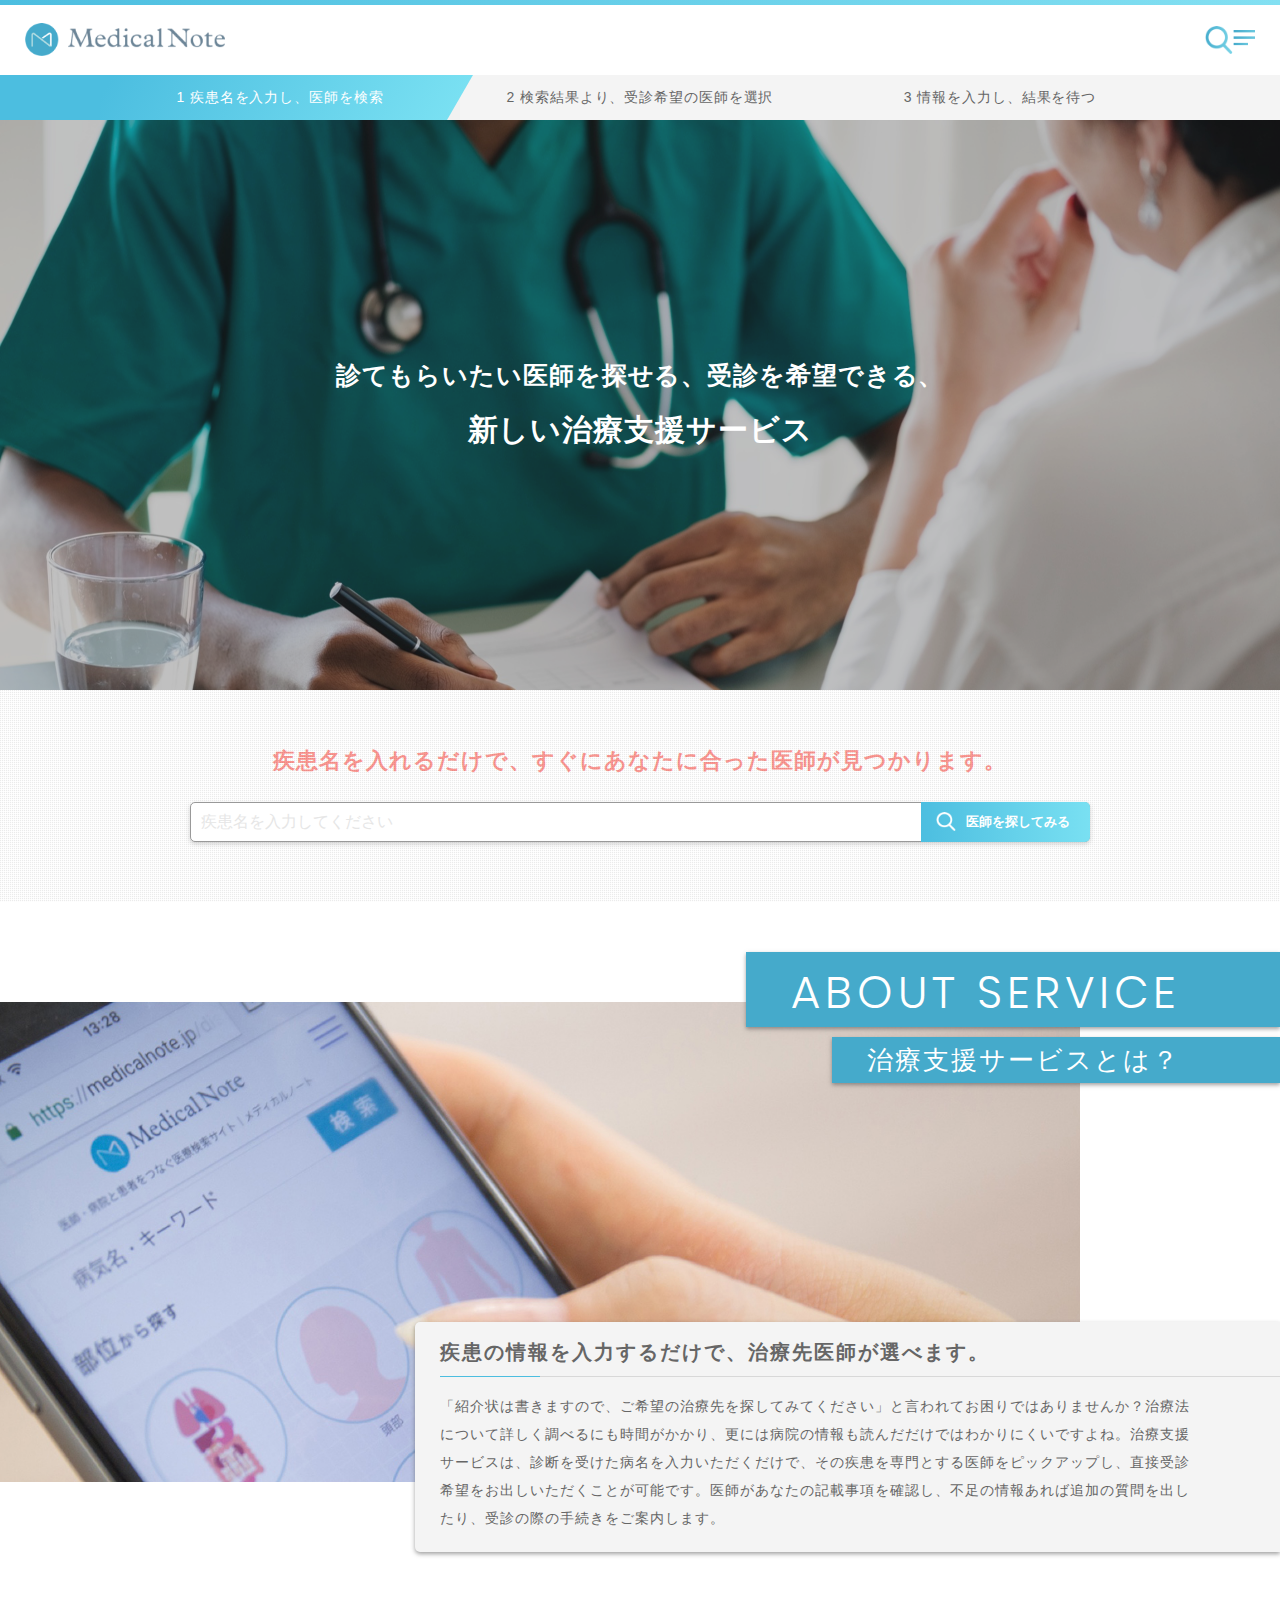
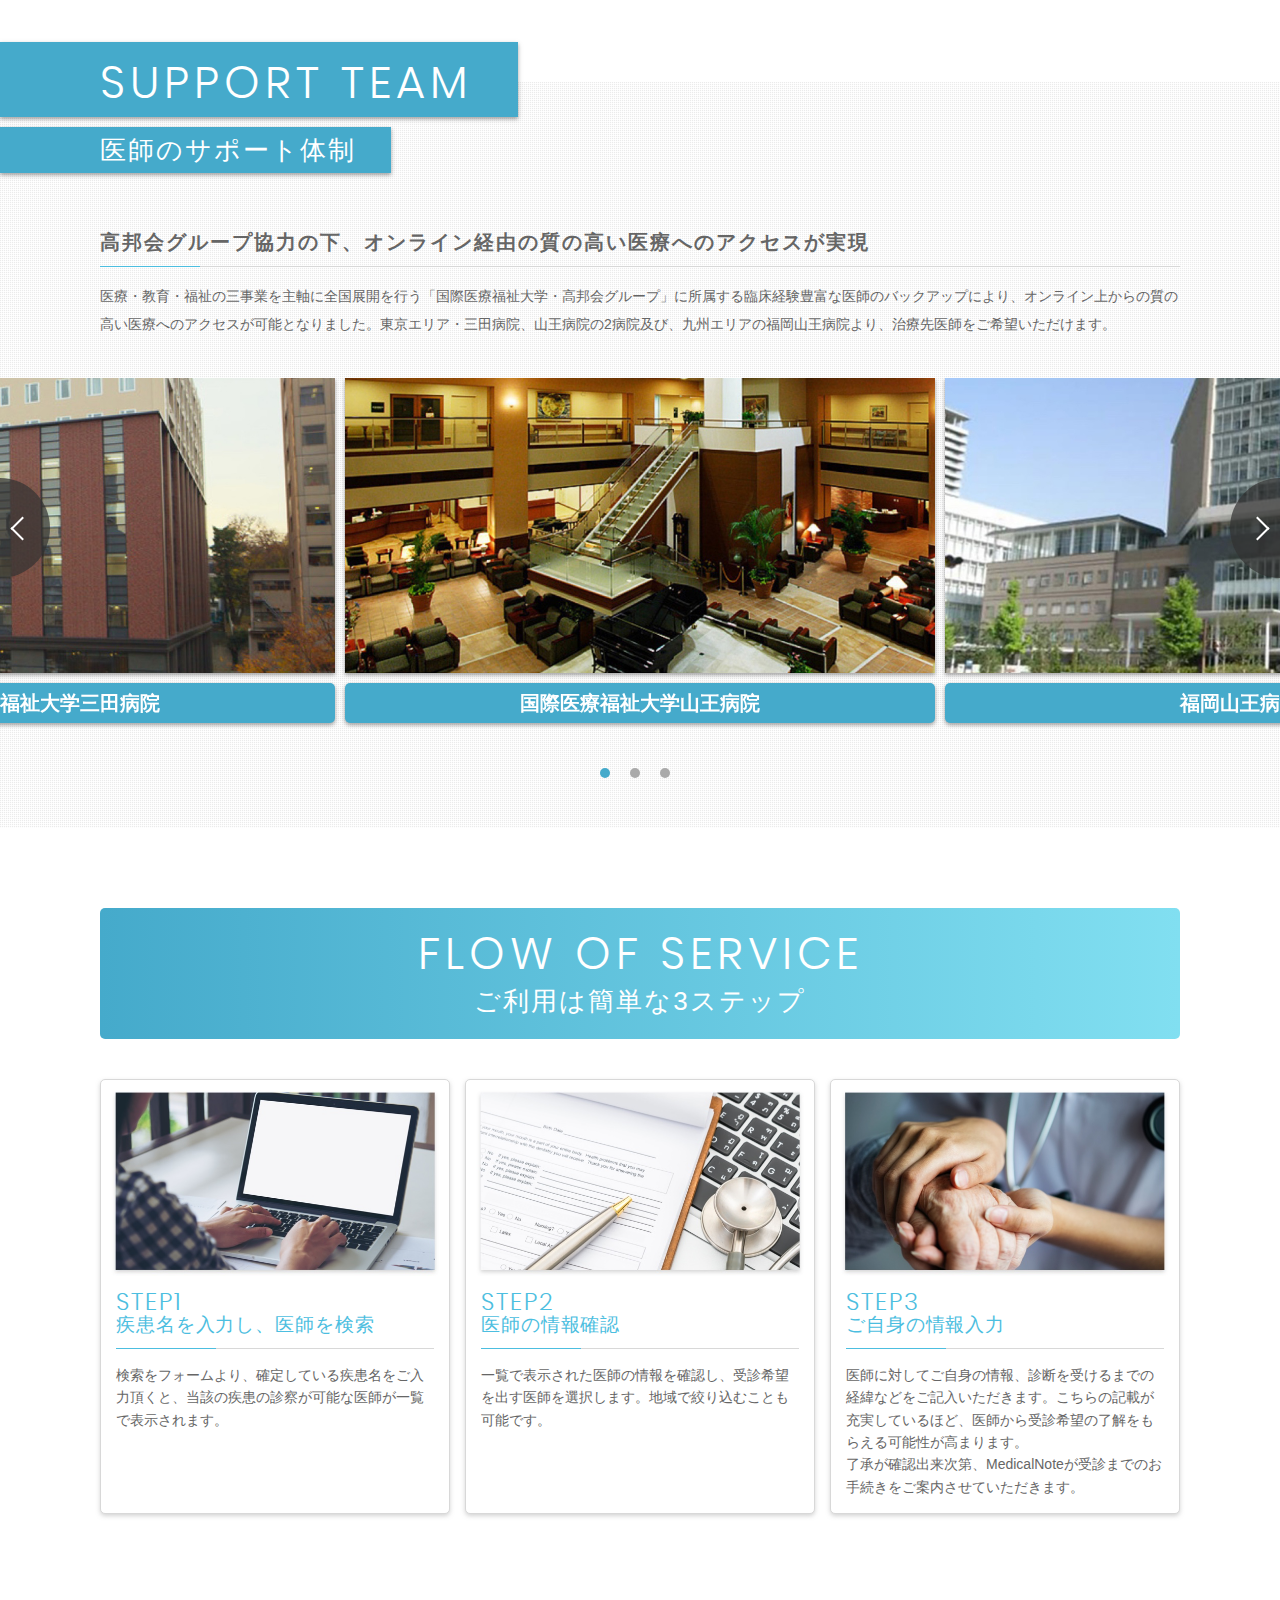
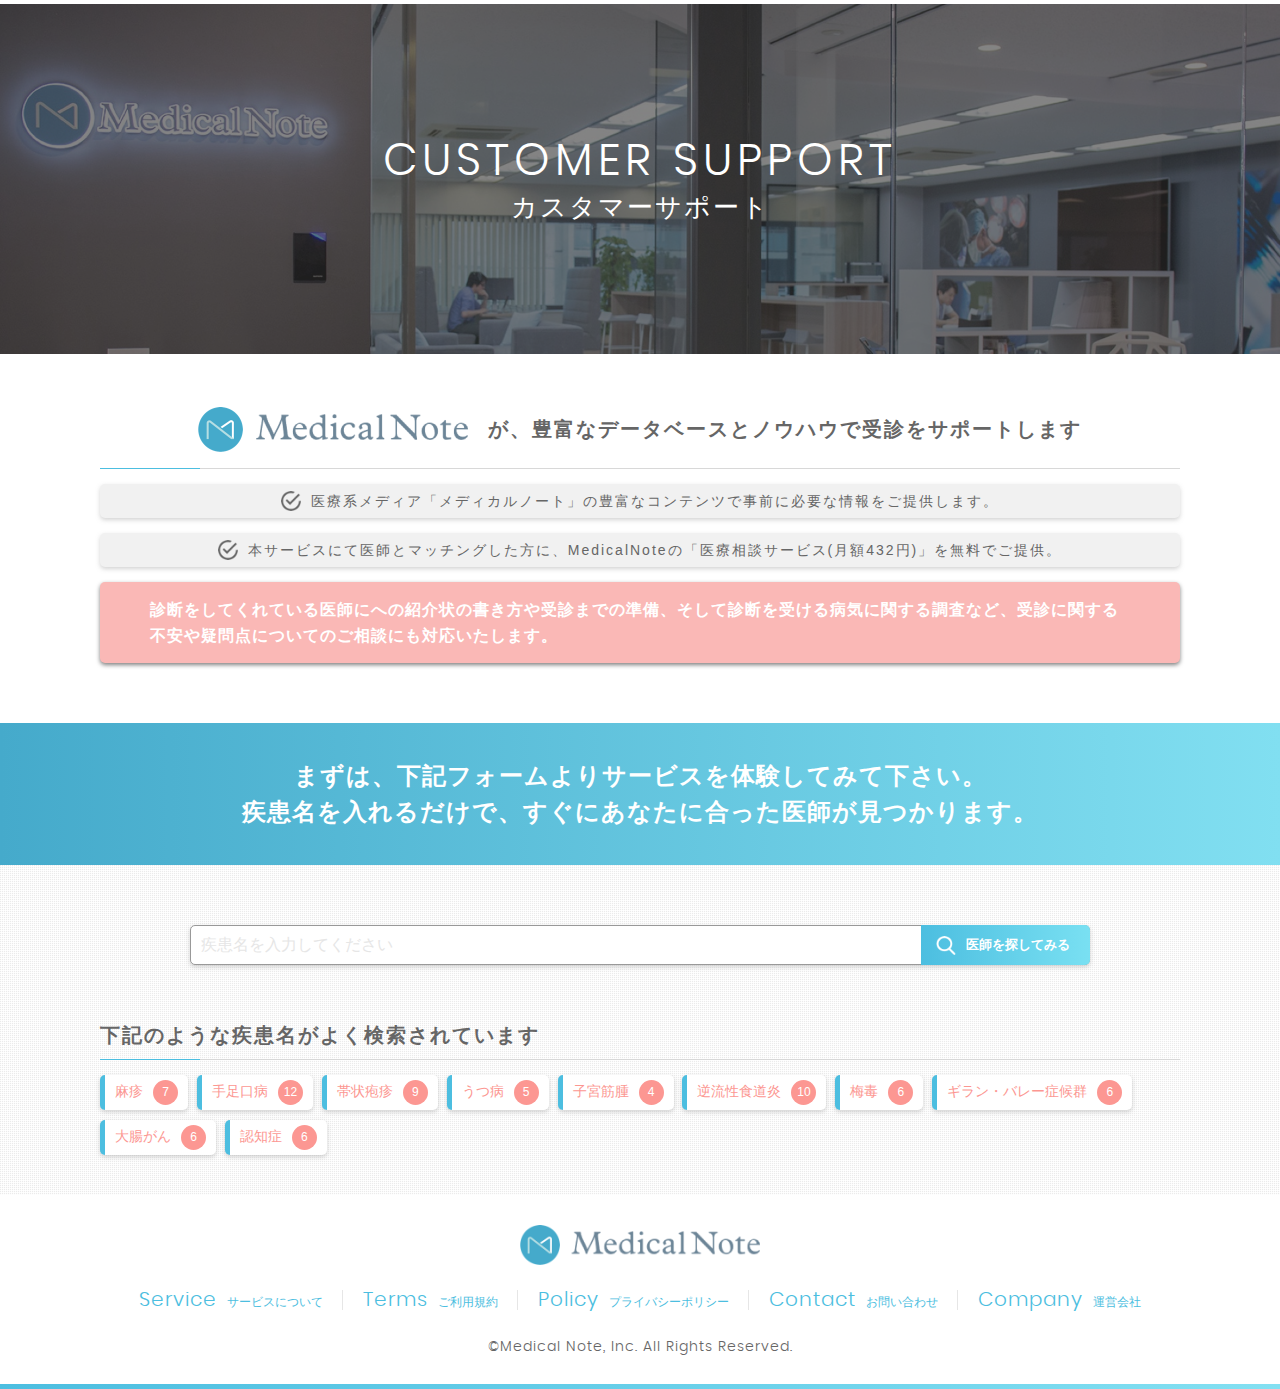
<file: index.html>
<!doctype html>
<html>

<head>
	<meta charset="UTF-8">
	<meta name="viewport" content="width=device-width, initial-scale=1">
	<link rel="canonical" href="https://www.komons-japan.com">
	<title>Doctor Match | 診てもらいたい医師を探せる、受診を希望できる、新しいマッチングサービス</title>
	<meta name="description" content="aaaa">
	<link href="img/common/favicon.png" rel="apple-touch-icon" sizes="180x180">
	<link rel="shortcut icon" href="img/common/favicon.png">
	<meta property="og:type" content="article">
	<meta property="og:image" content="aaaa">
	<meta property="og:url" content="https://www.komons-japan.com">
	<meta property="og:locale" content="ja_JP">
	<meta property="og:type" content="article">
	<meta property="og:title" content="医師一覧 | Doctor Match">
	<meta property="og:description" content="aaaa">
	<meta property="og:url" content="aaaa">
	<meta property="og:site_name" content="ドクターマッチ">
	<link rel="stylesheet" href="css/style.css">
	<script type="text/javascript" src="js/jquery-3.3.1.min.js"></script>
	<script type="text/javascript" src="js/layout.js"></script>
	<script type="text/javascript" src="js/increment.js"></script>
</head>

<body id="user">
	<header>
		<div class="header_inner">
			<div class="header_logo">
				<a href="/"></a>
			</div>
			<div id="headerNav">
				<a href="javascript:void(0);"></a>
			</div>
		</div>
		<div id="slideMenu">
			<div id="slideBg"></div>
			<div class="contents">
				<div class="inner">
					<div id="closeButton">
						<a href="javascript:void(0);"></a>
					</div>
					<div class="form_wrap">
						<div class="search_word">
							<input type="text" id="searchDoctor" placeholder="疾患名を入力してください">
							<div class="submit_wrap">
								<span class="search_icon"></span>
								<input type="button">
							</div>
						</div>
					</div>
					<!-- form_wrap -->
					<div class="suggest_word">
						<span class="search_ttl">候補の疾患名</span>
						<div id="suggestWord">
							<div class="item_ttl">
								<span class="disease_name">疾患名</span>
								<span class="doctor_num">受診可能な医師数</span>
							</div>
							<ul>
							</ul>
						</div>
					</div>
					<div class="popular_word">
						<span class="common_ttl">よく検索されているワード</span>
						<div class="word_list">
							<a href="aaaa">麻疹<span class="num">7</span></a>
							<a href="aaaa">手足口病<span class="num">12</span></a>
							<a href="aaaa">帯状疱疹<span class="num">9</span></a>
							<a href="aaaa">うつ病<span class="num">5</span></a>
							<a href="aaaa">子宮筋腫<span class="num">4</span></a>
							<a href="aaaa">逆流性食道炎<span class="num">10</span></a>
							<a href="aaaa">梅毒<span class="num">6</span></a>
							<a href="aaaa">ギラン・バレー症候群<span class="num">6</span></a>
							<a href="aaaa">大腸がん<span class="num">6</span></a>
							<a href="aaaa">認知症<span class="num">6</span></a>
						</div>
					</div>
				</div>
			</div>
		</div>
	</header>
	<article id="index">
		<section id="bread">
			<div class="inner">
				<div class="step">
					<ul>
						<li class="step01"><span>1 疾患名を入力し、医師を検索</span></li>
						<li class="step02"><span>2 検索結果より、受診希望の医師を選択</span></li>
						<li class="step03"><span>3 情報を入力し、結果を待つ</span></li>
					</ul>
				</div>
			</div>
		</section>
		<!-- bread -->
		<section id="indexMain" style="background-image:url(img/index/main.jpg);">
			<div class="fill"></div>
			<div class="main_content">
				<h1 class="main_ttl">診てもらいたい医師を探せる、<font>受診を希望できる、</font><span>新しい治療支援サービス</span></h1>
			</div>
			<!-- main_content -->
		</section>
		<section id="searchSection">
			<div class="search_form">
				<h2 class="search_ttl">疾患名を入れるだけで、<span>すぐにあなたに合った医師が見つかります。</span></h2>
				<div class="search_section">
					<div class="form_wrap">
						<input type="text" id="searchForm" placeholder="疾患名を入力してください">
						<div class="submit_wrap">
							<input type="button" value="医師を探してみる" class="submit_word">
						</div>
					</div>
					<div id="suggestWord01">
						<span class="suggest_ttl">候補の疾患名</span>
						<div class="item_ttl">
							<span class="disease_name">疾患名</span>
							<span class="doctor_num">受診可能な医師数</span>
						</div>
						<ul>
						</ul>
					</div>
				</div><!-- search_section -->
			</div><!-- search_form -->
		</section>
		<!-- searchForm -->
		<section id="about" class="index_section">
			<div class="index_ttl align_right">
				<h3 class="ttl_en"><span>ABOUT SERVICE</span></h3>
				<h2 class="ttl_ja"><span>治療支援サービスとは？</span></h2>
			</div>
			<div class="content_wrap">
				<div class="img_wrap"></div>
				<div class="txt_wrap">
					<h3 class="common_ttl">疾患の情報を入力するだけで、治療先医師が選べます。</h3>
					<p class="plain_txt"><span>「紹介状は書きますので、ご希望の治療先を探してみてください」と言われてお困りではありませんか？</span><span>治療法について詳しく調べるにも時間がかかり、更には病院の情報も読んだだけではわかりにくいですよね。</span><span>治療支援サービスは、診断を受けた病名を入力いただくだけで、その疾患を専門とする医師をピックアップし、直接受診希望をお出しいただくことが可能です。</span><span>医師があなたの記載事項を確認し、不足の情報あれば追加の質問を出したり、受診の際の手続きをご案内します。</span></p>
				</div>
			</div>
		</section>
		<!-- about -->
		<section id="support" class="index_section">
			<div class="index_ttl align_right">
				<h3 class="ttl_en"><span>SUPPORT TEAM</span></h3>
				<h2 class="ttl_ja"><span>医師のサポート体制</span></h2>
			</div>
			<div class="inner">
				<h3 class="common_ttl">高邦会グループ協力の下、オンライン経由の質の高い医療へのアクセスが実現</h3>
				<p class="plain_txt"><span>医療・教育・福祉の三事業を主軸に全国展開を行う「国際医療福祉大学・高邦会グループ」に所属する臨床経験豊富な医師のバックアップにより、オンライン上からの質の高い医療へのアクセスが可能となりました。</span><span>東京エリア・三田病院、山王病院の2病院及び、九州エリアの福岡山王病院より、治療先医師をご希望いただけます。</span></p>
			</div>
			<div id="slickSlider" class="slick-slider">
				<div class="item_box slick-slide">
					<div class="img_wrap">
						<img src="img/index/hos01.jpg">
					</div>
					<div class="txt_wrap">国際医療福祉大学山王病院</div>
				</div>
				<!-- item_box-->
				<div class="item_box slick-slide">
					<div class="img_wrap">
						<img src="img/index/hos02.jpg">
					</div>
					<div class="txt_wrap">福岡山王病院</div>
				</div>
				<!-- item_box-->
				<div class="item_box slick-slide">
					<div class="img_wrap">
						<img src="img/index/hos03.jpg">
					</div>
					<div class="txt_wrap">国際医療福祉大学三田病院</div>
				</div>
				<!-- item_box-->
			</div>
			<!-- slickSlider -->
		</section>
		<!-- support -->
		<section id="flow" class="index_section">
			<div class="index_ttl align_right">
				<h3 class="ttl_en"><span>FLOW OF SERVICE</span></h3>
				<h2 class="ttl_ja"><span>ご利用は簡単な3ステップ</span></h2>
			</div>
			<!-- index_ttl -->
			<div class="inner">
				<div class="flow_list">
					<ul>
						<li>
							<div class="img_wrap">
								<img src="img/index/step01.jpg">
							</div>
							<div class="txt_wrap">
								<h3 class="common_ttl"><span>STEP1</span>疾患名を入力し、医師を検索</h3>
								<p class="flow_txt"><span>検索をフォームより、確定している疾患名をご入力頂くと、当該の疾患の診察が可能な医師が一覧で表示されます。</span></p>
							</div>
						</li>
						<li>
							<div class="img_wrap">
								<img src="img/index/step02.jpg">
							</div>
							<div class="txt_wrap">
								<h3 class="common_ttl"><span>STEP2</span>医師の情報確認</h3>
								<p class="flow_txt"><span>一覧で表示された医師の情報を確認し、受診希望を出す医師を選択します。地域で絞り込むことも可能です。</span></p>
							</div>
						</li>
						<li>
							<div class="img_wrap">
								<img src="img/index/step03.jpg">
							</div>
							<div class="txt_wrap">
								<h3 class="common_ttl"><span>STEP3</span>ご自身の情報入力</h3>
								<p class="flow_txt"><span>医師に対してご自身の情報、診断を受けるまでの経緯などをご記入いただきます。こちらの記載が充実しているほど、医師から受診希望の了解をもらえる可能性が高まります。</span><span>了承が確認出来次第、MedicalNoteが受診までのお手続きをご案内させていただきます。</span></p>
							</div>
						</li>
				</div>
			</div>
		</section>
		<!-- flow -->
		<section id="customer" class="index_section">
			<div class="main_wrap">
				<div class="index_ttl align_right">
					<h3 class="ttl_en"><span>CUSTOMER SUPPORT</span></h3>
					<h2 class="ttl_ja"><span>カスタマーサポート</span></h2>
				</div>
				<!-- index_ttl -->
				<div class="img_wrap">
					<div class="fill"></div>
				</div>
			</div>
			<!-- main_wrap -->
			<div class="inner">
				<h3 class="common_ttl"><span>が、豊富なデータベースとノウハウで受診をサポートします</span></h3>
				<div class="txt_wrap">
					<div class="support_txt">
						<span>医療系メディア「メディカルノート」の豊富なコンテンツで事前に必要な情報をご提供します。</span>
					</div>
					<div class="support_txt">
						<span>本サービスにて医師とマッチングした方に、MedicalNoteの「医療相談サービス(月額432円)」を無料でご提供。</span>
					</div>
					<div class="support_summary">
						<p class="txt">診断をしてくれている医師にへの紹介状の書き方や受診までの準備、そして診断を受ける病気に関する調査など、受診に関する不安や疑問点についてのご相談にも対応いたします。</p>
					</div>
				</div>
				<!-- txt_wrap -->
			</div>
			<!-- inner -->
		</section>
		<!-- customer -->
		<section id="seachSection2">
			<div class="txt_upper">
				<h2 class="ttl"><span>まずは、下記フォームより<font>サービスを体験してみて下さい。</font></span><span>疾患名を入れるだけで、<font>すぐにあなたに合った医師が見つかります。</font></span></h2>
			</div>
			<div class="search_form">
				<div class="search_section">
					<div class="form_wrap">
						<input type="text" id="searchForm2" placeholder="疾患名を入力してください">
						<div class="submit_wrap">
							<input type="button" value="医師を探してみる" class="submit_word">
						</div>
					</div>
					<div id="suggestWord02">
						<span class="suggest_ttl">候補の疾患名</span>
						<div class="item_ttl">
							<span class="disease_name">疾患名</span>
							<span class="doctor_num">受診可能な医師数</span>
						</div>
						<ul>
						</ul>
					</div>
				</div><!-- search_section -->
			</div>
			<!-- search_form -->
			<div class="tag_wrap inner">
				<h3 class="common_ttl"><span>下記のような疾患名がよく検索されています</span></h3>
				<div id="tagList" class="tag_list">
					<a href="aaaa">麻疹<span class="num">7</span></a>
					<a href="aaaa">手足口病<span class="num">12</span></a>
					<a href="aaaa">帯状疱疹<span class="num">9</span></a>
					<a href="aaaa">うつ病<span class="num">5</span></a>
					<a href="aaaa">子宮筋腫<span class="num">4</span></a>
					<a href="aaaa">逆流性食道炎<span class="num">10</span></a>
					<a href="aaaa">梅毒<span class="num">6</span></a>
					<a href="aaaa">ギラン・バレー症候群<span class="num">6</span></a>
					<a href="aaaa">大腸がん<span class="num">6</span></a>
					<a href="aaaa">認知症<span class="num">6</span></a>
				</div>
			</div>
		</section>
		<link rel="stylesheet" href="slick/slick.css">
		<script type="text/javascript" src="slick/slick.min.js"></script>
	</article>
	<footer>
		<div class="footer_inner">
			<div class="footer_logo">
				<img src="img/common/footer_logo.png">
			</div>
			<div class="footer_nav">
				<nav>
					<ul>
						<li>
							<a href="/"><span>Service</span>サービスについて</a>
						</li>
						<li>
							<a href="aaaa"><span>Terms</span>ご利用規約</a>
						</li>
						<li>
							<a href="/"><span>Policy</span>プライバシーポリシー</a>
						</li>
						<li>
							<a href="/"><span>Contact</span>お問い合わせ</a>
						</li>
						<li>
							<a href="/"><span>Company</span>運営会社</a>
						</li>
					</ul>
				</nav>
			</div>
			<div class="footer_copy">
				<p>©Medical Note, Inc. All Rights Reserved.</p>
			</div>
		</div>
	</footer>
</body>

</html>
</file>
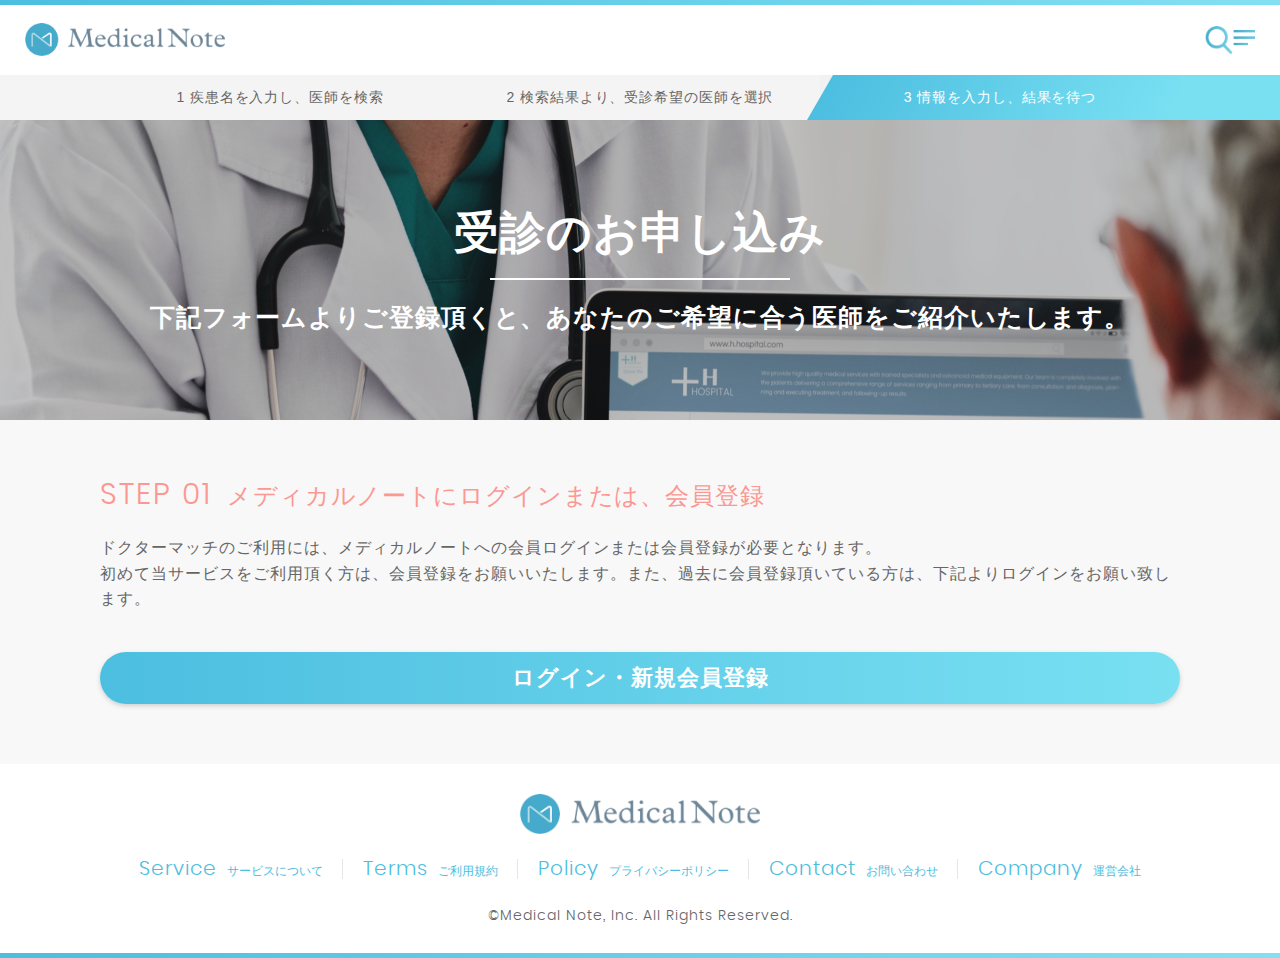
<file: apply_login.html>
<!doctype html>
<html>

<head>
	<meta charset="UTF-8">
	<meta name="viewport" content="width=device-width, initial-scale=1">
	<link rel="canonical" href="https://www.komons-japan.com">
	<title>受診のお申し込み | Doctor Match</title>
	<meta name="description" content="aaaa">
	<link href="img/common/favicon.png" rel="apple-touch-icon" sizes="180x180">
	<link rel="shortcut icon" href="img/common/favicon.png">
	<meta property="og:type" content="article">
	<meta property="og:image" content="aaaa">
	<meta property="og:url" content="https://www.komons-japan.com">
	<meta property="og:locale" content="ja_JP">
	<meta property="og:type" content="article">
	<meta property="og:title" content="医師一覧 | Doctor Match">
	<meta property="og:description" content="aaaa">
	<meta property="og:url" content="aaaa">
	<meta property="og:site_name" content="ドクターマッチ">
	<link rel="stylesheet" href="css/style.css">
	<script type="text/javascript" src="js/jquery-3.3.1.min.js"></script>
	<script type="text/javascript" src="js/layout.js"></script>
	<script type="text/javascript" src="js/increment.js"></script>
</head>
<body id="user">
	<header>
		<div class="header_inner">
			<div class="header_logo">
				<a href="/"></a>
			</div>
			<div id="headerNav">
				<a href="javascript:void(0);"></a>
			</div>
		</div>
		<div id="slideMenu">
			<div id="slideBg"></div>
			<div class="contents">
				<div class="inner">
					<div id="closeButton">
						<a href="javascript:void(0);"></a>
					</div>
					<div class="form_wrap">
						<div class="search_word">
							<input type="text" id="searchDoctor" placeholder="疾患名を入力してください">
							<div class="submit_wrap">
								<span class="search_icon"></span>
								<input type="button">
							</div>
						</div>
					</div>
					<!-- form_wrap -->
					<div class="suggest_word">
						<span class="search_ttl">候補の疾患名</span>
						<div id="suggestWord">
							<div class="item_ttl">
								<span class="disease_name">疾患名</span>
								<span class="doctor_num">受診可能な医師数</span>
							</div>
							<ul>
							</ul>
						</div>
					</div>
					<div class="popular_word">
						<span class="common_ttl">よく検索されているワード</span>
						<div class="word_list">
							<a href="aaaa">麻疹<span class="num">7</span></a>
							<a href="aaaa">手足口病<span class="num">12</span></a>
							<a href="aaaa">帯状疱疹<span class="num">9</span></a>
							<a href="aaaa">うつ病<span class="num">5</span></a>
							<a href="aaaa">子宮筋腫<span class="num">4</span></a>
							<a href="aaaa">逆流性食道炎<span class="num">10</span></a>
							<a href="aaaa">梅毒<span class="num">6</span></a>
							<a href="aaaa">ギラン・バレー症候群<span class="num">6</span></a>
							<a href="aaaa">大腸がん<span class="num">6</span></a>
							<a href="aaaa">認知症<span class="num">6</span></a>
						</div>
					</div>
				</div>
			</div>
		</div>
	</header>
<article id="apply">
	<section id="bread">
		<div class="inner">
			<div class="step">
				<ul>
					<li class="step01"><span>1 疾患名を入力し、医師を検索</span></li>
					<li class="step02"><span>2 検索結果より、受診希望の医師を選択</span></li>
					<li class="step03"><span>3 情報を入力し、結果を待つ</span></li>
				</ul>
			</div>
		</div>
	</section>
	<section id="main" style="background-image: url(img/apply/main.jpg);">
		<div class="fill"></div>
		<div class="main_content">
			<h1 class="main_ttl">受診のお申し込み</h1>
			<div class="sub_ttl">
				<h2>下記フォームよりご登録頂くと、<span class="newline">あなたのご希望に合う医師を<font>ご紹介いたします。</fonr></span>
			</div>
		</div><!-- main_content -->
	</section>
	<section id="step01" class="apply_section gray_bg">
		<div class="inner">
		<div class="txt_upper">
			<h3 class="apply_ttl"><span>STEP 01</span>メディカルノートにログインまたは、会員登録</h3>
			<p class="apply_txt"><span>ドクターマッチのご利用には、メディカルノートへの会員ログインまたは会員登録が必要となります。</span><span>初めて当サービスをご利用頂く方は、会員登録をお願いいたします。また、過去に会員登録頂いている方は、下記よりログインをお願い致します。</span></p>
		</div><!-- txt_upper -->
		<div class="login_button">
			<a href="aaaa">ログイン・新規会員登録</a>
		</div>
	</div><!-- inner -->
	</section>
</article>
<footer>
	<div class="footer_inner">
		<div class="footer_logo">
			<img src="img/common/footer_logo.png">
		</div>
		<div class="footer_nav">
			<nav>
				<ul>
					<li>
						<a href="/"><span>Service</span>サービスについて</a>
					</li>
					<li>
						<a href="aaaa"><span>Terms</span>ご利用規約</a>
					</li>
					<li>
						<a href="/"><span>Policy</span>プライバシーポリシー</a>
					</li>
					<li>
						<a href="/"><span>Contact</span>お問い合わせ</a>
					</li>
					<li>
						<a href="/"><span>Company</span>運営会社</a>
					</li>
				</ul>
			</nav>
	</div>
	<div class="footer_copy">
		<p>©Medical Note, Inc. All Rights Reserved.</p>
	</div>
</div>
</footer>
</body>
</html>
</file>
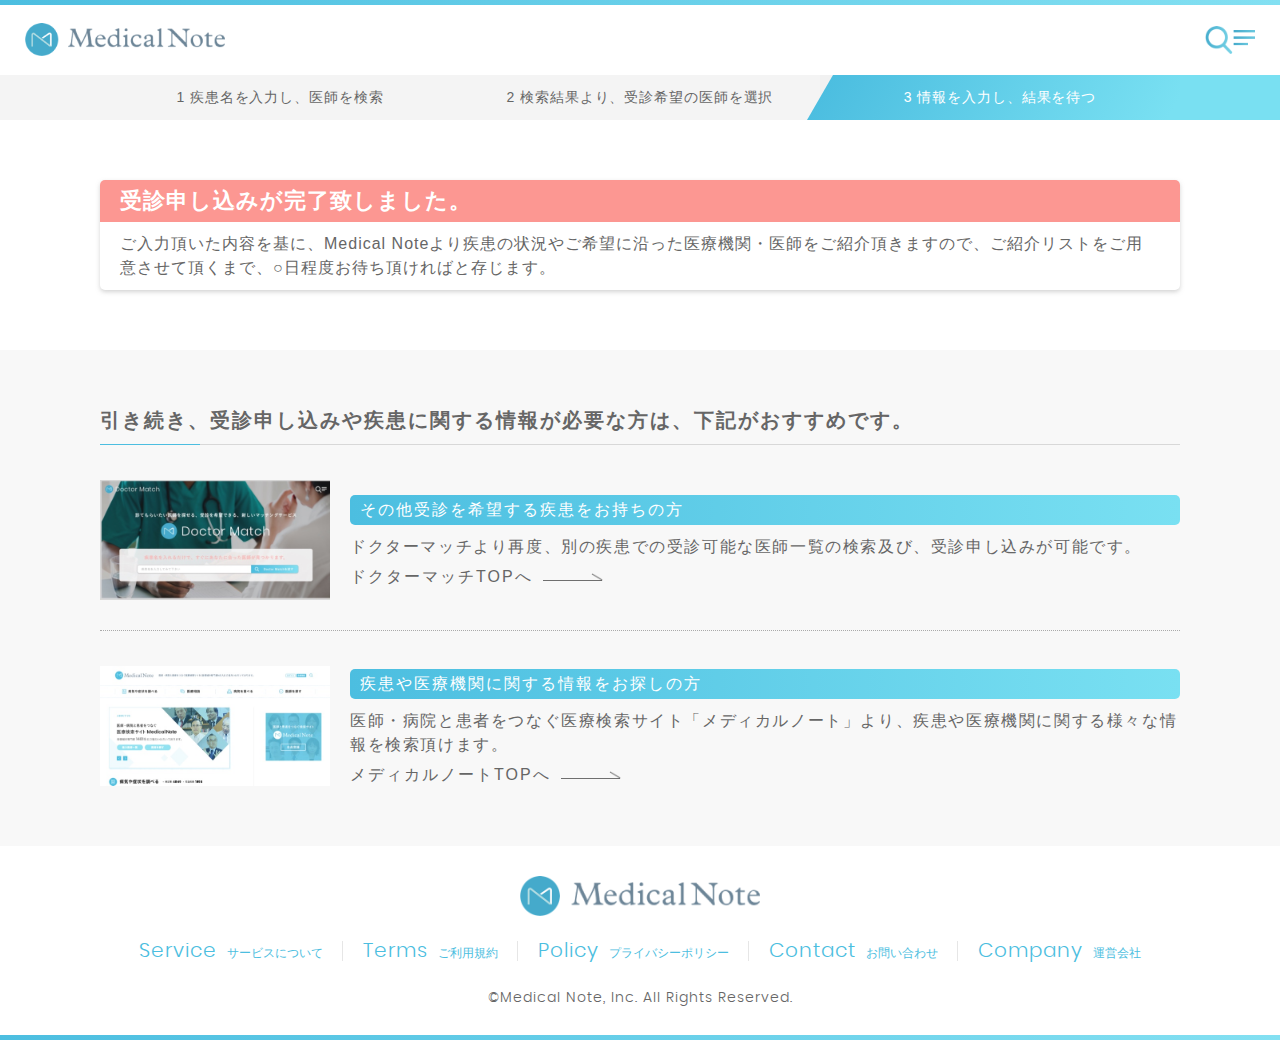
<file: apply_resister_complete.html>
<!doctype html>
<html>

<head>
	<meta charset="UTF-8">
	<meta name="viewport" content="width=device-width, initial-scale=1">
	<link rel="canonical" href="https://www.komons-japan.com">
	<title>受診のお申し込み | Doctor Match</title>
	<meta name="description" content="aaaa">
	<link href="img/common/favicon.png" rel="apple-touch-icon" sizes="180x180">
	<link rel="shortcut icon" href="img/common/favicon.png">
	<meta property="og:type" content="article">
	<meta property="og:image" content="aaaa">
	<meta property="og:url" content="https://www.komons-japan.com">
	<meta property="og:locale" content="ja_JP">
	<meta property="og:type" content="article">
	<meta property="og:title" content="医師一覧 | Doctor Match">
	<meta property="og:description" content="aaaa">
	<meta property="og:url" content="aaaa">
	<meta property="og:site_name" content="ドクターマッチ">
	<link rel="stylesheet" href="css/style.css">
	<script type="text/javascript" src="js/jquery-3.3.1.min.js"></script>
	<script type="text/javascript" src="js/layout.js"></script>
	<script type="text/javascript" src="js/increment.js"></script>
</head>
<body id="user">
	<header>
		<div class="header_inner">
			<div class="header_logo">
				<a href="/"></a>
			</div>
			<div id="headerNav">
				<a href="javascript:void(0);"></a>
			</div>
		</div>
		<div id="slideMenu">
			<div id="slideBg"></div>
			<div class="contents">
				<div class="inner">
					<div id="closeButton">
						<a href="javascript:void(0);"></a>
					</div>
					<div class="form_wrap">
						<div class="search_word">
							<input type="text" id="searchDoctor" placeholder="疾患名を入力してください">
							<div class="submit_wrap">
								<span class="search_icon"></span>
								<input type="button">
							</div>
						</div>
					</div>
					<!-- form_wrap -->
					<div class="suggest_word">
						<span class="search_ttl">候補の疾患名</span>
						<div id="suggestWord">
							<div class="item_ttl">
								<span class="disease_name">疾患名</span>
								<span class="doctor_num">受診可能な医師数</span>
							</div>
							<ul>
							</ul>
						</div>
					</div>
					<div class="popular_word">
						<span class="common_ttl">よく検索されているワード</span>
						<div class="word_list">
							<a href="aaaa">麻疹<span class="num">7</span></a>
							<a href="aaaa">手足口病<span class="num">12</span></a>
							<a href="aaaa">帯状疱疹<span class="num">9</span></a>
							<a href="aaaa">うつ病<span class="num">5</span></a>
							<a href="aaaa">子宮筋腫<span class="num">4</span></a>
							<a href="aaaa">逆流性食道炎<span class="num">10</span></a>
							<a href="aaaa">梅毒<span class="num">6</span></a>
							<a href="aaaa">ギラン・バレー症候群<span class="num">6</span></a>
							<a href="aaaa">大腸がん<span class="num">6</span></a>
							<a href="aaaa">認知症<span class="num">6</span></a>
						</div>
					</div>
				</div>
			</div>
		</div>
	</header>
<article id="apply" class="apply_complete">
	<section id="bread">
		<div class="inner">
			<div class="step">
				<ul>
					<li class="step01"><span>1 疾患名を入力し、医師を検索</span></li>
					<li class="step02"><span>2 検索結果より、受診希望の医師を選択</span></li>
					<li class="step03"><span>3 情報を入力し、結果を待つ</span></li>
				</ul>
			</div>
		</div>
	</section>
	<section id="mainTitle">
		<div class="mainttl_inner">
			<h1 class="main_ttl">受診申し込みが完了致しました。</h1>
			<p class="main_ttl_txt"><span>ご入力頂いた内容を基に、Medical Noteより疾患の状況やご希望に沿った医療機関・医師をご紹介頂きますので、ご紹介リストをご用意させて頂くまで、○日程度お待ち頂ければと存じます。</span></p>
		</div>
	</section>
	<section id="links">
		<div class="inner">
			<h3 class="common_ttl">引き続き、受診申し込みや疾患に関する情報が必要な方は、下記がおすすめです。</h3>
			<div class="link_wrap">
				<div class="img_wrap">
					<a href="aaaa"><img src="img/apply/complete_link01.jpg"></a>
				</div>
				<div class="txt_wrap">
					<h3 class="link_ttl">その他受診を希望する疾患をお持ちの方</h3>
					<p class="link_txt">ドクターマッチより再度、別の疾患での受診可能な医師一覧の検索及び、受診申し込みが可能です。</p>
					<a class="link_button" href="/"><span>ドクターマッチTOPへ</span></a>
				</div>
			</div><!-- link_wrap -->
			<div class="link_wrap">
				<div class="img_wrap">
					<a href="aaaa"><img src="img/apply/complete_link02.jpg"></a>
				</div>
				<div class="txt_wrap">
					<h3 class="link_ttl">疾患や医療機関に関する情報をお探しの方</h3>
					<p class="link_txt">医師・病院と患者をつなぐ医療検索サイト「メディカルノート」より、疾患や医療機関に関する様々な情報を検索頂けます。</p>
					<a class="link_button" href="/"><span>メディカルノートTOPへ</span></a>
				</div>
			</div><!-- link_wrap -->
		</div><!-- inner -->
	</section>
</article>
<footer>
	<div class="footer_inner">
		<div class="footer_logo">
			<img src="img/common/footer_logo.png">
		</div>
		<div class="footer_nav">
			<nav>
				<ul>
					<li>
						<a href="/"><span>Service</span>サービスについて</a>
					</li>
					<li>
						<a href="aaaa"><span>Terms</span>ご利用規約</a>
					</li>
					<li>
						<a href="/"><span>Policy</span>プライバシーポリシー</a>
					</li>
					<li>
						<a href="/"><span>Contact</span>お問い合わせ</a>
					</li>
					<li>
						<a href="/"><span>Company</span>運営会社</a>
					</li>
				</ul>
			</nav>
	</div>
	<div class="footer_copy">
		<p>©Medical Note, Inc. All Rights Reserved.</p>
	</div>
</div>
</footer>
</body>
</html>
</file>
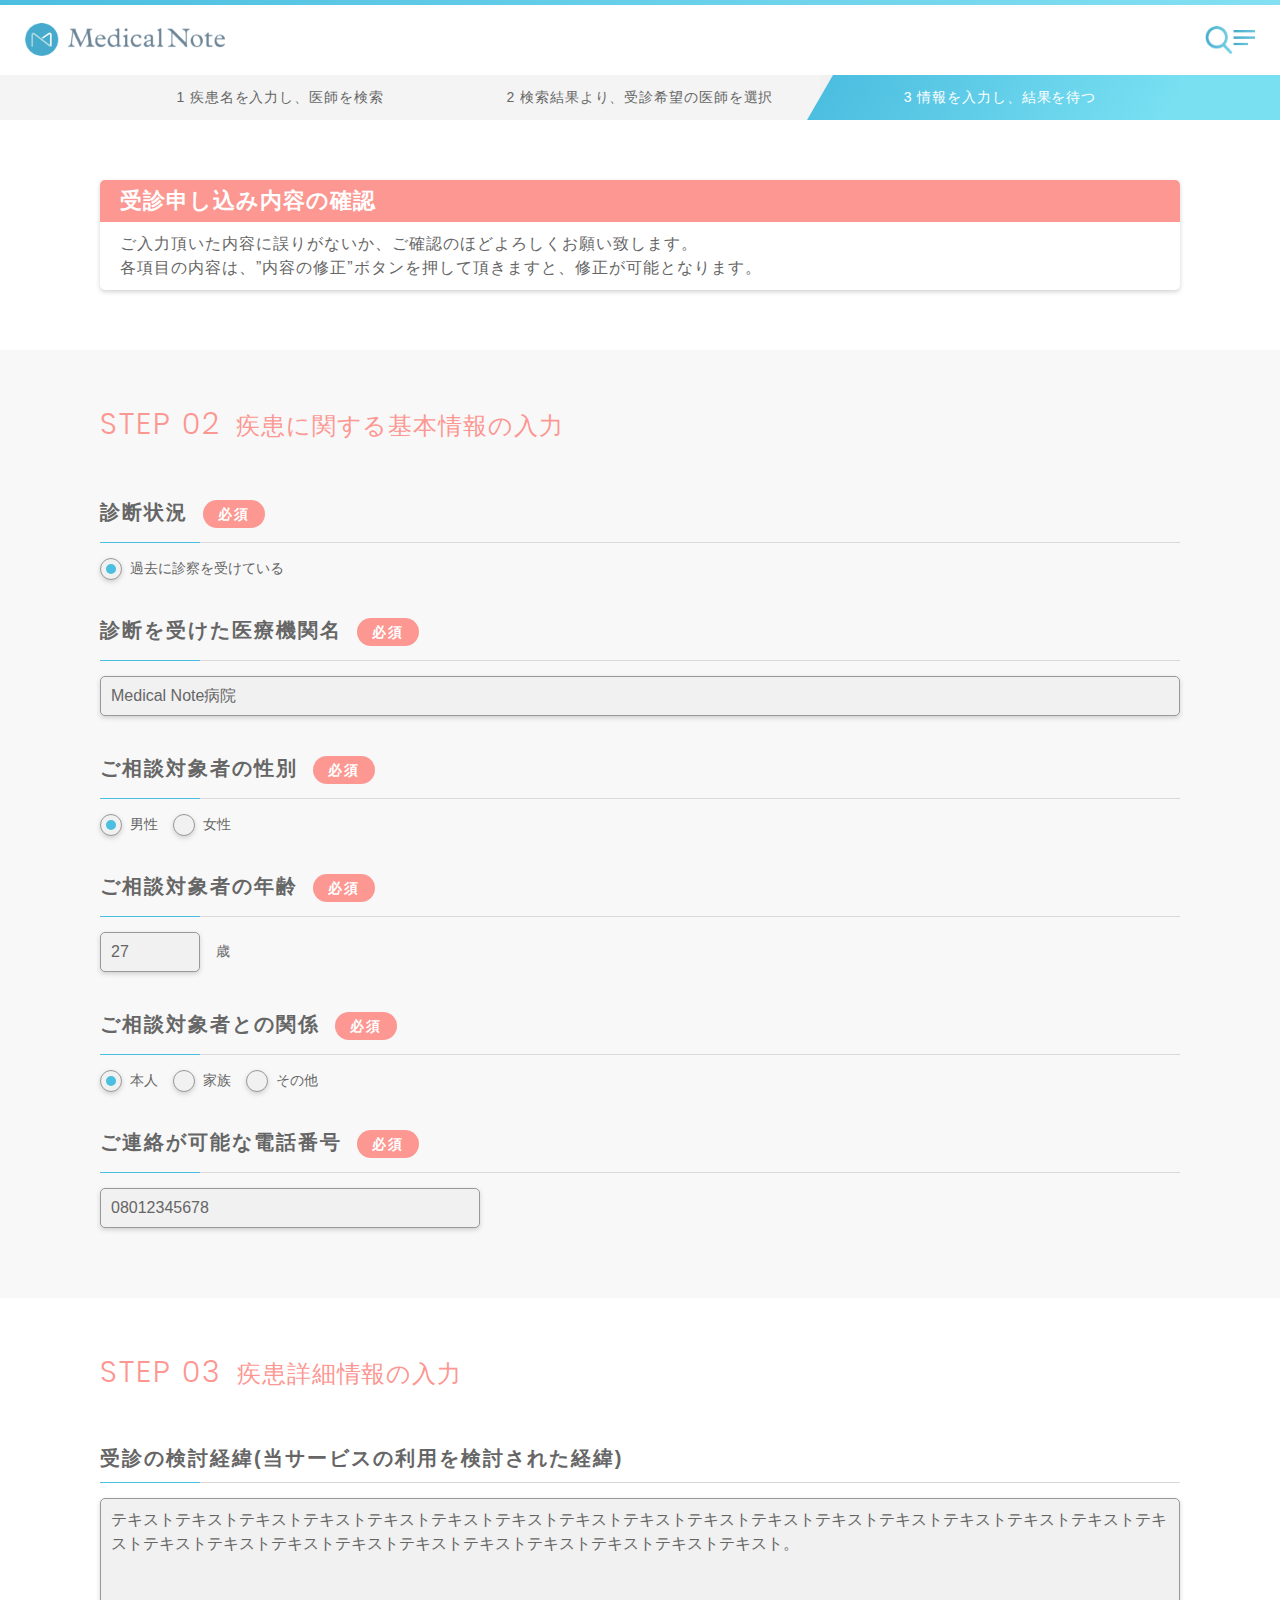
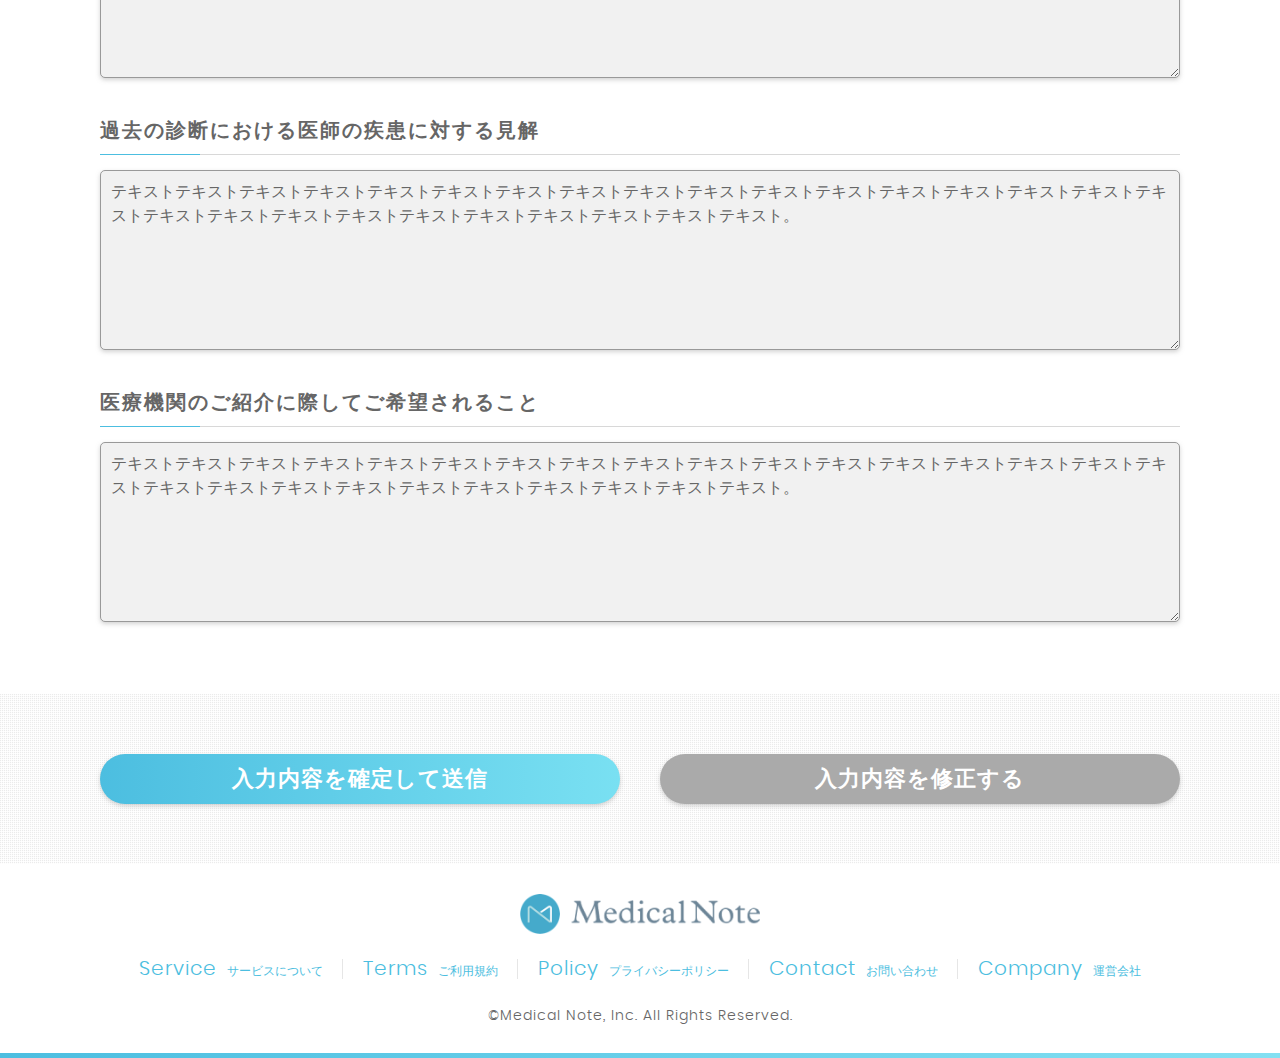
<file: apply_resister_confirm.html>
<!doctype html>
<html>

<head>
	<meta charset="UTF-8">
	<meta name="viewport" content="width=device-width, initial-scale=1">
	<link rel="canonical" href="https://www.komons-japan.com">
	<title>受診のお申し込み | Doctor Match</title>
	<meta name="description" content="aaaa">
	<link href="img/common/favicon.png" rel="apple-touch-icon" sizes="180x180">
	<link rel="shortcut icon" href="img/common/favicon.png">
	<meta property="og:type" content="article">
	<meta property="og:image" content="aaaa">
	<meta property="og:url" content="https://www.komons-japan.com">
	<meta property="og:locale" content="ja_JP">
	<meta property="og:type" content="article">
	<meta property="og:title" content="医師一覧 | Doctor Match">
	<meta property="og:description" content="aaaa">
	<meta property="og:url" content="aaaa">
	<meta property="og:site_name" content="ドクターマッチ">
	<link rel="stylesheet" href="css/style.css">
	<script type="text/javascript" src="js/jquery-3.3.1.min.js"></script>
	<script type="text/javascript" src="js/layout.js"></script>
	<script type="text/javascript" src="js/increment.js"></script>
</head>
<body id="user">
	<header>
		<div class="header_inner">
			<div class="header_logo">
				<a href="/"></a>
			</div>
			<div id="headerNav">
				<a href="javascript:void(0);"></a>
			</div>
		</div>
		<div id="slideMenu">
			<div id="slideBg"></div>
			<div class="contents">
				<div class="inner">
					<div id="closeButton">
						<a href="javascript:void(0);"></a>
					</div>
					<div class="form_wrap">
						<div class="search_word">
							<input type="text" id="searchDoctor" placeholder="疾患名を入力してください">
							<div class="submit_wrap">
								<span class="search_icon"></span>
								<input type="button">
							</div>
						</div>
					</div>
					<!-- form_wrap -->
					<div class="suggest_word">
						<span class="search_ttl">候補の疾患名</span>
						<div id="suggestWord">
							<div class="item_ttl">
								<span class="disease_name">疾患名</span>
								<span class="doctor_num">受診可能な医師数</span>
							</div>
							<ul>
							</ul>
						</div>
					</div>
					<div class="popular_word">
						<span class="common_ttl">よく検索されているワード</span>
						<div class="word_list">
							<a href="aaaa">麻疹<span class="num">7</span></a>
							<a href="aaaa">手足口病<span class="num">12</span></a>
							<a href="aaaa">帯状疱疹<span class="num">9</span></a>
							<a href="aaaa">うつ病<span class="num">5</span></a>
							<a href="aaaa">子宮筋腫<span class="num">4</span></a>
							<a href="aaaa">逆流性食道炎<span class="num">10</span></a>
							<a href="aaaa">梅毒<span class="num">6</span></a>
							<a href="aaaa">ギラン・バレー症候群<span class="num">6</span></a>
							<a href="aaaa">大腸がん<span class="num">6</span></a>
							<a href="aaaa">認知症<span class="num">6</span></a>
						</div>
					</div>
				</div>
			</div>
		</div>
	</header>
<article id="apply" class="apply_confirm">
	<section id="bread">
		<div class="inner">
			<div class="step">
				<ul>
					<li class="step01"><span>1 疾患名を入力し、医師を検索</span></li>
					<li class="step02"><span>2 検索結果より、受診希望の医師を選択</span></li>
					<li class="step03"><span>3 情報を入力し、結果を待つ</span></li>
				</ul>
			</div>
		</div>
	</section>
	<section id="mainTitle">
		<div class="mainttl_inner">
			<h1 class="main_ttl">受診申し込み内容の確認</h1>
			<p class="main_ttl_txt"><span>ご入力頂いた内容に誤りがないか、ご確認のほどよろしくお願い致します。</span><span>各項目の内容は、”内容の修正”ボタンを押して頂きますと、修正が可能となります。</span></p>
		</div>
	</section>
	<form action="aaaa" method="post">
	<section id="step02" class="apply_section gray_bg">
		<div class="inner">
		<div class="txt_upper">
			<h3 class="apply_ttl"><span>STEP 02</span>疾患に関する基本情報の入力</h3>
		</div><!-- txt_upper -->
		<div class="form_block">
			<div class="form_wrap">
				<div class="form_ttl required">
					<h3 class="common_ttl"><span>診断状況</span></h3>

				</div><!-- form_ttl -->
				<div class="form_radio">
				<span class="radio_item first">
							<label class="selected"><input disabled='disabled' type="checkbox" value="過去に診察を受けている" checked="checked" class="checkbox"><span class="radio_label">過去に診察を受けている</span>
							</label>
				</span>
			</div>
			</div><!-- form_wrap -->
			<div class="form_wrap">
				<div class="form_ttl required">
					<h3 class="common_ttl"><span>診断を受けた医療機関名</span></h3>

				</div><!-- form_ttl -->
				<div class="form_text">
					<input type="text" readonly="readonly" placeholder="Medical Note病院" value="Medical Note病院">
			</div>
			</div><!-- form_wrap -->
			<div class="form_wrap">
				<div class="form_ttl required">
					<h3 class="common_ttl"><span>ご相談対象者の性別</span></h3>
				</div><!-- form_ttl -->
				<div class="form_radio">
				<span class="radio_item first">
							<label class="selected">
								<input disabled='disabled' type="radio" name="sex" value="男性" checked="checked"  class="radiobutton"><span class="radio_label">男性</span>
							</label>
				</span>
				<span class="radio_item first">
							<label><input disabled='disabled' type="radio" name="sex" id="tokyo" value="女性"  class="radiobutton"><span class="radio_label">女性</span>
							</label>
				</span>
			</div>
			</div><!-- form_wrap -->
			<div class="form_wrap">
				<div class="form_ttl required">
					<h3 class="common_ttl"><span>ご相談対象者の年齢</span></h3>
				</div><!-- form_ttl -->
				<div class="form_text">
					<input readonly="readonly" type="number" name="age" value="27">歳
			</div>
			</div><!-- form_wrap -->
			<div class="form_wrap">
				<div class="form_ttl required">
					<h3 class="common_ttl"><span>ご相談対象者との関係</span></h3>
				</div><!-- form_ttl -->
				<div class="form_radio">
				<span class="radio_item first">
							<label class="selected">
								<input disabled='disabled' checked="checked" type="radio" name="user" value="本人" class="radiobutton"><span class="radio_label">本人</span>
							</label>
				</span>
				<span class="radio_item first">
							<label><input disabled='disabled' type="radio" name="user" value="家族" class="radiobutton"><span class="radio_label">家族</span>
							</label>
				</span>
				<span class="radio_item first">
							<label><input disabled='disabled' type="radio" name="user" value="その他" class="radiobutton"><span class="radio_label">その他</span>
							</label>
				</span>
			</div>
			</div><!-- form_wrap -->
			<div class="form_wrap">
				<div class="form_ttl required">
					<h3 class="common_ttl"><span>ご連絡が可能な電話番号</span></h3>
				</div><!-- form_ttl -->
				<div class="form_text">
					<input readonly="readonly" type="tel" name="phone" placeholder="例) 0312345678(ハイフン無し)" value="08012345678">
			</div>
			</div><!-- form_wrap -->
		</div>
	</div><!-- inner -->
	</section>
	<section id="step03" class="apply_section">
		<div class="inner">
		<div class="txt_upper">
			<h3 class="apply_ttl"><span>STEP 03</span>疾患詳細情報の入力</h3>
		</div><!-- txt_upper -->
		<div class="form_block">
			<div class="form_wrap">
				<div class="form_ttl">
					<h3 class="common_ttl"><span>受診の検討経緯(当サービスの利用を検討された経緯)</span></h3>
				</div><!-- form_ttl -->
				<div class="form_textarea">
					<textarea readonly="readonly" placeholder="記入例) テキストテキストテキストテキストテキストテキストテキストテキストテキストテキストテキストテキストテキストテキストテキストテキストテキストテキストテキストテキストテキストテキストテキストテキストテキストテキストテキスト。">テキストテキストテキストテキストテキストテキストテキストテキストテキストテキストテキストテキストテキストテキストテキストテキストテキストテキストテキストテキストテキストテキストテキストテキストテキストテキストテキスト。</textarea>
			</div><!-- form_textarea -->
			</div><!-- form_wrap -->
			<div class="form_wrap">
				<div class="form_ttl">
					<h3 class="common_ttl"><span>過去の診断における医師の疾患に対する見解</span></h3>

				</div><!-- form_ttl -->
				<div class="form_textarea">
					<textarea readonly="readonly" placeholder="記入例) テキストテキストテキストテキストテキストテキストテキストテキストテキストテキストテキストテキストテキストテキストテキストテキストテキストテキストテキストテキストテキストテキストテキストテキストテキストテキストテキスト。">テキストテキストテキストテキストテキストテキストテキストテキストテキストテキストテキストテキストテキストテキストテキストテキストテキストテキストテキストテキストテキストテキストテキストテキストテキストテキストテキスト。</textarea>
			</div><!-- form_textarea -->
			</div><!-- form_wrap -->
			<div class="form_wrap">
				<div class="form_ttl">
					<h3 class="common_ttl"><span>医療機関のご紹介に際してご希望されること</span></h3>

				</div><!-- form_ttl -->
				<div class="form_textarea">
					<textarea readonly="readonly" placeholder="記入例) テキストテキストテキストテキストテキストテキストテキストテキストテキストテキストテキストテキストテキストテキストテキストテキストテキストテキストテキストテキストテキストテキストテキストテキストテキストテキストテキスト。">テキストテキストテキストテキストテキストテキストテキストテキストテキストテキストテキストテキストテキストテキストテキストテキストテキストテキストテキストテキストテキストテキストテキストテキストテキストテキストテキスト。</textarea>
			</div><!-- form_textarea -->
			</div><!-- form_wrap -->
		</div><!-- form_block -->
	</div><!-- inner -->
	</section>
	<section id="submitWrap">
		<div class="form_wrap">
		<div class="submit_confirm">
				<input type="submit" value="入力内容を確定して送信" id="submitButton">
				<input type="button" value="入力内容を修正する" class="backButton" id="backButton">
		</div>
	</div>

	</section>
</form>
</article>
<footer>
	<div class="footer_inner">
		<div class="footer_logo">
			<img src="img/common/footer_logo.png">
		</div>
		<div class="footer_nav">
			<nav>
				<ul>
					<li>
						<a href="/"><span>Service</span>サービスについて</a>
					</li>
					<li>
						<a href="aaaa"><span>Terms</span>ご利用規約</a>
					</li>
					<li>
						<a href="/"><span>Policy</span>プライバシーポリシー</a>
					</li>
					<li>
						<a href="/"><span>Contact</span>お問い合わせ</a>
					</li>
					<li>
						<a href="/"><span>Company</span>運営会社</a>
					</li>
				</ul>
			</nav>
	</div>
	<div class="footer_copy">
		<p>©Medical Note, Inc. All Rights Reserved.</p>
	</div>
</div>
</footer>
</body>
</html>
</file>
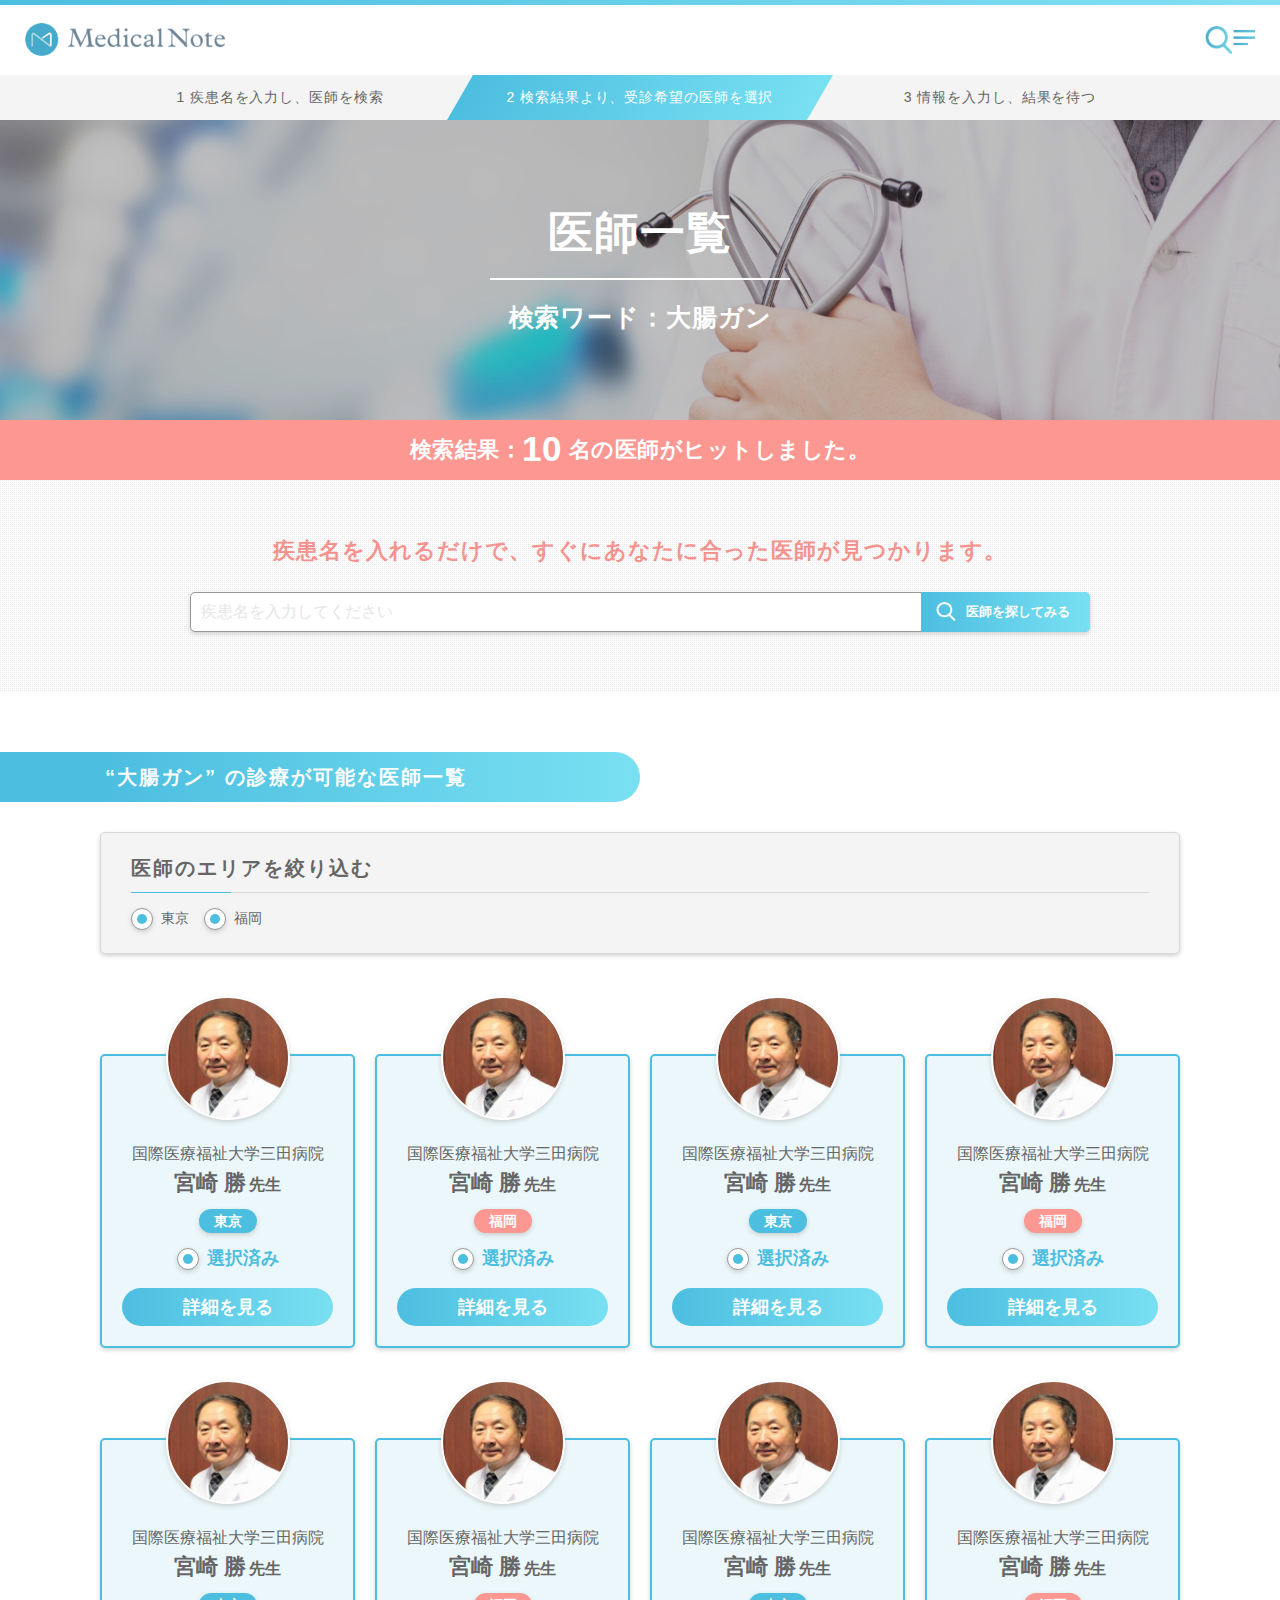
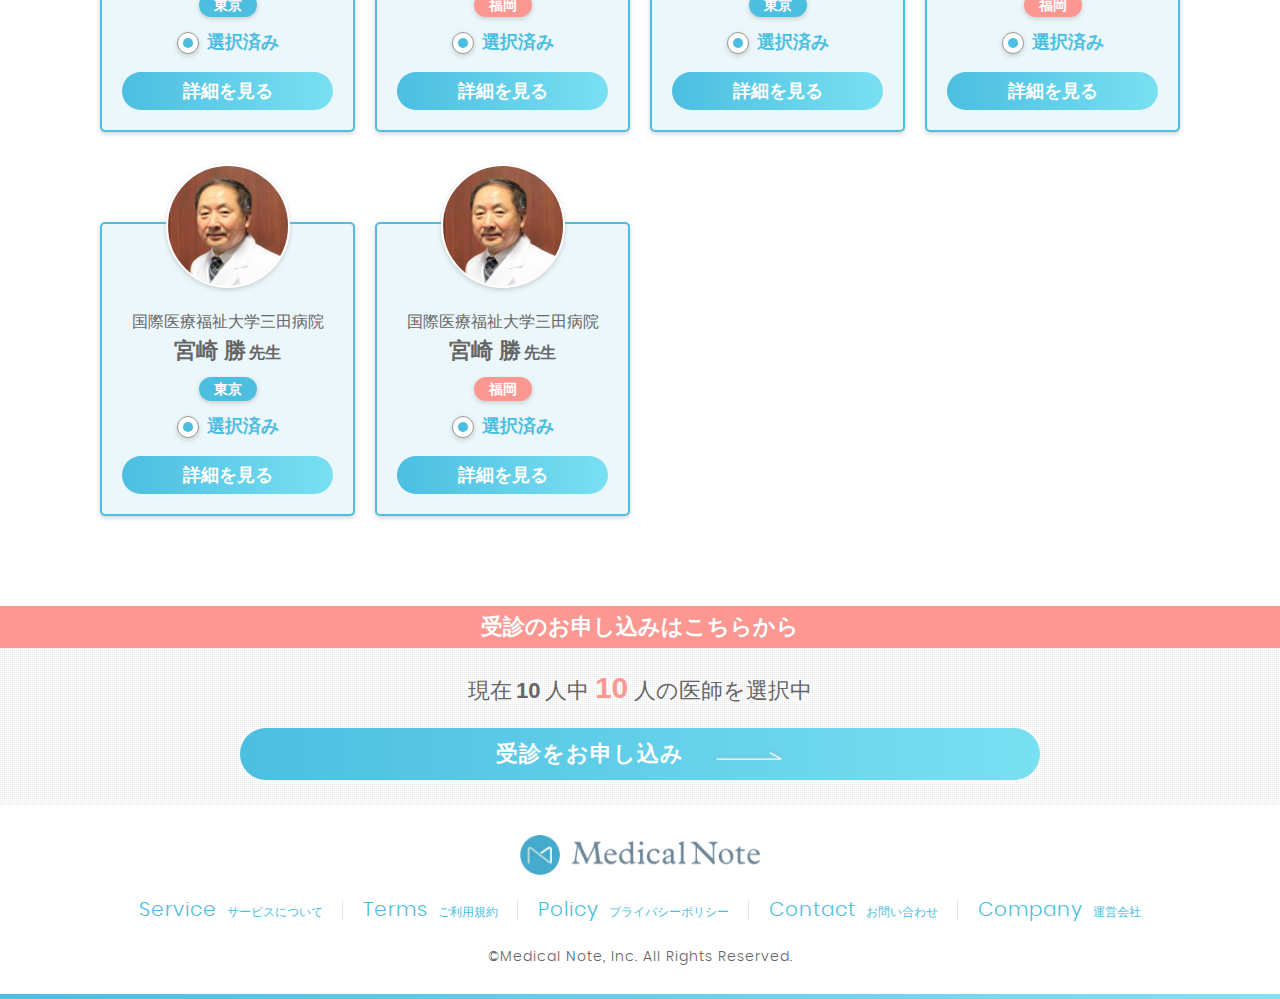
<file: doctor_list.html>
<!doctype html>
<html>
<head>
	<meta charset="UTF-8">
	<meta name="viewport" content="width=device-width, initial-scale=1">
	<link rel="canonical" href="https://www.komons-japan.com">
	<title>医師一覧 | Doctor Match</title>
	<meta name="description" content="aaaa">
	<link href="img/common/favicon.png" rel="apple-touch-icon" sizes="180x180">
	<link rel="shortcut icon" href="img/common/favicon.png">
	<meta property="og:type" content="article">
	<meta property="og:image" content="aaaa">
	<meta property="og:url" content="https://www.komons-japan.com">
	<meta property="og:locale" content="ja_JP">
	<meta property="og:type" content="article">
	<meta property="og:title" content="医師一覧 | Doctor Match">
	<meta property="og:description" content="aaaa">
	<meta property="og:url" content="aaaa">
	<meta property="og:site_name" content="ドクターマッチ">
	<link rel="stylesheet" href="css/style.css">
	<script type="text/javascript" src="js/jquery-3.3.1.min.js"></script>
	<script type="text/javascript" src="js/layout.js"></script>
	<script type="text/javascript" src="js/increment.js"></script>
</head>
<body id="user">
	<header>
		<div class="header_inner">
			<div class="header_logo">
				<a href="/"></a>
			</div>
			<div id="headerNav">
				<a href="javascript:void(0);"></a>
			</div>
		</div>
		<div id="slideMenu">
			<div id="slideBg"></div>
			<div class="contents">
				<div class="inner">
					<div id="closeButton">
						<a href="javascript:void(0);"></a>
					</div>
					<div class="form_wrap">
						<div class="search_word">
							<input type="text" id="searchDoctor" placeholder="疾患名を入力してください">
							<div class="submit_wrap">
								<span class="search_icon"></span>
								<input type="button">
							</div>
						</div>
					</div>
					<!-- form_wrap -->
					<div class="suggest_word">
						<span class="search_ttl">候補の疾患名</span>
						<div id="suggestWord">
							<div class="item_ttl">
								<span class="disease_name">疾患名</span>
								<span class="doctor_num">受診可能な医師数</span>
							</div>
							<ul>
							</ul>
						</div>
					</div>
					<div class="popular_word">
						<span class="common_ttl">よく検索されているワード</span>
						<div class="word_list">
							<a href="aaaa">麻疹<span class="num">7</span></a>
							<a href="aaaa">手足口病<span class="num">12</span></a>
							<a href="aaaa">帯状疱疹<span class="num">9</span></a>
							<a href="aaaa">うつ病<span class="num">5</span></a>
							<a href="aaaa">子宮筋腫<span class="num">4</span></a>
							<a href="aaaa">逆流性食道炎<span class="num">10</span></a>
							<a href="aaaa">梅毒<span class="num">6</span></a>
							<a href="aaaa">ギラン・バレー症候群<span class="num">6</span></a>
							<a href="aaaa">大腸がん<span class="num">6</span></a>
							<a href="aaaa">認知症<span class="num">6</span></a>
						</div>
					</div>
				</div>
			</div>
		</div>
	</header>
<article id="doctorList">
	<section id="bread">
		<div class="inner">
			<div class="step">
				<ul>
					<li class="step01"><span>1 疾患名を入力し、医師を検索</span></li>
					<li class="step02"><span>2 検索結果より、受診希望の医師を選択</span></li>
					<li class="step03"><span>3 情報を入力し、結果を待つ</span></li>
				</ul>
			</div>
		</div>
	</section>
	<section id="main" style="background-image:url(img/doctor_list/main.jpg);">
		<div class="fill"></div>
		<div class="main_content">
			<h1 class="main_ttl">医師一覧</h1>
			<div class="sub_ttl">
				<h2>検索ワード：大腸ガン</h2>
			</div>
		</div><!-- main_content -->
	</section>
	<section id="searchSection">
		<div class="result">
			<span class="txt">検索結果：</span><span id="totalNum">1</span><span class="txt">名の医師がヒットしました。</span>
		</div>
		<div class="search_form">
			<h2 class="search_ttl">疾患名を入れるだけで、<span>すぐにあなたに合った医師が見つかります。</span></h2>
			<div class="search_section">
				<div class="form_wrap">
					<input type="text" id="searchForm" placeholder="疾患名を入力してください">
					<div class="submit_wrap">
						<input type="button" value="医師を探してみる" class="submit_word">
					</div>
				</div>
				<div id="suggestWord01">
					<span class="suggest_ttl">候補の疾患名</span>
					<div class="item_ttl">
						<span class="disease_name">疾患名</span>
						<span class="doctor_num">受診可能な医師数</span>
					</div>
					<ul>
					</ul>
				</div>
			</div><!-- search_section -->
		</div><!-- search_form -->
	</section>
	<section id="list">
		<form action=“aaaa” method="post">
		<div class="inner">
				<h2 class="ttl01"><span>“大腸ガン” の診療が可能な医師一覧</span></h2>
			<div class="filter">
				<h3 class="common_ttl">医師のエリアを絞り込む</h3>
				<div class="form_wrap">
					<span id="filter" class="form_radio">
						<span class="radio_item first">
							<label class="selected"><input type="checkbox" name="tokyo" id="tokyo" value="東京" checked="checked" class="checkbox"><span class="radio_label">東京</span>
							</label>
						</span>
						<span class="radio_item">
							<label class="selected">
								<input type="checkbox" id="fukuoka" name="fukuoka" value="福岡" checked="checked" class="checkbox"><span class="radio_label">福岡</span>
							</label>
						</span>
					</span>
				</div><!-- form_wrap -->
			</div><!-- filter -->
			<div id="doctors">
				<ul>
				<li class="tokyo">
						<div class="doctor_icon">
							<div style="background-image: url(img/common/doctor.png)"></div>
						</div>
						<div class="info_wrap">
							<div class="hospital">国際医療福祉大学三田病院</div>
							<div class="name"><span>宮崎 勝</span></div>
							<div class="area"></div>
						</div><!-- info_wrap -->
						<div class="form_wrap">
							<span class="form_radio">
								<span class="radio_item first">
									<label class="selected"><input type="checkbox" name="doctor" value="" checked="checked" class="checkbox"><span class="radio_label"></span>
									</label>
								</span>
							</span>
							<div class="detail_button">
								<a href="javascript:void(0)">詳細を見る</a>
							</div>
						</div><!-- form_wrap -->
					</li>
					<li class="fukuoka">
						<div class="doctor_icon">
							<div style="background-image: url(img/common/doctor.png)"></div>
						</div>
						<div class="info_wrap">
							<div class="hospital">国際医療福祉大学三田病院</div>
							<div class="name"><span>宮崎 勝</span></div>
							<div class="area"></div>
						</div><!-- info_wrap -->
						<div class="form_wrap">
							<span class="form_radio">
								<span class="radio_item first">
									<label class="selected"><input type="checkbox" name="doctor" value="" checked="checked" class="checkbox"><span class="radio_label"></span>
									</label>
								</span>
							</span>
							<div class="detail_button">
								<a href="javascript:void(0)">詳細を見る</a>
							</div>
						</div><!-- form_wrap -->
					</li>
					<li class="tokyo" >
						<div class="doctor_icon">
							<div style="background-image: url(img/common/doctor.png)"></div>
						</div>
						<div class="info_wrap">
							<div class="hospital">国際医療福祉大学三田病院</div>
							<div class="name"><span>宮崎 勝</span></div>
							<div class="area"></div>
						</div><!-- info_wrap -->
						<div class="form_wrap">
							<span class="form_radio">
								<span class="radio_item first">
									<label class="selected"><input type="checkbox" name="doctor" value="" class="checkbox"><span class="radio_label"></span>
									</label>
								</span>
							</span>
							<div class="detail_button">
								<a href="javascript:void(0)">詳細を見る</a>
							</div>
						</div><!-- form_wrap -->
					</li>
					<li class="fukuoka">
						<div class="doctor_icon">
							<div style="background-image: url(img/common/doctor.png)"></div>
						</div>
						<div class="info_wrap">
							<div class="hospital">国際医療福祉大学三田病院</div>
							<div class="name"><span>宮崎 勝</span></div>
							<div class="area"></div>
						</div><!-- info_wrap -->
						<div class="form_wrap">
							<span class="form_radio">
								<span class="radio_item first">
									<label class="selected"><input type="checkbox" name="doctor" value="" class="checkbox"><span class="radio_label"></span>
									</label>
								</span>
							</span>
							<div class="detail_button">
								<a href="javascript:void(0)">詳細を見る</a>
							</div>
						</div><!-- form_wrap -->
					</li>
					<li class="tokyo">
						<div class="doctor_icon">
							<div style="background-image: url(img/common/doctor.png)"></div>
						</div>
						<div class="info_wrap">
							<div class="hospital">国際医療福祉大学三田病院</div>
							<div class="name"><span>宮崎 勝</span></div>
							<div class="area"></div>
						</div><!-- info_wrap -->
						<div class="form_wrap">
							<span class="form_radio">
								<span class="radio_item first">
									<label class="selected"><input type="checkbox" name="doctor" value="" class="checkbox"><span class="radio_label"></span>
									</label>
								</span>
							</span>
							<div class="detail_button">
								<a href="javascript:void(0)">詳細を見る</a>
							</div>
						</div><!-- form_wrap -->
					</li>
					<li class="fukuoka">
						<div class="doctor_icon">
							<div style="background-image: url(img/common/doctor.png)"></div>
						</div>
						<div class="info_wrap">
							<div class="hospital">国際医療福祉大学三田病院</div>
							<div class="name"><span>宮崎 勝</span></div>
							<div class="area"></div>
						</div><!-- info_wrap -->
						<div class="form_wrap">
							<span class="form_radio">
								<span class="radio_item first">
									<label class="selected"><input type="checkbox" name="doctor" value="" class="checkbox"><span class="radio_label"></span>
									</label>
								</span>
							</span>
							<div class="detail_button">
								<a href="javascript:void(0)">詳細を見る</a>
							</div>
						</div><!-- form_wrap -->
					</li>
					<li class="tokyo">
						<div class="doctor_icon">
							<div style="background-image: url(img/common/doctor.png)"></div>
						</div>
						<div class="info_wrap">
							<div class="hospital">国際医療福祉大学三田病院</div>
							<div class="name"><span>宮崎 勝</span></div>
							<div class="area"></div>
						</div><!-- info_wrap -->
						<div class="form_wrap">
							<span class="form_radio">
								<span class="radio_item first">
									<label class="selected"><input type="checkbox" name="doctor" value="" class="checkbox"><span class="radio_label"></span>
									</label>
								</span>
							</span>
							<div class="detail_button">
								<a href="javascript:void(0)">詳細を見る</a>
							</div>
						</div><!-- form_wrap -->
					</li>
					<li class="fukuoka">
						<div class="doctor_icon">
							<div style="background-image: url(img/common/doctor.png)"></div>
						</div>
						<div class="info_wrap">
							<div class="hospital">国際医療福祉大学三田病院</div>
							<div class="name"><span>宮崎 勝</span></div>
							<div class="area"></div>
						</div><!-- info_wrap -->
						<div class="form_wrap">
							<span class="form_radio">
								<span class="radio_item first">
									<label class="selected"><input type="checkbox" name="doctor" value="" class="checkbox"><span class="radio_label"></span>
									</label>
								</span>
							</span>
							<div class="detail_button">
								<a href="javascript:void(0)">詳細を見る</a>
							</div>
						</div><!-- form_wrap -->
					</li>
					<li class="tokyo">
						<div class="doctor_icon">
							<div style="background-image: url(img/common/doctor.png)"></div>
						</div>
						<div class="info_wrap">
							<div class="hospital">国際医療福祉大学三田病院</div>
							<div class="name"><span>宮崎 勝</span></div>
							<div class="area"></div>
						</div><!-- info_wrap -->
						<div class="form_wrap">
							<span class="form_radio">
								<span class="radio_item first">
									<label class="selected"><input type="checkbox" name="doctor" value="" class="checkbox"><span class="radio_label"></span>
									</label>
								</span>
							</span>
							<div class="detail_button">
								<a href="javascript:void(0)">詳細を見る</a>
							</div>
						</div><!-- form_wrap -->
					</li>
					<li class="fukuoka">
						<div class="doctor_icon">
							<div style="background-image: url(img/common/doctor.png)"></div>
						</div>
						<div class="info_wrap">
							<div class="hospital">国際医療福祉大学三田病院</div>
							<div class="name"><span>宮崎 勝</span></div>
							<div class="area"></div>
						</div><!-- info_wrap -->
						<div class="form_wrap">
							<span class="form_radio">
								<span class="radio_item first">
									<label class="selected"><input type="checkbox" name="doctor" value="" class="checkbox"><span class="radio_label"></span>
									</label>
								</span>
							</span>
							<div class="detail_button">
								<a href="javascript:void(0)">詳細を見る</a>
							</div>
						</div><!-- form_wrap -->
					</li>
				</ul>
			</div><!-- doctors -->
		</div><!-- inner -->
		<div id="submitWrap">
			<div><h2 class="submit_ttl">受診のお申し込みはこちらから</h2></div>
			<div class="current_state">
				現在<span id="allNum">1</span>人中<span id="selectedNum">1</span>人の医師を選択中
			</div>
			<div class="submit_wrap">
				<span class="submit_label"><span class="arrow">受診をお申し込み</span></span>
				<input id="submitButton" type="submit" class="submit" value="受診をお申し込み">
			</div>
		</div>
	</form>
	</section>
	<div id="popUp">
		<div id="popBg"></div>
		<div class="popContents">
			<div class="doctor_profile">
				<div class="profile_wrap">
					<div class="doctor_icon" style="background-image: url(img/common/doctor.png)">
					</div>
					<div class="profile_txt">
						<div class="hospital">国際医療福祉大学三田病院</div>
						<div class="name"><span>宮崎 勝</span></div>
						<div class="area tokyo"></div>
					</div><!-- profile_txt -->
				</div><!-- profile_wrap -->
			<a id="popClose" href="javascript:void(0);"></a>
			<a class="relation" target="_blank" href="aaaa">詳細記事あり<span class="arrow"></span></a>
		</div><!-- doctor_profile -->
			<div class="pop_text">
				<div class="pop_inner">
					<div class="pop_left">
						<div class="pop_content_wrap">
						<h3 class="common_ttl">受診可能な疾患</h3>
						<div class="tag_list">
						<span>麻疹</span>
						<span>手足口病</span>
						<span>帯状疱疹</span>
						<span>うつ病</span>
						<span>子宮筋腫</span>
						<span>逆流性食道炎</span>
						<span>梅毒</span>
						<span>ギラン・バレー症候群</span>
						<span>大腸がん</span>
						<span>認知症</span>
						</div>
					</div><!-- pop_content_wrap -->
					<div class="pop_content_wrap">
						<h3 class="common_ttl">医師の執筆／監修記事</h3>
						<div class="content_txt">
							<ul>
								<li><a target="_blank" href="https://medicalnote.jp/contents/161206-002-HU">胆道がんはなぜ難しいがんなのか？高難易度手術を成功させるための条件とは</a></li>
								<li><a target="_blank" href="https://medicalnote.jp/contents/161206-001-JL">胆道がんとは？治療が難しい胆道がんに対する外科手術の進歩</a></li>
							</ul>
						</div>
					</div><!-- pop_content_wrap -->
					<div class="pop_content_wrap">
						<h3 class="common_ttl">専門分野</h3>
						<div class="content_txt">
							<p>発達精神医学<br>児童青年精神医学</p>
						</div>
					</div><!-- pop_content_wrap -->
					<div class="pop_content_wrap">
						<h3 class="common_ttl">紹介</h3>
						<div class="content_txt">
							<p>発達障害の早期発見、早期介入から成人期の支援まで、あらゆるライフステージにわたる臨床経験をもつ発達障害の専門家。知的障害を伴わない自閉症が稀ならず存在することを世界で初めて実証した疫学調査は国際的にも評価を受けている。現在は、大学を拠点として児童青年精神科医の育成と臨床研究体制の整備に取り組んでいる。</p>
						</div>
					</div><!-- pop_content_wrap -->
					<div class="pop_content_wrap">
						<h3 class="common_ttl">略歴</h3>
						<div class="content_txt">
							<p>1988年　東京大学医学部卒業<br>1988年　東京大学医学部附属病院精神神経科<br>1990年　国立精神・神経センター武蔵病院精神科<br>1991年　横浜市総合リハビリテーションセンター発達精神科<br>2009年　横浜市総合リハビリテーションセンター発達支援部担当部長<br>　　　　　兼 横浜市西部地域療育センター長<br>2011年　山梨県立こころの発達総合支援センター所長<br>2014年　信州大学医学部附属病院子どものこころ診療部 診療教授<br>2018年4月　信州大学医学部子どものこころの発達医学教室 教授</p>
						</div>
					</div><!-- pop_content_wrap -->
				</div><!-- pop_left -->
				<div class="pop_right">
					<div class="pop_content_wrap">
						<h3 class="common_ttl">所属学会・資格・役職など</h3>
						<div class="content_txt">
							<p class="fs14 mgb15">医学博士<br>精神保健指定医<br>日本児童青年精神医学会代議員<br>日本発達障害学会評議員<br>日本自閉症スペクトラム学会評議員<br>日本自閉症協会理事<br>全国情緒障害教育研究会顧問<br>JDDネットワークながの理事<br>特定非営利活動法人ネスト・ジャパン代表理事</p>
						</div>
					</div><!-- pop_content_wrap -->
					<div class="pop_content_wrap">
						<h3 class="common_ttl">受賞・著書・論文など</h3>
						<div class="content_txt">
							<p>【著書】<br>自閉症スペクトラム－10人に1人が抱える「生きづらさ」の正体－、ソフトバンク新書、2013<br>子どもから大人への発達精神医学－自閉症スペクトラム・ADHD・知的障害の基礎と実践－、金剛出版、2013</p>
							<p>【論文】<br>Honda H, Shimizu Y, Misumi K, Niimi M, and Ohashi Y: Cumulative incidence and prevalence of childhood autism in children in Japan. British Journal of Psychiatry 169(2): 228-235, 1996.<br>Honda H, Shimizu Y, Imai M, and Nitto Y: Cumulative incidence of childhood autism: a total population study of better accuracy and precision. Developmental Medicine and Child Neurology 47(1): 10-18, 2005.<br>Honda H, Shimizu Y, and Rutter M: No effect of MMR withdrawal on the incidence of autism: a total population study. Journal of Child Psychology and Psychiatry 46(6): 572-579, 2005.<br>Honda H, Shimizu Y, Nitto Y, Imai M, Ozawa T, Iwasa M, Shiga K, and Hira T: Extraction and Refinement Strategy for detection of autism in 18-month-olds: a guarantee of higher sensitivity and specificity in the process of mass screening. Journal of Child Psychology and Psychiatry, 50(8): 972-981, 2009.<br>本田秀夫：発達障害の乳幼児期における親支援－気づきから診断の告知まで－　家族療法研究 29(2): 109-114, 2012<br>本田秀夫：職場におけるおとなのADHDの人との付き合い方－周囲の理解と本人の能力活用のために－　精神科治療学 28(3): 345-349, 2013<br>本田秀夫：発達障害の早期支援。精神療法 40(2): 299-307, 2014<br>本田秀夫：成人の発達障害－類型概念，鑑別診断および対応－　精神神経学雑誌 116(6): 513-518, 2014</p>
						</div>
					</div><!-- pop_content_wrap -->
				</div><!-- pop_right -->
			</div><!-- pop_inner -->
			</div><!-- pop_text -->
		</div>
	</div>
</article>
<footer>
	<div class="footer_inner">
		<div class="footer_logo">
			<img src="img/common/footer_logo.png">
		</div>
		<div class="footer_nav">
			<nav>
				<ul>
					<li>
						<a href="/"><span>Service</span>サービスについて</a>
					</li>
					<li>
						<a href="aaaa"><span>Terms</span>ご利用規約</a>
					</li>
					<li>
						<a href="/"><span>Policy</span>プライバシーポリシー</a>
					</li>
					<li>
						<a href="/"><span>Contact</span>お問い合わせ</a>
					</li>
					<li>
						<a href="/"><span>Company</span>運営会社</a>
					</li>
				</ul>
			</nav>
	</div>
	<div class="footer_copy">
		<p>©Medical Note, Inc. All Rights Reserved.</p>
	</div>
</div>
</footer>
</body>
</html>
</file>
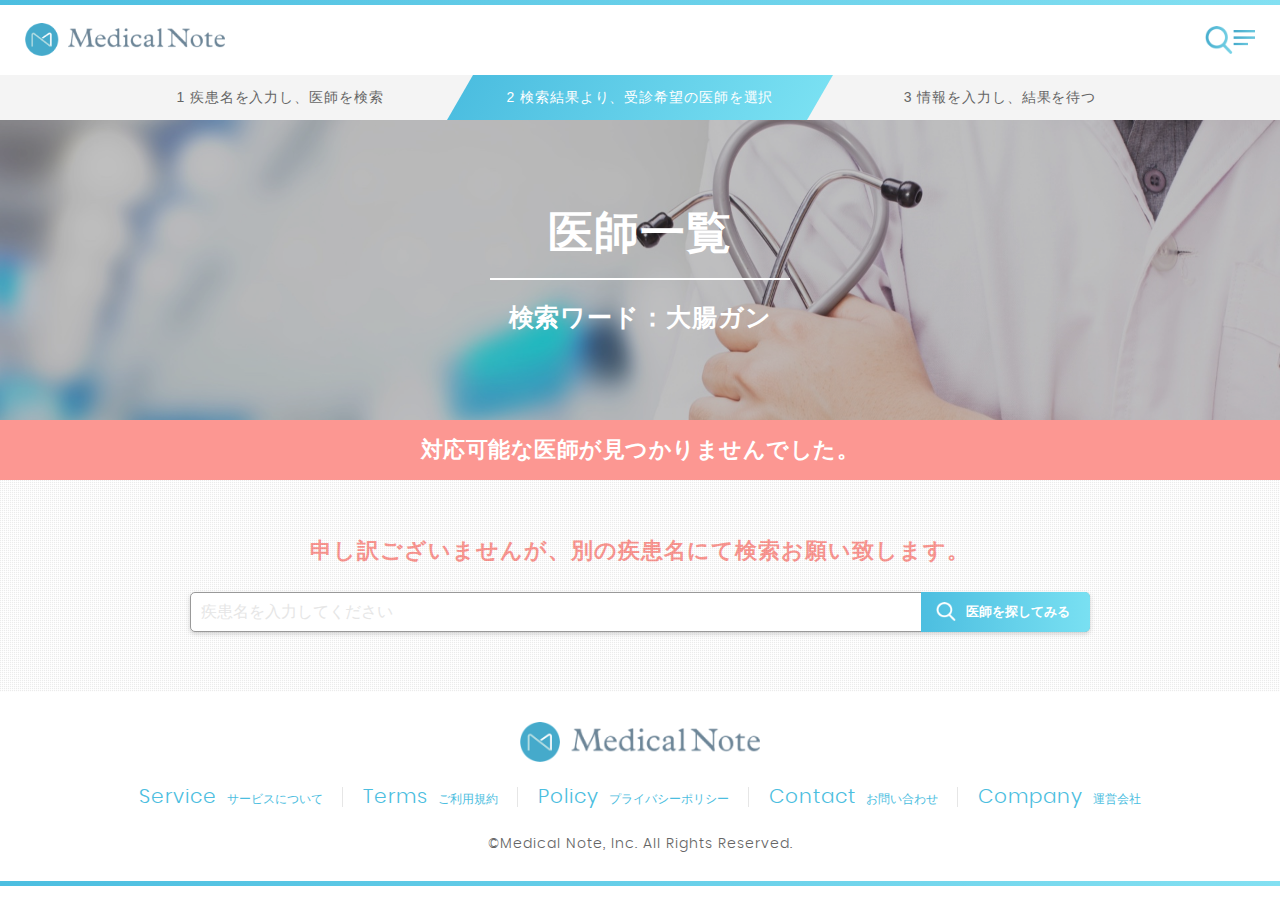
<file: doctor_list_null.html>
<!doctype html>
<html>
<head>
	<meta charset="UTF-8">
	<meta name="viewport" content="width=device-width, initial-scale=1">
	<link rel="canonical" href="https://www.komons-japan.com">
	<title>医師一覧 | Doctor Match</title>
	<meta name="description" content="aaaa">
	<link href="img/common/favicon.png" rel="apple-touch-icon" sizes="180x180">
	<link rel="shortcut icon" href="img/common/favicon.png">
	<meta property="og:type" content="article">
	<meta property="og:image" content="aaaa">
	<meta property="og:url" content="https://www.komons-japan.com">
	<meta property="og:locale" content="ja_JP">
	<meta property="og:type" content="article">
	<meta property="og:title" content="医師一覧 | Doctor Match">
	<meta property="og:description" content="aaaa">
	<meta property="og:url" content="aaaa">
	<meta property="og:site_name" content="ドクターマッチ">
	<link rel="stylesheet" href="css/style.css">
	<script type="text/javascript" src="js/jquery-3.3.1.min.js"></script>
	<script type="text/javascript" src="js/layout.js"></script>
	<script type="text/javascript" src="js/increment.js"></script>
</head>
<body id="user">
	<header>
		<div class="header_inner">
			<div class="header_logo">
				<a href="/"></a>
			</div>
			<div id="headerNav">
				<a href="javascript:void(0);"></a>
			</div>
		</div>
		<div id="slideMenu">
			<div id="slideBg"></div>
			<div class="contents">
				<div class="inner">
					<div id="closeButton">
						<a href="javascript:void(0);"></a>
					</div>
					<div class="form_wrap">
						<div class="search_word">
							<input type="text" id="searchDoctor" placeholder="疾患名を入力してください">
							<div class="submit_wrap">
								<span class="search_icon"></span>
								<input type="button">
							</div>
						</div>
					</div>
					<!-- form_wrap -->
					<div class="suggest_word">
						<span class="search_ttl">候補の疾患名</span>
						<div id="suggestWord">
							<div class="item_ttl">
								<span class="disease_name">疾患名</span>
								<span class="doctor_num">受診可能な医師数</span>
							</div>
							<ul>
							</ul>
						</div>
					</div>
					<div class="popular_word">
						<span class="common_ttl">よく検索されているワード</span>
						<div class="word_list">
							<a href="aaaa">麻疹<span class="num">7</span></a>
							<a href="aaaa">手足口病<span class="num">12</span></a>
							<a href="aaaa">帯状疱疹<span class="num">9</span></a>
							<a href="aaaa">うつ病<span class="num">5</span></a>
							<a href="aaaa">子宮筋腫<span class="num">4</span></a>
							<a href="aaaa">逆流性食道炎<span class="num">10</span></a>
							<a href="aaaa">梅毒<span class="num">6</span></a>
							<a href="aaaa">ギラン・バレー症候群<span class="num">6</span></a>
							<a href="aaaa">大腸がん<span class="num">6</span></a>
							<a href="aaaa">認知症<span class="num">6</span></a>
						</div>
					</div>
				</div>
			</div>
		</div>
	</header>
<article id="doctorList">
	<section id="bread">
		<div class="inner">
			<div class="step">
				<ul>
					<li class="step01"><span>1 疾患名を入力し、医師を検索</span></li>
					<li class="step02"><span>2 検索結果より、受診希望の医師を選択</span></li>
					<li class="step03"><span>3 情報を入力し、結果を待つ</span></li>
				</ul>
			</div>
		</div>
	</section>
	<section id="main" style="background-image:url(img/doctor_list/main.jpg);">
		<div class="fill"></div>
		<div class="main_content">
			<h1 class="main_ttl">医師一覧</h1>
			<div class="sub_ttl">
				<h2>検索ワード：大腸ガン</h2>
			</div>
		</div><!-- main_content -->
	</section>
	<section id="searchSection">
		<div class="result">
			<span class="txt">対応可能な医師が見つかりませんでした。</span>
		</div>
		<div class="search_form">
			<h2 class="search_ttl">申し訳ございませんが、<span>別の疾患名にて検索お願い致します。</span></h2>
			<div class="search_section">
				<div class="form_wrap">
					<input type="text" id="searchForm" placeholder="疾患名を入力してください">
					<div class="submit_wrap">
						<input type="button" value="医師を探してみる" class="submit_word">
					</div>
				</div>
				<div id="suggestWord01">
					<span class="suggest_ttl">候補の疾患名</span>
					<div class="item_ttl">
						<span class="disease_name">疾患名</span>
						<span class="doctor_num">受診可能な医師数</span>
					</div>
					<ul>
					</ul>
				</div>
			</div><!-- search_section -->
		</div><!-- search_form -->
	</section>
</article>
<footer>
	<div class="footer_inner">
		<div class="footer_logo">
			<img src="img/common/footer_logo.png">
		</div>
		<div class="footer_nav">
			<nav>
				<ul>
					<li>
						<a href="/"><span>Service</span>サービスについて</a>
					</li>
					<li>
						<a href="aaaa"><span>Terms</span>ご利用規約</a>
					</li>
					<li>
						<a href="/"><span>Policy</span>プライバシーポリシー</a>
					</li>
					<li>
						<a href="/"><span>Contact</span>お問い合わせ</a>
					</li>
					<li>
						<a href="/"><span>Company</span>運営会社</a>
					</li>
				</ul>
			</nav>
	</div>
	<div class="footer_copy">
		<p>©Medical Note, Inc. All Rights Reserved.</p>
	</div>
</div>
</footer>
</body>
</html>
</file>
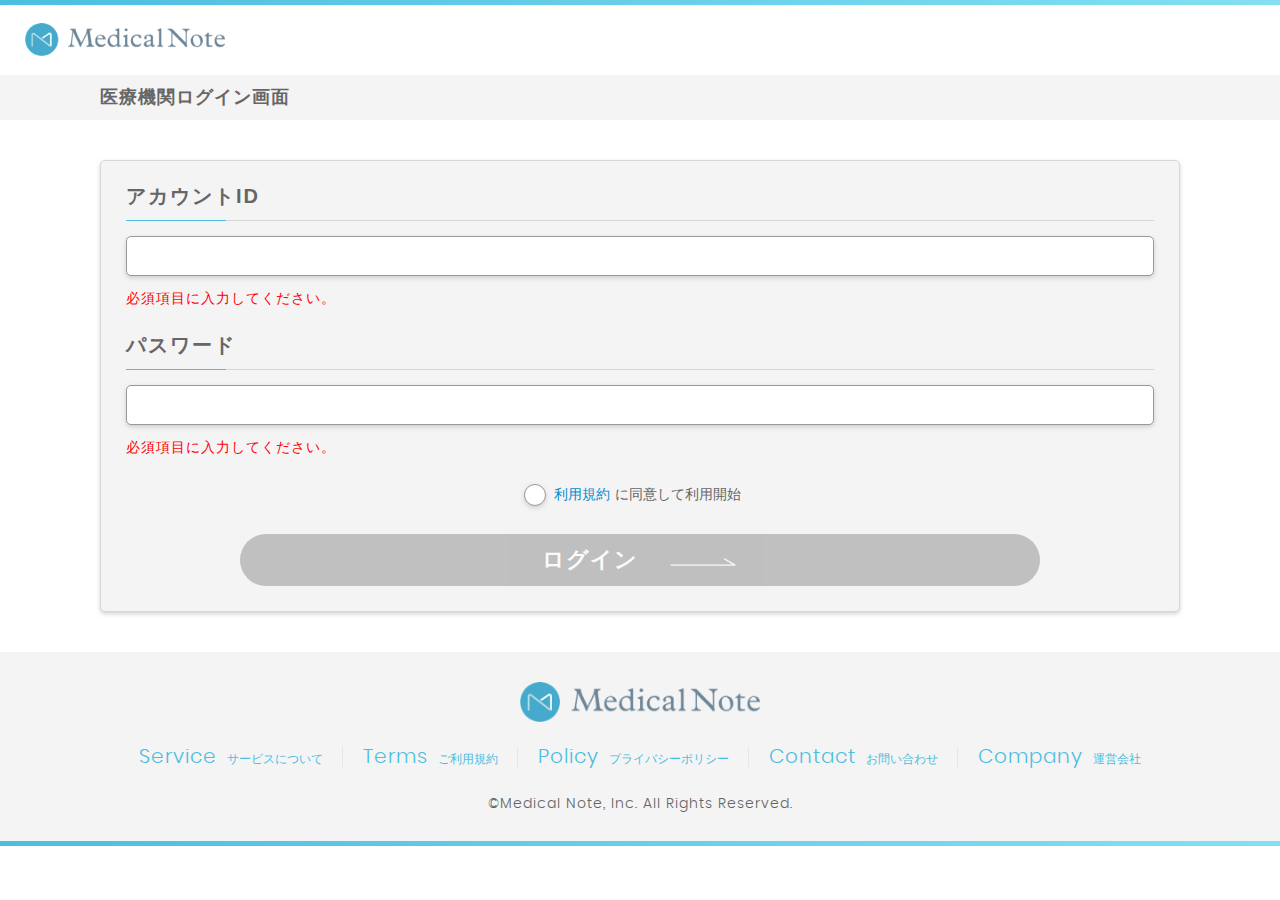
<file: doctor_login.html>
<!doctype html>
<html>

<head>
	<meta charset="UTF-8">
	<meta name="viewport" content="width=device-width, initial-scale=1">
	<link rel="canonical" href="https://www.komons-japan.com">
	<title>受診のお申し込み | Doctor Match</title>
	<meta name="description" content="aaaa">
	<link href="img/common/favicon.png" rel="apple-touch-icon" sizes="180x180">
	<link rel="shortcut icon" href="img/common/favicon.png">
	<meta property="og:type" content="article">
	<meta property="og:image" content="aaaa">
	<meta property="og:url" content="https://www.komons-japan.com">
	<meta property="og:locale" content="ja_JP">
	<meta property="og:type" content="article">
	<meta property="og:title" content="医師一覧 | Doctor Match">
	<meta property="og:description" content="aaaa">
	<meta property="og:url" content="aaaa">
	<meta property="og:site_name" content="ドクターマッチ">
	<link rel="stylesheet" href="css/style.css">
	<script type="text/javascript" src="js/jquery-3.3.1.min.js"></script>
	<script type="text/javascript" src="js/layout.js"></script>
</head>

<body id="doctor">
	<header>
		<div class="header_inner">
			<div class="header_logo">
				<a href="/"></a>
			</div>
	</header>
	<article id="doctorLogin">
		<section id="bread">
			<div class="inner">
				<h1 class="bread_txt">医療機関ログイン画面</h1>
			</div>
		</section>
		<section id="loginForm">
			<div class="bg_wrap">
				<form action="aaaa" method="post">
					<div class="form_wrap">
						<div class="form_ttl">
							<h3 class="common_ttl"><span>アカウントID</span></h3>
						</div>
						<!-- form_ttl -->
						<div class="form_text alert">
							<input type="text" placeholder="">
							<span class="alert_msg">必須項目に入力してください。</span>
						</div>
					</div>
					<!-- form_wrap -->
					<div class="form_wrap alert">
						<div class="form_ttl">
							<h3 class="common_ttl"><span>パスワード</span></h3>
						</div>
						<!-- form_ttl -->
						<div class="form_text alert">
							<input type="password" required placeholder="">
							<span class="alert_msg">必須項目に入力してください。</span>
						</div>
					</div>
					<!-- form_wrap -->
					<section id="submitWrap">
		<div id="loginFirst" class="form_wrap">
			<div class="form_radio">
			<span class="radio_item first">
						<label>
							<input type="checkbox" name="agree" id="agree" value="利用規約に同意して利用開始" checked="" class="checkbox">
							<span class="radio_label">
								<a href="javascript:void(0);">利用規約</a>に同意して利用開始</a>
							</span>
						</label>
			</span>
		</div>
		</div><!-- form_wrap -->
		<div class="submit">
		<div class="submit_wrap">
			<span class="submit_label"><span class="arrow">ログイン</span></span>
			<input type="submit" id="submitButton" class="submit" value="ログイン">
		</div>
	</div>
	</section>
				</form>
			</div>
		</section>
	</article>
	<footer>
		<div class="footer_inner">
			<div class="footer_logo">
				<img src="img/common/footer_logo.png">
			</div>
			<div class="footer_nav">
				<nav>
					<ul>
						<li>
							<a href="/"><span>Service</span>サービスについて</a>
						</li>
						<li>
							<a href="aaaa"><span>Terms</span>ご利用規約</a>
						</li>
						<li>
							<a href="/"><span>Policy</span>プライバシーポリシー</a>
						</li>
						<li>
							<a href="/"><span>Contact</span>お問い合わせ</a>
						</li>
						<li>
							<a href="/"><span>Company</span>運営会社</a>
						</li>
					</ul>
				</nav>
			</div>
			<div class="footer_copy">
				<p>©Medical Note, Inc. All Rights Reserved.</p>
			</div>
		</div>
	</footer>
</body>

</html>
</file>
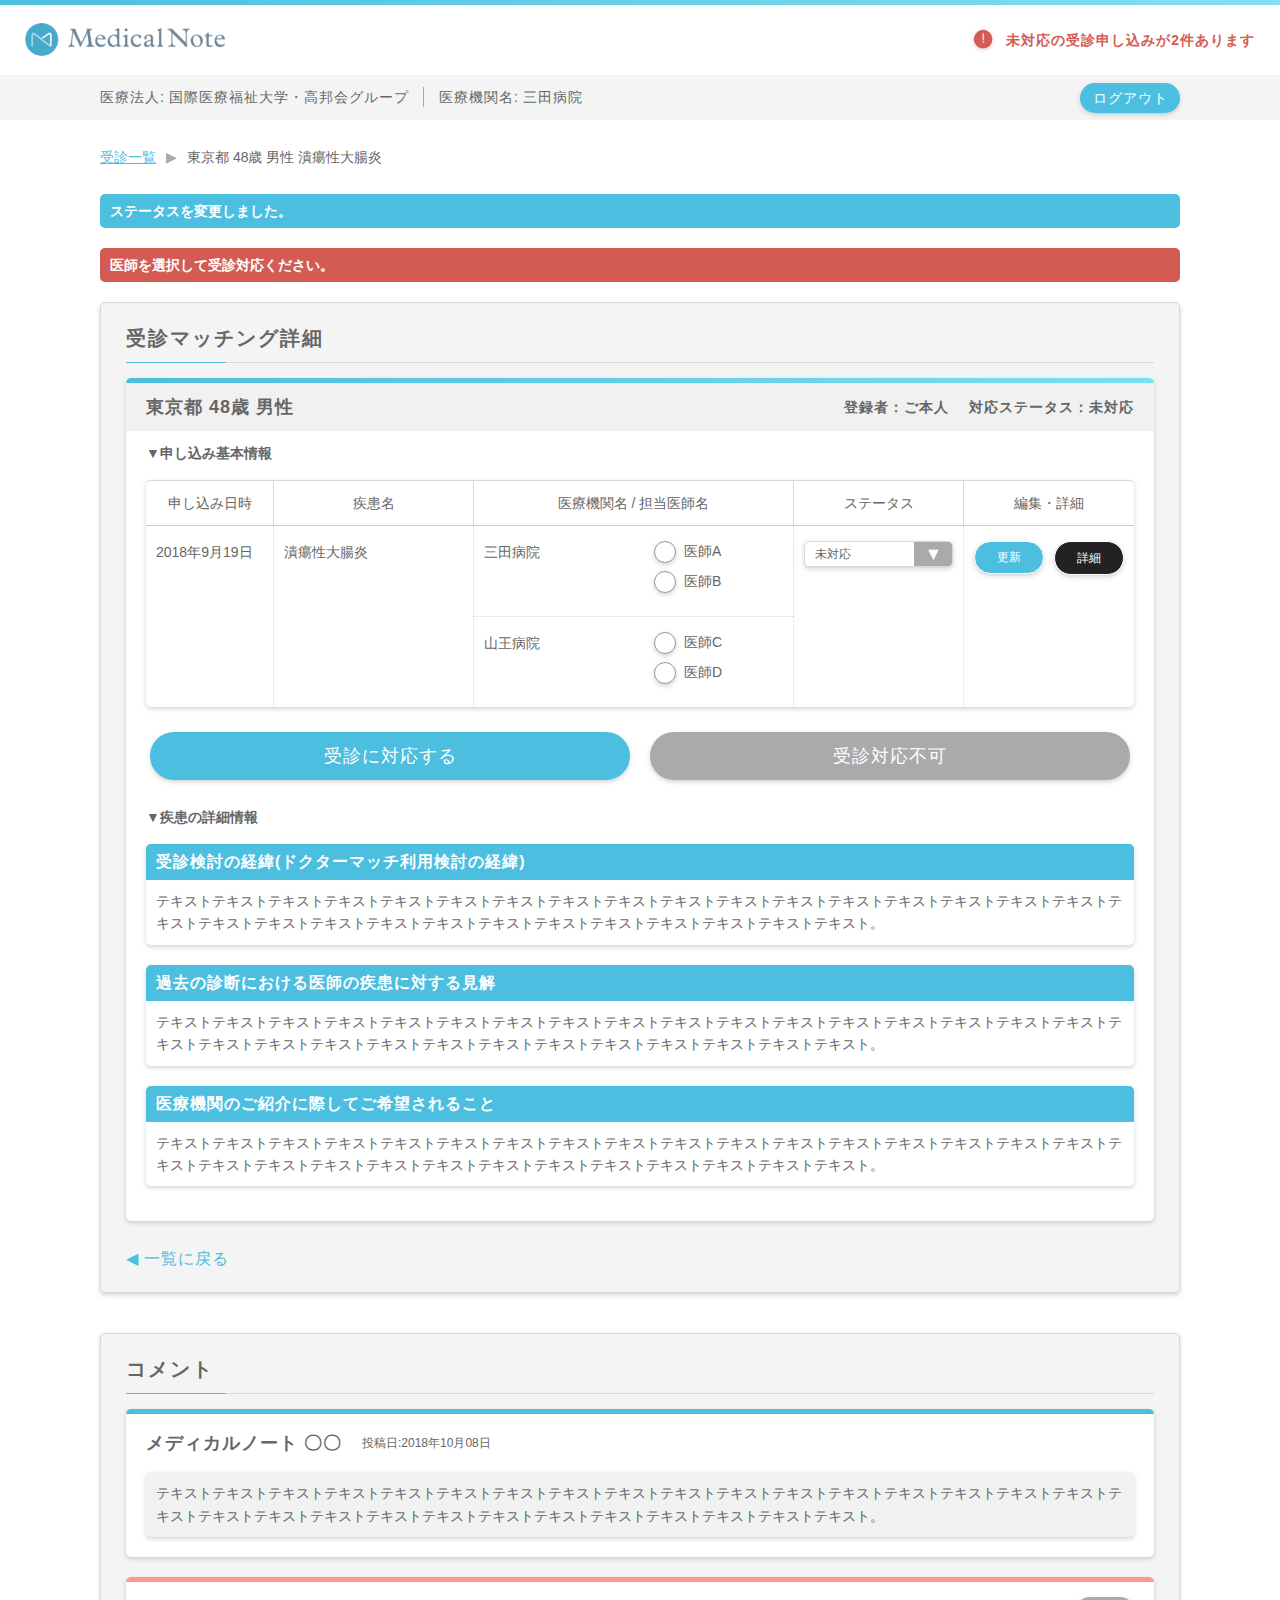
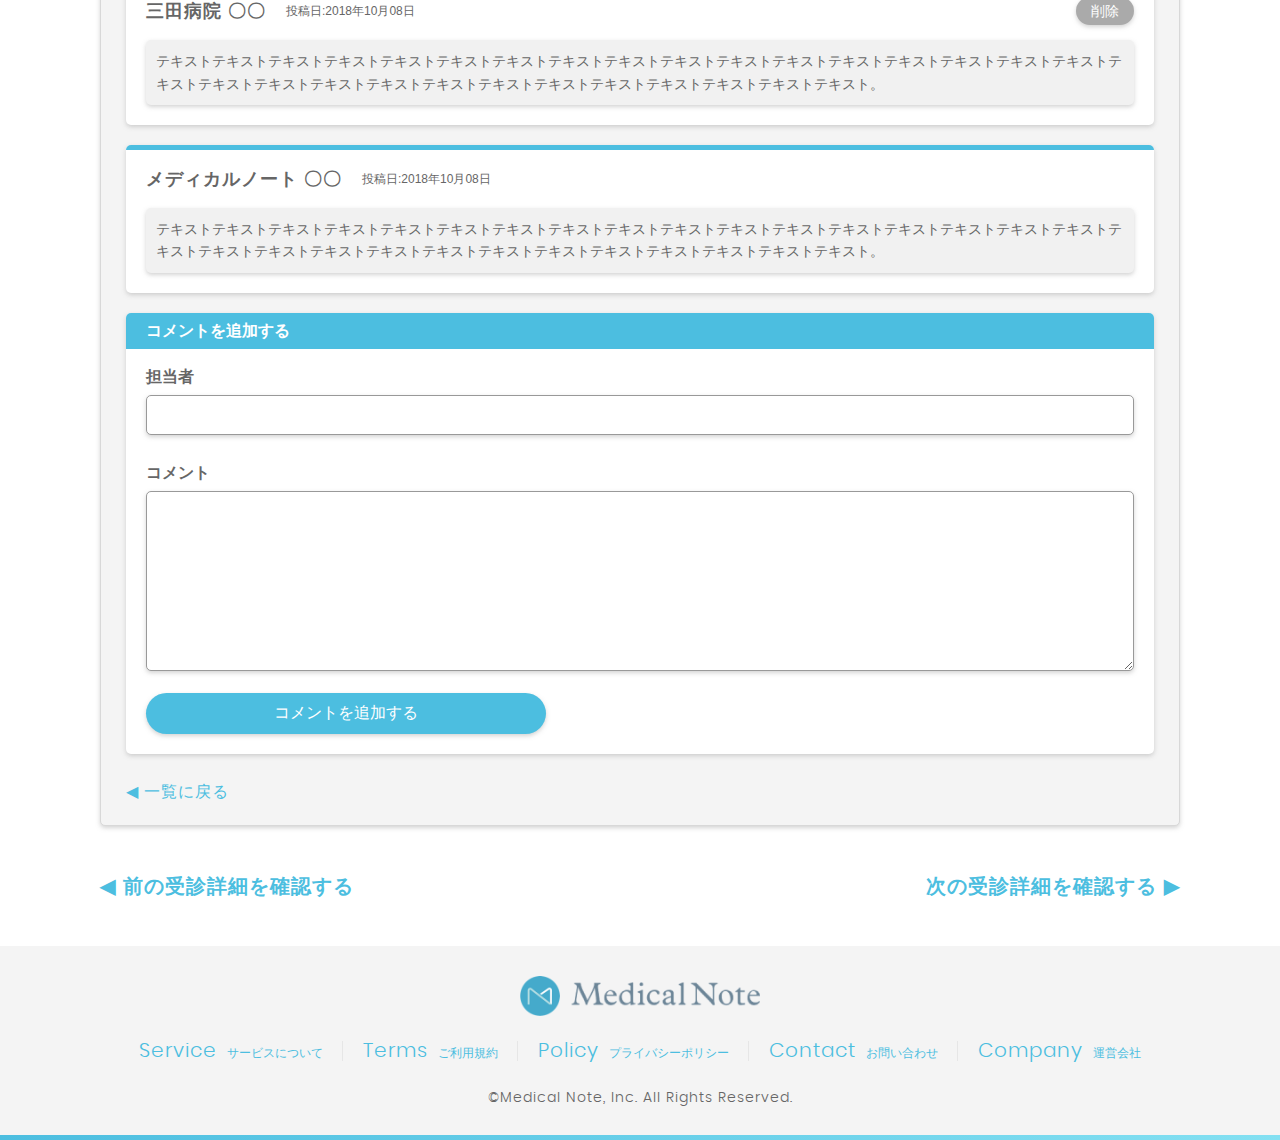
<file: matching_detail.html>
<!doctype html>
<html>

<head>
	<meta charset="UTF-8">
	<meta name="viewport" content="width=device-width, initial-scale=1">
	<link rel="canonical" href="https://www.komons-japan.com">
	<title>受診のお申し込み | Doctor Match</title>
	<meta name="description" content="aaaa">
	<link href="img/common/favicon.png" rel="apple-touch-icon" sizes="180x180">
	<link rel="shortcut icon" href="img/common/favicon.png">
	<meta property="og:type" content="article">
	<meta property="og:image" content="aaaa">
	<meta property="og:url" content="https://www.komons-japan.com">
	<meta property="og:locale" content="ja_JP">
	<meta property="og:type" content="article">
	<meta property="og:title" content="医師一覧 | Doctor Match">
	<meta property="og:description" content="aaaa">
	<meta property="og:url" content="aaaa">
	<meta property="og:site_name" content="ドクターマッチ">
	<link rel="stylesheet" href="css/style.css">
	<script type="text/javascript" src="js/jquery-3.3.1.min.js"></script>
	<script type="text/javascript" src="js/layout.js"></script>
</head>

<body id="doctor">
	<header>
		<div class="header_inner">
			<div class="header_logo">
				<a href="/"></a>
			</div>
			<div class="header_alert">
				<span class="alert_pc">未対応の受診申し込みが2件あります</span>
				<span class="alert_sp">未対応(2)</span>
			</div>
	</header>
	<article id="matchingDetail">
		<section id="bread">
			<div class="inner">
				<div class="login_info">
					<span class="houjin">国際医療福祉大学・高邦会グループ</span>
					<span class="hospotal">三田病院 </span>
						<a class="logout" href="aaaa">ログアウト</a>
				</div>
			</div>
		</section>
		<section id="pankuzu">
			<ul>
				<li><a href="aaaa">受診一覧</a></li>
				<li>東京都 48歳 男性 潰瘍性大腸炎</li>
			</ul>
		</section>
		<section id="detail">
			<span class="sucess_txt">ステータスを変更しました。</span>
			<span class="error_txt">医師を選択して受診対応ください。</span>
			<div class="bg_wrap">
				<h1 class="common_ttl">受診マッチング詳細</h1>
				<div class="detail_inner">
					<div class="detail_upper">
						<div class="profile">
							東京都 48歳 男性
						</div>
						<div class="status">
							<div class="resister">登録者：<span>ご本人</span></div>
							<div class="status_wrap">
								対応ステータス：<span>未対応</span>
							</div>
						</div>
					</div><!-- detail_upper -->
					<div class="detail_middle">
						<h3 class="detail_ttl">▼申し込み基本情報</h3>
							<form action="aaaa" method="post">
						<div class="list_table">
							<div class="table_header table_contents">
								<div class="date">申し込み日時</div>
								<div class="disease">疾患名</div>
								<div class="assign">医療機関名 / 担当医師名</div>
								<div class="status">ステータス</div>
								<div class="edit">編集・詳細</div>
							</div>
							<div class="table_row table_contents">
								<div class="date">2018年9月19日</div>
								<div class="disease">潰瘍性大腸炎</div>
								<div class="assign">
									<div class="hospital_wrap">
										<ul>
											<li>
												<div class="name">三田病院</div>
												<div class="form_radio">
													<span class="radio_item first">
															<label><input type="checkbox"  name="a" value="医師A" class="checkbox"><span class="radio_label">医師A</span>
															</label>
														</span>
														<span class="radio_item first">
															<label><input type="checkbox" name="b" value="医師B" class="checkbox"><span class="radio_label">医師B</span>
															</label>
														</span>
										</div><!-- form_radio -->
											</li>
											<li>
												<div class="name">山王病院</div>
												<div class="form_radio">
													<span class="radio_item first">
														<label><input type="checkbox"  name="c" value="医師C" class="checkbox"><span class="radio_label">医師C</span>
												</label>
											</span>
											<span class="radio_item first">
												<label><input type="checkbox" name="d" value="医師D" class="checkbox"><span class="radio_label">医師D</span>
												</label>
											</span>
										</div><!-- form_radio -->
											</li>
										</ul>
							</div><!-- hospital_wrap -->
								</div><!-- assign -->
								<div class="status">
									<select name="status" class="status_select">
										<option value="未対応" selected>未対応</option>
										<option value="問診中">問診中</option>
										<option value="受診調整中">受診調整中</option>
										<option value="対応完了">対応完了</option>
										<option value="対応不可">対応不可</option>
									</select>
								</div>
								<div class="edit">
									<div class="button_wrap">
										<ul>
											<li><input type="submit" id="submitButton" class="submit" value="更新"></li>
											<li><a class="detail" href="aaaa">詳細</a></li>
										</ul>
									</div>
								</div>
							</div><!-- table_row -->
					</div><!-- list_table -->
					<div class="submit_wrap">
						<ul>
							<li>
								<a class="permit_button" href="aaaa">受診に対応する</a>
							</li>
							<li>
								<a class="denied_button" href="aaaa">受診対応不可</a>
							</li>
						</ul>
					</div>
				</form>
				</div><!-- detail_middle -->
				<div class="detail_lower">
						<h3 class="detail_ttl">▼疾患の詳細情報</h3>
						<div class="disease_wrap">
							<h3 class="disease_ttl">受診検討の経緯(ドクターマッチ利用検討の経緯)</h3>
							<p class="disease_txt">テキストテキストテキストテキストテキストテキストテキストテキストテキストテキストテキストテキストテキストテキストテキストテキストテキストテキストテキストテキストテキストテキストテキストテキストテキストテキストテキストテキストテキストテキスト。</p>
						</div><!-- disease_wrap -->
						<div class="disease_wrap">
							<h3 class="disease_ttl">過去の診断における医師の疾患に対する見解</h3>
							<p class="disease_txt">テキストテキストテキストテキストテキストテキストテキストテキストテキストテキストテキストテキストテキストテキストテキストテキストテキストテキストテキストテキストテキストテキストテキストテキストテキストテキストテキストテキストテキストテキスト。</p>
						</div><!-- disease_wrap -->
						<div class="disease_wrap">
							<h3 class="disease_ttl">医療機関のご紹介に際してご希望されること</h3>
							<p class="disease_txt">テキストテキストテキストテキストテキストテキストテキストテキストテキストテキストテキストテキストテキストテキストテキストテキストテキストテキストテキストテキストテキストテキストテキストテキストテキストテキストテキストテキストテキストテキスト。</p>
						</div><!-- disease_wrap -->
				</div><!-- detail_lower -->
				</div>
				<div class="back_list">
					<a href="aaaa">◀︎ 一覧に戻る</a>
				</div>
			</div><!-- bg_wrap -->
	</section><!-- detailInner -->
	<section id="comment">
		<div class="bg_wrap">
			<h1 class="common_ttl">コメント</h1>
			<div class="comment_wrap">
				<div class="comment_item medical_note">
					<div class="comment_info">
						<span class="user_name">メディカルノート 〇〇</span>
						<span class="date">投稿日:2018年10月08日</span>
					</div>
					<div class="comment_txt">
						<p>テキストテキストテキストテキストテキストテキストテキストテキストテキストテキストテキストテキストテキストテキストテキストテキストテキストテキストテキストテキストテキストテキストテキストテキストテキストテキストテキストテキストテキストテキスト。</p>
					</div>
				</div><!-- comment_item -->
				<div class="comment_item doctor">
					<div class="delete_button">
						<a href="javascript:void(0);">削除</a>
					</div>
					<div class="comment_info">
						<span class="user_name">三田病院 〇〇</span>
						<span class="date">投稿日:2018年10月08日</span>
					</div>
					<div class="comment_txt">
						<p>テキストテキストテキストテキストテキストテキストテキストテキストテキストテキストテキストテキストテキストテキストテキストテキストテキストテキストテキストテキストテキストテキストテキストテキストテキストテキストテキストテキストテキストテキスト。</p>
					</div>
				</div><!-- comment_item -->
				<div class="comment_item medical_note">
					<div class="comment_info">
						<span class="user_name">メディカルノート 〇〇</span>
						<span class="date">投稿日:2018年10月08日</span>
					</div>
					<div class="comment_txt">
						<p>テキストテキストテキストテキストテキストテキストテキストテキストテキストテキストテキストテキストテキストテキストテキストテキストテキストテキストテキストテキストテキストテキストテキストテキストテキストテキストテキストテキストテキストテキスト。</p>
					</div>
				</div><!-- comment_item -->
			</div><!-- comment_wrap -->
			<div class="add_comment">
				<form action="aaaa" method="post">
					<h3 class="ttl">コメントを追加する</h3>
					<div class="form_wrap">
				<div class="form_text">
					<label>担当者</label>
					<input type="text" placeholder="">
				</div>
			</div><!-- form_wrap -->
			<div class="form_wrap">
		<div class="form_text">
			<label>コメント</label>
			<textarea></textarea>
		</div>
	</div><!-- form_wrap -->
	<div class="submit_wrap">
		<input type="submit" id="addComment" value="コメントを追加する">
	</div>
				</form>
			</div>
			<div class="back_list">
				<a href="aaaa">◀︎ 一覧に戻る</a>
			</div>
		</div><!-- bg_wrap -->
		<div class="pager">
			<a class="prev" href="aaaa">◀︎ 前の受診詳細<span>を確認する</span></a>
			<a class="next" href="aaaa"> 次の受診詳細<span>を確認する</span> ▶︎</a>
		</div><!-- pager -->
		</section><!-- comment -->
	</article>
	<footer>
		<div class="footer_inner">
			<div class="footer_logo">
				<img src="img/common/footer_logo.png">
			</div>
			<div class="footer_nav">
				<nav>
					<ul>
						<li>
							<a href="/"><span>Service</span>サービスについて</a>
						</li>
						<li>
							<a href="aaaa"><span>Terms</span>ご利用規約</a>
						</li>
						<li>
							<a href="/"><span>Policy</span>プライバシーポリシー</a>
						</li>
						<li>
							<a href="/"><span>Contact</span>お問い合わせ</a>
						</li>
						<li>
							<a href="/"><span>Company</span>運営会社</a>
						</li>
					</ul>
				</nav>
			</div>
			<div class="footer_copy">
				<p>©Medical Note, Inc. All Rights Reserved.</p>
			</div>
		</div>
	</footer>
</body>

</html>
</file>
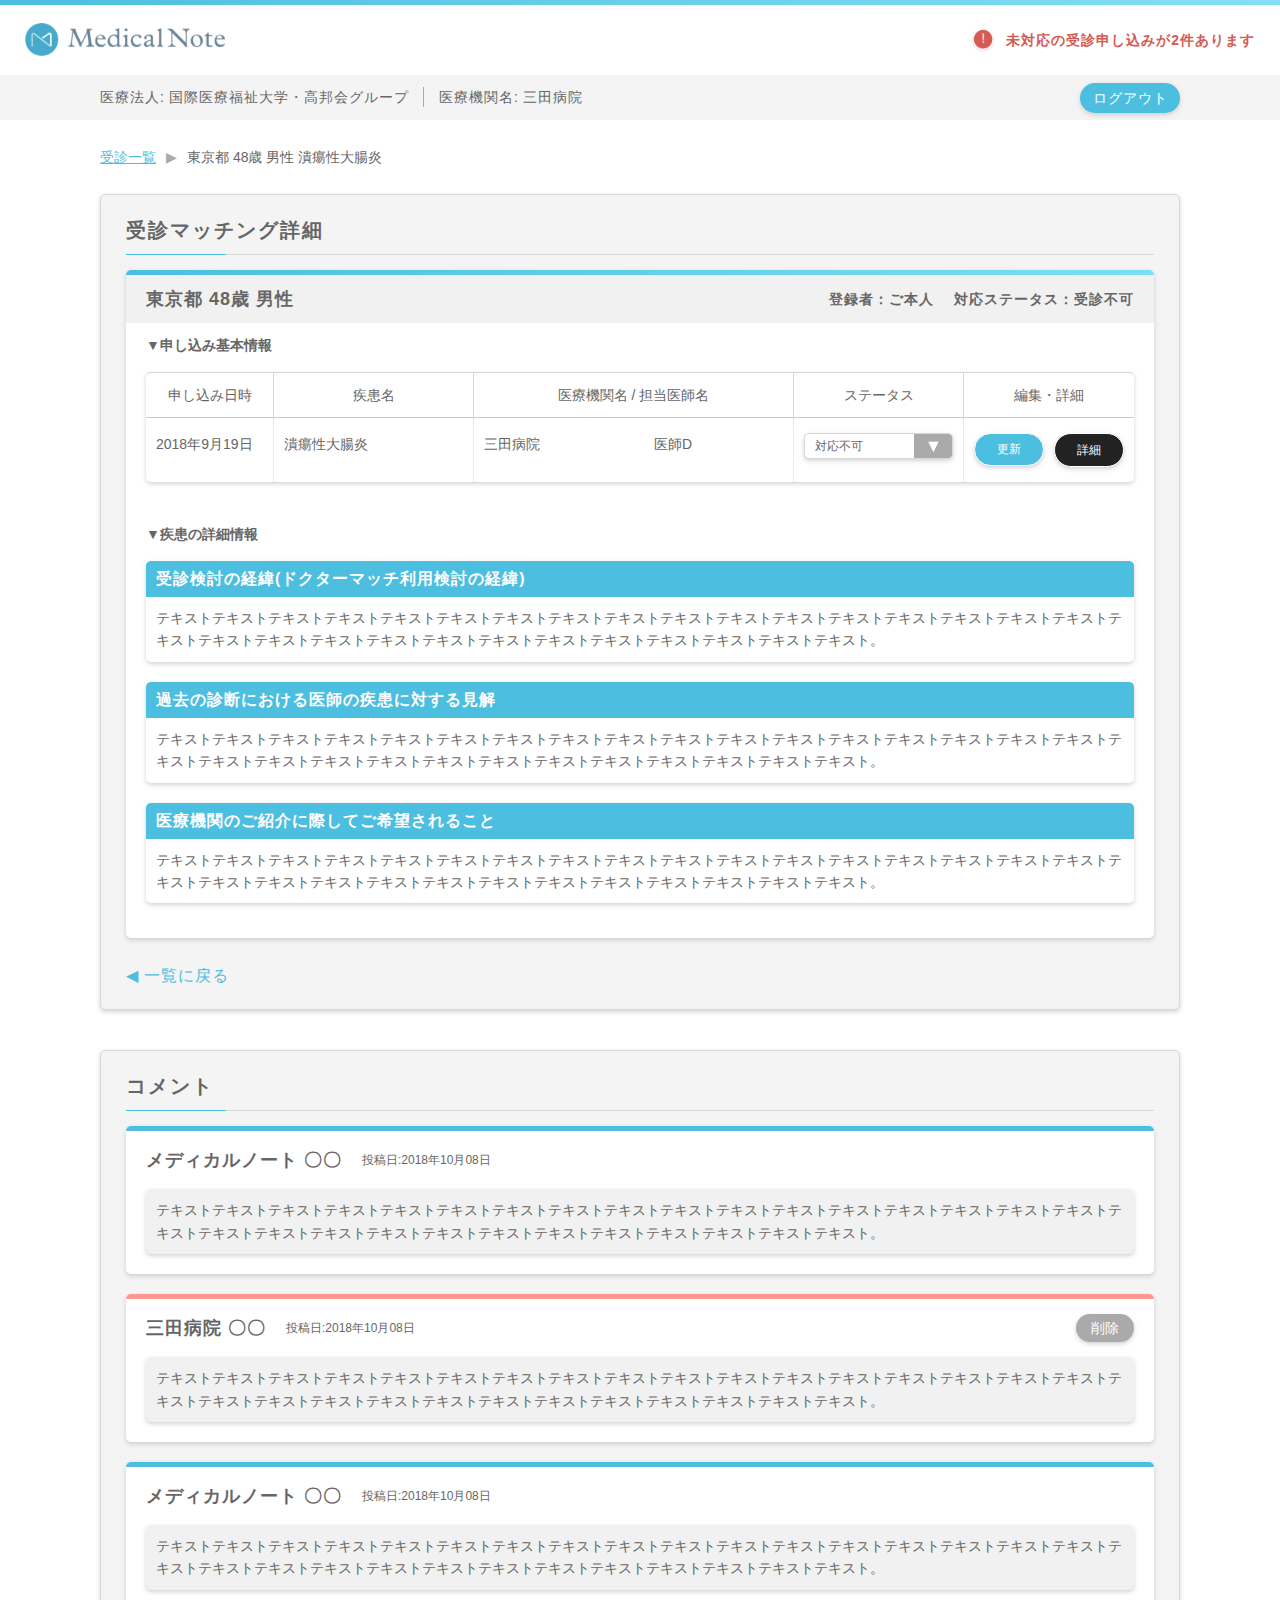
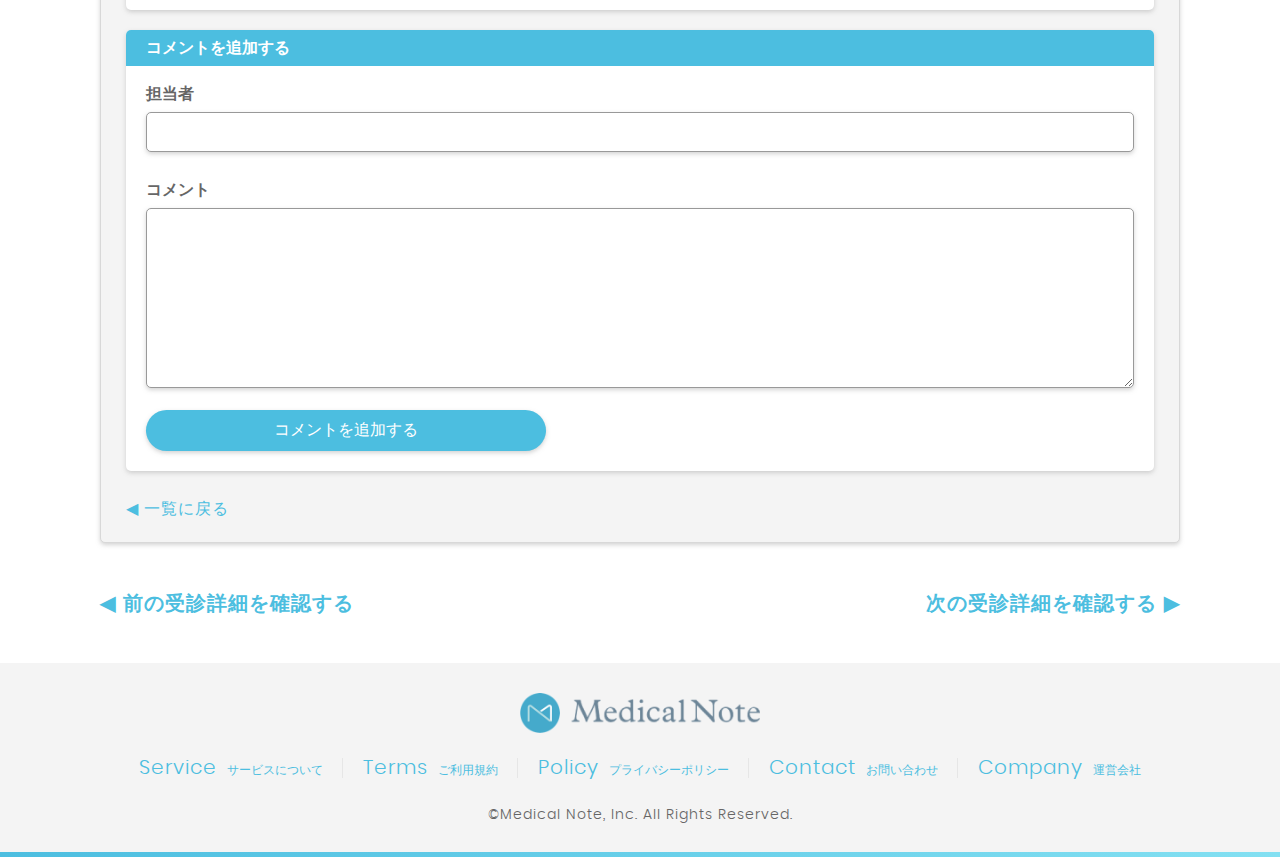
<file: matching_detail_2.html>
<!doctype html>
<html>

<head>
	<meta charset="UTF-8">
	<meta name="viewport" content="width=device-width, initial-scale=1">
	<link rel="canonical" href="https://www.komons-japan.com">
	<title>受診のお申し込み | Doctor Match</title>
	<meta name="description" content="aaaa">
	<link href="img/common/favicon.png" rel="apple-touch-icon" sizes="180x180">
	<link rel="shortcut icon" href="img/common/favicon.png">
	<meta property="og:type" content="article">
	<meta property="og:image" content="aaaa">
	<meta property="og:url" content="https://www.komons-japan.com">
	<meta property="og:locale" content="ja_JP">
	<meta property="og:type" content="article">
	<meta property="og:title" content="医師一覧 | Doctor Match">
	<meta property="og:description" content="aaaa">
	<meta property="og:url" content="aaaa">
	<meta property="og:site_name" content="ドクターマッチ">
	<link rel="stylesheet" href="css/style.css">
	<script type="text/javascript" src="js/jquery-3.3.1.min.js"></script>
	<script type="text/javascript" src="js/layout.js"></script>
</head>

<body id="doctor">
	<header>
		<div class="header_inner">
			<div class="header_logo">
				<a href="/"></a>
			</div>
			<div class="header_alert">
				<span class="alert_pc">未対応の受診申し込みが2件あります</span>
				<span class="alert_sp">未対応(2)</span>
			</div>
	</header>
	<article id="matchingDetail">
		<section id="bread">
			<div class="inner">
				<div class="login_info">
					<span class="houjin">国際医療福祉大学・高邦会グループ</span>
					<span class="hospotal">三田病院 </span>
					<a class="logout" href="aaaa">ログアウト</a>
				</div>
			</div>
		</section>
		<section id="pankuzu">
			<ul>
				<li><a href="aaaa">受診一覧</a></li>
				<li>東京都 48歳 男性 潰瘍性大腸炎</li>
			</ul>
		</section>
		<section id="detail">
			<div class="bg_wrap">
				<h1 class="common_ttl">受診マッチング詳細</h1>
				<div class="detail_inner">
					<div class="detail_upper">
						<div class="profile">
							東京都 48歳 男性
						</div>
						<div class="status">
							<div class="resister">登録者：<span>ご本人</span></div>
							<div class="status_wrap">
								対応ステータス：<span>受診不可</span>
							</div>
						</div>
					</div><!-- detail_upper -->
					<div class="detail_middle">
						<h3 class="detail_ttl">▼申し込み基本情報</h3>
							<form action="aaaa" method="post">
						<div class="list_table">
							<div class="table_header table_contents">
								<div class="date">申し込み日時</div>
								<div class="disease">疾患名</div>
								<div class="assign">医療機関名 / 担当医師名</div>
								<div class="status">ステータス</div>
								<div class="edit">編集・詳細</div>
							</div>
							<div class="table_row table_contents">
								<div class="date">2018年9月19日</div>
								<div class="disease">潰瘍性大腸炎</div>
								<div class="assign">
									<div class="hospital_wrap">
										<ul>
											<li>
									<div class="name">三田病院</div>
									<div class="form_radio">医師D</div><!-- form_radio -->
								</li>
										</ul>
							</div><!-- hospital_wrap -->
								</div><!-- assign -->
								<div class="status">
									<select name="status" class="status_select">
										<option value="未対応">未対応</option>
										<option value="問診中">問診中</option>
										<option value="受診調整中">受診調整中</option>
										<option value="対応完了">対応完了</option>
										<option value="対応不可" selected>対応不可</option>
									</select>
								</div>
								<div class="edit">
									<div class="button_wrap">
										<ul>
											<li><input type="submit" id="submitButton" class="submit" value="更新"></li>
											<li><a class="detail" href="aaaa">詳細</a>
									</div>
								</div>
							</div><!-- table_row -->
					</div><!-- list_table -->
				</form>
				</div><!-- detail_middle -->
				<div class="detail_lower">
						<h3 class="detail_ttl">▼疾患の詳細情報</h3>
						<div class="disease_wrap">
							<h3 class="disease_ttl">受診検討の経緯(ドクターマッチ利用検討の経緯)</h3>
							<p class="disease_txt">テキストテキストテキストテキストテキストテキストテキストテキストテキストテキストテキストテキストテキストテキストテキストテキストテキストテキストテキストテキストテキストテキストテキストテキストテキストテキストテキストテキストテキストテキスト。</p>
						</div><!-- disease_wrap -->
						<div class="disease_wrap">
							<h3 class="disease_ttl">過去の診断における医師の疾患に対する見解</h3>
							<p class="disease_txt">テキストテキストテキストテキストテキストテキストテキストテキストテキストテキストテキストテキストテキストテキストテキストテキストテキストテキストテキストテキストテキストテキストテキストテキストテキストテキストテキストテキストテキストテキスト。</p>
						</div><!-- disease_wrap -->
						<div class="disease_wrap">
							<h3 class="disease_ttl">医療機関のご紹介に際してご希望されること</h3>
							<p class="disease_txt">テキストテキストテキストテキストテキストテキストテキストテキストテキストテキストテキストテキストテキストテキストテキストテキストテキストテキストテキストテキストテキストテキストテキストテキストテキストテキストテキストテキストテキストテキスト。</p>
						</div><!-- disease_wrap -->
				</div><!-- detail_lower -->
				</div>
				<div class="back_list">
					<a href="aaaa">◀︎ 一覧に戻る</a>
				</div>
			</div><!-- bg_wrap -->
	</section><!-- detailInner -->
	<section id="comment">
		<div class="bg_wrap">
			<h1 class="common_ttl">コメント</h1>
			<div class="comment_wrap">
				<div class="comment_item medical_note">
					<div class="comment_info">
						<span class="user_name">メディカルノート 〇〇</span>
						<span class="date">投稿日:2018年10月08日</span>
					</div>
					<div class="comment_txt">
						<p>テキストテキストテキストテキストテキストテキストテキストテキストテキストテキストテキストテキストテキストテキストテキストテキストテキストテキストテキストテキストテキストテキストテキストテキストテキストテキストテキストテキストテキストテキスト。</p>
					</div>
				</div><!-- comment_item -->
				<div class="comment_item doctor">
					<div class="delete_button">
						<a href="javascript:void(0);">削除</a>
					</div>
					<div class="comment_info">
						<span class="user_name">三田病院 〇〇</span>
						<span class="date">投稿日:2018年10月08日</span>
					</div>
					<div class="comment_txt">
						<p>テキストテキストテキストテキストテキストテキストテキストテキストテキストテキストテキストテキストテキストテキストテキストテキストテキストテキストテキストテキストテキストテキストテキストテキストテキストテキストテキストテキストテキストテキスト。</p>
					</div>
				</div><!-- comment_item -->
				<div class="comment_item medical_note">
					<div class="comment_info">
						<span class="user_name">メディカルノート 〇〇</span>
						<span class="date">投稿日:2018年10月08日</span>
					</div>
					<div class="comment_txt">
						<p>テキストテキストテキストテキストテキストテキストテキストテキストテキストテキストテキストテキストテキストテキストテキストテキストテキストテキストテキストテキストテキストテキストテキストテキストテキストテキストテキストテキストテキストテキスト。</p>
					</div>
				</div><!-- comment_item -->
			</div><!-- comment_wrap -->
			<div class="add_comment">
				<form action="aaaa" method="post">
					<h3 class="ttl">コメントを追加する</h3>
					<div class="form_wrap">
				<div class="form_text">
					<label>担当者</label>
					<input type="text" placeholder="">
				</div>
			</div><!-- form_wrap -->
			<div class="form_wrap">
		<div class="form_text">
			<label>コメント</label>
			<textarea></textarea>
		</div>
	</div><!-- form_wrap -->
	<div class="submit_wrap">
		<input type="button" id="addComment" value="コメントを追加する">
	</div>
				</form>
			</div>
			<div class="back_list">
				<a href="aaaa">◀︎ 一覧に戻る</a>
			</div>
		</div><!-- bg_wrap -->
		<div class="pager">
			<a class="prev" href="aaaa">◀︎ 前の受診詳細<span>を確認する</span></a>
			<a class="next" href="aaaa"> 次の受診詳細<span>を確認する</span> ▶︎</a>
		</div><!-- pager -->
		</section><!-- comment -->
	</article>
	<footer>
		<div class="footer_inner">
			<div class="footer_logo">
				<img src="img/common/footer_logo.png">
			</div>
			<div class="footer_nav">
				<nav>
					<ul>
						<li>
							<a href="/"><span>Service</span>サービスについて</a>
						</li>
						<li>
							<a href="aaaa"><span>Terms</span>ご利用規約</a>
						</li>
						<li>
							<a href="/"><span>Policy</span>プライバシーポリシー</a>
						</li>
						<li>
							<a href="/"><span>Contact</span>お問い合わせ</a>
						</li>
						<li>
							<a href="/"><span>Company</span>運営会社</a>
						</li>
					</ul>
				</nav>
			</div>
			<div class="footer_copy">
				<p>©Medical Note, Inc. All Rights Reserved.</p>
			</div>
		</div>
	</footer>
</body>

</html>
</file>
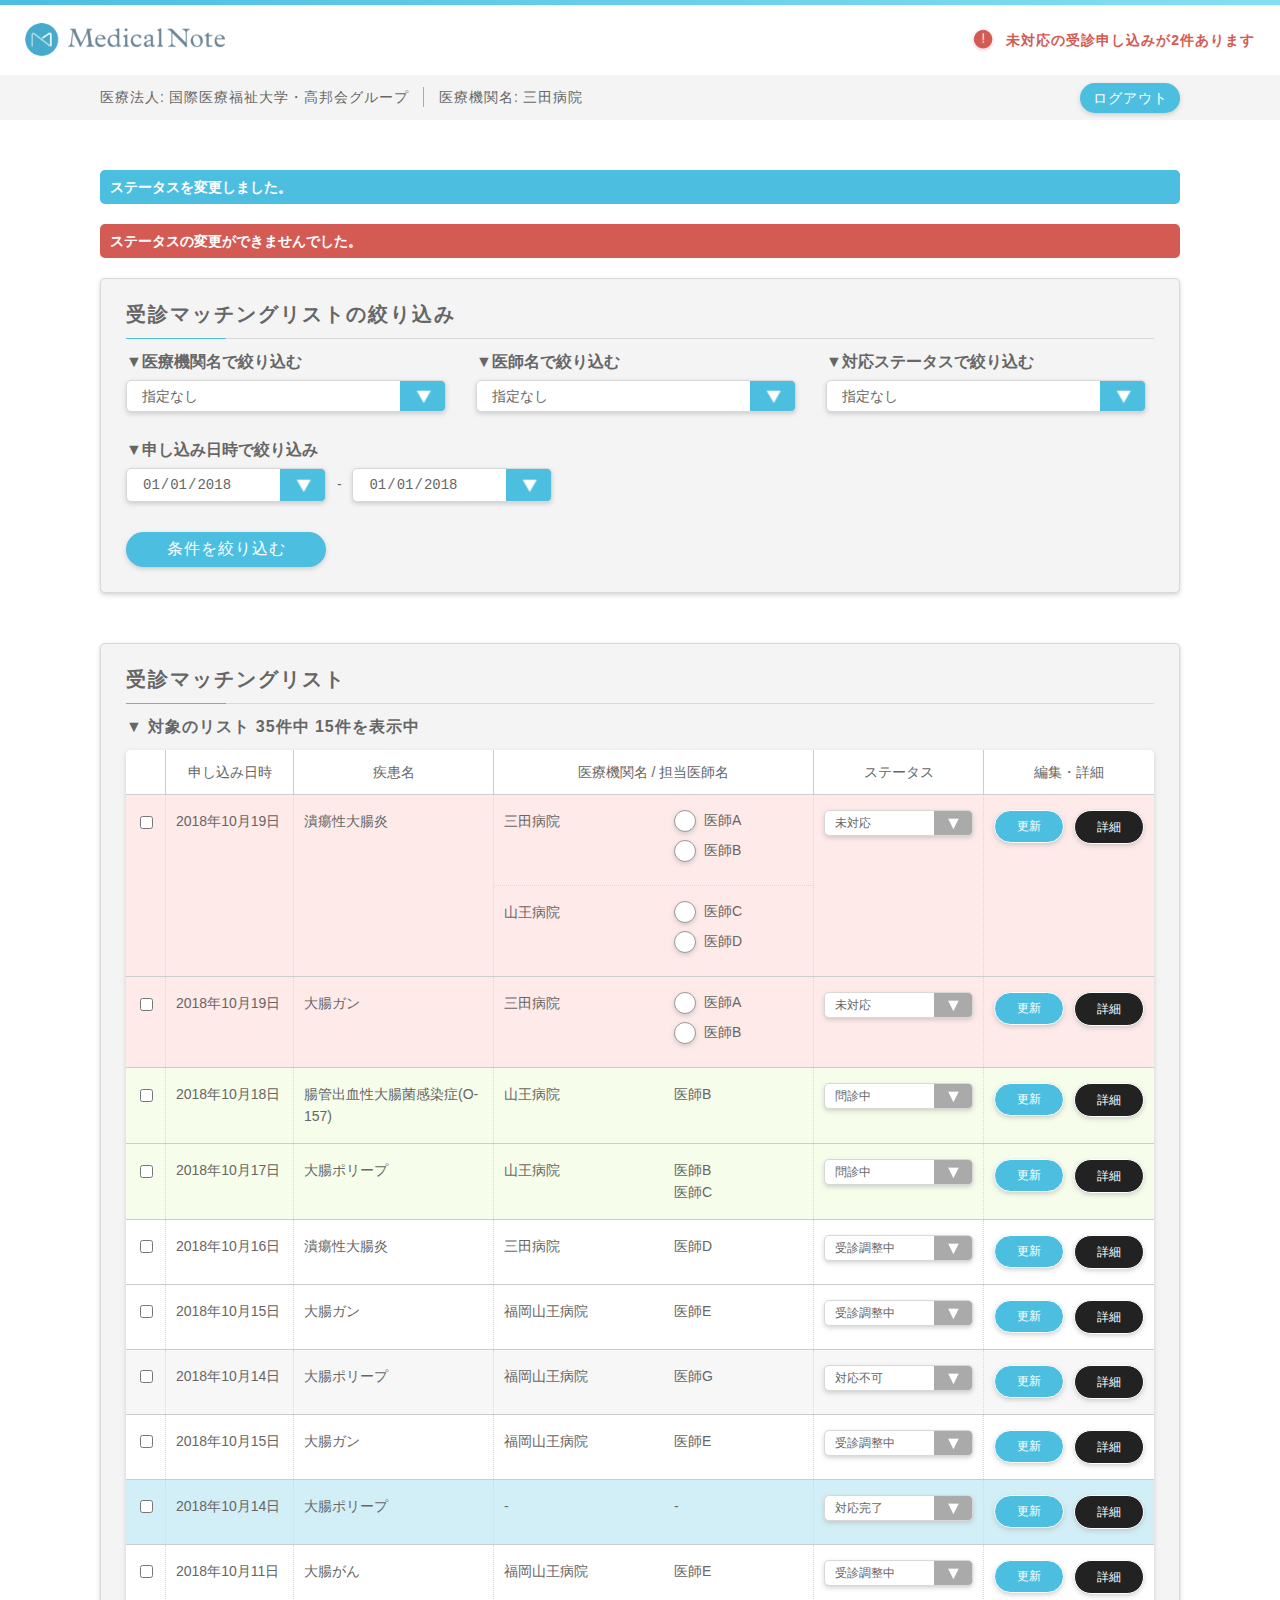
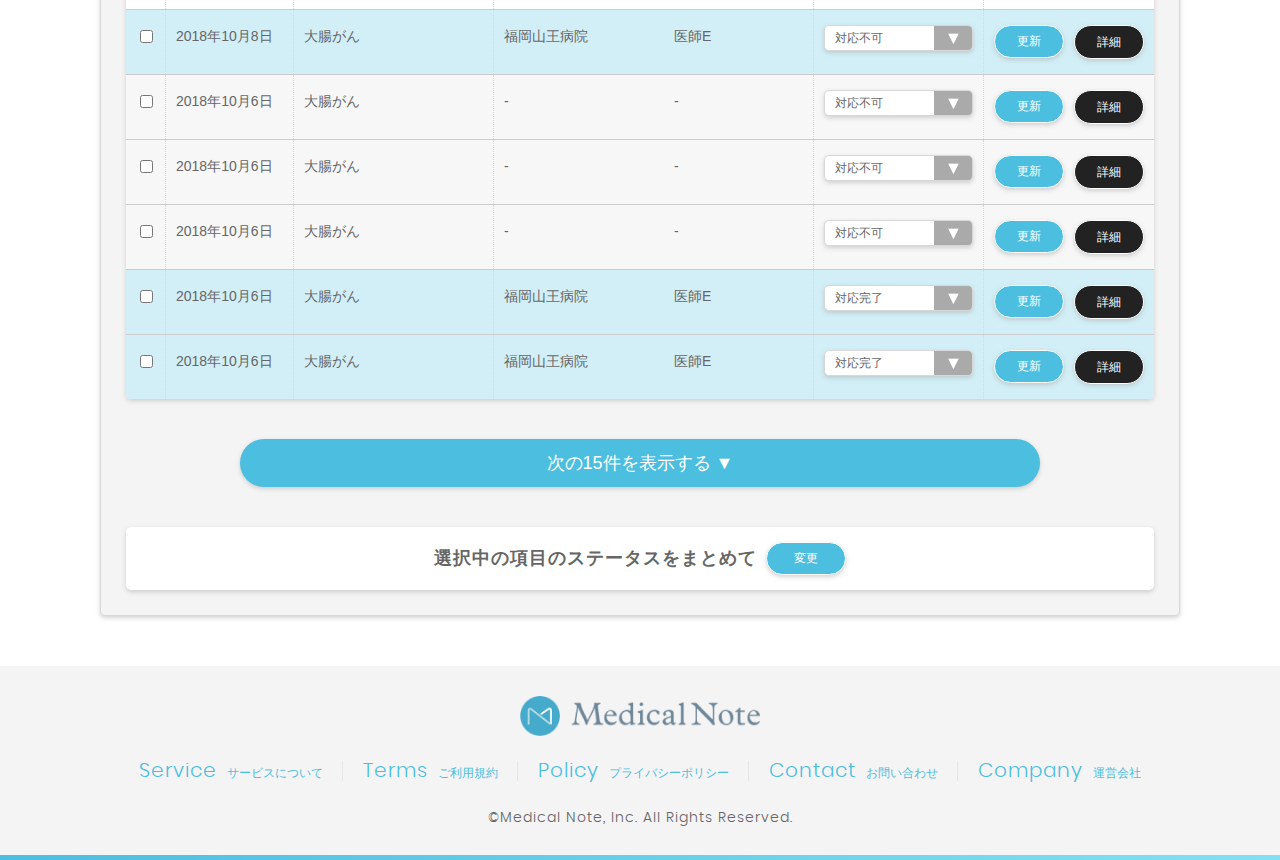
<file: matching_list.html>
<!doctype html>
<html>

<head>
	<meta charset="UTF-8">
	<meta name="viewport" content="width=device-width, initial-scale=1">
	<link rel="canonical" href="https://www.komons-japan.com">
	<title>受診のお申し込み | Doctor Match</title>
	<meta name="description" content="aaaa">
	<link href="img/common/favicon.png" rel="apple-touch-icon" sizes="180x180">
	<link rel="shortcut icon" href="img/common/favicon.png">
	<meta property="og:type" content="article">
	<meta property="og:image" content="aaaa">
	<meta property="og:url" content="https://www.komons-japan.com">
	<meta property="og:locale" content="ja_JP">
	<meta property="og:type" content="article">
	<meta property="og:title" content="医師一覧 | Doctor Match">
	<meta property="og:description" content="aaaa">
	<meta property="og:url" content="aaaa">
	<meta property="og:site_name" content="ドクターマッチ">
	<link rel="stylesheet" href="css/style.css">
	<script type="text/javascript" src="js/jquery-3.3.1.min.js"></script>
	<script type="text/javascript" src="js/layout.js"></script>
</head>

<body id="doctor">
	<header>
		<div class="header_inner">
			<div class="header_logo">
				<a href="/"></a>
			</div>
			<div class="header_alert">
				<span class="alert_pc">未対応の受診申し込みが2件あります</span>
				<span class="alert_sp">未対応(2)</span>
			</div>
	</header>
	<article id="matchingList">
		<section id="bread">
			<div class="inner">
				<div class="login_info">
					<span class="houjin">国際医療福祉大学・高邦会グループ</span>
					<span class="hospotal">三田病院 </span>
					<a class="logout" href="aaaa">ログアウト</a>
				</div>
			</div>
		</section>
		<section id="filter" class="success">
			<span class="sucess_txt">ステータスを変更しました。</span>
			<span class="error_txt">ステータスの変更ができませんでした。</span>
			<form action="aaaa" method="post">
			<div class="bg_wrap">
				<h3 class="common_ttl">受診マッチングリストの絞り込み</h3>
				<div class="filter_wrap">
					<div class="filter_item">
						<label>▼医療機関名で絞り込む</label>
						<select name="relation" id="relation" class="postform errorInput">
         		<option class="default" value="" disabled="" selected="">指定なし</option>
				 		<option value="三田病院">三田病院</option>
         		<option value="山王病院">山王病院</option>
         		<option value="福岡山王病院">福岡山王病院</option>
						</select>
				</div><!-- filter_item -->
				<div class="filter_item">
					<label>▼医師名で絞り込む</label>
					<select name="relation" id="relation" class="postform errorInput">
					<option class="default" value="" disabled="" selected="">指定なし</option>
					<option value="医師A">医師A</option>
					<option value="医師B">医師B</option>
					<option value="医師C">医師C</option>
					<option value="医師D">医師D</option>
					<option value="医師E">医師E</option>
					</select>
			</div><!-- filter_item -->
			<div class="filter_item last">
				<label>▼対応ステータスで絞り込む</label>
				<select name="relation" id="relation" class="postform errorInput">
				<option class="default" value="" disabled="" selected="">指定なし</option>
				<option value="未対応">未対応</option>
				<option value="問診中">問診中</option>
				<option value="受診調整中">受診調整中</option>
				<option value="対応完了">対応完了</option>
				<option value="対応不可">対応不可</option>
				</select>
		</div><!-- filter_item -->
		</div><!-- filter_wrap -->
		<div class="filter_date">
			<div class="filter_item date">
				<label>▼申し込み日時で絞り込み</label>
				<input type="date" id="start" name="trip" value="2018-01-01" min="2018-01-01" max="2018-12-31"/>
							<span>-</span>
				<input type="date" id="end" name="trip" value="2018-01-01" min="2018-01-01" max="2018-12-31"/>
		</div><!-- filter_item -->
		</div>
		<div class="submit_wrap">
				<input type="submit" class="filter" value="条件を絞り込む">
			</div>
		</div><!-- bg_wrap -->
	</form>
	</section>
	<section id="list">
		<div class="bg_wrap">
			<h3 class="common_ttl">受診マッチングリスト</h3>
			<div class="list_num">
				▼ 対象のリスト 35件中 15件を表示中
			</div>
			<div class="list_table">
				<div class="table_header table_contents">
					<div class="checkbox"></div>
					<div class="date">申し込み日時</div>
					<div class="disease">疾患名</div>
					<div class="assign">医療機関名 / 担当医師名</div>
					<div class="status">ステータス</div>
					<div class="edit">編集・詳細</div>
				</div>
				<form action="aaaa" method="post">
				<div class="table_row table_contents mitaiou">
					<div class="checkbox form_radio">
							<label><input type="checkbox" value=""><span class="radio_label">1</span>
							</label>
					</div>
					<div class="date">2018年10月19日</div>
					<div class="disease">潰瘍性大腸炎</div>
					<div class="assign">
						<div class="hospital_wrap">
							<ul>
								<li>
									<div class="name">三田病院</div>
									<div class="form_radio">
										<span class="radio_item first">
												<label><input type="checkbox"  name="a" value="医師A" class="checkbox"><span class="radio_label">医師A</span>
												</label>
											</span>
											<span class="radio_item first">
												<label><input type="checkbox" name="b" value="医師B" class="checkbox"><span class="radio_label">医師B</span>
												</label>
											</span>
							</div><!-- form_radio -->
								</li>
								<li>
									<div class="name">山王病院</div>
									<div class="form_radio">
										<span class="radio_item first">
											<label><input type="checkbox"  name="c" value="医師C" class="checkbox"><span class="radio_label">医師C</span>
									</label>
								</span>
								<span class="radio_item first">
									<label><input type="checkbox" name="d" value="医師D" class="checkbox"><span class="radio_label">医師D</span>
									</label>
								</span>
							</div><!-- form_radio -->
								</li>
							</ul>
				</div><!-- hospital_wrap -->
					</div><!-- assign -->
					<div class="status">
						<select name="status" class="status_select">
							<option value="未対応" selected>未対応</option>
							<option value="問診中">問診中</option>
							<option value="受診調整中">受診調整中</option>
							<option value="対応完了">対応完了</option>
							<option value="対応不可">対応不可</option>
						</select>
					</div>
					<div class="edit">
						<div class="button_wrap">
							<ul>
								<li><input type="submit" id="submitButton" class="submit" value="更新"></li>
								<li><a class="detail" href="aaaa">詳細</a>
								</li>
							</ul>
						</div>
					</div>
				</div><!-- table_row -->
			</form>
			<form action="aaaa" method="post">
				<div class="table_row table_contents mitaiou">
					<div class="checkbox form_radio">
							<label><input type="checkbox" value=""><span class="radio_label">2</span>
							</label>
					</div>
					<div class="date">2018年10月19日</div>
					<div class="disease">大腸ガン</div>
					<div class="assign">
						<div class="hospital_wrap">
							<ul>
								<li>
									<div class="name">三田病院</div>
									<div class="form_radio">
										<span class="radio_item first">
												<label><input type="checkbox"  name="a02" value="医師A" class="checkbox"><span class="radio_label">医師A</span>
												</label>
											</span>
											<span class="radio_item first">
												<label><input type="checkbox" name="b02" value="医師B" class="checkbox"><span class="radio_label">医師B</span>
												</label>
											</span>
							</div><!-- form_radio -->
								</li>
				</div><!-- hospital_wrap -->
					</div><!-- assign -->
					<div class="status">
						<select name="status" class="status_select">
							<option value="未対応" selected>未対応</option>
							<option value="問診中">問診中</option>
							<option value="受診調整中">受診調整中</option>
							<option value="対応完了">対応完了</option>
							<option value="対応不可">対応不可</option>
						</select>
					</div>
					<div class="edit">
						<div class="button_wrap">
							<ul>
								<li><input type="submit" id="submitButton" class="submit" value="更新"></li>
								<li><a class="detail" href="aaaa">詳細</a></li>
							</ul>
						</div>
					</div>
				</div><!-- table_row -->
			</form>
			<form action="aaaa" method="post">
				<div class="table_row table_contents monshin">
					<div class="checkbox form_radio">
							<label><input type="checkbox" value=""><span class="radio_label">3</span>
							</label>
					</div>
					<div class="date">2018年10月18日</div>
					<div class="disease">腸管出血性大腸菌感染症(O-157)</div>
					<div class="assign">
						<div class="hospital_wrap">
							<ul>
								<li>
									<div class="name">山王病院</div>
									<div class="form_radio">医師B</div><!-- form_radio -->
								</li>
							</ul>
				</div><!-- hospital_wrap -->
					</div><!-- assign -->
					<div class="status">
						<select name="status" class="status_select">
							<option value="未対応">未対応</option>
							<option value="問診中" selected>問診中</option>
							<option value="受診調整中">受診調整中</option>
							<option value="対応完了">対応完了</option>
							<option value="対応不可">対応不可</option>
						</select>
					</div>
					<div class="edit">
						<div class="button_wrap">
							<ul>
								<li><input type="submit" id="submitButton" class="submit" value="更新"></li>
								<li><a class="detail" href="aaaa">詳細</a></li>
							</ul>
						</div>
					</div>
				</div><!-- table_row -->
			</form>
			<form action="aaaa" method="post">
				<div class="table_row table_contents monshin">
					<div class="checkbox form_radio">
							<label><input type="checkbox" value=""><span class="radio_label">4</span>
							</label>
					</div>
					<div class="date">2018年10月17日</div>
					<div class="disease">大腸ポリープ</div>
					<div class="assign">
						<div class="hospital_wrap">
							<ul>
								<li>
									<div class="name">山王病院</div>
									<div class="form_radio">医師B<br>医師C</div><!-- form_radio -->
								</li>
							</ul>
				</div><!-- hospital_wrap -->
					</div><!-- assign -->
					<div class="status">
						<select name="status" class="status_select">
							<option value="未対応">未対応</option>
							<option value="問診中" selected>問診中</option>
							<option value="受診調整中">受診調整中</option>
							<option value="対応完了">対応完了</option>
							<option value="対応不可">対応不可</option>
						</select>
					</div>
					<div class="edit">
						<div class="button_wrap">
							<ul>
								<li><input type="submit" id="submitButton" class="submit" value="更新"></li>
								<li><a class="detail" href="aaaa">詳細</a></li>
							</ul>
						</div>
					</div>
				</div><!-- table_row -->
			</form>
			<form action="aaaa" method="post">
				<div class="table_row table_contents tyousei">
					<div class="checkbox form_radio">
							<label><input type="checkbox" value=""><span class="radio_label">5</span>
							</label>
					</div>
					<div class="date">2018年10月16日</div>
					<div class="disease">潰瘍性大腸炎</div>
					<div class="assign">
						<div class="hospital_wrap">
							<ul>
								<li>
									<div class="name">三田病院</div>
									<div class="form_radio">医師D</div><!-- form_radio -->
								</li>
							</ul>
				</div><!-- hospital_wrap -->
					</div><!-- assign -->
					<div class="status">
						<select name="status" class="status_select">
							<option value="未対応">未対応</option>
							<option value="問診中">問診中</option>
							<option value="受診調整中" selected>受診調整中</option>
							<option value="対応完了">対応完了</option>
							<option value="対応不可">対応不可</option>
						</select>
					</div>
					<div class="edit">
						<div class="button_wrap">
							<ul>
								<li><input type="submit" id="submitButton" class="submit" value="更新"></li>
								<li><a class="detail" href="aaaa">詳細</a></li>
							</ul>
						</div>
					</div>
				</div><!-- table_row -->
			</form>
			<form action="aaaa" method="post">
				<div class="table_row table_contents tyousei">
					<div class="checkbox form_radio">
							<label><input type="checkbox" value=""><span class="radio_label">6</span>
							</label>
					</div>
					<div class="date">2018年10月15日</div>
					<div class="disease">大腸ガン</div>
					<div class="assign">
						<div class="hospital_wrap">
							<ul>
								<li>
									<div class="name">福岡山王病院</div>
									<div class="form_radio">医師E</div><!-- form_radio -->
								</li>
							</ul>
				</div><!-- hospital_wrap -->
					</div><!-- assign -->
					<div class="status">
						<select name="status" class="status_select">
							<option value="未対応">未対応</option>
							<option value="問診中">問診中</option>
							<option value="受診調整中" selected>受診調整中</option>
							<option value="対応完了">対応完了</option>
							<option value="対応不可">対応不可</option>
						</select>
					</div>
					<div class="edit">
						<div class="button_wrap">
							<ul>
								<li><input type="submit" id="submitButton" class="submit" value="更新"></li>
								<li><a class="detail" href="aaaa">詳細</a></li>
							</ul>
						</div>
					</div>
				</div><!-- table_row -->
			</form>
			<form action="aaaa" method="post">
				<div class="table_row table_contents ng">
					<div class="checkbox form_radio">
							<label><input type="checkbox" value=""><span class="radio_label">7</span>
							</label>
					</div>
					<div class="date">2018年10月14日</div>
					<div class="disease">大腸ポリープ</div>
					<div class="assign">
						<div class="hospital_wrap">
							<ul>
								<li>
									<div class="name">福岡山王病院</div>
									<div class="form_radio">医師G</div><!-- form_radio -->
								</li>
							</ul>
				</div><!-- hospital_wrap -->
					</div><!-- assign -->
					<div class="status">
						<select name="status" class="status_select">
							<option value="未対応">未対応</option>
							<option value="問診中">問診中</option>
							<option value="受診調整中">受診調整中</option>
							<option value="対応完了">対応完了</option>
							<option value="対応不可" selected>対応不可</option>
						</select>
					</div>
					<div class="edit">
						<div class="button_wrap">
							<ul>
								<li><input type="submit" id="submitButton" class="submit" value="更新"></li>
								<li><a class="detail" href="aaaa">詳細</a></il>
								</ul>
						</div>
					</div>
				</div><!-- table_row -->
			</form>
			<form action="aaaa" method="post">
				<div class="table_row table_contents tyousei">
					<div class="checkbox form_radio">
							<label><input type="checkbox" value=""><span class="radio_label">8</span>
							</label>
					</div>
					<div class="date">2018年10月15日</div>
					<div class="disease">大腸ガン</div>
					<div class="assign">
						<div class="hospital_wrap">
							<ul>
								<li>
									<div class="name">福岡山王病院</div>
									<div class="form_radio">医師E</div><!-- form_radio -->
								</li>
							</ul>
				</div><!-- hospital_wrap -->
					</div><!-- assign -->
					<div class="status">
						<select name="status" class="status_select">
							<option value="未対応">未対応</option>
							<option value="問診中">問診中</option>
							<option value="受診調整中" selected>受診調整中</option>
							<option value="対応完了">対応完了</option>
							<option value="対応不可">対応不可</option>
						</select>
					</div>
					<div class="edit">
						<div class="button_wrap">
							<ul>
								<li><input type="submit" id="submitButton" class="submit" value="更新"></li>
								<li><a class="detail" href="aaaa">詳細</a></li>
							</ul>
						</div>
					</div>
				</div><!-- table_row -->
			</form>
			<form action="aaaa" method="post">
				<div class="table_row table_contents completed">
					<div class="checkbox form_radio">
							<label><input type="checkbox" value=""><span class="radio_label">9</span>
							</label>
					</div>
					<div class="date">2018年10月14日</div>
					<div class="disease">大腸ポリープ</div>
					<div class="assign">
						<div class="hospital_wrap">
							<ul>
								<li>
									<div class="name">-</div>
									<div class="form_radio">-</div><!-- form_radio -->
								</li>
							</ul>
				</div><!-- hospital_wrap -->
					</div><!-- assign -->
					<div class="status">
						<select name="status" class="status_select">
							<option value="未対応">未対応</option>
							<option value="問診中">問診中</option>
							<option value="受診調整中">受診調整中</option>
							<option value="対応完了" selected>対応完了</option>
							<option value="対応不可">対応不可</option>
						</select>
					</div>
					<div class="edit">
						<div class="button_wrap">
							<ul>
								<li><input type="submit" id="submitButton" class="submit" value="更新"></li>
								<li><a class="detail" href="aaaa">詳細</a></li>
							</ul>
						</div>
					</div>
				</div><!-- table_row -->
			</form>
			<form action="aaaa" method="post">
				<div class="table_row table_contents tyousei">
					<div class="checkbox form_radio">
							<label><input type="checkbox" value=""><span class="radio_label">10</span>
							</label>
					</div>
					<div class="date">2018年10月11日</div>
					<div class="disease">大腸がん</div>
					<div class="assign">
						<div class="hospital_wrap">
							<ul>
									<li>
										<div class="name">福岡山王病院</div>
										<div class="form_radio">医師E</div><!-- form_radio -->
									</li>
							</ul>
				</div><!-- hospital_wrap -->
					</div><!-- assign -->
					<div class="status">
						<select name="status" class="status_select">
							<option value="未対応">未対応</option>
							<option value="問診中">問診中</option>
							<option value="受診調整中" selected>受診調整中</option>
							<option value="対応完了">対応完了</option>
							<option value="対応不可">対応不可</option>
						</select>
					</div>
					<div class="edit">
						<div class="button_wrap">
							<ul>
								<li><input type="submit" id="submitButton" class="submit" value="更新"></li>
								<li><a class="detail" href="aaaa">詳細</a></li>
							</ul>
						</div>
					</div>
				</div><!-- table_row -->
			</form>
			<form action="aaaa" method="post">
				<div class="table_row table_contents completed">
					<div class="checkbox form_radio">
							<label><input type="checkbox" value=""><span class="radio_label">11</span>
							</label>
					</div>
					<div class="date">2018年10月8日</div>
					<div class="disease">大腸がん</div>
					<div class="assign">
						<div class="hospital_wrap">
							<ul>
									<li>
										<div class="name">福岡山王病院</div>
										<div class="form_radio">医師E</div><!-- form_radio -->
									</li>
							</ul>
				</div><!-- hospital_wrap -->
					</div><!-- assign -->
					<div class="status">
						<select name="status" class="status_select">
							<option value="未対応">未対応</option>
							<option value="問診中">問診中</option>
							<option value="受診調整中">受診調整中</option>
							<option value="対応完了">対応完了</option>
							<option value="対応不可" selected>対応不可</option>
						</select>
					</div>
					<div class="edit">
						<div class="button_wrap">
							<ul>
								<li><input type="submit" id="submitButton" class="submit" value="更新"></li>
								<li><a class="detail" href="aaaa">詳細</a></li>
							</ul>
						</div>
					</div>
				</div><!-- table_row -->
			</form>
			<form action="aaaa" method="post">
				<div class="table_row table_contents ng">
					<div class="checkbox form_radio">
							<label><input type="checkbox" value=""><span class="radio_label">12</span>
							</label>
					</div>
					<div class="date">2018年10月6日</div>
					<div class="disease">大腸がん</div>
					<div class="assign">
						<div class="hospital_wrap">
							<ul>
								<li>
									<div class="name">-</div>
									<div class="form_radio">-</div><!-- form_radio -->
								</li>
							</ul>
				</div><!-- hospital_wrap -->
					</div><!-- assign -->
					<div class="status">
						<select name="status" class="status_select">
							<option value="未対応">未対応</option>
							<option value="問診中">問診中</option>
							<option value="受診調整中">受診調整中</option>
							<option value="対応完了">対応完了</option>
							<option value="対応不可" selected>対応不可</option>
						</select>
					</div>
					<div class="edit">
						<div class="button_wrap">
							<ul>
								<li><input type="submit" id="submitButton" class="submit" value="更新"></li>
								<li><a class="detail" href="aaaa">詳細</a></li>
							</ul>
						</div>
					</div>
				</div><!-- table_row -->
			</form>
			<form action="aaaa" method="post">
				<div class="table_row table_contents ng">
					<div class="checkbox form_radio">
							<label><input type="checkbox" value=""><span class="radio_label">13</span>
							</label>
					</div>
					<div class="date">2018年10月6日</div>
					<div class="disease">大腸がん</div>
					<div class="assign">
						<div class="hospital_wrap">
							<ul>
									<li>
										<div class="name">-</div>
										<div class="form_radio">-</div><!-- form_radio -->
									</li>
							</ul>
				</div><!-- hospital_wrap -->
					</div><!-- assign -->
					<div class="status">
						<select name="status" class="status_select">
							<option value="未対応">未対応</option>
							<option value="問診中">問診中</option>
							<option value="受診調整中">受診調整中</option>
							<option value="対応完了">対応完了</option>
							<option value="対応不可" selected>対応不可</option>
						</select>
					</div>
					<div class="edit">
						<div class="button_wrap">
							<ul>
								<li><input type="submit" id="submitButton" class="submit" value="更新"></li>
								<li><a class="detail" href="aaaa">詳細</a></li>
							</ul>
						</div>
					</div>
				</div><!-- table_row -->
			</form>
			<form action="aaaa" method="post">
				<div class="table_row table_contents ng">
					<div class="checkbox form_radio">
							<label><input type="checkbox" value=""><span class="radio_label">14</span>
							</label>
					</div>
					<div class="date">2018年10月6日</div>
					<div class="disease">大腸がん</div>
					<div class="assign">
						<div class="hospital_wrap">
							<ul>
									<li>
										<div class="name">-</div>
										<div class="form_radio">-</div><!-- form_radio -->
									</li>
							</ul>
				</div><!-- hospital_wrap -->
					</div><!-- assign -->
					<div class="status">
						<select name="status" class="status_select">
							<option value="未対応">未対応</option>
							<option value="問診中">問診中</option>
							<option value="受診調整中">受診調整中</option>
							<option value="対応完了">対応完了</option>
							<option value="対応不可" selected>対応不可</option>
						</select>
					</div>
					<div class="edit">
						<div class="button_wrap">
							<ul>
								<li><input type="submit" id="submitButton" class="submit" value="更新"></li>
								<li><a class="detail" href="aaaa">詳細</a></li>
							</ul>
						</div>
					</div>
				</div><!-- table_row -->
			</form>
			<form action="aaaa" method="post">
				<div class="table_row table_contents completed">
					<div class="checkbox form_radio">
							<label><input type="checkbox" value=""><span class="radio_label">15</span>
							</label>
					</div>
					<div class="date">2018年10月6日</div>
					<div class="disease">大腸がん</div>
					<div class="assign">
						<div class="hospital_wrap">
							<ul>
									<li>
										<div class="name">福岡山王病院</div>
										<div class="form_radio">医師E</div><!-- form_radio -->
									</li>
							</ul>
				</div><!-- hospital_wrap -->
					</div><!-- assign -->
					<div class="status">
						<select name="status" class="status_select">
							<option value="未対応">未対応</option>
							<option value="問診中">問診中</option>
							<option value="受診調整中">受診調整中</option>
							<option value="対応完了" selected>対応完了</option>
							<option value="対応不可">対応不可</option>
						</select>
					</div>
					<div class="edit">
						<div class="button_wrap">
							<ul>
								<li><input type="submit" id="submitButton" class="submit" value="更新"></li>
								<li><a class="detail" href="aaaa">詳細</a></li>
							</ul>
						</div>
					</div>
				</div><!-- table_row -->
			</form>
			<form action="aaaa" method="post">
				<div class="table_row table_contents completed">
					<div class="checkbox form_radio">
							<label><input type="checkbox" value=""><span class="radio_label"></span>
							</label>
					</div>
					<div class="date">2018年10月6日</div>
					<div class="disease">大腸がん</div>
					<div class="assign">
						<div class="hospital_wrap">
							<ul>
									<li>
										<div class="name">福岡山王病院</div>
										<div class="form_radio">医師E</div><!-- form_radio -->
									</li>
							</ul>
				</div><!-- hospital_wrap -->
					</div><!-- assign -->
					<div class="status">
						<select name="status" class="status_select">
							<option value="未対応">未対応</option>
							<option value="問診中">問診中</option>
							<option value="受診調整中">受診調整中</option>
							<option value="対応完了" selected>対応完了</option>
							<option value="対応不可">対応不可</option>
						</select>
					</div>
					<div class="edit">
						<div class="button_wrap">
							<ul>
								<li><input type="submit" id="submitButton" class="submit" value="更新"></li>
								<li><a class="detail" href="aaaa">詳細</a></li>
							</ul>
						</div>
					</div>
				</div><!-- table_row -->
			</form>
			</div><!-- list_table -->
			<div class="list_lower">
				<a href="#" id="readMore">次の15件を表示する ▼</a>
				<form action="aaaa" method="post">
				<div class="submit_wrap">
					<span>選択中の項目のステータスをまとめて</span>
					<input id="submitAll" type="submit" value="変更">
				</div>
				</form>
			</div>
		</div>
	</section>

			</div>
		</section>
	</article>
	<footer>
		<div class="footer_inner">
			<div class="footer_logo">
				<img src="img/common/footer_logo.png">
			</div>
			<div class="footer_nav">
				<nav>
					<ul>
						<li>
							<a href="/"><span>Service</span>サービスについて</a>
						</li>
						<li>
							<a href="aaaa"><span>Terms</span>ご利用規約</a>
						</li>
						<li>
							<a href="/"><span>Policy</span>プライバシーポリシー</a>
						</li>
						<li>
							<a href="/"><span>Contact</span>お問い合わせ</a>
						</li>
						<li>
							<a href="/"><span>Company</span>運営会社</a>
						</li>
					</ul>
				</nav>
			</div>
			<div class="footer_copy">
				<p>©Medical Note, Inc. All Rights Reserved.</p>
			</div>
		</div>
	</footer>
</body>

</html>
</file>
<file: css/style.css>
@charset "UTF-8";
/* ----- Google Fonts ----- */
@font-face {
  font-family: 'poppins';
  font-weight: 400;
  src: url("../fonts/poppins.eot"), url("../fonts/poppins.woff") format("woff"), url("../fonts/poppins.ttf") format("truetype"); }

/*デフォルトCSSのリセット*/
/*
html5doctor.com Reset Stylesheet
v1.6.1
Last Updated: 2010-09-17
Author: Richard Clark - http://richclarkdesign.com
Twitter: @rich_clark
*/
html, body, div, span, object, iframe,
h1, h2, h3, h4, h5, h6, p, blockquote, pre,
abbr, address, cite, code,
del, dfn, em, img, ins, kbd, q, samp,
small, strong, sub, sup, var,
b, i,
dl, dt, dd, ol, ul, li,
fieldset, form, label, legend,
table, caption, tbody, tfoot, thead, tr, th, td,
article, aside, canvas, details, figcaption, figure,
footer, header, hgroup, menu, nav, section, summary,
time, mark, audio, video {
  margin: 0;
  padding: 0;
  border: 0;
  outline: 0;
  font-size: 100%;
  vertical-align: baseline;
  background: transparent; }

body {
  line-height: 1; }

article, aside, details, figcaption, figure,
footer, header, hgroup, menu, nav, section {
  display: block; }

ul:after {
  display: block;
  content: "";
  clear: both; }

nav ul {
  list-style: none; }

blockquote, q {
  quotes: none; }

blockquote:before, blockquote:after,
q:before, q:after {
  content: '';
  content: none; }

a {
  margin: 0;
  padding: 0;
  font-size: 100%;
  text-decoration: none;
  vertical-align: baseline;
  background: transparent; }

/* change colours to suit your needs */
ins {
  background-color: #ff9;
  color: #000;
  text-decoration: none; }

/* change colours to suit your needs */
mark {
  background-color: #ff9;
  color: #000;
  font-style: italic;
  font-weight: bold; }

del {
  text-decoration: line-through; }

abbr[title], dfn[title] {
  border-bottom: 1px dotted;
  cursor: help; }

table {
  border-collapse: collapse;
  border-spacing: 0; }

/* change border colour to suit your needs */
hr {
  display: block;
  height: 1px;
  border: 0;
  border-top: 1px solid #cccccc;
  margin: 1em 0;
  padding: 0; }

input, select {
  vertical-align: middle; }

ul {
  list-style: none; }

img {
  max-width: 100%;
  vertical-align: bottom;
  border: none; }

/*ヘッダー部分*/
header {
  position: fixed;
  top: 0;
  left: 0;
  right: 0;
  margin: auto;
  z-index: 100;
  background: #fff;
  width: 100%;
  -webkit-transition: -webkit-box-shadow .5s;
  transition: -webkit-box-shadow .5s;
  -o-transition: box-shadow .5s;
  transition: box-shadow .5s;
  transition: box-shadow .5s, -webkit-box-shadow .5s; }
  header.rolled {
    -webkit-box-shadow: 0 2px 4px 0 rgba(170, 170, 170, 0.5);
    box-shadow: 0 2px 4px 0 rgba(170, 170, 170, 0.5); }
  header::before {
    display: block;
    content: "";
    position: relative;
    top: 0;
    left: 0;
    right: 0;
    margin: auto;
    background-image: -webkit-gradient(linear, right top, left top, from(#83e0f2), to(#4cbee0));
    background-image: -webkit-linear-gradient(right, #83e0f2, #4cbee0);
    background-image: -o-linear-gradient(right, #83e0f2, #4cbee0);
    background-image: linear-gradient(to left, #83e0f2, #4cbee0);
    width: 100%;
    height: 5px; }
  header .header_inner {
    position: relative;
    width: calc(100% - 50px);
    margin: 0 auto;
    height: 70px; }
    header .header_inner .header_logo {
      height: 45px;
      position: absolute;
      top: 0;
      bottom: 0;
      left: 0;
      margin: auto; }
      header .header_inner .header_logo a {
        display: block;
        width: 200px;
        height: 100%;
        background-repeat: no-repeat;
        background-position: center center;
        background-size: 100%;
        background-image: url(../img/common/header_logo.png);
        -webkit-transition: opacity .5s;
        -o-transition: opacity .5s;
        transition: opacity .5s; }
        header .header_inner .header_logo a:hover {
          opacity: 0.7; }
    header .header_inner #headerNav {
      height: 50px;
      position: absolute;
      top: 0;
      bottom: 0;
      right: 0;
      margin: auto; }
      header .header_inner #headerNav a {
        display: block;
        width: 50px;
        height: 100%;
        background-repeat: no-repeat;
        background-position: center center;
        background-size: 100%;
        background-image: url(../img/common/search_icon.png); }
  header #slideMenu #slideBg {
    opacity: 0;
    pointer-events: none;
    position: fixed;
    top: 0;
    bottom: 0;
    left: 0;
    right: 0;
    margin: auto;
    background-color: rgba(60, 60, 60, 0.7);
    z-index: 50;
    -webkit-transition: opacity .5s;
    -o-transition: opacity .5s;
    transition: opacity .5s; }
  header #slideMenu .contents {
    position: fixed;
    top: 0;
    bottom: 0;
    right: -380px;
    margin: auto;
    width: 380px;
    height: 100vh;
    z-index: 101;
    background-color: #f4f4f4;
    overflow: scroll;
    -webkit-transition: right .5s;
    -o-transition: right .5s;
    transition: right .5s; }
    header #slideMenu .contents::-webkit-scrollbar {
      display: none; }
    header #slideMenu .contents #closeButton {
      position: absolute;
      top: 20px;
      right: 20px;
      width: 25px;
      height: 25px;
      background-repeat: no-repeat;
      background-position: center center;
      background-image: url(../img/common/closeButton.png);
      background-size: 25px; }
    header #slideMenu .contents .inner {
      padding: 80px 15px; }
      header #slideMenu .contents .inner .form_wrap .search_word {
        position: relative;
        overflow: hidden; }
        header #slideMenu .contents .inner .form_wrap .search_word #searchDoctor {
          width: 100%;
          -webkit-box-sizing: border-box;
          box-sizing: border-box;
          -webkit-appearance: none;
          -moz-appearance: none;
          appearance: none;
          padding: 10px;
          font-size: 16px;
          border-radius: 5px;
          -webkit-box-shadow: 0 2px 4px 0 rgba(170, 170, 170, 0.5);
          box-shadow: 0 2px 4px 0 rgba(170, 170, 170, 0.5);
          border: solid 1px #999;
          background: #ffffff; }
          header #slideMenu .contents .inner .form_wrap .search_word #searchDoctor:focus {
            outline: none;
            border: 1px solid #4cbee0; }
        header #slideMenu .contents .inner .form_wrap .search_word .submit_wrap {
          position: absolute;
          top: 0;
          bottom: 0;
          right: 0;
          background-image: -webkit-gradient(linear, right top, left top, from(#79e0f2), to(#4cbee0));
          background-image: -webkit-linear-gradient(right, #79e0f2, #4cbee0);
          background-image: -o-linear-gradient(right, #79e0f2, #4cbee0);
          background-image: linear-gradient(to left, #79e0f2, #4cbee0);
          border-radius: 0 5px 5px 0; }
          header #slideMenu .contents .inner .form_wrap .search_word .submit_wrap .search_icon {
            display: block;
            width: 50px;
            height: 40px;
            pointer-events: none;
            background-repeat: no-repeat;
            background-position: center center;
            background-image: url(../img/common/search.png);
            background-size: 20px; }
          header #slideMenu .contents .inner .form_wrap .search_word .submit_wrap input[type="button"] {
            pointer-events: none;
            opacity: 0;
            position: absolute;
            top: 0;
            bottom: 0;
            right: 0;
            width: 100%;
            margin: auto;
            -webkit-appearance: none;
            -moz-appearance: none;
            appearance: none;
            line-height: normal;
            z-index: 30;
            cursor: pointer; }
      header #slideMenu .contents .inner .suggest_word {
        display: none;
        border-radius: 5px;
        overflow: hidden;
        -webkit-box-shadow: 0 2px 4px 0 rgba(0, 0, 0, 0.5);
        box-shadow: 0 2px 4px 0 rgba(0, 0, 0, 0.5);
        background-color: #ffffff;
        padding-bottom: 5px;
        margin: 30px 0; }
        header #slideMenu .contents .inner .suggest_word .search_ttl {
          display: block;
          padding: 10px;
          background-image: -webkit-gradient(linear, right top, left top, from(#79e0f2), to(#4cbee0));
          background-image: -webkit-linear-gradient(right, #79e0f2, #4cbee0);
          background-image: -o-linear-gradient(right, #79e0f2, #4cbee0);
          background-image: linear-gradient(to left, #79e0f2, #4cbee0);
          color: #fff;
          font-weight: bold;
          font-size: 16px; }
        header #slideMenu .contents .inner .suggest_word #suggestWord .item_ttl {
          display: -webkit-box;
          display: -ms-flexbox;
          display: flex;
          -ms-flex-wrap: wrap;
          flex-wrap: wrap;
          -webkit-box-pack: justify;
          -ms-flex-pack: justify;
          justify-content: space-between;
          -webkit-box-align: center;
          -ms-flex-align: center;
          align-items: center;
          padding: 15px 10px; }
          header #slideMenu .contents .inner .suggest_word #suggestWord .item_ttl .disease_name {
            font-size: 16px;
            font-weight: bold;
            letter-spacing: 1px; }
          header #slideMenu .contents .inner .suggest_word #suggestWord .item_ttl .doctor_num {
            font-size: 14px;
            font-weight: bold;
            letter-spacing: 1px;
            color: #fc9792; }
        header #slideMenu .contents .inner .suggest_word #suggestWord ul {
          padding: 0 10px; }
          header #slideMenu .contents .inner .suggest_word #suggestWord ul li {
            padding: 5px 0;
            border-bottom: 1px dotted #d8d8d8; }
            header #slideMenu .contents .inner .suggest_word #suggestWord ul li:last-child {
              border-bottom: 0px; }
            header #slideMenu .contents .inner .suggest_word #suggestWord ul li a {
              position: relative;
              display: block;
              color: #666;
              font-size: 14px;
              padding: 10px 0;
              cursor: pointer; }
              header #slideMenu .contents .inner .suggest_word #suggestWord ul li a .num {
                display: inline-block;
                position: absolute;
                top: 0;
                bottom: 0;
                right: 0;
                margin: auto;
                border-radius: 80px;
                background-color: #fc9792;
                color: #fff;
                font-size: 14px;
                width: 70px;
                height: 25px;
                line-height: 25px;
                text-align: center; }
      header #slideMenu .contents .inner .popular_word {
        margin-top: 30px; }
        header #slideMenu .contents .inner .popular_word .common_ttl {
          font-size: 18px; }
        header #slideMenu .contents .inner .popular_word .word_list a {
          display: inline-block;
          color: #fc9792;
          margin-right: 5px;
          margin-bottom: 10px;
          padding: 5px 10px;
          border-radius: 5px;
          -webkit-box-shadow: 0 2px 4px 0 rgba(170, 170, 170, 0.5);
          box-shadow: 0 2px 4px 0 rgba(170, 170, 170, 0.5);
          background-color: #ffffff;
          border-left: 5px solid #4cbee0;
          -webkit-transition: opacity .5s;
          -o-transition: opacity .5s;
          transition: opacity .5s; }
          header #slideMenu .contents .inner .popular_word .word_list a:hover {
            opacity: 0.7; }
          header #slideMenu .contents .inner .popular_word .word_list a .num {
            display: inline-block;
            margin-left: 10px;
            background: #fc9792;
            width: 25px;
            height: 25px;
            text-align: center;
            line-height: 25px;
            color: #fff;
            font-size: 12px;
            border-radius: 50%; }
  header #slideMenu.open #slideBg {
    opacity: 1;
    pointer-events: all; }
  header #slideMenu.open .contents {
    right: 0px; }

@media screen and (max-width: 720px) {
  header::before {
    height: 3px; }
  header .header_inner {
    width: 90%;
    height: 50px; }
    header .header_inner .header_logo {
      height: 30px; }
      header .header_inner .header_logo a {
        width: 170px;
        height: 100%; }
    header .header_inner #headerNav {
      height: 50px; }
      header .header_inner #headerNav a {
        display: block;
        width: 40px; }
  header #slideMenu #slideBg {
    opacity: 0;
    pointer-events: none;
    position: fixed;
    top: 0;
    bottom: 0;
    left: 0;
    right: 0;
    margin: auto;
    background-color: rgba(60, 60, 60, 0.7);
    z-index: 50;
    -webkit-transition: opacity .5s;
    -o-transition: opacity .5s;
    transition: opacity .5s; }
  header #slideMenu .contents {
    right: -90vw;
    width: 90vw;
    height: 100vh; }
    header #slideMenu .contents #closeButton {
      position: absolute;
      top: 60px;
      right: 20px;
      width: 25px;
      height: 25px;
      background-repeat: no-repeat;
      background-position: center center;
      background-image: url(../img/common/closeButton.png);
      background-size: 25px; }
    header #slideMenu .contents .inner {
      position: relative;
      padding: 120px 15px 0; }
      header #slideMenu .contents .inner .form_wrap .search_word {
        position: relative; }
        header #slideMenu .contents .inner .form_wrap .search_word #searchDoctor {
          width: 100%;
          -webkit-box-sizing: border-box;
          box-sizing: border-box;
          -webkit-appearance: none;
          -moz-appearance: none;
          appearance: none;
          padding: 10px;
          font-size: 16px;
          border-radius: 5px;
          -webkit-box-shadow: 0 2px 4px 0 rgba(170, 170, 170, 0.5);
          box-shadow: 0 2px 4px 0 rgba(170, 170, 170, 0.5);
          border: solid 1px #999;
          background: #ffffff; }
        header #slideMenu .contents .inner .form_wrap .search_word .submit_wrap {
          position: absolute;
          top: 0;
          bottom: 0;
          right: 0;
          background-image: -webkit-gradient(linear, right top, left top, from(#79e0f2), to(#4cbee0));
          background-image: -webkit-linear-gradient(right, #79e0f2, #4cbee0);
          background-image: -o-linear-gradient(right, #79e0f2, #4cbee0);
          background-image: linear-gradient(to left, #79e0f2, #4cbee0);
          border-radius: 0 5px 5px 0; }
          header #slideMenu .contents .inner .form_wrap .search_word .submit_wrap .search_icon {
            display: block;
            width: 50px;
            height: 40px;
            pointer-events: none;
            background-repeat: no-repeat;
            background-position: center center;
            background-image: url(../img/common/search.png);
            background-size: 20px; }
          header #slideMenu .contents .inner .form_wrap .search_word .submit_wrap input[type="button"] {
            opacity: 0;
            position: absolute;
            top: 0;
            bottom: 0;
            right: 0;
            width: 100%;
            margin: auto; }
      header #slideMenu .contents .inner .suggest_word {
        border-radius: 5px;
        overflow: hidden;
        -webkit-box-shadow: 0 2px 4px 0 rgba(0, 0, 0, 0.5);
        box-shadow: 0 2px 4px 0 rgba(0, 0, 0, 0.5);
        background-color: #ffffff;
        padding-bottom: 5px;
        margin: 30px 0; }
        header #slideMenu .contents .inner .suggest_word .search_ttl {
          display: block;
          padding: 10px;
          background-image: -webkit-gradient(linear, right top, left top, from(#79e0f2), to(#4cbee0));
          background-image: -webkit-linear-gradient(right, #79e0f2, #4cbee0);
          background-image: -o-linear-gradient(right, #79e0f2, #4cbee0);
          background-image: linear-gradient(to left, #79e0f2, #4cbee0);
          color: #fff;
          font-weight: bold;
          font-size: 16px; }
        header #slideMenu .contents .inner .suggest_word #suggestWord .item_ttl {
          display: -webkit-box;
          display: -ms-flexbox;
          display: flex;
          -ms-flex-wrap: wrap;
          flex-wrap: wrap;
          -webkit-box-pack: justify;
          -ms-flex-pack: justify;
          justify-content: space-between;
          -webkit-box-align: center;
          -ms-flex-align: center;
          align-items: center;
          padding: 15px 10px; }
          header #slideMenu .contents .inner .suggest_word #suggestWord .item_ttl .disease_name {
            font-size: 16px;
            font-weight: bold;
            letter-spacing: 1px; }
          header #slideMenu .contents .inner .suggest_word #suggestWord .item_ttl .doctor_num {
            font-size: 14px;
            font-weight: bold;
            letter-spacing: 1px;
            color: #fc9792; }
        header #slideMenu .contents .inner .suggest_word #suggestWord ul {
          padding: 0 10px; }
          header #slideMenu .contents .inner .suggest_word #suggestWord ul li {
            padding: 5px 0;
            border-bottom: 1px dotted #d8d8d8; }
            header #slideMenu .contents .inner .suggest_word #suggestWord ul li:last-child {
              border-bottom: 0px; }
            header #slideMenu .contents .inner .suggest_word #suggestWord ul li a {
              position: relative;
              display: block;
              color: #666;
              font-size: 14px;
              padding: 10px 0; }
              header #slideMenu .contents .inner .suggest_word #suggestWord ul li a .num {
                display: inline-block;
                position: absolute;
                top: 0;
                bottom: 0;
                right: 0;
                margin: auto;
                border-radius: 80px;
                background-color: #fc9792;
                color: #fff;
                font-size: 14px;
                width: 70px;
                height: 25px;
                line-height: 25px;
                text-align: center; }
      header #slideMenu .contents .inner .popular_word {
        margin-top: 30px; }
        header #slideMenu .contents .inner .popular_word .common_ttl {
          font-size: 18px; }
        header #slideMenu .contents .inner .popular_word .word_list a {
          display: inline-block;
          color: #fc9792;
          margin-right: 5px;
          margin-bottom: 10px;
          padding: 5px 10px;
          border-radius: 5px;
          -webkit-box-shadow: 0 2px 4px 0 rgba(170, 170, 170, 0.5);
          box-shadow: 0 2px 4px 0 rgba(170, 170, 170, 0.5);
          background-color: #ffffff;
          border-left: 5px solid #4cbee0;
          -webkit-transition: opacity .5s;
          -o-transition: opacity .5s;
          transition: opacity .5s; }
          header #slideMenu .contents .inner .popular_word .word_list a:hover {
            opacity: 0.7; }
          header #slideMenu .contents .inner .popular_word .word_list a .num {
            display: inline-block;
            margin-left: 10px;
            background: #fc9792;
            width: 25px;
            height: 25px;
            text-align: center;
            line-height: 25px;
            color: #fff;
            font-size: 12px;
            border-radius: 50%; }
  header #slideMenu.open #slideBg {
    opacity: 1;
    pointer-events: all; }
  header #slideMenu.open .contents {
    right: 0px; } }

/*フッター部分*/
footer {
  padding: 30px 0 0;
  position: relative; }
  footer::after {
    display: block;
    content: "";
    position: relative;
    bottom: 0;
    left: 0;
    right: 0;
    margin: auto;
    background-image: -webkit-gradient(linear, right top, left top, from(#83e0f2), to(#4cbee0));
    background-image: -webkit-linear-gradient(right, #83e0f2, #4cbee0);
    background-image: -o-linear-gradient(right, #83e0f2, #4cbee0);
    background-image: linear-gradient(to left, #83e0f2, #4cbee0);
    width: 100%;
    height: 5px; }
  footer .footer_inner {
    max-width: 1080px;
    margin-left: auto;
    margin-right: auto; }
    @media screen and (max-width: 1100px) {
      footer .footer_inner {
        max-width: 720px; } }
    @media screen and (max-width: 750px) {
      footer .footer_inner {
        width: 90%; } }
    footer .footer_inner .footer_logo {
      width: 240px;
      margin: 0 auto 25px; }
    footer .footer_inner .footer_nav ul {
      display: -webkit-box;
      display: -ms-flexbox;
      display: flex;
      -ms-flex-wrap: wrap;
      flex-wrap: wrap;
      -webkit-box-pack: center;
      -ms-flex-pack: center;
      justify-content: center; }
      footer .footer_inner .footer_nav ul li {
        position: relative;
        padding-right: 20px;
        margin-right: 20px; }
        footer .footer_inner .footer_nav ul li::after {
          display: block;
          content: "";
          position: absolute;
          top: 0;
          bottom: 0;
          right: 0;
          margin: auto;
          width: 1px;
          height: 20px;
          background: #e6e6e6; }
        footer .footer_inner .footer_nav ul li:last-child {
          padding-right: 0;
          margin-right: 0; }
          footer .footer_inner .footer_nav ul li:last-child::after {
            display: none; }
        footer .footer_inner .footer_nav ul li a {
          color: #4cbee0;
          font-size: 12px; }
          footer .footer_inner .footer_nav ul li a span {
            display: inline-block;
            padding-right: 0.5em;
            font-family: 'poppins', 'Libre Baskerville', "游明朝", YuMincho, "ヒラギノ明朝 ProN W3", "Hiragino Mincho ProN", "HG明朝E", "ＭＳ Ｐ明朝", "ＭＳ 明朝", "Sawarabi Mincho", serif;
            font-weight: 500;
            letter-spacing: 1px;
            font-size: 20px; }
    footer .footer_inner .footer_copy {
      font-family: 'poppins', 'Libre Baskerville', "游明朝", YuMincho, "ヒラギノ明朝 ProN W3", "Hiragino Mincho ProN", "HG明朝E", "ＭＳ Ｐ明朝", "ＭＳ 明朝", "Sawarabi Mincho", serif;
      font-weight: 500;
      letter-spacing: 1px;
      margin: 30px auto;
      text-align: center; }

@media screen and (max-width: 1080px) {
  footer .footer_inner .footer_nav ul li {
    margin-bottom: 20px; }
    footer .footer_inner .footer_nav ul li:last-child, footer .footer_inner .footer_nav ul li:nth-child(3) {
      padding-right: 0;
      margin-right: 0; }
      footer .footer_inner .footer_nav ul li:last-child::after, footer .footer_inner .footer_nav ul li:nth-child(3)::after {
        display: none; }
  footer .footer_inner .footer_copy {
    margin: 15px auto 20px; } }

@media screen and (max-width: 720px) {
  footer {
    padding: 20px 0 0; }
    footer::after {
      height: 3px; }
    footer .footer_inner {
      width: 100%; }
      footer .footer_inner .footer_logo {
        width: 200px;
        margin: 0 auto 15px; }
      footer .footer_inner .footer_nav ul {
        display: -webkit-box;
        display: -ms-flexbox;
        display: flex;
        -ms-flex-wrap: wrap;
        flex-wrap: wrap;
        -webkit-box-pack: center;
        -ms-flex-pack: center;
        justify-content: center; }
        footer .footer_inner .footer_nav ul li {
          width: 50%;
          text-align: center;
          position: relative;
          padding: 12px 10px;
          -webkit-box-sizing: border-box;
          box-sizing: border-box;
          border-bottom: 1px solid #ccc;
          margin-right: 0px;
          margin-bottom: 0; }
          footer .footer_inner .footer_nav ul li::after {
            display: none; }
          footer .footer_inner .footer_nav ul li:nth-child(odd) {
            border-right: 1px solid #ccc; }
          footer .footer_inner .footer_nav ul li:nth-child(1), footer .footer_inner .footer_nav ul li:nth-child(2) {
            border-top: 1px solid #ccc; }
          footer .footer_inner .footer_nav ul li:last-child {
            width: 100%;
            padding-right: 10px;
            border-right: 0; }
            footer .footer_inner .footer_nav ul li:last-child::after {
              display: none; }
          footer .footer_inner .footer_nav ul li a {
            font-size: 12px;
            color: #999; }
            footer .footer_inner .footer_nav ul li a span {
              display: block;
              padding-right: 0;
              font-size: 20px;
              margin-bottom: 2px; }
      footer .footer_inner .footer_copy {
        margin: 20px auto;
        font-size: 12px; } }

/*インクリメンタルサーチ部分*/
.select2-container {
  -webkit-box-sizing: border-box;
  box-sizing: border-box;
  display: inline-block;
  margin: 0;
  position: relative;
  vertical-align: middle; }

.select2-container .select2-selection--single {
  -webkit-box-sizing: border-box;
  box-sizing: border-box;
  cursor: pointer;
  display: block;
  height: 40px;
  -moz-user-select: none;
  -ms-user-select: none;
  user-select: none;
  -webkit-user-select: none; }

.select2-container .select2-selection--single .select2-selection__rendered {
  display: block;
  padding-left: 8px;
  padding-right: 20px;
  overflow: hidden;
  -o-text-overflow: ellipsis;
  text-overflow: ellipsis;
  white-space: nowrap; }

.select2-container .select2-selection--single .select2-selection__clear {
  position: relative; }

.select2-container[dir="rtl"] .select2-selection--single .select2-selection__rendered {
  padding-right: 8px;
  padding-left: 20px; }

.select2-container .select2-selection--multiple {
  -webkit-box-sizing: border-box;
  box-sizing: border-box;
  cursor: pointer;
  display: block;
  min-height: 32px;
  -moz-user-select: none;
  -ms-user-select: none;
  user-select: none;
  -webkit-user-select: none; }

.select2-container .select2-selection--multiple .select2-selection__rendered {
  display: inline-block;
  overflow: hidden;
  padding-left: 8px;
  -o-text-overflow: ellipsis;
  text-overflow: ellipsis;
  white-space: nowrap; }

.select2-container .select2-search--inline {
  float: left; }

.select2-container .select2-search--inline .select2-search__field {
  padding: 10px;
  width: calc(100% - 5px);
  -webkit-box-sizing: border-box;
  box-sizing: border-box;
  border-radius: 5px;
  margin-top: 5px;
  margin: 5px auto;
  display: block; }

.select2-container .select2-search--inline .select2-search__field::-webkit-search-cancel-button {
  -webkit-appearance: none; }

.select2-dropdown {
  background-color: white;
  border-radius: 4px;
  -webkit-box-sizing: border-box;
  box-sizing: border-box;
  display: block;
  position: absolute;
  left: -100000px;
  width: 100%;
  z-index: 1051;
  -webkit-box-shadow: 0 2px 4px 0 rgba(170, 170, 170, 0.5);
  box-shadow: 0 2px 4px 0 rgba(170, 170, 170, 0.5);
  margin-top: 20px; }
  .select2-dropdown::before {
    display: block;
    content: "候補の疾患名";
    padding: 10px;
    border-radius: 5px 5px 0 0;
    background-image: -webkit-gradient(linear, right top, left top, from(#79e0f2), to(#4cbee0));
    background-image: -webkit-linear-gradient(right, #79e0f2, #4cbee0);
    background-image: -o-linear-gradient(right, #79e0f2, #4cbee0);
    background-image: linear-gradient(to left, #79e0f2, #4cbee0);
    font-size: 18px;
    letter-spacing: 1px;
    color: #ffffff; }

.select2-results {
  display: block; }

.select2-results__options {
  list-style: none;
  margin: 0;
  padding: 0; }

.select2-results__option {
  padding: 6px;
  -moz-user-select: none;
  -ms-user-select: none;
  user-select: none;
  -webkit-user-select: none; }

.select2-results__option[aria-selected] {
  cursor: pointer; }

.select2-container--open .select2-dropdown {
  left: 0; }

.select2-container--open .select2-dropdown--above {
  border-bottom: none;
  border-bottom-left-radius: 0;
  border-bottom-right-radius: 0; }

.select2-container--open .select2-dropdown--below {
  border-top: none;
  border-top-left-radius: 0;
  border-top-right-radius: 0; }

.select2-search--dropdown {
  display: block;
  padding: 4px; }

.select2-search--dropdown .select2-search__field {
  padding: 4px;
  width: 100%;
  -webkit-box-sizing: border-box;
  box-sizing: border-box; }

.select2-search--dropdown .select2-search__field::-webkit-search-cancel-button {
  -webkit-appearance: none; }

.select2-search--dropdown.select2-search--hide {
  display: none; }

.select2-close-mask {
  border: 0;
  margin: 0;
  padding: 0;
  display: block;
  position: fixed;
  left: 0;
  top: 0;
  min-height: 100%;
  min-width: 100%;
  height: auto;
  width: auto;
  opacity: 0;
  z-index: 99;
  background-color: #fff;
  filter: alpha(opacity=0); }

.select2-hidden-accessible {
  border: 0 !important;
  clip: rect(0 0 0 0) !important;
  -webkit-clip-path: inset(50%) !important;
  clip-path: inset(50%) !important;
  height: 1px !important;
  overflow: hidden !important;
  padding: 0 !important;
  position: absolute !important;
  width: 1px !important;
  white-space: nowrap !important; }

.select2-container--default .select2-selection--single {
  background-color: #fff;
  border: 1px solid #aaa;
  border-radius: 4px; }

.select2-container--default .select2-selection--single .select2-selection__rendered {
  color: #444;
  line-height: 28px; }

.select2-container--default .select2-selection--single .select2-selection__clear {
  cursor: pointer;
  float: right;
  font-weight: bold; }

.select2-container--default .select2-selection--single .select2-selection__placeholder {
  color: #999; }

.select2-container--default .select2-selection--single .select2-selection__arrow {
  height: 26px;
  position: absolute;
  top: 1px;
  right: 1px;
  width: 20px; }

.select2-container--default .select2-selection--single .select2-selection__arrow b {
  border-color: #888 transparent transparent transparent;
  border-style: solid;
  border-width: 5px 4px 0 4px;
  height: 0;
  left: 50%;
  margin-left: -4px;
  margin-top: -2px;
  position: absolute;
  top: 50%;
  width: 0; }

.select2-container--default[dir="rtl"] .select2-selection--single .select2-selection__clear {
  float: left; }

.select2-container--default[dir="rtl"] .select2-selection--single .select2-selection__arrow {
  left: 1px;
  right: auto; }

.select2-container--default.select2-container--disabled .select2-selection--single {
  background-color: #eee;
  cursor: default; }

.select2-container--default.select2-container--disabled .select2-selection--single .select2-selection__clear {
  display: none; }

.select2-container--default.select2-container--open .select2-selection--single .select2-selection__arrow b {
  border-color: transparent transparent #888 transparent;
  border-width: 0 4px 5px 4px; }

.select2-container--default .select2-selection--multiple {
  background-color: white;
  border: 1px solid #aaa;
  border-radius: 4px;
  cursor: text; }

.select2-container--default .select2-selection--multiple .select2-selection__rendered {
  -webkit-box-sizing: border-box;
  box-sizing: border-box;
  list-style: none;
  margin: 0;
  padding: 0 5px;
  width: 100%; }

.select2-container--default .select2-selection--multiple .select2-selection__rendered li {
  list-style: none; }

.select2-container--default .select2-selection--multiple .select2-selection__placeholder {
  color: #999;
  margin-top: 5px;
  float: left; }

.select2-container--default .select2-selection--multiple .select2-selection__clear {
  cursor: pointer;
  float: right;
  font-weight: bold;
  margin-top: 5px;
  margin-right: 10px; }

.select2-container--default .select2-selection--multiple .select2-selection__choice {
  background-color: #e4e4e4;
  border: 1px solid #aaa;
  border-radius: 4px;
  cursor: default;
  float: left;
  margin-right: 5px;
  margin-top: 5px;
  padding: 0 5px; }

.select2-container--default .select2-selection--multiple .select2-selection__choice__remove {
  color: #999;
  cursor: pointer;
  display: inline-block;
  font-weight: bold;
  margin-right: 2px; }

.select2-container--default .select2-selection--multiple .select2-selection__choice__remove:hover {
  color: #333; }

.select2-container--default[dir="rtl"] .select2-selection--multiple .select2-selection__choice, .select2-container--default[dir="rtl"] .select2-selection--multiple .select2-selection__placeholder, .select2-container--default[dir="rtl"] .select2-selection--multiple .select2-search--inline {
  float: right; }

.select2-container--default[dir="rtl"] .select2-selection--multiple .select2-selection__choice {
  margin-left: 5px;
  margin-right: auto; }

.select2-container--default[dir="rtl"] .select2-selection--multiple .select2-selection__choice__remove {
  margin-left: 2px;
  margin-right: auto; }

.select2-container--default.select2-container--focus .select2-selection--multiple {
  border: solid black 1px;
  outline: 0; }

.select2-container--default.select2-container--disabled .select2-selection--multiple {
  background-color: #eee;
  cursor: default; }

.select2-container--default.select2-container--disabled .select2-selection__choice__remove {
  display: none; }

.select2-container--default.select2-container--open.select2-container--above .select2-selection--single, .select2-container--default.select2-container--open.select2-container--above .select2-selection--multiple {
  border-top-left-radius: 0;
  border-top-right-radius: 0; }

.select2-container--default.select2-container--open.select2-container--below .select2-selection--single, .select2-container--default.select2-container--open.select2-container--below .select2-selection--multiple {
  border-bottom-left-radius: 0;
  border-bottom-right-radius: 0; }

.select2-container--default .select2-search--dropdown .select2-search__field {
  border: 1px solid #aaa; }

.select2-container--default .select2-search--inline .select2-search__field {
  background: transparent;
  border: none;
  outline: 0;
  -webkit-box-shadow: none;
  box-shadow: none;
  -webkit-appearance: textfield; }

.select2-container--default .select2-results > .select2-results__options {
  max-height: 200px;
  overflow-y: auto; }

.select2-container--default .select2-results__option[role=group] {
  padding: 0; }

.select2-container--default .select2-results__option[aria-disabled=true] {
  color: #999; }

.select2-container--default .select2-results__option[aria-selected=true] {
  background-color: #ddd; }

.select2-container--default .select2-results__option .select2-results__option {
  padding-left: 1em; }

.select2-container--default .select2-results__option .select2-results__option .select2-results__group {
  padding-left: 0; }

.select2-container--default .select2-results__option .select2-results__option .select2-results__option {
  margin-left: -1em;
  padding-left: 2em; }

.select2-container--default .select2-results__option .select2-results__option .select2-results__option .select2-results__option {
  margin-left: -2em;
  padding-left: 3em; }

.select2-container--default .select2-results__option .select2-results__option .select2-results__option .select2-results__option .select2-results__option {
  margin-left: -3em;
  padding-left: 4em; }

.select2-container--default .select2-results__option .select2-results__option .select2-results__option .select2-results__option .select2-results__option .select2-results__option {
  margin-left: -4em;
  padding-left: 5em; }

.select2-container--default .select2-results__option .select2-results__option .select2-results__option .select2-results__option .select2-results__option .select2-results__option .select2-results__option {
  margin-left: -5em;
  padding-left: 6em; }

.select2-container--default .select2-results__option--highlighted[aria-selected] {
  background-color: #5897fb;
  color: white; }

.select2-container--default .select2-results__group {
  cursor: default;
  display: block;
  padding: 6px; }

.select2-container--classic .select2-selection--single {
  background-color: #f7f7f7;
  border: 1px solid #aaa;
  border-radius: 4px;
  outline: 0;
  background-image: -webkit-linear-gradient(top, #fff 50%, #eee 100%);
  background-image: -o-linear-gradient(top, #fff 50%, #eee 100%);
  background-image: -webkit-gradient(linear, left top, left bottom, color-stop(50%, #fff), to(#eee));
  background-image: linear-gradient(to bottom, #fff 50%, #eee 100%);
  background-repeat: repeat-x;
  filter: progid:DXImageTransform.Microsoft.gradient(startColorstr='#FFFFFFFF', endColorstr='#FFEEEEEE', GradientType=0); }

.select2-container--classic .select2-selection--single:focus {
  border: 1px solid #5897fb; }

.select2-container--classic .select2-selection--single .select2-selection__rendered {
  color: #444;
  line-height: 28px; }

.select2-container--classic .select2-selection--single .select2-selection__clear {
  cursor: pointer;
  float: right;
  font-weight: bold;
  margin-right: 10px; }

.select2-container--classic .select2-selection--single .select2-selection__placeholder {
  color: #999; }

.select2-container--classic .select2-selection--single .select2-selection__arrow {
  background-color: #ddd;
  border: none;
  border-left: 1px solid #aaa;
  border-top-right-radius: 4px;
  border-bottom-right-radius: 4px;
  height: 26px;
  position: absolute;
  top: 1px;
  right: 1px;
  width: 20px;
  background-image: -webkit-linear-gradient(top, #eee 50%, #ccc 100%);
  background-image: -o-linear-gradient(top, #eee 50%, #ccc 100%);
  background-image: -webkit-gradient(linear, left top, left bottom, color-stop(50%, #eee), to(#ccc));
  background-image: linear-gradient(to bottom, #eee 50%, #ccc 100%);
  background-repeat: repeat-x;
  filter: progid:DXImageTransform.Microsoft.gradient(startColorstr='#FFEEEEEE', endColorstr='#FFCCCCCC', GradientType=0); }

.select2-container--classic .select2-selection--single .select2-selection__arrow b {
  border-color: #888 transparent transparent transparent;
  border-style: solid;
  border-width: 5px 4px 0 4px;
  height: 0;
  left: 50%;
  margin-left: -4px;
  margin-top: -2px;
  position: absolute;
  top: 50%;
  width: 0; }

.select2-container--classic[dir="rtl"] .select2-selection--single .select2-selection__clear {
  float: left; }

.select2-container--classic[dir="rtl"] .select2-selection--single .select2-selection__arrow {
  border: none;
  border-right: 1px solid #aaa;
  border-radius: 0;
  border-top-left-radius: 4px;
  border-bottom-left-radius: 4px;
  left: 1px;
  right: auto; }

.select2-container--classic.select2-container--open .select2-selection--single {
  border: 1px solid #5897fb; }

.select2-container--classic.select2-container--open .select2-selection--single .select2-selection__arrow {
  background: transparent;
  border: none; }

.select2-container--classic.select2-container--open .select2-selection--single .select2-selection__arrow b {
  border-color: transparent transparent #888 transparent;
  border-width: 0 4px 5px 4px; }

.select2-container--classic.select2-container--open.select2-container--above .select2-selection--single {
  border-top: none;
  border-top-left-radius: 0;
  border-top-right-radius: 0;
  background-image: -webkit-linear-gradient(top, #fff 0%, #eee 50%);
  background-image: -o-linear-gradient(top, #fff 0%, #eee 50%);
  background-image: -webkit-gradient(linear, left top, left bottom, from(#fff), color-stop(50%, #eee));
  background-image: linear-gradient(to bottom, #fff 0%, #eee 50%);
  background-repeat: repeat-x;
  filter: progid:DXImageTransform.Microsoft.gradient(startColorstr='#FFFFFFFF', endColorstr='#FFEEEEEE', GradientType=0); }

.select2-container--classic.select2-container--open.select2-container--below .select2-selection--single {
  border-bottom: none;
  border-bottom-left-radius: 0;
  border-bottom-right-radius: 0;
  background-image: -webkit-linear-gradient(top, #eee 50%, #fff 100%);
  background-image: -o-linear-gradient(top, #eee 50%, #fff 100%);
  background-image: -webkit-gradient(linear, left top, left bottom, color-stop(50%, #eee), to(#fff));
  background-image: linear-gradient(to bottom, #eee 50%, #fff 100%);
  background-repeat: repeat-x;
  filter: progid:DXImageTransform.Microsoft.gradient(startColorstr='#FFEEEEEE', endColorstr='#FFFFFFFF', GradientType=0); }

.select2-container--classic .select2-selection--multiple {
  background-color: white;
  border: 1px solid #aaa;
  border-radius: 4px;
  cursor: text;
  outline: 0; }

.select2-container--classic .select2-selection--multiple:focus {
  border: 1px solid #5897fb; }

.select2-container--classic .select2-selection--multiple .select2-selection__rendered {
  list-style: none;
  margin: 0;
  padding: 0 5px; }

.select2-container--classic .select2-selection--multiple .select2-selection__clear {
  display: none; }

.select2-container--classic .select2-selection--multiple .select2-selection__choice {
  background-color: #e4e4e4;
  border: 1px solid #aaa;
  border-radius: 4px;
  cursor: default;
  float: left;
  margin-right: 5px;
  margin-top: 5px;
  padding: 0 5px; }

.select2-container--classic .select2-selection--multiple .select2-selection__choice__remove {
  color: #888;
  cursor: pointer;
  display: inline-block;
  font-weight: bold;
  margin-right: 2px; }

.select2-container--classic .select2-selection--multiple .select2-selection__choice__remove:hover {
  color: #555; }

.select2-container--classic[dir="rtl"] .select2-selection--multiple .select2-selection__choice {
  float: right;
  margin-left: 5px;
  margin-right: auto; }

.select2-container--classic[dir="rtl"] .select2-selection--multiple .select2-selection__choice__remove {
  margin-left: 2px;
  margin-right: auto; }

.select2-container--classic.select2-container--open .select2-selection--multiple {
  border: 1px solid #5897fb; }

.select2-container--classic.select2-container--open.select2-container--above .select2-selection--multiple {
  border-top: none;
  border-top-left-radius: 0;
  border-top-right-radius: 0; }

.select2-container--classic.select2-container--open.select2-container--below .select2-selection--multiple {
  border-bottom: none;
  border-bottom-left-radius: 0;
  border-bottom-right-radius: 0; }

.select2-container--classic .select2-search--dropdown .select2-search__field {
  border: 1px solid #aaa;
  outline: 0; }

.select2-container--classic .select2-search--inline .select2-search__field {
  outline: 0;
  -webkit-box-shadow: none;
  box-shadow: none; }

.select2-container--classic .select2-dropdown {
  background-color: #fff;
  border: 1px solid transparent; }

.select2-container--classic .select2-dropdown--above {
  border-bottom: none; }

.select2-container--classic .select2-dropdown--below {
  border-top: none; }

.select2-container--classic .select2-results > .select2-results__options {
  max-height: 200px;
  overflow-y: auto; }

.select2-container--classic .select2-results__option[role=group] {
  padding: 0; }

.select2-container--classic .select2-results__option[aria-disabled=true] {
  color: grey; }

.select2-container--classic .select2-results__option--highlighted[aria-selected] {
  background-color: #3875d7;
  color: #fff; }

.select2-container--classic .select2-results__group {
  cursor: default;
  display: block;
  padding: 6px; }

.select2-container--classic.select2-container--open .select2-dropdown {
  border-color: #5897fb; }

/*共通部分*/
body {
  font-size: 14px;
  line-height: 1;
  font-family: 游ゴシック体, "Yu Gothic", YuGothic, "ヒラギノ角ゴシック Pro", "Hiragino Kaku Gothic Pro", メイリオ, Meiryo, Osaka, "ＭＳ Ｐゴシック", "MS PGothic", sans-serif;
  width: 100%;
  overflow-x: hidden;
  color: #666666; }

.common_ttl {
  display: block;
  font-size: 20px;
  font-weight: bold;
  letter-spacing: 2px;
  color: #666666;
  position: relative;
  padding-bottom: 15px;
  margin-bottom: 15px; }
  .common_ttl::before, .common_ttl:after {
    dispaly: block;
    content: "";
    position: absolute;
    bottom: 0;
    left: 0;
    height: 1px; }
  .common_ttl::before {
    right: 0;
    margin: auto;
    width: 100%;
    background: #d8d8d8; }
  .common_ttl::after {
    width: 100px;
    background: #4cbee0; }
  @media screen and (max-width: 720px) {
    .common_ttl {
      font-size: 18px;
      letter-spacing: 1px;
      padding-bottom: 10px;
      margin-bottom: 10px; }
      .common_ttl::after {
        width: 50%; } }

article {
  overflow: hidden;
  padding-top: 75px; }
  article section .inner {
    max-width: 1080px;
    margin-left: auto;
    margin-right: auto;
    margin-left: auto;
    margin-right: auto; }
    @media screen and (max-width: 1100px) {
      article section .inner {
        max-width: 720px; } }
    @media screen and (max-width: 750px) {
      article section .inner {
        width: 90%; } }
  article .ttl01 {
    width: 50%;
    padding: 15px 0px;
    background-image: -webkit-gradient(linear, right top, left top, from(#79e0f2), to(#4cbee0));
    background-image: -webkit-linear-gradient(right, #79e0f2, #4cbee0);
    background-image: -o-linear-gradient(right, #79e0f2, #4cbee0);
    background-image: linear-gradient(to left, #79e0f2, #4cbee0);
    border-radius: 0 200px 200px 0;
    position: relative;
    position: relative; }
    article .ttl01::before {
      position: absolute;
      display: block;
      content: "";
      width: calc(50vw - 540px);
      height: 100%;
      right: 100%;
      top: 0;
      bottom: 0;
      margin: auto;
      z-index: 1; }
      @media screen and (max-width: 1100px) {
        article .ttl01::before {
          width: calc(50vw - 360px); } }
      @media screen and (max-width: 750px) {
        article .ttl01::before {
          width: 4vw; } }
    article .ttl01::before {
      background: #4cbee0; }
    article .ttl01 span {
      display: inline-block;
      padding-left: 5px;
      color: #fff;
      font-size: 20px;
      font-weight: bold;
      letter-spacing: 2px;
      position: relative;
      z-index: 10; }
    @media screen and (max-width: 1100px) {
      article .ttl01 {
        width: 70%;
        padding: 15px 0px; }
        article .ttl01 span {
          font-size: 18px;
          letter-spacing: 1px; } }
  @media screen and (max-width: 720px) {
    article {
      padding-top: 53px; }
      article .ttl01 {
        width: 90%;
        padding: 15px 0px; }
        article .ttl01 span {
          font-size: 16px;
          font-weight: bold;
          letter-spacing: 1px; } }

/*ユーザー側メインビジュアル部分*/
#main {
  width: 100%;
  height: 300px;
  position: relative;
  display: -webkit-box;
  display: -ms-flexbox;
  display: flex;
  -ms-flex-wrap: wrap;
  flex-wrap: wrap;
  background-size: cover; }
  #main .fill {
    position: absolute;
    top: 0;
    bottom: 0;
    left: 0;
    right: 0;
    margin: auto;
    background-color: rgba(51, 51, 51, 0.3); }
  #main .main_content {
    position: absolute;
    width: 100%;
    height: 120px;
    top: 0;
    bottom: 0;
    left: 0;
    right: 0;
    margin: auto;
    z-index: 10;
    text-align: center;
    color: #fff; }
    #main .main_content .main_ttl {
      font-size: 45px;
      font-weight: bold;
      letter-spacing: 0.9px;
      margin-bottom: 50px;
      position: relative; }
      #main .main_content .main_ttl::after {
        position: absolute;
        bottom: -25px;
        left: 0;
        right: 0;
        margin: auto;
        display: block;
        content: "";
        width: 300px;
        height: 2px;
        background: #fff; }
    #main .main_content .sub_ttl {
      font-size: 25px;
      font-weight: bold;
      letter-spacing: 0.9px; }

@media screen and (max-width: 1100px) {
  #main {
    height: 400px; }
    #main .main_content {
      height: 170px; }
      #main .main_content .main_ttl {
        font-size: 45px; }
      #main .main_content .sub_ttl {
        font-size: 25px;
        line-height: 1.6; }
        #main .main_content .sub_ttl span {
          display: block; } }

@media screen and (max-width: 730px) {
  #main {
    width: 100%;
    height: 250px; }
    #main .main_content {
      width: 100%;
      height: 135px; }
      #main .main_content .main_ttl {
        font-size: 30px;
        font-weight: bold;
        margin-bottom: 30px; }
        #main .main_content .main_ttl::after {
          bottom: -15px;
          width: 200px;
          height: 1px;
          background-color: #ffffff; }
      #main .main_content .sub_ttl {
        font-size: 16px;
        font-weight: bold;
        letter-spacing: 0.9px; }
        #main .main_content .sub_ttl font {
          display: block; } }

/*ワード検索部分*/
#seachSection2 .result,
#searchSection .result {
  width: 100%;
  height: 60px;
  background: #fc9792;
  color: #fff;
  text-align: center;
  font-weight: bold;
  letter-spacing: 0.5px;
  display: -webkit-box;
  display: -ms-flexbox;
  display: flex;
  -ms-flex-wrap: wrap;
  flex-wrap: wrap;
  -webkit-box-align: center;
  -ms-flex-align: center;
  align-items: center;
  -webkit-box-pack: center;
  -ms-flex-pack: center;
  justify-content: center; }
  #seachSection2 .result span.txt,
  #searchSection .result span.txt {
    display: block;
    font-size: 22px; }
  #seachSection2 .result span#totalNum,
  #searchSection .result span#totalNum {
    display: block;
    font-size: 35px;
    height: 1.1em;
    padding: 0 0.2em 0 0; }

#seachSection2 .search_form,
#searchSection .search_form {
  position: relative;
  padding: 60px 0; }
  #seachSection2 .search_form::before,
  #searchSection .search_form::before {
    display: block;
    content: "";
    position: absolute;
    top: 0;
    left: 0;
    width: 100%;
    height: 100%;
    opacity: 0.1;
    background-image: url(../img/common/dott_bg.png);
    background-size: 2px; }
  #seachSection2 .search_form div,
  #searchSection .search_form div {
    position: relative;
    z-index: 10; }
  #seachSection2 .search_form #serchForm,
  #seachSection2 .search_form #serchForm2,
  #searchSection .search_form #serchForm,
  #searchSection .search_form #serchForm2 {
    width: 100%;
    -webkit-box-sizing: border-box;
    box-sizing: border-box;
    -webkit-appearance: none;
    -moz-appearance: none;
    appearance: none;
    padding: 10px;
    font-size: 16px;
    border-radius: 5px;
    -webkit-box-shadow: 0 2px 4px 0 rgba(170, 170, 170, 0.5);
    box-shadow: 0 2px 4px 0 rgba(170, 170, 170, 0.5);
    border: solid 1px #999;
    background: #ffffff; }
  #seachSection2 .search_form .search_ttl,
  #searchSection .search_form .search_ttl {
    text-align: center;
    font-size: 22px;
    letter-spacing: 1px;
    color: #fc9792;
    margin-bottom: 30px; }
  #seachSection2 .search_form .form_wrap,
  #searchSection .search_form .form_wrap {
    width: 900px;
    margin: 0 auto;
    position: relative;
    text-align: center; }
    #seachSection2 .search_form .form_wrap .search_word,
    #searchSection .search_form .form_wrap .search_word {
      width: 100%; }
    #seachSection2 .search_form .form_wrap .submit_wrap,
    #searchSection .search_form .form_wrap .submit_wrap {
      position: absolute !important;
      top: 0;
      bottom: 0;
      right: 0;
      margin: auto; }
      #seachSection2 .search_form .form_wrap .submit_wrap::before,
      #searchSection .search_form .form_wrap .submit_wrap::before {
        display: block;
        content: "";
        position: absolute;
        z-index: 10;
        width: 30px;
        height: 30px;
        top: 0;
        bottom: 0;
        left: 10px;
        margin: auto;
        background-repeat: no-repeat;
        background-position: center center;
        background-image: url("../img/common/search.png");
        background-size: 20px; }
      #seachSection2 .search_form .form_wrap .submit_wrap .submit_word,
      #searchSection .search_form .form_wrap .submit_wrap .submit_word {
        pointer-events: none;
        height: 40px;
        background-image: -webkit-gradient(linear, right top, left top, from(#79e0f2), to(#4cbee0));
        background-image: -webkit-linear-gradient(right, #79e0f2, #4cbee0);
        background-image: -o-linear-gradient(right, #79e0f2, #4cbee0);
        background-image: linear-gradient(to left, #79e0f2, #4cbee0);
        -webkit-appearance: none;
        -moz-appearance: none;
        appearance: none;
        border: 0;
        margin: 0;
        line-height: normal;
        -webkit-box-shadow: 0;
        box-shadow: 0;
        border-radius: 0 5px 5px 0;
        padding: 0 20px 0 45px;
        color: #fff;
        font-weight: bold;
        -webkit-transition: opacity 1s;
        -o-transition: opacity 1s;
        transition: opacity 1s; }
        #seachSection2 .search_form .form_wrap .submit_wrap .submit_word:hover,
        #searchSection .search_form .form_wrap .submit_wrap .submit_word:hover {
          opacity: 0.7; }
  #seachSection2 .search_form #suggestWord01, #seachSection2 .search_form #suggestWord02,
  #searchSection .search_form #suggestWord01,
  #searchSection .search_form #suggestWord02 {
    display: none;
    max-width: 1080px;
    margin-left: auto;
    margin-right: auto;
    overflow: hidden;
    -webkit-box-shadow: 0 2px 4px 0 rgba(0, 0, 0, 0.5);
    box-shadow: 0 2px 4px 0 rgba(0, 0, 0, 0.5);
    background: #ffffff;
    border-radius: 5px;
    margin-top: 30px; }
    @media screen and (max-width: 1100px) {
      #seachSection2 .search_form #suggestWord01, #seachSection2 .search_form #suggestWord02,
      #searchSection .search_form #suggestWord01,
      #searchSection .search_form #suggestWord02 {
        max-width: 720px; } }
    @media screen and (max-width: 750px) {
      #seachSection2 .search_form #suggestWord01, #seachSection2 .search_form #suggestWord02,
      #searchSection .search_form #suggestWord01,
      #searchSection .search_form #suggestWord02 {
        width: 90%; } }
    #seachSection2 .search_form #suggestWord01 .suggest_ttl, #seachSection2 .search_form #suggestWord02 .suggest_ttl,
    #searchSection .search_form #suggestWord01 .suggest_ttl,
    #searchSection .search_form #suggestWord02 .suggest_ttl {
      display: block;
      font-size: 18px;
      font-weight: bold;
      text-align: center;
      background-image: -webkit-gradient(linear, right top, left top, from(#79e0f2), to(#4cbee0));
      background-image: -webkit-linear-gradient(right, #79e0f2, #4cbee0);
      background-image: -o-linear-gradient(right, #79e0f2, #4cbee0);
      background-image: linear-gradient(to left, #79e0f2, #4cbee0);
      padding: 10px 0;
      color: #fff; }
    #seachSection2 .search_form #suggestWord01 .item_ttl, #seachSection2 .search_form #suggestWord02 .item_ttl,
    #searchSection .search_form #suggestWord01 .item_ttl,
    #searchSection .search_form #suggestWord02 .item_ttl {
      padding: 20px 30px 10px;
      display: -webkit-box;
      display: -ms-flexbox;
      display: flex;
      -ms-flex-wrap: wrap;
      flex-wrap: wrap;
      -webkit-box-pack: justify;
      -ms-flex-pack: justify;
      justify-content: space-between;
      -webkit-box-align: center;
      -ms-flex-align: center;
      align-items: center; }
      #seachSection2 .search_form #suggestWord01 .item_ttl .disease_name, #seachSection2 .search_form #suggestWord02 .item_ttl .disease_name,
      #searchSection .search_form #suggestWord01 .item_ttl .disease_name,
      #searchSection .search_form #suggestWord02 .item_ttl .disease_name {
        font-size: 18px;
        font-weight: bold;
        letter-spacing: 1px; }
      #seachSection2 .search_form #suggestWord01 .item_ttl .doctor_num, #seachSection2 .search_form #suggestWord02 .item_ttl .doctor_num,
      #searchSection .search_form #suggestWord01 .item_ttl .doctor_num,
      #searchSection .search_form #suggestWord02 .item_ttl .doctor_num {
        color: #fc9792;
        font-weight: bold;
        font-size: 14px;
        letter-spacing: 1px; }
    #seachSection2 .search_form #suggestWord01 ul, #seachSection2 .search_form #suggestWord02 ul,
    #searchSection .search_form #suggestWord01 ul,
    #searchSection .search_form #suggestWord02 ul {
      padding: 0 30px 20px; }
      #seachSection2 .search_form #suggestWord01 ul li, #seachSection2 .search_form #suggestWord02 ul li,
      #searchSection .search_form #suggestWord01 ul li,
      #searchSection .search_form #suggestWord02 ul li {
        padding: 15px 0;
        border-bottom: 1px dotted #d8d8d8; }
        #seachSection2 .search_form #suggestWord01 ul li:last-child, #seachSection2 .search_form #suggestWord02 ul li:last-child,
        #searchSection .search_form #suggestWord01 ul li:last-child,
        #searchSection .search_form #suggestWord02 ul li:last-child {
          border-bottom: 0; }
        #seachSection2 .search_form #suggestWord01 ul li a, #seachSection2 .search_form #suggestWord02 ul li a,
        #searchSection .search_form #suggestWord01 ul li a,
        #searchSection .search_form #suggestWord02 ul li a {
          display: block;
          font-size: 16px;
          color: #666;
          position: relative;
          cursor: pointer;
          -webkit-transition: opacity .5s;
          -o-transition: opacity .5s;
          transition: opacity .5s; }
          #seachSection2 .search_form #suggestWord01 ul li a:hover, #seachSection2 .search_form #suggestWord02 ul li a:hover,
          #searchSection .search_form #suggestWord01 ul li a:hover,
          #searchSection .search_form #suggestWord02 ul li a:hover {
            opacity: 0.7; }
          #seachSection2 .search_form #suggestWord01 ul li a .num, #seachSection2 .search_form #suggestWord02 ul li a .num,
          #searchSection .search_form #suggestWord01 ul li a .num,
          #searchSection .search_form #suggestWord02 ul li a .num {
            display: inline-block;
            position: absolute;
            top: 0;
            bottom: 0;
            right: 0;
            margin: auto;
            border-radius: 80px;
            background-color: #fc9792;
            color: #fff;
            font-size: 14px;
            width: 70px;
            height: 25px;
            line-height: 25px;
            text-align: center; }

@media screen and (max-width: 1100px) {
  #seachSection2 .result span.txt,
  #searchSection .result span.txt {
    font-size: 18px; }
  #seachSection2 .result span#totalNum,
  #searchSection .result span#totalNum {
    font-size: 30px; }
  #seachSection2 .search_form,
  #searchSection .search_form {
    padding: 40px 0; }
    #seachSection2 .search_form #searchForm,
    #seachSection2 .search_form #searchForm2,
    #searchSection .search_form #searchForm,
    #searchSection .search_form #searchForm2 {
      width: 100%;
      -webkit-box-sizing: border-box;
      box-sizing: border-box;
      -webkit-appearance: none;
      -moz-appearance: none;
      appearance: none;
      padding: 10px;
      font-size: 16px;
      border-radius: 5px;
      -webkit-box-shadow: 0 2px 4px 0 rgba(170, 170, 170, 0.5);
      box-shadow: 0 2px 4px 0 rgba(170, 170, 170, 0.5);
      border: solid 1px #999;
      background: #ffffff; }
    #seachSection2 .search_form .search_ttl,
    #searchSection .search_form .search_ttl {
      margin-bottom: 30px; }
    #seachSection2 .search_form .form_wrap,
    #searchSection .search_form .form_wrap {
      width: 650px; } }

@media screen and (max-width: 730px) {
  #seachSection2 .result,
  #searchSection .result {
    height: 50px; }
    #seachSection2 .result span.txt,
    #searchSection .result span.txt {
      font-size: 14px; }
    #seachSection2 .result span#totalNum,
    #searchSection .result span#totalNum {
      font-size: 25px; }
  #seachSection2 .search_form,
  #searchSection .search_form {
    padding: 30px 0; }
    #seachSection2 .search_form .search_ttl,
    #searchSection .search_form .search_ttl {
      font-size: 16px;
      line-height: 1.4;
      margin-bottom: 20px; }
      #seachSection2 .search_form .search_ttl span,
      #searchSection .search_form .search_ttl span {
        display: block; }
    #seachSection2 .search_form .form_wrap,
    #searchSection .search_form .form_wrap {
      width: 90%;
      margin: 0 auto;
      position: relative;
      text-align: center; }
      #seachSection2 .search_form .form_wrap .search_word,
      #searchSection .search_form .form_wrap .search_word {
        width: 100%; }
      #seachSection2 .search_form .form_wrap .submit_wrap,
      #searchSection .search_form .form_wrap .submit_wrap {
        margin: auto;
        width: 50px;
        height: 40px;
        background-image: -webkit-gradient(linear, right top, left top, from(#79e0f2), to(#4cbee0));
        background-image: -webkit-linear-gradient(right, #79e0f2, #4cbee0);
        background-image: -o-linear-gradient(right, #79e0f2, #4cbee0);
        background-image: linear-gradient(to left, #79e0f2, #4cbee0);
        border-radius: 0 5px 5px 0; }
        #seachSection2 .search_form .form_wrap .submit_wrap::before,
        #searchSection .search_form .form_wrap .submit_wrap::before {
          display: block;
          content: "";
          position: absolute;
          z-index: 10;
          width: 30px;
          height: 30px;
          top: 0;
          bottom: 0;
          left: 0;
          right: 0;
          margin: auto;
          background-repeat: no-repeat;
          background-position: center center;
          background-image: url("../img/common/search.png");
          background-size: 20px; }
        #seachSection2 .search_form .form_wrap .submit_wrap .submit_word,
        #searchSection .search_form .form_wrap .submit_wrap .submit_word {
          display: none; }
    #seachSection2 .search_form #suggestWord01, #seachSection2 .search_form #suggestWord02,
    #searchSection .search_form #suggestWord01,
    #searchSection .search_form #suggestWord02 {
      margin-top: 10px; }
      #seachSection2 .search_form #suggestWord01 .suggest_ttl, #seachSection2 .search_form #suggestWord02 .suggest_ttl,
      #searchSection .search_form #suggestWord01 .suggest_ttl,
      #searchSection .search_form #suggestWord02 .suggest_ttl {
        font-size: 16px; }
      #seachSection2 .search_form #suggestWord01 .item_ttl, #seachSection2 .search_form #suggestWord02 .item_ttl,
      #searchSection .search_form #suggestWord01 .item_ttl,
      #searchSection .search_form #suggestWord02 .item_ttl {
        padding: 20px 10px 10px; }
        #seachSection2 .search_form #suggestWord01 .item_ttl .disease_name, #seachSection2 .search_form #suggestWord02 .item_ttl .disease_name,
        #searchSection .search_form #suggestWord01 .item_ttl .disease_name,
        #searchSection .search_form #suggestWord02 .item_ttl .disease_name {
          font-size: 16px; }
        #seachSection2 .search_form #suggestWord01 .item_ttl .doctor_num, #seachSection2 .search_form #suggestWord02 .item_ttl .doctor_num,
        #searchSection .search_form #suggestWord01 .item_ttl .doctor_num,
        #searchSection .search_form #suggestWord02 .item_ttl .doctor_num {
          font-size: 12px; }
      #seachSection2 .search_form #suggestWord01 ul, #seachSection2 .search_form #suggestWord02 ul,
      #searchSection .search_form #suggestWord01 ul,
      #searchSection .search_form #suggestWord02 ul {
        padding: 0 10px 20px; }
        #seachSection2 .search_form #suggestWord01 ul li, #seachSection2 .search_form #suggestWord02 ul li,
        #searchSection .search_form #suggestWord01 ul li,
        #searchSection .search_form #suggestWord02 ul li {
          padding: 15px 0; }
          #seachSection2 .search_form #suggestWord01 ul li a, #seachSection2 .search_form #suggestWord02 ul li a,
          #searchSection .search_form #suggestWord01 ul li a,
          #searchSection .search_form #suggestWord02 ul li a {
            display: block;
            font-size: 14px; }
            #seachSection2 .search_form #suggestWord01 ul li a .num, #seachSection2 .search_form #suggestWord02 ul li a .num,
            #searchSection .search_form #suggestWord01 ul li a .num,
            #searchSection .search_form #suggestWord02 ul li a .num {
              font-size: 10px;
              width: 70px;
              height: 20px;
              line-height: 20px; } }

/*フォーム部分共通*/
form select, .search_section select {
  -webkit-appearance: none;
  -moz-appearance: none;
  appearance: none;
  font-size: 16px; }

form :placeholder-shown, .search_section :placeholder-shown {
  color: #e6e6e6;
  font-size: 16px; }

form ::-webkit-input-placeholder, .search_section ::-webkit-input-placeholder {
  color: #e6e6e6; }

form :-moz-placeholder, .search_section :-moz-placeholder {
  color: #e6e6e6;
  opacity: 1; }

form ::-moz-placeholder, .search_section ::-moz-placeholder {
  color: #e6e6e6;
  opacity: 1; }

form :-ms-input-placeholder, .search_section :-ms-input-placeholder {
  color: #e6e6e6; }

form textarea, .search_section textarea {
  -webkit-box-sizing: border-box;
  box-sizing: border-box;
  padding: 5px;
  border-radius: 0;
  -webkit-appearance: none;
  -webkit-box-shadow: none;
  box-shadow: none;
  font-size: 16px;
  line-height: 1.5; }

form input, .search_section input {
  -webkit-transition: all 0.3s;
  -o-transition: all 0.3s;
  transition: all 0.3s; }

form input[type="text"]:focus,
form input[type="email"]:focus,
form input[type="tel"]:focus,
form input[type="number"]:focus,
form input[type="submit"]:focus,
form input[type="password"]:focus,
form select:focus,
form textarea:focus, .search_section input[type="text"]:focus,
.search_section input[type="email"]:focus,
.search_section input[type="tel"]:focus,
.search_section input[type="number"]:focus,
.search_section input[type="submit"]:focus,
.search_section input[type="password"]:focus,
.search_section select:focus,
.search_section textarea:focus {
  outline: 0;
  border-color: #4cbee0 !important; }

form input[type="text"],
form input[type="email"],
form input[type="tel"],
form input[type="number"],
form input[type="password"], .search_section input[type="text"],
.search_section input[type="email"],
.search_section input[type="tel"],
.search_section input[type="number"],
.search_section input[type="password"] {
  width: 100%;
  -webkit-box-sizing: border-box;
  box-sizing: border-box;
  -webkit-appearance: none;
  -moz-appearance: none;
  appearance: none;
  line-height: normal;
  padding: 10px;
  font-size: 16px;
  border-radius: 5px;
  -webkit-box-shadow: 0 2px 4px 0 rgba(170, 170, 170, 0.5);
  box-shadow: 0 2px 4px 0 rgba(170, 170, 170, 0.5);
  border: solid 1px #999;
  background: #ffffff;
  color: #666; }

form input[type="submit"], .search_section input[type="submit"] {
  cursor: pointer; }

form textarea, .search_section textarea {
  width: 100%;
  -webkit-box-sizing: border-box;
  box-sizing: border-box;
  -webkit-appearance: none;
  -moz-appearance: none;
  appearance: none;
  padding: 10px;
  font-size: 16px;
  height: 180px;
  border-radius: 5px;
  -webkit-box-shadow: 0 2px 4px 0 rgba(170, 170, 170, 0.5);
  box-shadow: 0 2px 4px 0 rgba(170, 170, 170, 0.5);
  border: solid 1px #999;
  background: #ffffff;
  color: #666; }

form input[type="submit"],
form input[type="button"], .search_section input[type="submit"],
.search_section input[type="button"] {
  -webkit-appearance: none;
  -moz-appearance: none;
  appearance: none; }

/* custom */
.form_radio {
  display: -webkit-box;
  display: -ms-flexbox;
  display: flex;
  -ms-flex-wrap: wrap;
  flex-wrap: wrap; }
  .form_radio .radio_item label {
    display: -webkit-box;
    display: -ms-flexbox;
    display: flex;
    -ms-flex-wrap: wrap;
    flex-wrap: wrap;
    -webkit-box-align: center;
    -ms-flex-align: center;
    align-items: center;
    margin-right: 15px;
    padding: 0px 0px 0px 30px;
    line-height: 20px;
    position: relative;
    cursor: pointer; }
    .form_radio .radio_item label::before {
      display: block;
      content: "";
      position: absolute;
      top: 0;
      bottom: 0;
      left: 0;
      width: 20px;
      height: 20px;
      border-radius: 22.5px;
      -webkit-box-shadow: 0 2px 4px 0 rgba(170, 170, 170, 0.5);
      box-shadow: 0 2px 4px 0 rgba(170, 170, 170, 0.5);
      border: solid 1px #999;
      background: #fff; }
    .form_radio .radio_item label:after {
      display: block;
      content: "";
      position: absolute;
      top: 6px;
      bottom: 6px;
      left: 6px;
      width: 10px;
      height: 10px;
      border-radius: 22.5px;
      background: #4cbee0;
      opacity: 0;
      -webkit-transition: opacity .5s;
      -o-transition: opacity .5s;
      transition: opacity .5s; }
    .form_radio .radio_item label input[type="checkbox"], .form_radio .radio_item label input[type="radio"] {
      display: none; }
    .form_radio .radio_item label.selected:after {
      opacity: 1; }

/*パンくず部分*/
#bread {
  width: 100%;
  height: 45px;
  background-color: #f4f4f4; }
  #bread .inner {
    max-width: 1080px;
    margin-left: auto;
    margin-right: auto;
    position: relative; }
    @media screen and (max-width: 1100px) {
      #bread .inner {
        max-width: 720px; } }
    @media screen and (max-width: 750px) {
      #bread .inner {
        width: 90%; } }
    #bread .inner .step ul {
      display: -webkit-box;
      display: -ms-flexbox;
      display: flex;
      -ms-flex-wrap: wrap;
      flex-wrap: wrap; }
      #bread .inner .step ul li {
        position: relative;
        width: calc(100% / 3);
        line-height: 45px;
        text-align: center;
        font-size: 14px;
        letter-spacing: 0.9px;
        color: #666666; }
        #bread .inner .step ul li span {
          position: relative;
          z-index: 10; }

#index #bread .inner {
  position: relative; }
  #index #bread .inner::before {
    position: absolute;
    display: block;
    content: "";
    width: calc(50vw - 540px);
    height: 100%;
    right: 100%;
    top: 0;
    bottom: 0;
    margin: auto;
    z-index: 1; }
    @media screen and (max-width: 1100px) {
      #index #bread .inner::before {
        width: calc(50vw - 360px); } }
    @media screen and (max-width: 750px) {
      #index #bread .inner::before {
        width: 4vw; } }
  #index #bread .inner::before {
    background: #4cbee0; }

#index #bread .step01 {
  background: -webkit-gradient(linear, left top, right top, from(#4cbee0), color-stop(50%, #4cbee0), color-stop(50%, #f1f1f1), to(#f1f1f1));
  background: -webkit-linear-gradient(left, #4cbee0 0%, #4cbee0 50%, #f1f1f1 50%, #f1f1f1 100%);
  background: -o-linear-gradient(left, #4cbee0 0%, #4cbee0 50%, #f1f1f1 50%, #f1f1f1 100%);
  background: linear-gradient(90deg, #4cbee0 0%, #4cbee0 50%, #f1f1f1 50%, #f1f1f1 100%); }
  #index #bread .step01::before {
    display: block;
    content: "";
    position: absolute;
    top: 0;
    bottom: 0;
    left: 0;
    right: 0;
    margin: auto;
    width: 100%;
    height: 45px;
    background-image: -webkit-gradient(linear, right top, left top, from(#79e0f2), to(#4cbee0));
    background-image: -webkit-linear-gradient(right, #79e0f2, #4cbee0);
    background-image: -o-linear-gradient(right, #79e0f2, #4cbee0);
    background-image: linear-gradient(to left, #79e0f2, #4cbee0);
    -webkit-transform: skewX(-30deg);
    -ms-transform: skewX(-30deg);
    transform: skewX(-30deg); }
  #index #bread .step01 span {
    color: #fff; }

#doctorList #bread .step02::before {
  display: block;
  content: "";
  position: absolute;
  top: 0;
  bottom: 0;
  left: 0;
  right: 0;
  margin: auto;
  width: 100%;
  height: 45px;
  background-image: -webkit-gradient(linear, right top, left top, from(#79e0f2), to(#4cbee0));
  background-image: -webkit-linear-gradient(right, #79e0f2, #4cbee0);
  background-image: -o-linear-gradient(right, #79e0f2, #4cbee0);
  background-image: linear-gradient(to left, #79e0f2, #4cbee0);
  -webkit-transform: skewX(-30deg);
  -ms-transform: skewX(-30deg);
  transform: skewX(-30deg); }

#doctorList #bread .step02 span {
  color: #fff; }

#apply #bread .inner {
  position: relative; }
  #apply #bread .inner::before {
    position: absolute;
    display: block;
    content: "";
    width: calc(50vw - 540px);
    height: 100%;
    left: 100%;
    top: 0;
    bottom: 0;
    margin: auto;
    z-index: 1; }
    @media screen and (max-width: 1100px) {
      #apply #bread .inner::before {
        width: calc(50vw - 360px); } }
    @media screen and (max-width: 750px) {
      #apply #bread .inner::before {
        width: 4vw; } }
  #apply #bread .inner::before {
    background: #79e0f2; }

#apply #bread .step03 {
  background: -webkit-gradient(linear, left top, right top, from(#f1f1f1), color-stop(50%, #f1f1f1), color-stop(50%, #79e0f2), to(#79e0f2));
  background: -webkit-linear-gradient(left, #f1f1f1 0%, #f1f1f1 50%, #79e0f2 50%, #79e0f2 100%);
  background: -o-linear-gradient(left, #f1f1f1 0%, #f1f1f1 50%, #79e0f2 50%, #79e0f2 100%);
  background: linear-gradient(90deg, #f1f1f1 0%, #f1f1f1 50%, #79e0f2 50%, #79e0f2 100%); }
  #apply #bread .step03::before {
    display: block;
    content: "";
    position: absolute;
    top: 0;
    bottom: 0;
    left: 0;
    right: 0;
    margin: auto;
    width: 100%;
    height: 45px;
    background-image: -webkit-gradient(linear, right top, left top, from(#79e0f2), to(#4cbee0));
    background-image: -webkit-linear-gradient(right, #79e0f2, #4cbee0);
    background-image: -o-linear-gradient(right, #79e0f2, #4cbee0);
    background-image: linear-gradient(to left, #79e0f2, #4cbee0);
    -webkit-transform: skewX(-30deg);
    -ms-transform: skewX(-30deg);
    transform: skewX(-30deg); }
  #apply #bread .step03 span {
    color: #fff; }

@media screen and (max-width: 1100px) {
  #bread {
    width: 100%;
    height: 45px;
    background-color: #f4f4f4; }
    #bread .inner {
      max-width: 1080px;
      margin-left: auto;
      margin-right: auto;
      position: relative; } }
    @media screen and (max-width: 1100px) and (max-width: 1100px) {
      #bread .inner {
        max-width: 720px; } }
    @media screen and (max-width: 1100px) and (max-width: 750px) {
      #bread .inner {
        width: 90%; } }

@media screen and (max-width: 1100px) {
      #bread .inner .step ul {
        display: block; }
        #bread .inner .step ul li {
          width: 100%; }
  #index #bread {
    background-image: -webkit-gradient(linear, right top, left top, from(#79e0f2), to(#4cbee0));
    background-image: -webkit-linear-gradient(right, #79e0f2, #4cbee0);
    background-image: -o-linear-gradient(right, #79e0f2, #4cbee0);
    background-image: linear-gradient(to left, #79e0f2, #4cbee0); }
    #index #bread .step02, #index #bread .step03 {
      display: none; }
    #index #bread .step01 {
      background: none; }
      #index #bread .step01::before {
        display: none; }
  #doctorList #bread {
    background-image: -webkit-gradient(linear, right top, left top, from(#79e0f2), to(#4cbee0));
    background-image: -webkit-linear-gradient(right, #79e0f2, #4cbee0);
    background-image: -o-linear-gradient(right, #79e0f2, #4cbee0);
    background-image: linear-gradient(to left, #79e0f2, #4cbee0); }
    #doctorList #bread .step01, #doctorList #bread .step03 {
      display: none; }
    #doctorList #bread .step02 {
      background: none; }
      #doctorList #bread .step02::before {
        display: none; }
  #apply #bread {
    background-image: -webkit-gradient(linear, right top, left top, from(#79e0f2), to(#4cbee0));
    background-image: -webkit-linear-gradient(right, #79e0f2, #4cbee0);
    background-image: -o-linear-gradient(right, #79e0f2, #4cbee0);
    background-image: linear-gradient(to left, #79e0f2, #4cbee0); }
    #apply #bread .step01, #apply #bread .step02 {
      display: none; }
    #apply #bread .step03 {
      background: none; }
      #apply #bread .step03::before {
        display: none; } }

@media screen and (max-width: 720px) {
  #bread {
    width: 100%;
    height: auto;
    background-color: #f4f4f4; }
    #bread .inner {
      max-width: 1080px;
      margin-left: auto;
      margin-right: auto;
      position: relative; } }
    @media screen and (max-width: 720px) and (max-width: 1100px) {
      #bread .inner {
        max-width: 720px; } }
    @media screen and (max-width: 720px) and (max-width: 750px) {
      #bread .inner {
        width: 90%; } }

@media screen and (max-width: 720px) {
      #bread .inner .step ul {
        display: block; }
        #bread .inner .step ul li {
          line-height: 45px;
          text-align: center;
          font-size: 14px;
          letter-spacing: 0.9px;
          color: #666666; }
          #bread .inner .step ul li span {
            position: relative;
            z-index: 10; }
  #index #bread {
    height: 35px; }
    #index #bread .step01 {
      line-height: 35px; }
      #index #bread .step01::before {
        display: none; }
  #doctorList #bread {
    height: 35px; }
    #doctorList #bread .step02::before {
      display: none; }
  #apply #bread {
    height: 35px; }
    #apply #bread .step01, #apply #bread .step02 {
      display: none; }
    #apply #bread .step03 {
      line-height: 35px; }
      #apply #bread .step03::before {
        display: none; } }

/*ポップアップ部分*/
#popUp {
  opacity: 0;
  pointer-events: none;
  position: fixed;
  top: 0;
  bottom: 0;
  left: 0;
  right: 0;
  margin: auto;
  z-index: 500;
  -webkit-transition: opacity .5s;
  -o-transition: opacity .5s;
  transition: opacity .5s; }
  #popUp #popBg {
    position: fixed;
    top: 0;
    bottom: 0;
    left: 0;
    right: 0;
    margin: auto;
    background-color: rgba(60, 60, 60, 0.7);
    -webkit-transition: opacity .5s;
    -o-transition: opacity .5s;
    transition: opacity .5s; }
  #popUp .popContents {
    position: absolute;
    top: 0;
    bottom: 0;
    left: 0;
    right: 0;
    margin: auto;
    max-width: 1080px;
    margin-left: auto;
    margin-right: auto;
    height: 480px;
    z-index: 520;
    border-radius: 5px;
    -webkit-box-shadow: 0 2px 4px 0 rgba(0, 0, 0, 0.5);
    box-shadow: 0 2px 4px 0 rgba(0, 0, 0, 0.5);
    background-color: #ffffff; }
    @media screen and (max-width: 1100px) {
      #popUp .popContents {
        max-width: 720px; } }
    @media screen and (max-width: 750px) {
      #popUp .popContents {
        width: 90%; } }
  #popUp.popOpen {
    opacity: 1;
    pointer-events: all; }

#apply #popUp .popContents .pop_ttl_wrap {
  position: relative;
  text-align: center; }
  #apply #popUp .popContents .pop_ttl_wrap .pop_ttl {
    font-size: 22px;
    font-weight: bold;
    letter-spacing: 1px;
    color: #ffffff;
    padding: 15px 0;
    background-image: -webkit-gradient(linear, right top, left top, from(#79e0f2), to(#4cbee0));
    background-image: -webkit-linear-gradient(right, #79e0f2, #4cbee0);
    background-image: -o-linear-gradient(right, #79e0f2, #4cbee0);
    background-image: linear-gradient(to left, #79e0f2, #4cbee0);
    border-radius: 5px 5px 0 0; }
  #apply #popUp .popContents .pop_ttl_wrap #popClose {
    position: absolute;
    top: 0;
    bottom: 0;
    right: 0px;
    margin: auto;
    width: 55px;
    height: 25px;
    background-repeat: no-repeat;
    background-position: center center;
    background-image: url(../img/common/close.png);
    background-size: 25px; }

#apply #popUp .popContents .pop_text {
  padding: 30px 25px; }
  #apply #popUp .popContents .pop_text .pop_item {
    display: none;
    max-height: 380px;
    overflow: scroll; }
    #apply #popUp .popContents .pop_text .pop_item::-webkit-scrollbar {
      display: none; }
    #apply #popUp .popContents .pop_text .pop_item .pop_wrap {
      margin-bottom: 25px; }
      #apply #popUp .popContents .pop_text .pop_item .pop_wrap h4 {
        font-size: 18px;
        color: #4cbee0;
        padding-bottom: 15px;
        margin-bottom: 15px;
        border-bottom: 1px dotted #4cbee0; }
      #apply #popUp .popContents .pop_text .pop_item .pop_wrap p {
        font-size: 16px;
        line-height: 1.6;
        letter-spacing: 1px; }

#doctorList #popUp .popContents {
  background: #f4f4f4; }
  #doctorList #popUp .popContents .doctor_profile {
    position: relative;
    text-align: center;
    padding: 25px 20px 20px; }
    #doctorList #popUp .popContents .doctor_profile::before {
      display: block;
      content: "";
      position: absolute;
      top: 0;
      left: 0;
      right: 0;
      margin: auto;
      width: 100%;
      height: 10px;
      background-image: -webkit-gradient(linear, right top, left top, from(#79e0f2), to(#4cbee0));
      background-image: -webkit-linear-gradient(right, #79e0f2, #4cbee0);
      background-image: -o-linear-gradient(right, #79e0f2, #4cbee0);
      background-image: linear-gradient(to left, #79e0f2, #4cbee0);
      border-radius: 5px 5px 0 0; }
    #doctorList #popUp .popContents .doctor_profile .profile_wrap {
      display: -webkit-box;
      display: -ms-flexbox;
      display: flex;
      -ms-flex-wrap: wrap;
      flex-wrap: wrap;
      -webkit-box-align: center;
      -ms-flex-align: center;
      align-items: center; }
      #doctorList #popUp .popContents .doctor_profile .profile_wrap .doctor_icon {
        width: 120px;
        height: 120px;
        margin-right: 20px;
        border-radius: 50%;
        background: #ccc;
        background-repeat: no-repeat;
        background-position: center center;
        background-size: cover;
        -webkit-box-shadow: 0 2px 4px 0 rgba(170, 170, 170, 0.5);
        box-shadow: 0 2px 4px 0 rgba(170, 170, 170, 0.5);
        border: solid 3px #ffffff;
        -webkit-box-sizing: border-box;
        box-sizing: border-box; }
      #doctorList #popUp .popContents .doctor_profile .profile_wrap .profile_txt {
        width: calc(100% - 140px);
        text-align: left; }
        #doctorList #popUp .popContents .doctor_profile .profile_wrap .profile_txt .hospital {
          font-size: 14px;
          margin-bottom: 10px; }
        #doctorList #popUp .popContents .doctor_profile .profile_wrap .profile_txt .name {
          font-size: 22px;
          font-weight: bold;
          letter-spacing: 0.9px;
          margin-bottom: 10px; }
          #doctorList #popUp .popContents .doctor_profile .profile_wrap .profile_txt .name::after {
            display: inline-block;
            content: "先生";
            padding-left: 0.3em;
            font-weight: normal;
            font-size: 14px; }
        #doctorList #popUp .popContents .doctor_profile .profile_wrap .profile_txt .area {
          display: inline-block;
          font-size: 14px;
          font-weight: bold;
          letter-spacing: 2.2px;
          color: #ffffff;
          padding: 7px 15px;
          border-radius: 30px;
          -webkit-box-shadow: 0 2px 4px 0 rgba(170, 170, 170, 0.5);
          box-shadow: 0 2px 4px 0 rgba(170, 170, 170, 0.5); }
          #doctorList #popUp .popContents .doctor_profile .profile_wrap .profile_txt .area.tokyo {
            background-color: #4cbee0; }
            #doctorList #popUp .popContents .doctor_profile .profile_wrap .profile_txt .area.tokyo::after {
              content: "東京"; }
          #doctorList #popUp .popContents .doctor_profile .profile_wrap .profile_txt .area.fukuoka {
            background-color: #fc9792; }
            #doctorList #popUp .popContents .doctor_profile .profile_wrap .profile_txt .area.fukuoka::after {
              content: "福岡"; }
    #doctorList #popUp .popContents .doctor_profile #popClose {
      position: absolute;
      top: 25px;
      right: 0px;
      margin: auto;
      width: 55px;
      height: 25px;
      background-repeat: no-repeat;
      background-position: center center;
      background-image: url(../img/doctor_list/pop_close.png);
      background-size: 25px; }
    #doctorList #popUp .popContents .doctor_profile .relation {
      position: absolute;
      bottom: 20px;
      right: 20px;
      padding: 10px 20px;
      text-align: left;
      background: #fc9792;
      color: #fff;
      font-size: 16px;
      border-radius: 100px;
      -webkit-transition: opacity .5s;
      -o-transition: opacity .5s;
      transition: opacity .5s; }
      #doctorList #popUp .popContents .doctor_profile .relation:hover {
        opacity: 0.7; }
  #doctorList #popUp .popContents .pop_text {
    width: calc(100% - 40px);
    margin: 0px auto 20px;
    background: #fff;
    border-radius: 5px;
    height: 300px;
    overflow: hidden; }
    #doctorList #popUp .popContents .pop_text .pop_inner {
      display: -webkit-box;
      display: -ms-flexbox;
      display: flex;
      -ms-flex-wrap: wrap;
      flex-wrap: wrap;
      -webkit-box-sizing: border-box;
      box-sizing: border-box;
      padding: 25px;
      height: 300px;
      overflow: scroll; }
      #doctorList #popUp .popContents .pop_text .pop_inner::-webkit-scrollbar {
        display: none; }
      #doctorList #popUp .popContents .pop_text .pop_inner .pop_content_wrap {
        margin-bottom: 30px; }
        #doctorList #popUp .popContents .pop_text .pop_inner .pop_content_wrap .tag_list span {
          display: inline-block;
          color: #fc9792;
          margin-right: 5px;
          margin-bottom: 10px;
          padding: 10px;
          border-radius: 5px;
          -webkit-box-shadow: 0 2px 4px 0 rgba(170, 170, 170, 0.5);
          box-shadow: 0 2px 4px 0 rgba(170, 170, 170, 0.5);
          background-color: #ffffff;
          border-left: 5px solid #4cbee0;
          cursor: default; }
        #doctorList #popUp .popContents .pop_text .pop_inner .pop_content_wrap .content_txt {
          font-size: 14px;
          line-height: 1.7;
          letter-spacing: 1px; }
          #doctorList #popUp .popContents .pop_text .pop_inner .pop_content_wrap .content_txt span {
            display: block; }
          #doctorList #popUp .popContents .pop_text .pop_inner .pop_content_wrap .content_txt ul {
            padding: 0 3px; }
            #doctorList #popUp .popContents .pop_text .pop_inner .pop_content_wrap .content_txt ul li {
              padding: 10px 0;
              border-bottom: 1px dotted #d8d8d8; }
              #doctorList #popUp .popContents .pop_text .pop_inner .pop_content_wrap .content_txt ul li:first-child {
                padding: 0 0 10px; }
              #doctorList #popUp .popContents .pop_text .pop_inner .pop_content_wrap .content_txt ul li:last-child {
                border-bottom: 0; }
              #doctorList #popUp .popContents .pop_text .pop_inner .pop_content_wrap .content_txt ul li a {
                color: #068acc;
                -webkit-transition: opacity .5s;
                -o-transition: opacity .5s;
                transition: opacity .5s; }
                #doctorList #popUp .popContents .pop_text .pop_inner .pop_content_wrap .content_txt ul li a:hover {
                  opacity: 0.7; }
                #doctorList #popUp .popContents .pop_text .pop_inner .pop_content_wrap .content_txt ul li a::after {
                  display: inline-block;
                  content: "";
                  width: 12px;
                  height: 12px;
                  padding-left: 0.5em;
                  background-repeat: no-repeat;
                  background-position: center center;
                  background-image: url(../img/common/link_icon.png);
                  background-size: 12px; }
      #doctorList #popUp .popContents .pop_text .pop_inner .pop_left {
        width: 480px;
        margin-right: 30px; }
      #doctorList #popUp .popContents .pop_text .pop_inner .pop_right {
        width: 480px; }

@media screen and (max-width: 1100px) {
  #apply #popUp .popContents .pop_ttl_wrap {
    position: relative;
    text-align: center; }
    #apply #popUp .popContents .pop_ttl_wrap .pop_ttl {
      font-size: 18px; }
    #apply #popUp .popContents .pop_ttl_wrap #popClose {
      height: 25px;
      background-size: 20px; }
  #apply #popUp .popContents .pop_text {
    padding: 30px 25px; }
  #doctorList #popUp .popContents .doctor_profile {
    position: relative;
    text-align: center;
    padding: 25px 20px 20px; }
    #doctorList #popUp .popContents .doctor_profile::before {
      display: block;
      content: "";
      position: absolute;
      top: 0;
      left: 0;
      right: 0;
      margin: auto;
      width: 100%;
      height: 10px;
      background-image: -webkit-gradient(linear, right top, left top, from(#79e0f2), to(#4cbee0));
      background-image: -webkit-linear-gradient(right, #79e0f2, #4cbee0);
      background-image: -o-linear-gradient(right, #79e0f2, #4cbee0);
      background-image: linear-gradient(to left, #79e0f2, #4cbee0);
      border-radius: 5px 5px 0 0; }
    #doctorList #popUp .popContents .doctor_profile .profile_wrap {
      display: -webkit-box;
      display: -ms-flexbox;
      display: flex;
      -ms-flex-wrap: wrap;
      flex-wrap: wrap;
      -webkit-box-align: center;
      -ms-flex-align: center;
      align-items: center; }
      #doctorList #popUp .popContents .doctor_profile .profile_wrap .doctor_icon {
        width: 120px;
        height: 120px;
        margin-right: 20px;
        border-radius: 50%;
        background: #ccc;
        background-repeat: no-repeat;
        background-position: center center;
        background-size: cover;
        -webkit-box-shadow: 0 2px 4px 0 rgba(170, 170, 170, 0.5);
        box-shadow: 0 2px 4px 0 rgba(170, 170, 170, 0.5);
        border: solid 3px #ffffff;
        -webkit-box-sizing: border-box;
        box-sizing: border-box; }
      #doctorList #popUp .popContents .doctor_profile .profile_wrap .profile_txt {
        width: calc(100% - 140px);
        text-align: left; }
        #doctorList #popUp .popContents .doctor_profile .profile_wrap .profile_txt .hospital {
          font-size: 14px;
          margin-bottom: 10px; }
        #doctorList #popUp .popContents .doctor_profile .profile_wrap .profile_txt .name {
          font-size: 22px;
          font-weight: bold;
          letter-spacing: 0.9px;
          margin-bottom: 10px; }
          #doctorList #popUp .popContents .doctor_profile .profile_wrap .profile_txt .name::after {
            display: inline-block;
            content: "先生";
            padding-left: 0.3em;
            font-weight: normal;
            font-size: 14px; }
        #doctorList #popUp .popContents .doctor_profile .profile_wrap .profile_txt .area {
          display: inline-block;
          font-size: 14px;
          font-weight: bold;
          letter-spacing: 2.2px;
          color: #ffffff;
          padding: 7px 15px;
          border-radius: 30px;
          -webkit-box-shadow: 0 2px 4px 0 rgba(170, 170, 170, 0.5);
          box-shadow: 0 2px 4px 0 rgba(170, 170, 170, 0.5); }
          #doctorList #popUp .popContents .doctor_profile .profile_wrap .profile_txt .area.tokyo {
            background-color: #4cbee0; }
            #doctorList #popUp .popContents .doctor_profile .profile_wrap .profile_txt .area.tokyo::after {
              content: "東京"; }
          #doctorList #popUp .popContents .doctor_profile .profile_wrap .profile_txt .area.fukuoka {
            background-color: #fc9792; }
            #doctorList #popUp .popContents .doctor_profile .profile_wrap .profile_txt .area.fukuoka::after {
              content: "福岡"; }
    #doctorList #popUp .popContents .doctor_profile #popClose {
      background-size: 20px; }
  #doctorList #popUp .popContents .pop_text .pop_inner {
    display: block; }
    #doctorList #popUp .popContents .pop_text .pop_inner .pop_content_wrap {
      margin-bottom: 30px; }
    #doctorList #popUp .popContents .pop_text .pop_inner .pop_left {
      width: 100%;
      margin-right: 0px; }
    #doctorList #popUp .popContents .pop_text .pop_inner .pop_right {
      width: 100%; } }

@media screen and (max-width: 730px) {
  #popUp .popContents {
    max-width: 1080px;
    margin-left: auto;
    margin-right: auto;
    height: 480px; } }
  @media screen and (max-width: 730px) and (max-width: 1100px) {
    #popUp .popContents {
      max-width: 720px; } }
  @media screen and (max-width: 730px) and (max-width: 750px) {
    #popUp .popContents {
      width: 90%; } }

@media screen and (max-width: 730px) {
  #apply #popUp .popContents .pop_ttl_wrap {
    position: relative;
    text-align: center; }
    #apply #popUp .popContents .pop_ttl_wrap .pop_ttl {
      font-size: 16px;
      padding: 15px 0;
      background-image: -webkit-gradient(linear, right top, left top, from(#79e0f2), to(#4cbee0));
      background-image: -webkit-linear-gradient(right, #79e0f2, #4cbee0);
      background-image: -o-linear-gradient(right, #79e0f2, #4cbee0);
      background-image: linear-gradient(to left, #79e0f2, #4cbee0);
      border-radius: 5px 5px 0 0; }
    #apply #popUp .popContents .pop_ttl_wrap #popClose {
      background-size: 20px; }
  #apply #popUp .popContents .pop_text {
    padding: 20px 15px; }
    #apply #popUp .popContents .pop_text .pop_item {
      max-height: 380px; }
      #apply #popUp .popContents .pop_text .pop_item::-webkit-scrollbar {
        display: none; }
      #apply #popUp .popContents .pop_text .pop_item .pop_wrap {
        margin-bottom: 25px; }
        #apply #popUp .popContents .pop_text .pop_item .pop_wrap h4 {
          font-size: 16px;
          color: #4cbee0;
          padding-bottom: 10px;
          margin-bottom: 10px; }
        #apply #popUp .popContents .pop_text .pop_item .pop_wrap p {
          font-size: 14px; }
  #doctorList #popUp .popContents .doctor_profile {
    position: relative;
    text-align: center;
    padding: 25px 10px 20px; }
    #doctorList #popUp .popContents .doctor_profile .profile_wrap {
      display: -webkit-box;
      display: -ms-flexbox;
      display: flex;
      -ms-flex-wrap: wrap;
      flex-wrap: wrap;
      -webkit-box-align: center;
      -ms-flex-align: center;
      align-items: center; }
      #doctorList #popUp .popContents .doctor_profile .profile_wrap .doctor_icon {
        width: 80px;
        height: 80px;
        margin-right: 20px;
        background-repeat: no-repeat;
        background-position: center center;
        background-size: cover;
        border: solid 3px #ffffff;
        -webkit-box-sizing: border-box;
        box-sizing: border-box; }
      #doctorList #popUp .popContents .doctor_profile .profile_wrap .profile_txt {
        width: calc(100% - 100px); }
        #doctorList #popUp .popContents .doctor_profile .profile_wrap .profile_txt .hospital {
          font-size: 12px;
          margin-bottom: 10px; }
        #doctorList #popUp .popContents .doctor_profile .profile_wrap .profile_txt .name {
          font-size: 18px;
          margin-bottom: 10px; }
          #doctorList #popUp .popContents .doctor_profile .profile_wrap .profile_txt .name::after {
            padding-left: 0.2em;
            font-size: 12px; }
        #doctorList #popUp .popContents .doctor_profile .profile_wrap .profile_txt .area {
          display: inline-block;
          font-size: 14px;
          font-weight: bold;
          letter-spacing: 2.2px;
          color: #ffffff;
          padding: 7px 15px;
          border-radius: 30px;
          -webkit-box-shadow: 0 2px 4px 0 rgba(170, 170, 170, 0.5);
          box-shadow: 0 2px 4px 0 rgba(170, 170, 170, 0.5); }
    #doctorList #popUp .popContents .doctor_profile #popClose {
      position: absolute;
      top: 20px;
      right: 0px;
      margin: auto;
      width: 35px;
      height: 15px;
      background-repeat: no-repeat;
      background-position: center center;
      background-image: url(../img/doctor_list/pop_close.png);
      background-size: 15px; }
    #doctorList #popUp .popContents .doctor_profile .relation {
      width: 80%;
      margin: 10px auto 0;
      display: block;
      position: static;
      padding: 7px 15px;
      text-align: left;
      font-size: 14px;
      text-align: center;
      margin-top: 15px; }
  #doctorList #popUp .popContents .pop_text {
    width: calc(100% - 20px);
    margin: 0px auto 10px;
    height: 300px; }
    #doctorList #popUp .popContents .pop_text .pop_inner {
      padding: 20px 15px;
      height: 300px; }
      #doctorList #popUp .popContents .pop_text .pop_inner .pop_content_wrap {
        margin-bottom: 30px; }
        #doctorList #popUp .popContents .pop_text .pop_inner .pop_content_wrap .tag_list span {
          font-size: 12px; }
        #doctorList #popUp .popContents .pop_text .pop_inner .pop_content_wrap .content_txt {
          font-size: 12px;
          line-height: 1.6; }
          #doctorList #popUp .popContents .pop_text .pop_inner .pop_content_wrap .content_txt ul {
            padding: 0; }
            #doctorList #popUp .popContents .pop_text .pop_inner .pop_content_wrap .content_txt ul li {
              padding: 10px 0; }
              #doctorList #popUp .popContents .pop_text .pop_inner .pop_content_wrap .content_txt ul li:first-child {
                padding: 0 0 10px; } }

/*トップページ*/
#index #indexMain {
  width: 100%;
  height: calc(100vh - 330px);
  position: relative;
  display: -webkit-box;
  display: -ms-flexbox;
  display: flex;
  -ms-flex-wrap: wrap;
  flex-wrap: wrap;
  background-color: #f1f1f1;
  background-size: cover; }
  #index #indexMain .fill {
    position: absolute;
    top: 0;
    bottom: 0;
    left: 0;
    right: 0;
    margin: auto;
    background-color: rgba(51, 51, 51, 0.3); }
  #index #indexMain .main_content {
    position: absolute;
    width: 100%;
    height: 110px;
    top: 0;
    bottom: 0;
    left: 0;
    right: 0;
    margin: auto;
    z-index: 10;
    text-align: center;
    color: #fff; }
    #index #indexMain .main_content .main_ttl {
      font-size: 25px;
      line-height: 2;
      letter-spacing: 0.9px;
      color: #ffffff;
      margin-bottom: 30px; }
      #index #indexMain .main_content .main_ttl span {
        display: block;
        font-size: 30px; }
    #index #indexMain .main_content .service_logo {
      width: 450px;
      margin: 0 auto; }

#index .index_section#about {
  padding: 100px 0;
  position: relative; }
  #index .index_section#about .index_ttl {
    position: absolute;
    right: 0;
    top: 50px;
    z-index: 10; }
    #index .index_section#about .index_ttl .ttl_en {
      font-family: 'poppins', 'Libre Baskerville', "游明朝", YuMincho, "ヒラギノ明朝 ProN W3", "Hiragino Mincho ProN", "HG明朝E", "ＭＳ Ｐ明朝", "ＭＳ 明朝", "Sawarabi Mincho", serif;
      font-weight: 500;
      letter-spacing: 1px;
      font-size: 45px;
      letter-spacing: 5px;
      color: #ffffff;
      padding: 20px calc(50vw - 540px) 10px 45px;
      background: #45aacb;
      margin-bottom: 10px;
      -webkit-box-shadow: 0 2px 4px 0 rgba(68, 68, 68, 0.5);
      box-shadow: 0 2px 4px 0 rgba(68, 68, 68, 0.5); }
    #index .index_section#about .index_ttl .ttl_ja {
      display: block;
      text-align: right;
      font-size: 26px;
      font-weight: normal;
      letter-spacing: 2px; }
      #index .index_section#about .index_ttl .ttl_ja span {
        display: inline-block;
        padding: 10px calc(50vw - 540px) 10px 35px;
        color: #ffffff;
        background: #45aacb;
        -webkit-box-shadow: 0 2px 4px 0 rgba(68, 68, 68, 0.5);
        box-shadow: 0 2px 4px 0 rgba(68, 68, 68, 0.5); }
  #index .index_section#about .img_wrap {
    width: 980px;
    padding-left: calc(50vw - 540px);
    height: 480px;
    background-repeat: no-repeat;
    background-position: center center;
    background-size: cover;
    background-image: url("../img/index/index_img01.jpg"); }
  #index .index_section#about .txt_wrap {
    width: calc(50vw + 200px);
    position: absolute;
    padding: 20px 0 20px 25px;
    right: 0;
    bottom: 30px;
    border-radius: 5px 0 0 5px;
    background-color: #f4f4f4;
    -webkit-box-shadow: 0 2px 4px 0 rgba(68, 68, 68, 0.5);
    box-shadow: 0 2px 4px 0 rgba(68, 68, 68, 0.5); }
    #index .index_section#about .txt_wrap .plain_txt {
      font-size: 14px;
      line-height: 2;
      letter-spacing: 1px;
      text-align: left;
      padding-right: calc(50vw - 550px); }

#index .index_section#support {
  margin-top: 100px;
  padding: 150px 0 100px;
  position: relative;
  position: relative; }
  #index .index_section#support::before {
    display: block;
    content: "";
    position: absolute;
    top: 0;
    left: 0;
    width: 100%;
    height: 100%;
    opacity: 0.1;
    background-image: url(../img/common/dott_bg.png);
    background-size: 2px; }
  #index .index_section#support div {
    position: relative;
    z-index: 10; }
  #index .index_section#support .index_ttl {
    position: absolute;
    left: 0;
    top: -40px;
    z-index: 10; }
    #index .index_section#support .index_ttl .ttl_en {
      font-family: 'poppins', 'Libre Baskerville', "游明朝", YuMincho, "ヒラギノ明朝 ProN W3", "Hiragino Mincho ProN", "HG明朝E", "ＭＳ Ｐ明朝", "ＭＳ 明朝", "Sawarabi Mincho", serif;
      font-weight: 500;
      letter-spacing: 1px;
      font-size: 45px;
      letter-spacing: 5px;
      color: #ffffff;
      padding: 20px 45px 10px calc(50vw - 540px);
      background: #45aacb;
      margin-bottom: 10px;
      -webkit-box-shadow: 0 2px 4px 0 rgba(68, 68, 68, 0.5);
      box-shadow: 0 2px 4px 0 rgba(68, 68, 68, 0.5); }
    #index .index_section#support .index_ttl .ttl_ja {
      display: block;
      font-size: 26px;
      font-weight: normal;
      letter-spacing: 2px; }
      #index .index_section#support .index_ttl .ttl_ja span {
        display: inline-block;
        padding: 10px 35px 10px calc(50vw - 540px);
        color: #ffffff;
        background: #45aacb;
        -webkit-box-shadow: 0 2px 4px 0 rgba(68, 68, 68, 0.5);
        box-shadow: 0 2px 4px 0 rgba(68, 68, 68, 0.5); }
  #index .index_section#support .inner .plain_txt {
    font-size: 14px;
    line-height: 2;
    margin-bottom: 40px; }
  #index .index_section#support #slickSlider .slick-next,
  #index .index_section#support #slickSlider .slick-prev {
    width: 100px;
    height: 100px;
    -webkit-appearance: none;
    -moz-appearance: none;
    appearance: none;
    border: none;
    background: rgba(50, 50, 50, 0.7);
    border-radius: 50%;
    position: absolute;
    z-index: 100;
    display: block;
    line-height: 0;
    font-size: 0;
    cursor: pointer;
    top: 0;
    bottom: 50px;
    margin: auto;
    padding: 0;
    border: none;
    outline: 0; }
    #index .index_section#support #slickSlider .slick-next::before,
    #index .index_section#support #slickSlider .slick-prev::before {
      display: block;
      content: "";
      bottom: 0;
      margin: auto;
      border-top: 2px solid #fff;
      position: absolute;
      top: 0;
      bottom: 0;
      line-height: 1;
      color: #fff; }
  #index .index_section#support #slickSlider .slick-list {
    padding-bottom: 5px !important; }
  #index .index_section#support #slickSlider .slick-next {
    right: -50px; }
    #index .index_section#support #slickSlider .slick-next::before {
      right: 45px;
      left: 0;
      width: 15px;
      height: 15px;
      border-right: 2px solid #fff;
      -webkit-transform: rotate(45deg);
      -ms-transform: rotate(45deg);
      transform: rotate(45deg); }
  #index .index_section#support #slickSlider .slick-prev {
    left: -50px; }
    #index .index_section#support #slickSlider .slick-prev::before {
      right: 0;
      left: 45px;
      width: 15px;
      height: 15px;
      border-left: 2px solid #fff;
      -webkit-transform: rotate(-45deg);
      -ms-transform: rotate(-45deg);
      transform: rotate(-45deg); }
  #index .index_section#support #slickSlider .slick-dots {
    position: absolute;
    bottom: -60px;
    list-style: none;
    display: block;
    text-align: center;
    padding: 0;
    margin: 0;
    width: 100%; }
    #index .index_section#support #slickSlider .slick-dots li {
      position: relative;
      display: inline-block;
      height: 20px;
      width: 20px;
      margin: 0 5px;
      padding: 0;
      cursor: pointer; }
      #index .index_section#support #slickSlider .slick-dots li button {
        -webkit-appearance: none;
        -moz-appearance: none;
        appearance: none;
        border: 0;
        background: #aaa;
        display: block;
        height: 10px;
        width: 10px;
        border-radius: 50%;
        outline: 0;
        line-height: 0;
        font-size: 0;
        color: transparent;
        padding: 5px;
        cursor: pointer; }
      #index .index_section#support #slickSlider .slick-dots li.slick-active button {
        background: #45aacb; }
  #index .index_section#support #slickSlider .slick-slide {
    padding: 0 5px; }
    #index .index_section#support #slickSlider .slick-slide .img_wrap {
      margin-bottom: 10px;
      -webkit-box-shadow: 0 2px 4px 0 rgba(68, 68, 68, 0.5);
      box-shadow: 0 2px 4px 0 rgba(68, 68, 68, 0.5); }
      #index .index_section#support #slickSlider .slick-slide .img_wrap img {
        width: 100%; }
    #index .index_section#support #slickSlider .slick-slide .txt_wrap {
      text-align: center;
      border-radius: 5px;
      background-color: #45aacb;
      padding: 10px 0;
      color: #fff;
      font-size: 20px;
      font-weight: bold;
      -webkit-box-shadow: 0 2px 4px 0 rgba(68, 68, 68, 0.5);
      box-shadow: 0 2px 4px 0 rgba(68, 68, 68, 0.5); }

#index .index_section#flow {
  padding: 80px 0 50px; }
  #index .index_section#flow .index_ttl {
    max-width: 1080px;
    margin-left: auto;
    margin-right: auto;
    text-align: center;
    padding: 25px 0;
    border-radius: 5px;
    background-image: -webkit-gradient(linear, right top, left top, from(#81dff1), to(#45aacb));
    background-image: -webkit-linear-gradient(right, #81dff1, #45aacb);
    background-image: -o-linear-gradient(right, #81dff1, #45aacb);
    background-image: linear-gradient(to left, #81dff1, #45aacb);
    color: #ffffff; }
    @media screen and (max-width: 1100px) {
      #index .index_section#flow .index_ttl {
        max-width: 720px; } }
    @media screen and (max-width: 750px) {
      #index .index_section#flow .index_ttl {
        width: 90%; } }
    #index .index_section#flow .index_ttl .ttl_en {
      font-family: 'poppins', 'Libre Baskerville', "游明朝", YuMincho, "ヒラギノ明朝 ProN W3", "Hiragino Mincho ProN", "HG明朝E", "ＭＳ Ｐ明朝", "ＭＳ 明朝", "Sawarabi Mincho", serif;
      font-weight: 500;
      letter-spacing: 1px;
      font-size: 45px;
      letter-spacing: 5px;
      margin-bottom: 10px; }
    #index .index_section#flow .index_ttl .ttl_ja {
      font-size: 26px;
      font-weight: normal;
      letter-spacing: 2px; }
  #index .index_section#flow .inner .flow_list ul {
    display: -webkit-box;
    display: -ms-flexbox;
    display: flex;
    -ms-flex-wrap: wrap;
    flex-wrap: wrap;
    margin: 40px auto; }
    #index .index_section#flow .inner .flow_list ul li {
      width: 350px;
      margin-right: 15px;
      border-radius: 5px;
      -webkit-box-shadow: 0 2px 4px 0 rgba(170, 170, 170, 0.5);
      box-shadow: 0 2px 4px 0 rgba(170, 170, 170, 0.5);
      border: solid 1px #d8d8d8;
      background-color: #ffffff;
      -webkit-box-sizing: border-box;
      box-sizing: border-box;
      padding: 10px 10px 15px; }
      #index .index_section#flow .inner .flow_list ul li:last-child {
        margin-right: 0; }
      #index .index_section#flow .inner .flow_list ul li .img_wrap {
        margin-bottom: 15px; }
      #index .index_section#flow .inner .flow_list ul li .txt_wrap {
        padding: 0 5px; }
        #index .index_section#flow .inner .flow_list ul li .txt_wrap .common_ttl {
          font-size: 19px;
          font-weight: normal;
          letter-spacing: 0.9px;
          color: #4cbee0; }
          #index .index_section#flow .inner .flow_list ul li .txt_wrap .common_ttl span {
            display: block;
            font-family: 'poppins', 'Libre Baskerville', "游明朝", YuMincho, "ヒラギノ明朝 ProN W3", "Hiragino Mincho ProN", "HG明朝E", "ＭＳ Ｐ明朝", "ＭＳ 明朝", "Sawarabi Mincho", serif;
            font-weight: 500;
            letter-spacing: 1px;
            font-size: 24px;
            letter-spacing: 1.9px; }
        #index .index_section#flow .inner .flow_list ul li .txt_wrap .flow_txt {
          font-size: 14px;
          line-height: 1.6; }
          #index .index_section#flow .inner .flow_list ul li .txt_wrap .flow_txt span {
            display: block; }

#index .index_section#customer {
  padding-bottom: 60px; }
  #index .index_section#customer .main_wrap {
    position: relative; }
    #index .index_section#customer .main_wrap .index_ttl {
      position: absolute;
      width: 100%;
      height: 80px;
      left: 0;
      right: 0;
      top: 0;
      bottom: 0;
      margin: auto;
      z-index: 20;
      text-align: center;
      color: #fff; }
      #index .index_section#customer .main_wrap .index_ttl .ttl_en {
        font-family: 'poppins', 'Libre Baskerville', "游明朝", YuMincho, "ヒラギノ明朝 ProN W3", "Hiragino Mincho ProN", "HG明朝E", "ＭＳ Ｐ明朝", "ＭＳ 明朝", "Sawarabi Mincho", serif;
        font-weight: 500;
        letter-spacing: 1px;
        font-size: 45px;
        letter-spacing: 5px;
        margin-bottom: 10px; }
      #index .index_section#customer .main_wrap .index_ttl .ttl_ja {
        font-size: 26px;
        font-weight: normal;
        letter-spacing: 2px; }
    #index .index_section#customer .main_wrap .img_wrap {
      position: relative;
      width: 100%;
      height: 350px;
      background-repeat: no-repeat;
      background-position: center center;
      background-position: top center;
      background-image: url("../img/index/support_bg.jpg");
      background-size: cover; }
      #index .index_section#customer .main_wrap .img_wrap .fill {
        position: absolute;
        z-index: 10;
        background: rgba(50, 50, 50, 0.6);
        top: 0;
        bottom: 0;
        left: 0;
        right: 0;
        margin: auto; }
  #index .index_section#customer .inner {
    margin-top: 50px; }
    #index .index_section#customer .inner .common_ttl {
      text-align: center; }
      #index .index_section#customer .inner .common_ttl span {
        display: inline-block;
        padding: 15px 0 15px 290px;
        background-repeat: no-repeat;
        background-position: center center;
        background-image: url("../img/index/logo.png");
        background-position: left center;
        background-size: 270px; }
    #index .index_section#customer .inner .txt_wrap .support_txt {
      border-radius: 5px;
      -webkit-box-shadow: 0 2px 4px 0 rgba(170, 170, 170, 0.5);
      box-shadow: 0 2px 4px 0 rgba(170, 170, 170, 0.5);
      background: #f1f1f1;
      text-align: center;
      margin-bottom: 15px; }
      #index .index_section#customer .inner .txt_wrap .support_txt span {
        display: inline-block;
        font-size: 14px;
        letter-spacing: 2px;
        padding: 10px 0 10px 30px;
        background-repeat: no-repeat;
        background-position: center center;
        background-image: url("../img/index/check_icon.png");
        background-position: left center;
        background-size: 20px; }
    #index .index_section#customer .inner .txt_wrap .support_summary {
      border-radius: 5px;
      -webkit-box-shadow: 0 2px 4px 0 rgba(0, 0, 0, 0.5);
      box-shadow: 0 2px 4px 0 rgba(0, 0, 0, 0.5);
      background-color: #fab8b6; }
      #index .index_section#customer .inner .txt_wrap .support_summary .txt {
        font-size: 16px;
        font-weight: bold;
        line-height: 1.6;
        letter-spacing: 1px;
        color: #ffffff;
        padding: 15px 50px; }

#index #seachSection2 {
  position: relative;
  padding-bottom: 30px; }
  #index #seachSection2::before {
    display: block;
    content: "";
    position: absolute;
    top: 0;
    left: 0;
    width: 100%;
    height: 100%;
    opacity: 0.1;
    background-image: url(../img/common/dott_bg.png);
    background-size: 2px; }
  #index #seachSection2 div {
    position: relative;
    z-index: 10; }
  #index #seachSection2 .txt_upper {
    padding: 35px 0;
    background-image: -webkit-gradient(linear, right top, left top, from(#81dff1), to(#45aacb));
    background-image: -webkit-linear-gradient(right, #81dff1, #45aacb);
    background-image: -o-linear-gradient(right, #81dff1, #45aacb);
    background-image: linear-gradient(to left, #81dff1, #45aacb); }
    #index #seachSection2 .txt_upper .ttl {
      font-size: 24px;
      line-height: 1.5;
      letter-spacing: 1px;
      text-align: center;
      color: #ffffff; }
      #index #seachSection2 .txt_upper .ttl span {
        display: block; }
  #index #seachSection2 .search_form::before {
    display: none; }
  #index #seachSection2 .tag_wrap #tagList a {
    display: inline-block;
    color: #fc9792;
    margin-right: 5px;
    margin-bottom: 10px;
    padding: 5px 10px;
    border-radius: 5px;
    -webkit-box-shadow: 0 2px 4px 0 rgba(170, 170, 170, 0.5);
    box-shadow: 0 2px 4px 0 rgba(170, 170, 170, 0.5);
    background-color: #ffffff;
    border-left: 5px solid #4cbee0;
    -webkit-transition: opacity .5s;
    -o-transition: opacity .5s;
    transition: opacity .5s; }
    #index #seachSection2 .tag_wrap #tagList a:hover {
      opacity: 0.7; }
    #index #seachSection2 .tag_wrap #tagList a .num {
      display: inline-block;
      margin-left: 10px;
      background: #fc9792;
      width: 25px;
      height: 25px;
      text-align: center;
      line-height: 25px;
      color: #fff;
      font-size: 12px;
      border-radius: 50%; }

@media screen and (max-width: 1100px) {
  #index #indexMain {
    height: 350px; }
    #index #indexMain .main_content {
      height: 110px; }
      #index #indexMain .main_content .main_ttl {
        font-size: 25px;
        line-height: 2;
        margin-bottom: 20px; }
        #index #indexMain .main_content .main_ttl span {
          display: block; }
      #index #indexMain .main_content .service_logo {
        width: 400px; }
  #index .index_section#about {
    padding: 80px 0;
    position: relative; }
    #index .index_section#about .index_ttl {
      top: 50px; }
      #index .index_section#about .index_ttl .ttl_en {
        font-size: 35px;
        letter-spacing: 3px;
        padding: 20px calc(50vw - 360px) 10px 45px; }
      #index .index_section#about .index_ttl .ttl_ja {
        font-size: 22px;
        letter-spacing: 1px; }
        #index .index_section#about .index_ttl .ttl_ja span {
          display: inline-block;
          padding: 10px calc(50vw - 360px) 10px 35px;
          color: #ffffff;
          -webkit-box-shadow: 0 2px 4px 0 rgba(68, 68, 68, 0.5);
          box-shadow: 0 2px 4px 0 rgba(68, 68, 68, 0.5); }
    #index .index_section#about .img_wrap {
      width: 100%;
      padding-left: 0;
      height: 380px;
      -webkit-box-shadow: none;
      box-shadow: none; }
    #index .index_section#about .txt_wrap {
      width: 100%;
      position: static;
      -webkit-box-sizing: border-box;
      box-sizing: border-box;
      padding: 40px calc(50vw - 360px);
      border-radius: 0;
      -webkit-box-shadow: none;
      box-shadow: none; }
      #index .index_section#about .txt_wrap .plain_txt {
        padding-right: 0; }
  #index .index_section#support {
    margin-top: 50px;
    padding: 120px 0 100px;
    position: relative;
    position: relative; }
    #index .index_section#support::before {
      display: block;
      content: "";
      position: absolute;
      top: 0;
      left: 0;
      width: 100%;
      height: 100%;
      opacity: 0.1;
      background-image: url(../img/common/dott_bg.png);
      background-size: 2px; }
    #index .index_section#support div {
      position: relative;
      z-index: 10; }
    #index .index_section#support .index_ttl {
      top: -30px; }
      #index .index_section#support .index_ttl .ttl_en {
        font-size: 35px;
        letter-spacing: 3px;
        padding: 20px 45px 10px calc(50vw - 360px); }
      #index .index_section#support .index_ttl .ttl_ja {
        font-size: 22px; }
        #index .index_section#support .index_ttl .ttl_ja span {
          padding: 10px 35px 10px calc(50vw - 360px); }
    #index .index_section#support .inner .common_ttl {
      line-height: 1.4; }
    #index .index_section#support #slickSlider .slick-next,
    #index .index_section#support #slickSlider .slick-prev {
      width: 80px;
      height: 80px;
      bottom: 50px; }
      #index .index_section#support #slickSlider .slick-next::before,
      #index .index_section#support #slickSlider .slick-prev::before {
        display: block;
        content: "";
        bottom: 0;
        margin: auto;
        border-top: 2px solid #fff;
        position: absolute;
        top: 0;
        bottom: 0;
        line-height: 1;
        color: #fff; }
    #index .index_section#support #slickSlider .slick-next {
      right: -40px; }
      #index .index_section#support #slickSlider .slick-next::before {
        right: 35px;
        width: 10px;
        height: 10px; }
    #index .index_section#support #slickSlider .slick-prev {
      left: -40px; }
      #index .index_section#support #slickSlider .slick-prev::before {
        left: 35px;
        width: 10px;
        height: 10px; }
  #index .index_section#flow {
    padding: 50px 0; }
    #index .index_section#flow .index_ttl {
      padding: 25px 0; }
      #index .index_section#flow .index_ttl .ttl_en {
        font-size: 35px;
        letter-spacing: 3px; }
      #index .index_section#flow .index_ttl .ttl_ja {
        font-size: 22px;
        letter-spacing: 1px; }
    #index .index_section#flow .inner .flow_list ul {
      display: block;
      margin: 40px auto; }
      #index .index_section#flow .inner .flow_list ul li {
        width: 100%;
        margin-right: 0;
        margin-bottom: 20px;
        border-radius: 5px;
        padding: 20px 10px;
        display: -webkit-box;
        display: -ms-flexbox;
        display: flex;
        -ms-flex-wrap: wrap;
        flex-wrap: wrap;
        -webkit-box-align: center;
        -ms-flex-align: center;
        align-items: center; }
        #index .index_section#flow .inner .flow_list ul li:last-child {
          margin-right: 0;
          margin-bottom: 0; }
        #index .index_section#flow .inner .flow_list ul li .img_wrap {
          width: 250px;
          margin-right: 20px;
          margin-bottom: 0px; }
        #index .index_section#flow .inner .flow_list ul li .txt_wrap {
          width: calc(100% - 270px);
          padding: 0; }
          #index .index_section#flow .inner .flow_list ul li .txt_wrap .common_ttl {
            font-size: 18px;
            padding-bottom: 5px; }
            #index .index_section#flow .inner .flow_list ul li .txt_wrap .common_ttl span {
              display: inline-block;
              padding-right: 10px;
              font-size: 18px;
              letter-spacing: 1px; }
          #index .index_section#flow .inner .flow_list ul li .txt_wrap .flow_txt {
            font-size: 14px;
            line-height: 1.6; }
  #index .index_section#customer {
    padding-bottom: 60px; }
    #index .index_section#customer .main_wrap {
      position: relative; }
      #index .index_section#customer .main_wrap .index_ttl {
        height: 70px; }
        #index .index_section#customer .main_wrap .index_ttl .ttl_en {
          font-size: 35px;
          letter-spacing: 3px; }
        #index .index_section#customer .main_wrap .index_ttl .ttl_ja {
          font-size: 22px;
          letter-spacing: 1px; }
    #index .index_section#customer .inner {
      margin-top: 30px; }
      #index .index_section#customer .inner .common_ttl {
        text-align: center; }
        #index .index_section#customer .inner .common_ttl span {
          display: inline-block;
          padding: 45px 15px 0;
          background-position: top center;
          background-size: 200px; }
      #index .index_section#customer .inner .txt_wrap .support_txt {
        -webkit-box-sizing: border-box;
        box-sizing: border-box;
        padding: 0 10px;
        text-align: left; }
        #index .index_section#customer .inner .txt_wrap .support_txt span {
          display: inline-block;
          line-height: 1.6;
          font-size: 14px;
          letter-spacing: 1px;
          padding: 10px 0 10px 35px; }
      #index .index_section#customer .inner .txt_wrap .support_summary .txt {
        font-size: 16px;
        padding: 15px 20px; }
  #index #seachSection2 {
    padding-bottom: 30px; }
    #index #seachSection2 .txt_upper {
      padding: 35px 0;
      background-image: -webkit-gradient(linear, right top, left top, from(#81dff1), to(#45aacb));
      background-image: -webkit-linear-gradient(right, #81dff1, #45aacb);
      background-image: -o-linear-gradient(right, #81dff1, #45aacb);
      background-image: linear-gradient(to left, #81dff1, #45aacb); }
      #index #seachSection2 .txt_upper .ttl {
        font-size: 20px;
        line-height: 1.5;
        letter-spacing: 1px;
        text-align: center;
        color: #ffffff; } }

@media screen and (max-width: 730px) {
  #index #indexMain {
    height: 300px;
    display: block;
    background-position: right 10% center; }
    #index #indexMain .main_content {
      height: 110px; }
      #index #indexMain .main_content .main_ttl {
        font-size: 16px;
        margin-bottom: 15px;
        line-height: 2; }
        #index #indexMain .main_content .main_ttl span {
          font-size: 24px; }
        #index #indexMain .main_content .main_ttl font {
          display: block; }
      #index #indexMain .main_content .service_logo {
        width: 260px;
        margin: 0 auto; }
  #index .index_section#about {
    padding: 0 0 30px;
    position: relative; }
    #index .index_section#about .index_ttl {
      position: static;
      background: #45aacb;
      padding: 60px 0;
      text-align: center; }
      #index .index_section#about .index_ttl .ttl_en {
        font-size: 26px;
        letter-spacing: 2px;
        color: #ffffff;
        padding: 0;
        background: none;
        margin-bottom: 10px;
        -webkit-box-shadow: none;
        box-shadow: none; }
      #index .index_section#about .index_ttl .ttl_ja {
        display: block;
        text-align: center;
        font-size: 16px;
        letter-spacing: 1px; }
        #index .index_section#about .index_ttl .ttl_ja span {
          display: inline-block;
          color: #ffffff;
          padding: 0;
          background: none;
          -webkit-box-shadow: none;
          box-shadow: none; }
    #index .index_section#about .img_wrap {
      width: 100%;
      height: 220px;
      background-image: url("../img/index/index_img01.jpg"); }
    #index .index_section#about .txt_wrap {
      padding: 30px 5%;
      border-radius: 5px 0 0 5px; }
      #index .index_section#about .txt_wrap .common_ttl {
        line-height: 1.4; }
      #index .index_section#about .txt_wrap .plain_txt {
        font-size: 14px;
        line-height: 1.6;
        letter-spacing: 1px; }
  #index .index_section#support {
    margin-top: 0px;
    padding: 0 0 60px;
    position: relative;
    position: relative; }
    #index .index_section#support::before {
      display: block;
      content: "";
      position: absolute;
      top: 0;
      left: 0;
      width: 100%;
      height: 100%;
      opacity: 0.1;
      background-image: url(../img/common/dott_bg.png);
      background-size: 2px; }
    #index .index_section#support div {
      position: relative;
      z-index: 10; }
    #index .index_section#support .index_ttl {
      position: relative;
      background: #45aacb;
      padding: 60px 0;
      text-align: center; }
      #index .index_section#support .index_ttl .ttl_en {
        font-size: 26px;
        letter-spacing: 2px;
        color: #ffffff;
        padding: 0;
        background: none;
        margin-bottom: 10px;
        -webkit-box-shadow: none;
        box-shadow: none; }
      #index .index_section#support .index_ttl .ttl_ja {
        display: block;
        text-align: center;
        font-size: 16px;
        letter-spacing: 1px; }
        #index .index_section#support .index_ttl .ttl_ja span {
          display: inline-block;
          color: #ffffff;
          padding: 0;
          background: none;
          -webkit-box-shadow: none;
          box-shadow: none; }
    #index .index_section#support .inner .plain_txt {
      font-size: 14px;
      line-height: 1.6;
      margin-bottom: 40px; }
    #index .index_section#support #slickSlider .slick-next,
    #index .index_section#support #slickSlider .slick-prev {
      width: 60px;
      height: 60px;
      bottom: 50px; }
    #index .index_section#support #slickSlider .slick-next {
      right: -30px; }
      #index .index_section#support #slickSlider .slick-next::before {
        right: 25px;
        width: 10px;
        height: 10px; }
    #index .index_section#support #slickSlider .slick-prev {
      left: -30px; }
      #index .index_section#support #slickSlider .slick-prev::before {
        left: 25px;
        width: 10px;
        height: 10px; }
    #index .index_section#support #slickSlider .slick-dots {
      bottom: -40px; }
      #index .index_section#support #slickSlider .slick-dots li {
        height: 15px;
        width: 15px;
        margin: 0 5px; }
    #index .index_section#support #slickSlider .slick-slide {
      padding: 0 5px; }
      #index .index_section#support #slickSlider .slick-slide .img_wrap {
        margin-bottom: 10px;
        -webkit-box-shadow: 0 2px 4px 0 rgba(68, 68, 68, 0.5);
        box-shadow: 0 2px 4px 0 rgba(68, 68, 68, 0.5); }
        #index .index_section#support #slickSlider .slick-slide .img_wrap img {
          width: 100%; }
      #index .index_section#support #slickSlider .slick-slide .txt_wrap {
        padding: 10px 0;
        font-size: 16px; }
  #index .index_section#flow {
    padding: 0px 0 30px; }
    #index .index_section#flow .index_ttl {
      width: 100%;
      border-radius: 0;
      position: relative;
      background: #45aacb;
      padding: 60px 0;
      text-align: center; }
      #index .index_section#flow .index_ttl .ttl_en {
        font-size: 26px;
        letter-spacing: 2px;
        color: #ffffff;
        padding: 0;
        background: none;
        margin-bottom: 10px;
        -webkit-box-shadow: none;
        box-shadow: none; }
      #index .index_section#flow .index_ttl .ttl_ja {
        display: block;
        text-align: center;
        font-size: 16px;
        letter-spacing: 1px; }
        #index .index_section#flow .index_ttl .ttl_ja span {
          display: inline-block;
          color: #ffffff;
          padding: 0;
          background: none;
          -webkit-box-shadow: none;
          box-shadow: none; }
    #index .index_section#flow .inner .flow_list ul {
      margin: 20px auto; }
      #index .index_section#flow .inner .flow_list ul li {
        display: block;
        width: 100%;
        margin-right: 0px;
        padding: 10px 10px 15px; }
        #index .index_section#flow .inner .flow_list ul li .img_wrap {
          width: 100%;
          margin-bottom: 15px; }
        #index .index_section#flow .inner .flow_list ul li .txt_wrap {
          width: 100%;
          -webkit-box-sizing: border-box;
          box-sizing: border-box;
          padding: 0 5px; }
          #index .index_section#flow .inner .flow_list ul li .txt_wrap .common_ttl {
            font-size: 16px;
            font-weight: normal;
            letter-spacing: 0.9px;
            padding-bottom: 10px;
            line-height: 1.4; }
            #index .index_section#flow .inner .flow_list ul li .txt_wrap .common_ttl span {
              display: block;
              font-size: 20px;
              letter-spacing: 1px; }
          #index .index_section#flow .inner .flow_list ul li .txt_wrap .flow_txt {
            font-size: 14px;
            line-height: 1.6; }
  #index .index_section#customer {
    padding-bottom: 40px; }
    #index .index_section#customer .main_wrap {
      position: relative; }
      #index .index_section#customer .main_wrap .index_ttl {
        width: 100%;
        position: relative;
        background: #45aacb;
        padding: 60px 0;
        text-align: center;
        height: auto; }
        #index .index_section#customer .main_wrap .index_ttl .ttl_en {
          font-size: 26px;
          letter-spacing: 2px;
          color: #ffffff;
          padding: 0;
          background: none;
          margin-bottom: 10px;
          -webkit-box-shadow: none;
          box-shadow: none; }
        #index .index_section#customer .main_wrap .index_ttl .ttl_ja {
          display: block;
          text-align: center;
          font-size: 16px;
          letter-spacing: 1px; }
          #index .index_section#customer .main_wrap .index_ttl .ttl_ja span {
            display: inline-block;
            color: #ffffff;
            padding: 0;
            background: none;
            -webkit-box-shadow: none;
            box-shadow: none; }
      #index .index_section#customer .main_wrap .img_wrap {
        position: relative;
        width: 100%;
        height: 220px;
        background-position: center center;
        background-image: url("../img/index/support_bg.jpg"); }
        #index .index_section#customer .main_wrap .img_wrap .fill {
          display: none; }
    #index .index_section#customer .inner {
      margin-top: 20px; }
      #index .index_section#customer .inner .common_ttl {
        text-align: center;
        line-height: 1.4; }
        #index .index_section#customer .inner .common_ttl span {
          display: inline-block;
          background-repeat: no-repeat;
          background-position: center center;
          background-image: url("../img/index/logo.png");
          background-position: top center; }
      #index .index_section#customer .inner .txt_wrap .support_txt {
        text-align: left;
        margin-bottom: 15px; }
        #index .index_section#customer .inner .txt_wrap .support_txt span {
          display: inline-block;
          font-size: 14px;
          letter-spacing: 1px;
          padding: 10px 0 10px 30px; }
      #index .index_section#customer .inner .txt_wrap .support_summary .txt {
        font-size: 14px;
        padding: 15px 10px; }
  #index #seachSection2 {
    position: relative;
    padding-bottom: 30px; }
    #index #seachSection2::before {
      display: block;
      content: "";
      position: absolute;
      top: 0;
      left: 0;
      width: 100%;
      height: 100%;
      opacity: 0.1;
      background-image: url(../img/common/dott_bg.png);
      background-size: 2px; }
    #index #seachSection2 div {
      position: relative;
      z-index: 10; }
    #index #seachSection2 .txt_upper {
      padding: 35px 0;
      background-image: -webkit-gradient(linear, right top, left top, from(#81dff1), to(#45aacb));
      background-image: -webkit-linear-gradient(right, #81dff1, #45aacb);
      background-image: -o-linear-gradient(right, #81dff1, #45aacb);
      background-image: linear-gradient(to left, #81dff1, #45aacb); }
      #index #seachSection2 .txt_upper .ttl {
        font-size: 16px;
        letter-spacing: 1px; }
        #index #seachSection2 .txt_upper .ttl span, #index #seachSection2 .txt_upper .ttl font {
          display: block; }
    #index #seachSection2 .search_form::before {
      display: none; }
    #index #seachSection2 .tag_wrap {
      margin-top: 20px; }
      #index #seachSection2 .tag_wrap .common_ttl {
        font-size: 14px; }
      #index #seachSection2 .tag_wrap #tagList a {
        font-size: 12px;
        padding: 5px 10px; }
        #index #seachSection2 .tag_wrap #tagList a .num {
          width: 22px;
          height: 22px;
          line-height: 22px;
          font-size: 10px; } }

/*医師一覧ページ*/
#doctorList #list {
  margin: 60px 0 0; }
  #doctorList #list .filter {
    margin-top: 30px;
    padding: 25px 30px;
    border-radius: 5px;
    -webkit-box-shadow: 0 2px 4px 0 rgba(170, 170, 170, 0.5);
    box-shadow: 0 2px 4px 0 rgba(170, 170, 170, 0.5);
    border: solid 1px #d8d8d8;
    background-color: #f4f4f4; }
  #doctorList #list #doctors ul {
    display: -webkit-box;
    display: -ms-flexbox;
    display: flex;
    -ms-flex-wrap: wrap;
    flex-wrap: wrap;
    margin-top: 100px; }
    #doctorList #list #doctors ul li {
      position: relative;
      width: 255px;
      margin-bottom: 90px;
      -webkit-box-sizing: border-box;
      box-sizing: border-box;
      margin-right: 20px;
      border-radius: 5px;
      -webkit-box-shadow: 0 2px 4px 0 rgba(170, 170, 170, 0.5);
      box-shadow: 0 2px 4px 0 rgba(170, 170, 170, 0.5);
      border: solid 2px #4cbee0;
      background-color: #ebf7fa;
      padding: 90px 20px 20px 20px;
      text-align: center;
      -webkit-transition: background-color .5s, border .5s;
      -o-transition: background-color .5s, border .5s;
      transition: background-color .5s, border .5s; }
      #doctorList #list #doctors ul li:nth-child(4n) {
        margin-right: 0; }
      #doctorList #list #doctors ul li .doctor_icon {
        position: absolute;
        left: 0;
        right: 0;
        top: -60px; }
        #doctorList #list #doctors ul li .doctor_icon div {
          display: inline-block;
          width: 120px;
          height: 120px;
          border-radius: 50%;
          background-color: #f1f1f1;
          -webkit-box-shadow: 0 2px 4px 0 rgba(170, 170, 170, 0.5);
          box-shadow: 0 2px 4px 0 rgba(170, 170, 170, 0.5);
          border: solid 2px #fff;
          background-repeat: no-repeat;
          background-position: center center;
          background-size: cover; }
      #doctorList #list #doctors ul li .info_wrap .hospital {
        font-size: 16px;
        margin-bottom: 10px; }
      #doctorList #list #doctors ul li .info_wrap .name {
        font-size: 16px;
        font-weight: bold; }
        #doctorList #list #doctors ul li .info_wrap .name::after {
          display: inline-block;
          padding-left: 0.2em;
          content: "先生"; }
        #doctorList #list #doctors ul li .info_wrap .name span {
          display: inline-block;
          font-size: 22px; }
      #doctorList #list #doctors ul li .info_wrap .area {
        display: inline-block;
        margin: 15px 0;
        padding: 5px 15px;
        border-radius: 30px;
        -webkit-box-shadow: 0 2px 4px 0 rgba(170, 170, 170, 0.5);
        box-shadow: 0 2px 4px 0 rgba(170, 170, 170, 0.5);
        color: #fff;
        font-size: 14px;
        font-weight: bold;
        -webkit-transition: background .5s;
        -o-transition: background .5s;
        transition: background .5s; }
      #doctorList #list #doctors ul li .form_wrap .form_radio {
        display: -webkit-box;
        display: -ms-flexbox;
        display: flex;
        -ms-flex-wrap: wrap;
        flex-wrap: wrap;
        -webkit-box-pack: center;
        -ms-flex-pack: center;
        justify-content: center; }
        #doctorList #list #doctors ul li .form_wrap .form_radio label {
          font-size: 18px;
          font-weight: bold;
          color: #4cbee0;
          margin: 0;
          -webkit-transition: color .5s;
          -o-transition: color .5s;
          transition: color .5s; }
          #doctorList #list #doctors ul li .form_wrap .form_radio label .radio_label::after {
            display: inline-block;
            content: "選択済み"; }
      #doctorList #list #doctors ul li .form_wrap .detail_button {
        margin-top: 20px; }
        #doctorList #list #doctors ul li .form_wrap .detail_button a {
          display: block;
          padding: 10px 0;
          background-image: -webkit-gradient(linear, right top, left top, from(#79e0f2), to(#4cbee0));
          background-image: -webkit-linear-gradient(right, #79e0f2, #4cbee0);
          background-image: -o-linear-gradient(right, #79e0f2, #4cbee0);
          background-image: linear-gradient(to left, #79e0f2, #4cbee0);
          font-size: 18px;
          font-weight: bold;
          color: #fff;
          border-radius: 100px;
          -webkit-transition: background .5s, background-image .5s, opacity .5s;
          -o-transition: background .5s, background-image .5s, opacity .5s;
          transition: background .5s, background-image .5s, opacity .5s; }
          #doctorList #list #doctors ul li .form_wrap .detail_button a:hover {
            opacity: 0.7; }
      #doctorList #list #doctors ul li.removed {
        opacity: 0.6;
        border: solid 2px #e6e6e6;
        background-color: #f8f8f8; }
        #doctorList #list #doctors ul li.removed .info_wrap .area {
          background-color: #666 !important; }
        #doctorList #list #doctors ul li.removed .form_wrap .form_radio {
          display: -webkit-box;
          display: -ms-flexbox;
          display: flex;
          -ms-flex-wrap: wrap;
          flex-wrap: wrap;
          -webkit-box-pack: center;
          -ms-flex-pack: center;
          justify-content: center; }
          #doctorList #list #doctors ul li.removed .form_wrap .form_radio label {
            color: #999; }
            #doctorList #list #doctors ul li.removed .form_wrap .form_radio label .radio_label::after {
              display: inline-block;
              content: "未選択"; }
        #doctorList #list #doctors ul li.removed .form_wrap .detail_button {
          margin-top: 20px; }
          #doctorList #list #doctors ul li.removed .form_wrap .detail_button a {
            background: #666; }
      #doctorList #list #doctors ul li.disabled {
        opacity: 0.3;
        pointer-events: none;
        border: solid 2px #e6e6e6;
        background-color: #f8f8f8; }
        #doctorList #list #doctors ul li.disabled .info_wrap .area {
          background-color: #666 !important; }
        #doctorList #list #doctors ul li.disabled .form_wrap .form_radio {
          display: -webkit-box;
          display: -ms-flexbox;
          display: flex;
          -ms-flex-wrap: wrap;
          flex-wrap: wrap;
          -webkit-box-pack: center;
          -ms-flex-pack: center;
          justify-content: center; }
          #doctorList #list #doctors ul li.disabled .form_wrap .form_radio label {
            color: #999; }
            #doctorList #list #doctors ul li.disabled .form_wrap .form_radio label .radio_label::after {
              display: inline-block;
              content: "エリア外"; }
        #doctorList #list #doctors ul li.disabled .form_wrap .detail_button {
          margin-top: 20px; }
          #doctorList #list #doctors ul li.disabled .form_wrap .detail_button a {
            background: #666; }
      #doctorList #list #doctors ul li.tokyo .info_wrap .area {
        background-color: #4cbee0; }
        #doctorList #list #doctors ul li.tokyo .info_wrap .area::after {
          display: inline-block;
          content: "東京"; }
      #doctorList #list #doctors ul li.fukuoka .info_wrap .area {
        background-color: #fc9792; }
        #doctorList #list #doctors ul li.fukuoka .info_wrap .area::after {
          display: inline-block;
          content: "福岡"; }
  #doctorList #list #submitWrap {
    position: relative;
    padding-bottom: 25px;
    text-align: center;
    background: #fff; }
    #doctorList #list #submitWrap::before {
      display: block;
      content: "";
      position: absolute;
      top: 0;
      left: 0;
      width: 100%;
      height: 100%;
      opacity: 0.1;
      background-image: url(../img/common/dott_bg.png);
      background-size: 2px; }
    #doctorList #list #submitWrap div {
      position: relative;
      z-index: 10; }
    #doctorList #list #submitWrap.fixed {
      position: fixed;
      left: 0;
      right: 0;
      bottom: 0;
      margin: auto;
      z-index: 100;
      -webkit-box-shadow: 0 -4px 4px 0 rgba(170, 170, 170, 0.5);
      box-shadow: 0 -4px 4px 0 rgba(170, 170, 170, 0.5); }
    #doctorList #list #submitWrap .submit_ttl {
      font-size: 22px;
      padding: 10px 0;
      color: #fff;
      background: #fc9792; }
    #doctorList #list #submitWrap .current_state {
      margin: 25px 0;
      font-size: 22px; }
      #doctorList #list #submitWrap .current_state #allNum {
        display: inline-block;
        padding: 0 0.2em;
        font-weight: bold; }
      #doctorList #list #submitWrap .current_state #selectedNum {
        display: inline-block;
        font-size: 30px;
        padding: 0 0.2em;
        font-weight: bold;
        color: #fc9792; }
    #doctorList #list #submitWrap .submit_wrap {
      width: 800px;
      margin: 0 auto;
      position: relative; }
      #doctorList #list #submitWrap .submit_wrap .submit_label {
        width: 100%;
        -webkit-box-sizing: border-box;
        box-sizing: border-box;
        padding: 15px 0;
        border-radius: 100px;
        background-image: -webkit-gradient(linear, right top, left top, from(#79e0f2), to(#4cbee0));
        background-image: -webkit-linear-gradient(right, #79e0f2, #4cbee0);
        background-image: -o-linear-gradient(right, #79e0f2, #4cbee0);
        background-image: linear-gradient(to left, #79e0f2, #4cbee0);
        text-align: center;
        display: inline-block;
        font-size: 22px;
        font-weight: bold;
        letter-spacing: 1px;
        color: #fff;
        pointer-events: none; }
        #doctorList #list #submitWrap .submit_wrap .submit_label span.arrow {
          position: relative;
          display: inline-block;
          padding-right: 100px; }
          #doctorList #list #submitWrap .submit_wrap .submit_label span.arrow::after {
            display: block;
            content: "";
            position: absolute;
            top: 0;
            bottom: 0;
            right: 0;
            margin: auto;
            background-repeat: no-repeat;
            background-position: center center;
            background-image: url(../img/common/arrow.png);
            background-size: 70px;
            width: 70px;
            height: 12px;
            -webkit-transition: right .5s;
            -o-transition: right .5s;
            transition: right .5s; }
      #doctorList #list #submitWrap .submit_wrap input[type="submit"] {
        opacity: 0;
        display: block;
        position: absolute;
        width: 100%;
        height: 100%;
        top: 0;
        bottom: 0;
        left: 0;
        right: 0;
        margin: auto; }
      #doctorList #list #submitWrap .submit_wrap:hover .submit_label span.arrow::after {
        right: -15px; }
      @media screen and (max-width: 1100px) {
        #doctorList #list #submitWrap .submit_wrap {
          width: 600px; } }
      @media screen and (max-width: 720px) {
        #doctorList #list #submitWrap .submit_wrap {
          width: 100%; }
          #doctorList #list #submitWrap .submit_wrap .submit_label {
            padding: 15px 0;
            font-size: 18px;
            letter-spacing: 1px; }
            #doctorList #list #submitWrap .submit_wrap .submit_label span.arrow {
              padding-right: 0px; }
              #doctorList #list #submitWrap .submit_wrap .submit_label span.arrow::after {
                display: none; } }
      #doctorList #list #submitWrap .submit_wrap.disable {
        pointer-events: none; }
        #doctorList #list #submitWrap .submit_wrap.disable .submit_label {
          opacity: 0.7;
          background: #aaa; }

@media screen and (max-width: 1100px) {
  #doctorList #main .main_content {
    height: 85px; }
  #doctorList #list {
    margin: 40px 0 0; }
    #doctorList #list .filter {
      margin-top: 20px;
      padding: 25px 20px; }
    #doctorList #list #doctors ul {
      margin-top: 80px; }
      #doctorList #list #doctors ul li {
        width: 32%;
        margin-bottom: 70px;
        margin-right: 2%;
        padding: 70px 15px 15px 15px; }
        #doctorList #list #doctors ul li:nth-child(4n) {
          margin-right: 2%; }
        #doctorList #list #doctors ul li:nth-child(3n) {
          margin-right: 0; }
        #doctorList #list #doctors ul li .doctor_icon {
          top: -50px; }
          #doctorList #list #doctors ul li .doctor_icon div {
            display: inline-block;
            width: 100px;
            height: 100px; }
        #doctorList #list #doctors ul li .info_wrap .hospital {
          font-size: 14px;
          margin-bottom: 10px; }
        #doctorList #list #doctors ul li .info_wrap .name {
          font-size: 16px;
          font-weight: bold; }
          #doctorList #list #doctors ul li .info_wrap .name span {
            font-size: 20px; } }

@media screen and (max-width: 720px) {
  #doctorList #list {
    margin: 20px 0 0; }
    #doctorList #list .filter {
      margin-top: 15px;
      padding: 20px 15px; }
    #doctorList #list #doctors ul {
      display: -webkit-box;
      display: -ms-flexbox;
      display: flex;
      -ms-flex-wrap: wrap;
      flex-wrap: wrap;
      margin-top: 60px; }
      #doctorList #list #doctors ul li {
        position: relative;
        width: 49%;
        margin-bottom: 50px;
        margin-right: 2%;
        padding: 50px 10px 20px 10px; }
        #doctorList #list #doctors ul li:nth-child(3n) {
          margin-right: 2%; }
        #doctorList #list #doctors ul li:nth-child(even) {
          margin-right: 0; }
        #doctorList #list #doctors ul li .doctor_icon {
          top: -33px; }
          #doctorList #list #doctors ul li .doctor_icon div {
            display: inline-block;
            width: 66px;
            height: 66px;
            border: solid 1px #fff; }
        #doctorList #list #doctors ul li .info_wrap .hospital {
          font-size: 11px;
          margin-bottom: 5px;
          line-height: 1.6; }
        #doctorList #list #doctors ul li .info_wrap .name {
          font-size: 14px;
          font-weight: bold; }
          #doctorList #list #doctors ul li .info_wrap .name::after {
            padding-left: 0.1em; }
          #doctorList #list #doctors ul li .info_wrap .name span {
            display: inline-block;
            font-size: 18px; }
        #doctorList #list #doctors ul li .info_wrap .area {
          display: inline-block;
          margin: 15px 0;
          padding: 5px 15px;
          font-size: 14px; }
        #doctorList #list #doctors ul li .form_wrap .form_radio {
          display: -webkit-box;
          display: -ms-flexbox;
          display: flex;
          -ms-flex-wrap: wrap;
          flex-wrap: wrap;
          -webkit-box-pack: center;
          -ms-flex-pack: center;
          justify-content: center; }
          #doctorList #list #doctors ul li .form_wrap .form_radio label {
            font-size: 14px;
            margin: 0;
            -webkit-transition: color .5s;
            -o-transition: color .5s;
            transition: color .5s; }
        #doctorList #list #doctors ul li .form_wrap .detail_button {
          margin-top: 20px; }
          #doctorList #list #doctors ul li .form_wrap .detail_button a {
            padding: 10px 0;
            font-size: 14px; }
    #doctorList #list #submitWrap {
      position: relative;
      padding-bottom: 25px;
      text-align: center;
      background: #fff; }
      #doctorList #list #submitWrap::before {
        display: block;
        content: "";
        position: absolute;
        top: 0;
        left: 0;
        width: 100%;
        height: 100%;
        opacity: 0.1;
        background-image: url(../img/common/dott_bg.png);
        background-size: 2px; }
      #doctorList #list #submitWrap div {
        position: relative;
        z-index: 10; }
      #doctorList #list #submitWrap.fixed {
        position: fixed;
        left: 0;
        right: 0;
        bottom: 0;
        margin: auto;
        z-index: 100;
        -webkit-box-shadow: 0 -4px 4px 0 rgba(170, 170, 170, 0.5);
        box-shadow: 0 -4px 4px 0 rgba(170, 170, 170, 0.5); }
      #doctorList #list #submitWrap .submit_ttl {
        font-size: 16px;
        padding: 10px 0;
        color: #fff;
        background: #fc9792; }
      #doctorList #list #submitWrap .current_state {
        margin: 20px 0;
        font-size: 16px; }
        #doctorList #list #submitWrap .current_state #allNum {
          padding: 0 0.1em; }
        #doctorList #list #submitWrap .current_state #selectedNum {
          font-size: 20px;
          padding: 0 0.1em; }
      #doctorList #list #submitWrap .submit_wrap {
        max-width: 1080px;
        margin-left: auto;
        margin-right: auto; } }
      @media screen and (max-width: 720px) and (max-width: 1100px) {
        #doctorList #list #submitWrap .submit_wrap {
          max-width: 720px; } }
      @media screen and (max-width: 720px) and (max-width: 750px) {
        #doctorList #list #submitWrap .submit_wrap {
          width: 90%; } }

/*受診申し込みページ*/
.apply_section {
  padding: 60px 0 30px; }
  .apply_section#step01 {
    padding: 60px 0; }
  .apply_section.gray_bg {
    background: #f8f8f8; }
  .apply_section .txt_upper .apply_ttl {
    font-size: 24px;
    font-weight: normal;
    letter-spacing: 0.9px;
    color: #fc9792;
    margin-bottom: 25px; }
    .apply_section .txt_upper .apply_ttl span {
      display: inline-block;
      font-family: 'poppins', 'Libre Baskerville', "游明朝", YuMincho, "ヒラギノ明朝 ProN W3", "Hiragino Mincho ProN", "HG明朝E", "ＭＳ Ｐ明朝", "ＭＳ 明朝", "Sawarabi Mincho", serif;
      font-weight: 500;
      letter-spacing: 1px;
      font-size: 30px;
      letter-spacing: 2px;
      margin-right: 0.5em; }
  .apply_section .txt_upper .apply_txt {
    font-size: 16px;
    line-height: 1.6;
    letter-spacing: 1px; }
    .apply_section .txt_upper .apply_txt span {
      display: block; }
  .apply_section .txt_upper .ttl_help {
    margin: 20px 0 10px; }
    .apply_section .txt_upper .ttl_help span {
      font-size: 18px;
      line-height: 40px;
      color: #4cbee0;
      position: relative;
      padding-left: 50px; }
      .apply_section .txt_upper .ttl_help span::before {
        display: block;
        content: "";
        position: absolute;
        top: 0;
        bottom: 0;
        left: 0;
        margin: auto;
        width: 40px;
        height: 40px;
        background-repeat: no-repeat;
        background-position: center center;
        background-image: url(../img/apply/help.png);
        background-size: 40px; }
  .apply_section .txt_upper .notice_list ul li {
    font-size: 16px;
    line-height: 1.6;
    letter-spacing: 1px; }
  .apply_section .login_button {
    margin-top: 40px; }
    .apply_section .login_button a {
      display: block;
      -webkit-box-shadow: 0 2px 4px 0 rgba(170, 170, 170, 0.5);
      box-shadow: 0 2px 4px 0 rgba(170, 170, 170, 0.5);
      width: 100%;
      -webkit-box-sizing: border-box;
      box-sizing: border-box;
      padding: 15px 0;
      border-radius: 100px;
      background-image: -webkit-gradient(linear, right top, left top, from(#79e0f2), to(#4cbee0));
      background-image: -webkit-linear-gradient(right, #79e0f2, #4cbee0);
      background-image: -o-linear-gradient(right, #79e0f2, #4cbee0);
      background-image: linear-gradient(to left, #79e0f2, #4cbee0);
      text-align: center;
      display: inline-block;
      font-size: 22px;
      font-weight: bold;
      letter-spacing: 1px;
      color: #fff;
      -webkit-transition: opacity .5s;
      -o-transition: opacity .5s;
      transition: opacity .5s; }
      .apply_section .login_button a:hover {
        opacity: 0.7; }
  .apply_section .form_block {
    margin-top: 60px; }
    .apply_section .form_block .form_wrap {
      margin-bottom: 40px; }
      .apply_section .form_block .form_wrap .form_ttl {
        position: relative; }
        .apply_section .form_block .form_wrap .form_ttl .help {
          display: block;
          position: absolute;
          top: 0;
          bottom: 5px;
          right: 0;
          margin: auto;
          width: 30px;
          height: 30px;
          background-repeat: no-repeat;
          background-position: center center;
          background-image: url(../img/apply/help.png);
          background-size: 30px; }
        .apply_section .form_block .form_wrap .form_ttl.required .common_ttl span {
          position: relative; }
          .apply_section .form_block .form_wrap .form_ttl.required .common_ttl span::after {
            display: inline-block;
            content: "必須";
            border-radius: 100px;
            background-color: #fc9792;
            padding: 7px 15px;
            color: #fff;
            margin-left: 15px;
            font-size: 14px; }
      .apply_section .form_block .form_wrap .form_text input[type="number"], .apply_section .form_block .form_wrap .form_radio input[type="number"] {
        display: inline-block;
        width: 100px;
        margin-right: 1em; }
      .apply_section .form_block .form_wrap .form_text input[type="tel"], .apply_section .form_block .form_wrap .form_radio input[type="tel"] {
        width: 380px; }
      .apply_section .form_block .form_wrap .form_text .alert_msg, .apply_section .form_block .form_wrap .form_radio .alert_msg {
        display: none;
        width: 100%;
        padding: 15px 0 0;
        color: red;
        font-size: 14px;
        letter-spacing: 1px; }
      .apply_section .form_block .form_wrap .form_text.alert .alert_msg, .apply_section .form_block .form_wrap .form_radio.alert .alert_msg {
        display: block; }

#apply #submitWrap {
  padding: 60px 0;
  position: relative; }
  #apply #submitWrap::before {
    display: block;
    content: "";
    position: absolute;
    top: 0;
    left: 0;
    width: 100%;
    height: 100%;
    opacity: 0.1;
    background-image: url(../img/common/dott_bg.png);
    background-size: 2px; }
  #apply #submitWrap div {
    position: relative;
    z-index: 10; }
  #apply #submitWrap .form_wrap {
    text-align: center;
    margin-bottom: 30px; }
    #apply #submitWrap .form_wrap .form_radio {
      display: -webkit-box;
      display: -ms-flexbox;
      display: flex;
      -ms-flex-wrap: wrap;
      flex-wrap: wrap;
      -webkit-box-pack: center;
      -ms-flex-pack: center;
      justify-content: center; }
      #apply #submitWrap .form_wrap .form_radio a {
        color: #068acc;
        text-decoration: underline;
        -webkit-transition: opacity .5s;
        -o-transition: opacity .5s;
        transition: opacity .5s;
        display: inline-block;
        padding: 0 0.2em; }
        #apply #submitWrap .form_wrap .form_radio a:hover {
          opacity: 0.7; }
  #apply #submitWrap .submit {
    position: relative; }
    #apply #submitWrap .submit .submit_wrap {
      width: 800px;
      margin: 0 auto;
      position: relative; }
      #apply #submitWrap .submit .submit_wrap .submit_label {
        width: 100%;
        -webkit-box-sizing: border-box;
        box-sizing: border-box;
        padding: 15px 0;
        border-radius: 100px;
        background-image: -webkit-gradient(linear, right top, left top, from(#79e0f2), to(#4cbee0));
        background-image: -webkit-linear-gradient(right, #79e0f2, #4cbee0);
        background-image: -o-linear-gradient(right, #79e0f2, #4cbee0);
        background-image: linear-gradient(to left, #79e0f2, #4cbee0);
        text-align: center;
        display: inline-block;
        font-size: 22px;
        font-weight: bold;
        letter-spacing: 1px;
        color: #fff;
        pointer-events: none; }
        #apply #submitWrap .submit .submit_wrap .submit_label span.arrow {
          position: relative;
          display: inline-block;
          padding-right: 100px; }
          #apply #submitWrap .submit .submit_wrap .submit_label span.arrow::after {
            display: block;
            content: "";
            position: absolute;
            top: 0;
            bottom: 0;
            right: 0;
            margin: auto;
            background-repeat: no-repeat;
            background-position: center center;
            background-image: url(../img/common/arrow.png);
            background-size: 70px;
            width: 70px;
            height: 12px;
            -webkit-transition: right .5s;
            -o-transition: right .5s;
            transition: right .5s; }
      #apply #submitWrap .submit .submit_wrap input[type="submit"] {
        opacity: 0;
        display: block;
        position: absolute;
        width: 100%;
        height: 100%;
        top: 0;
        bottom: 0;
        left: 0;
        right: 0;
        margin: auto; }
      #apply #submitWrap .submit .submit_wrap:hover .submit_label span.arrow::after {
        right: -15px; }
      @media screen and (max-width: 1100px) {
        #apply #submitWrap .submit .submit_wrap {
          width: 600px; } }
      @media screen and (max-width: 720px) {
        #apply #submitWrap .submit .submit_wrap {
          width: 100%; }
          #apply #submitWrap .submit .submit_wrap .submit_label {
            padding: 15px 0;
            font-size: 18px;
            letter-spacing: 1px; }
            #apply #submitWrap .submit .submit_wrap .submit_label span.arrow {
              padding-right: 0px; }
              #apply #submitWrap .submit .submit_wrap .submit_label span.arrow::after {
                display: none; } }
      #apply #submitWrap .submit .submit_wrap.disable {
        pointer-events: none; }
        #apply #submitWrap .submit .submit_wrap.disable .submit_label {
          opacity: 0.7;
          background: #aaa; }

@media screen and (max-width: 720px) {
  .apply_section {
    padding: 25px 0 50px; }
    .apply_section#step01 {
      padding: 25px 0 50px; }
    .apply_section#step03 {
      padding: 25px 0 10px; }
    .apply_section#notice {
      padding: 40px 0; }
    .apply_section.gray_bg {
      background: #f8f8f8; }
    .apply_section .txt_upper .apply_ttl {
      font-size: 18px;
      line-height: 1.4;
      margin-bottom: 20px; }
      .apply_section .txt_upper .apply_ttl span {
        display: block;
        font-size: 26px;
        letter-spacing: 1px;
        margin-right: 0; }
    .apply_section .txt_upper .apply_txt {
      font-size: 14px;
      line-height: 1.6;
      letter-spacing: 1px; }
      .apply_section .txt_upper .apply_txt span {
        display: block; }
    .apply_section .txt_upper .ttl_help {
      margin: 10px 0; }
      .apply_section .txt_upper .ttl_help span {
        font-size: 16px;
        line-height: 30px;
        padding-left: 40px; }
        .apply_section .txt_upper .ttl_help span::before {
          width: 30px;
          height: 30px;
          background-size: 30px; }
    .apply_section .txt_upper .notice_list ul li {
      font-size: 16px;
      line-height: 1.6;
      letter-spacing: 1px; }
    .apply_section .login_button {
      margin-top: 20px; }
      .apply_section .login_button a {
        font-size: 16px; }
    .apply_section .form_block {
      margin-top: 40px; }
      .apply_section .form_block .form_wrap {
        margin-bottom: 40px; }
        .apply_section .form_block .form_wrap .form_ttl {
          position: relative; }
          .apply_section .form_block .form_wrap .form_ttl .common_ttl {
            padding-right: 35px;
            line-height: 1.6;
            padding-bottom: 7px; } }
          @media screen and (max-width: 720px) and (max-width: 350px) {
            .apply_section .form_block .form_wrap .form_ttl .common_ttl {
              font-size: 14px; } }

@media screen and (max-width: 720px) {
          .apply_section .form_block .form_wrap .form_ttl .help {
            width: 30px;
            height: 30px;
            background-size: 30px; }
          .apply_section .form_block .form_wrap .form_ttl.required .common_ttl span {
            position: relative; }
            .apply_section .form_block .form_wrap .form_ttl.required .common_ttl span::after {
              content: "必須";
              padding: 5px 15px;
              margin-left: 15px;
              font-size: 12px; }
        .apply_section .form_block .form_wrap .form_text input[type="tel"] {
          width: 100%; }
  #apply #submitWrap {
    padding: 30px 0; }
    #apply #submitWrap .form_wrap {
      margin-bottom: 20px; }
      #apply #submitWrap .form_wrap .form_radio {
        display: -webkit-box;
        display: -ms-flexbox;
        display: flex;
        -ms-flex-wrap: wrap;
        flex-wrap: wrap;
        -webkit-box-pack: center;
        -ms-flex-pack: center;
        justify-content: center; }
        #apply #submitWrap .form_wrap .form_radio .radio_item::before {
          top: 10px; }
        #apply #submitWrap .form_wrap .form_radio .radio_item .radio_label {
          text-align: left;
          line-height: 1.6; }
          #apply #submitWrap .form_wrap .form_radio .radio_item .radio_label span {
            display: block; }
    #apply #submitWrap .submit {
      position: relative; }
      #apply #submitWrap .submit .submit_wrap {
        width: 90%;
        margin: 0 auto; } }

/*受診申し込み確認ページ*/
.apply_confirm input[type="text"],
.apply_confirm input[type="email"],
.apply_confirm input[type="tel"],
.apply_confirm input[type="number"],
.apply_confirm textarea, .apply_complete input[type="text"],
.apply_complete input[type="email"],
.apply_complete input[type="tel"],
.apply_complete input[type="number"],
.apply_complete textarea {
  background: #f1f1f1; }

.apply_confirm .form_radio .radio_item label::before, .apply_complete .form_radio .radio_item label::before {
  cursor: default;
  background: #f1f1f1; }

.apply_confirm #mainTitle, .apply_complete #mainTitle {
  padding: 60px 0; }
  .apply_confirm #mainTitle .mainttl_inner, .apply_complete #mainTitle .mainttl_inner {
    max-width: 1080px;
    margin-left: auto;
    margin-right: auto;
    border-radius: 5px;
    -webkit-box-shadow: 0 2px 4px 0 rgba(170, 170, 170, 0.5);
    box-shadow: 0 2px 4px 0 rgba(170, 170, 170, 0.5);
    background-color: #ffffff; }
    @media screen and (max-width: 1100px) {
      .apply_confirm #mainTitle .mainttl_inner, .apply_complete #mainTitle .mainttl_inner {
        max-width: 720px; } }
    @media screen and (max-width: 750px) {
      .apply_confirm #mainTitle .mainttl_inner, .apply_complete #mainTitle .mainttl_inner {
        width: 90%; } }
    .apply_confirm #mainTitle .mainttl_inner .main_ttl, .apply_complete #mainTitle .mainttl_inner .main_ttl {
      padding: 10px 20px;
      font-size: 22px;
      letter-spacing: 1px;
      color: #ffffff;
      background: #fc9792;
      border-radius: 5px 5px 0 0; }
    .apply_confirm #mainTitle .mainttl_inner .main_ttl_txt, .apply_complete #mainTitle .mainttl_inner .main_ttl_txt {
      padding: 10px 20px;
      font-size: 16px;
      line-height: 1.5;
      letter-spacing: 1px; }
      .apply_confirm #mainTitle .mainttl_inner .main_ttl_txt span, .apply_complete #mainTitle .mainttl_inner .main_ttl_txt span {
        display: block; }

.apply_confirm #submitWrap .form_wrap, .apply_complete #submitWrap .form_wrap {
  margin-bottom: 0 !important; }
  .apply_confirm #submitWrap .form_wrap .submit_confirm, .apply_complete #submitWrap .form_wrap .submit_confirm {
    max-width: 1080px;
    margin-left: auto;
    margin-right: auto;
    display: -webkit-box;
    display: -ms-flexbox;
    display: flex;
    -ms-flex-wrap: wrap;
    flex-wrap: wrap;
    -webkit-box-pack: justify;
    -ms-flex-pack: justify;
    justify-content: space-between; }
    @media screen and (max-width: 1100px) {
      .apply_confirm #submitWrap .form_wrap .submit_confirm, .apply_complete #submitWrap .form_wrap .submit_confirm {
        max-width: 720px; } }
    @media screen and (max-width: 750px) {
      .apply_confirm #submitWrap .form_wrap .submit_confirm, .apply_complete #submitWrap .form_wrap .submit_confirm {
        width: 90%; } }
    .apply_confirm #submitWrap .form_wrap .submit_confirm #submitButton, .apply_confirm #submitWrap .form_wrap .submit_confirm #backButton, .apply_complete #submitWrap .form_wrap .submit_confirm #submitButton, .apply_complete #submitWrap .form_wrap .submit_confirm #backButton {
      -webkit-appearance: none;
      -moz-appearance: none;
      appearance: none;
      width: 520px;
      border-radius: 100px;
      -webkit-box-shadow: 0 2px 4px 0 rgba(170, 170, 170, 0.5);
      box-shadow: 0 2px 4px 0 rgba(170, 170, 170, 0.5);
      text-align: center;
      padding: 10px 0;
      color: #fff;
      font-size: 22px;
      font-weight: bold;
      letter-spacing: 1px;
      border: none;
      -webkit-transition: opacity .5s;
      -o-transition: opacity .5s;
      transition: opacity .5s; }
      .apply_confirm #submitWrap .form_wrap .submit_confirm #submitButton:hover, .apply_confirm #submitWrap .form_wrap .submit_confirm #backButton:hover, .apply_complete #submitWrap .form_wrap .submit_confirm #submitButton:hover, .apply_complete #submitWrap .form_wrap .submit_confirm #backButton:hover {
        opacity: 0.7; }
    .apply_confirm #submitWrap .form_wrap .submit_confirm #submitButton, .apply_complete #submitWrap .form_wrap .submit_confirm #submitButton {
      background-image: -webkit-gradient(linear, right top, left top, from(#79e0f2), to(#4cbee0));
      background-image: -webkit-linear-gradient(right, #79e0f2, #4cbee0);
      background-image: -o-linear-gradient(right, #79e0f2, #4cbee0);
      background-image: linear-gradient(to left, #79e0f2, #4cbee0); }
    .apply_confirm #submitWrap .form_wrap .submit_confirm #backButton, .apply_complete #submitWrap .form_wrap .submit_confirm #backButton {
      background: #aaa; }

.apply_confirm #links, .apply_complete #links {
  padding: 60px 0;
  background: #f8f8f8; }
  .apply_confirm #links .link_wrap, .apply_complete #links .link_wrap {
    margin-top: 35px;
    display: -webkit-box;
    display: -ms-flexbox;
    display: flex;
    -ms-flex-wrap: wrap;
    flex-wrap: wrap;
    -webkit-box-align: center;
    -ms-flex-align: center;
    align-items: center; }
    .apply_confirm #links .link_wrap .img_wrap, .apply_complete #links .link_wrap .img_wrap {
      width: 230px;
      margin-right: 20px; }
      .apply_confirm #links .link_wrap .img_wrap a, .apply_complete #links .link_wrap .img_wrap a {
        display: block;
        -webkit-transition: opacity .5s;
        -o-transition: opacity .5s;
        transition: opacity .5s; }
        .apply_confirm #links .link_wrap .img_wrap a:hover, .apply_complete #links .link_wrap .img_wrap a:hover {
          opacity: 0.7; }
    .apply_confirm #links .link_wrap .txt_wrap, .apply_complete #links .link_wrap .txt_wrap {
      width: calc(100% - 250px); }
      .apply_confirm #links .link_wrap .txt_wrap .link_ttl, .apply_complete #links .link_wrap .txt_wrap .link_ttl {
        background-image: -webkit-gradient(linear, right top, left top, from(#79e0f2), to(#4cbee0));
        background-image: -webkit-linear-gradient(right, #79e0f2, #4cbee0);
        background-image: -o-linear-gradient(right, #79e0f2, #4cbee0);
        background-image: linear-gradient(to left, #79e0f2, #4cbee0);
        font-size: 16px;
        font-weight: normal;
        letter-spacing: 2px;
        color: #ffffff;
        padding: 7px 10px;
        border-radius: 5px;
        margin-bottom: 10px; }
      .apply_confirm #links .link_wrap .txt_wrap .link_txt, .apply_complete #links .link_wrap .txt_wrap .link_txt {
        font-size: 16px;
        letter-spacing: 1.6px;
        line-height: 1.5;
        margin-bottom: 10px; }
      .apply_confirm #links .link_wrap .txt_wrap .link_button, .apply_complete #links .link_wrap .txt_wrap .link_button {
        display: block; }
        .apply_confirm #links .link_wrap .txt_wrap .link_button span, .apply_complete #links .link_wrap .txt_wrap .link_button span {
          position: relative;
          font-size: 16px;
          letter-spacing: 2px;
          color: #666;
          padding-right: 70px; }
          .apply_confirm #links .link_wrap .txt_wrap .link_button span::after, .apply_complete #links .link_wrap .txt_wrap .link_button span::after {
            display: block;
            content: "";
            position: absolute;
            top: 0;
            bottom: 0;
            right: 0;
            margin: auto;
            width: 60px;
            height: 10px;
            background-repeat: no-repeat;
            background-position: center center;
            background-image: url(../img/apply/arrow.png);
            background-size: 60px;
            -webkit-transition: right .5s;
            -o-transition: right .5s;
            transition: right .5s; }
        .apply_confirm #links .link_wrap .txt_wrap .link_button:hover span::after, .apply_complete #links .link_wrap .txt_wrap .link_button:hover span::after {
          right: -10px; }
    .apply_confirm #links .link_wrap:nth-of-type(1), .apply_complete #links .link_wrap:nth-of-type(1) {
      padding-bottom: 30px;
      margin-bottom: 30px;
      border-bottom: 1px dotted #aaa; }

@media screen and (max-width: 1100px) {
  .apply_confirm #mainTitle, .apply_complete #mainTitle {
    padding: 40px 0; }
  .apply_confirm #submitWrap, .apply_complete #submitWrap {
    padding: 30px 0 !important; }
    .apply_confirm #submitWrap .form_wrap, .apply_complete #submitWrap .form_wrap {
      margin-bottom: 0 !important; }
      .apply_confirm #submitWrap .form_wrap .submit_confirm, .apply_complete #submitWrap .form_wrap .submit_confirm {
        display: block; }
        .apply_confirm #submitWrap .form_wrap .submit_confirm #submitButton, .apply_confirm #submitWrap .form_wrap .submit_confirm #backButton, .apply_complete #submitWrap .form_wrap .submit_confirm #submitButton, .apply_complete #submitWrap .form_wrap .submit_confirm #backButton {
          width: 100%;
          font-size: 18px;
          padding: 10px 0; }
        .apply_confirm #submitWrap .form_wrap .submit_confirm #submitButton, .apply_complete #submitWrap .form_wrap .submit_confirm #submitButton {
          margin-bottom: 15px; }
  .apply_confirm #links, .apply_complete #links {
    padding: 40px 0;
    background: #f8f8f8; }
    .apply_confirm #links .common_ttl, .apply_complete #links .common_ttl {
      line-height: 1.4;
      padding-bottom: 7px; }
    .apply_confirm #links .link_wrap .txt_wrap .link_txt, .apply_complete #links .link_wrap .txt_wrap .link_txt {
      font-size: 14px;
      letter-spacing: 1px;
      line-height: 1.6;
      margin-bottom: 10px; } }

@media screen and (max-width: 720px) {
  .apply_confirm #mainTitle, .apply_complete #mainTitle {
    padding: 30px 0; }
    .apply_confirm #mainTitle .mainttl_inner .main_ttl, .apply_complete #mainTitle .mainttl_inner .main_ttl {
      padding: 10px;
      font-size: 18px; }
    .apply_confirm #mainTitle .mainttl_inner .main_ttl_txt, .apply_complete #mainTitle .mainttl_inner .main_ttl_txt {
      padding: 10px;
      font-size: 14px;
      line-height: 1.6; }
  .apply_confirm #submitWrap .form_wrap .submit_confirm #submitButton, .apply_confirm #submitWrap .form_wrap .submit_confirm #backButton, .apply_complete #submitWrap .form_wrap .submit_confirm #submitButton, .apply_complete #submitWrap .form_wrap .submit_confirm #backButton {
    font-size: 16px; }
  .apply_confirm #submitWrap .form_wrap .submit_confirm #submitButton, .apply_complete #submitWrap .form_wrap .submit_confirm #submitButton {
    background-image: -webkit-gradient(linear, right top, left top, from(#79e0f2), to(#4cbee0));
    background-image: -webkit-linear-gradient(right, #79e0f2, #4cbee0);
    background-image: -o-linear-gradient(right, #79e0f2, #4cbee0);
    background-image: linear-gradient(to left, #79e0f2, #4cbee0);
    margin-bottom: 10px; }
  .apply_confirm #links, .apply_complete #links {
    padding: 30px 0; }
    .apply_confirm #links .link_wrap, .apply_complete #links .link_wrap {
      margin-top: 35px;
      display: block; }
      .apply_confirm #links .link_wrap .img_wrap, .apply_complete #links .link_wrap .img_wrap {
        width: 100%;
        margin-right: 0px;
        margin-bottom: 15px; }
      .apply_confirm #links .link_wrap .txt_wrap, .apply_complete #links .link_wrap .txt_wrap {
        width: 100%; }
        .apply_confirm #links .link_wrap .txt_wrap .link_ttl, .apply_complete #links .link_wrap .txt_wrap .link_ttl {
          background-image: -webkit-gradient(linear, right top, left top, from(#79e0f2), to(#4cbee0));
          background-image: -webkit-linear-gradient(right, #79e0f2, #4cbee0);
          background-image: -o-linear-gradient(right, #79e0f2, #4cbee0);
          background-image: linear-gradient(to left, #79e0f2, #4cbee0);
          font-size: 14px;
          letter-spacing: 1px; }
        .apply_confirm #links .link_wrap .txt_wrap .link_txt, .apply_complete #links .link_wrap .txt_wrap .link_txt {
          font-size: 14px;
          letter-spacing: 1px;
          line-height: 1.6;
          margin-bottom: 20px; }
        .apply_confirm #links .link_wrap .txt_wrap .link_button, .apply_complete #links .link_wrap .txt_wrap .link_button {
          display: block; }
          .apply_confirm #links .link_wrap .txt_wrap .link_button span, .apply_complete #links .link_wrap .txt_wrap .link_button span {
            position: relative;
            font-size: 14px;
            letter-spacing: 1px;
            padding-right: 50px; }
            .apply_confirm #links .link_wrap .txt_wrap .link_button span::after, .apply_complete #links .link_wrap .txt_wrap .link_button span::after {
              width: 40px;
              height: 10px;
              background-size: 40px; }
      .apply_confirm #links .link_wrap:nth-of-type(1), .apply_complete #links .link_wrap:nth-of-type(1) {
        padding-bottom: 20px;
        margin-bottom: 20px; } }

/*医師側画面共通*/
#doctor .sucess_txt {
  max-width: 1080px;
  margin-left: auto;
  margin-right: auto;
  -webkit-box-sizing: border-box;
  box-sizing: border-box;
  display: block;
  color: #fff;
  font-weight: bold;
  font-size: 14px;
  background: #4cbee0;
  padding: 10px;
  border-radius: 5px;
  margin: 0 auto 20px; }
  @media screen and (max-width: 1100px) {
    #doctor .sucess_txt {
      max-width: 720px; } }
  @media screen and (max-width: 750px) {
    #doctor .sucess_txt {
      width: 90%; } }

#doctor .error_txt {
  max-width: 1080px;
  margin-left: auto;
  margin-right: auto;
  -webkit-box-sizing: border-box;
  box-sizing: border-box;
  display: block;
  color: #fff;
  font-weight: bold;
  font-size: 14px;
  background: #d45b54;
  padding: 10px;
  border-radius: 5px;
  margin: 0 auto 20px; }
  @media screen and (max-width: 1100px) {
    #doctor .error_txt {
      max-width: 720px; } }
  @media screen and (max-width: 750px) {
    #doctor .error_txt {
      width: 90%; } }

#doctor header .header_inner .header_alert {
  height: 40px;
  line-height: 40px;
  position: absolute;
  top: 0;
  bottom: 0;
  right: 0;
  margin: auto; }
  #doctor header .header_inner .header_alert span.alert_pc {
    display: block;
    height: 40px;
    line-height: 40px;
    font-weight: bold;
    font-size: 14px;
    letter-spacing: 1px;
    color: #d45b54;
    padding-left: 35px;
    background-repeat: no-repeat;
    background-position: center center;
    background-position: left center;
    background-size: 25px;
    background-image: url(../img/common/alert_icon.png); }
  #doctor header .header_inner .header_alert span.alert_sp {
    display: none; }

#doctor #bread .inner .bread_txt {
  line-height: 45px;
  font-size: 18px;
  letter-spacing: 1px; }

#doctor #bread .inner .login_info {
  line-height: 45px;
  font-size: 14px;
  letter-spacing: 1px;
  position: relative; }
  #doctor #bread .inner .login_info .houjin {
    position: relative;
    padding-right: 15px;
    margin-right: 10px; }
    #doctor #bread .inner .login_info .houjin::before {
      display: inline-block;
      content: "医療法人:";
      padding-right: 0.3em; }
    #doctor #bread .inner .login_info .houjin::after {
      display: block;
      content: "";
      position: absolute;
      right: 0;
      top: 0;
      bottom: 0;
      margin: auto;
      width: 1px;
      height: 20px;
      background-color: #aaaaaa; }
  #doctor #bread .inner .login_info .hospotal::before {
    display: inline-block;
    content: "医療機関名:";
    padding-right: 0.3em; }
  #doctor #bread .inner .login_info .logout {
    position: absolute;
    right: 0;
    top: 0;
    bottom: 0;
    margin: auto;
    font-size: 14px;
    text-align: center;
    color: #fff;
    display: block;
    width: 100px;
    background: #4cbee0;
    height: 30px;
    line-height: 30px;
    border-radius: 100px;
    -webkit-transition: opacity .5s;
    -o-transition: opacity .5s;
    transition: opacity .5s;
    -webkit-box-shadow: 0 2px 4px 0 rgba(170, 170, 170, 0.5);
    box-shadow: 0 2px 4px 0 rgba(170, 170, 170, 0.5); }
    #doctor #bread .inner .login_info .logout:hover {
      opacity: 0.7; }

#doctor #pankuzu {
  max-width: 1080px;
  margin-left: auto;
  margin-right: auto;
  overflow: hidden;
  padding-top: 30px; }
  @media screen and (max-width: 1100px) {
    #doctor #pankuzu {
      max-width: 720px; } }
  @media screen and (max-width: 750px) {
    #doctor #pankuzu {
      width: 90%; } }
  #doctor #pankuzu ul {
    display: -webkit-box;
    display: -ms-flexbox;
    display: flex;
    -ms-flex-wrap: nowrap;
    flex-wrap: nowrap; }
    #doctor #pankuzu ul li {
      font-size: 14px; }
      #doctor #pankuzu ul li::after {
        display: inline-block;
        content: "▶︎";
        padding: 0 10px;
        color: #aaa; }
      #doctor #pankuzu ul li:last-child::after {
        display: none; }
      #doctor #pankuzu ul li a {
        color: #4cbee0;
        -webkit-transition: opacity .5s;
        -o-transition: opacity .5s;
        transition: opacity .5s;
        text-decoration: underline; }
        #doctor #pankuzu ul li a:hover {
          opacity: 0.7; }

#doctor section .bg_wrap {
  max-width: 1080px;
  margin-left: auto;
  margin-right: auto;
  -webkit-box-sizing: border-box;
  box-sizing: border-box;
  padding: 25px;
  border-radius: 5px;
  -webkit-box-shadow: 0 2px 4px 0 rgba(170, 170, 170, 0.5);
  box-shadow: 0 2px 4px 0 rgba(170, 170, 170, 0.5);
  border: solid 1px #d8d8d8;
  background-color: #f4f4f4; }
  @media screen and (max-width: 1100px) {
    #doctor section .bg_wrap {
      max-width: 720px; } }
  @media screen and (max-width: 750px) {
    #doctor section .bg_wrap {
      width: 90%; } }

#doctor footer {
  background: #f4f4f4; }

#doctor .list_table {
  width: 100%;
  -webkit-box-sizing: border-box;
  box-sizing: border-box;
  margin: 15px auto;
  background: #fff;
  padding: 0px;
  border-radius: 5px;
  overflow: hidden;
  -webkit-box-shadow: 0 2px 4px 0 rgba(170, 170, 170, 0.5);
  box-shadow: 0 2px 4px 0 rgba(170, 170, 170, 0.5); }
  #doctor .list_table .table_contents {
    display: -webkit-box;
    display: -ms-flexbox;
    display: flex;
    -ms-flex-wrap: wrap;
    flex-wrap: wrap; }
    #doctor .list_table .table_contents.mitaiou {
      background: rgba(252, 151, 146, 0.2); }
    #doctor .list_table .table_contents.monshin {
      background: #f6fdea; }
    #doctor .list_table .table_contents.tyousei {
      background: #fff; }
    #doctor .list_table .table_contents.ng {
      background: rgba(241, 241, 241, 0.6); }
    #doctor .list_table .table_contents.completed {
      background-color: #d2eff7; }
    #doctor .list_table .table_contents .checkbox {
      width: 40px; }
    #doctor .list_table .table_contents .date {
      width: 128px; }
    #doctor .list_table .table_contents .disease {
      width: 200px; }
    #doctor .list_table .table_contents .assign {
      width: 320px; }
    #doctor .list_table .table_contents .status {
      width: 170px; }
    #doctor .list_table .table_contents .edit {
      width: 170px;
      border-right: 0 !important; }
    #doctor .list_table .table_contents.table_header div {
      text-align: center;
      font-size: 14px;
      padding: 15px 0;
      border-right: 1px solid #ccc;
      -webkit-box-sizing: border-box;
      box-sizing: border-box; }
    #doctor .list_table .table_contents.table_row {
      border-top: 1px solid #ccc; }
      #doctor .list_table .table_contents.table_row .checkbox, #doctor .list_table .table_contents.table_row .date, #doctor .list_table .table_contents.table_row .disease, #doctor .list_table .table_contents.table_row .assign, #doctor .list_table .table_contents.table_row .status, #doctor .list_table .table_contents.table_row .edit {
        font-size: 14px;
        line-height: 1.6;
        padding: 15px 10px;
        border-right: 1px dotted #d8d8d8;
        -webkit-box-sizing: border-box;
        box-sizing: border-box; }
      #doctor .list_table .table_contents.table_row .checkbox .radio_label {
        display: none; }
      #doctor .list_table .table_contents.table_row .assign {
        padding: 0; }
        #doctor .list_table .table_contents.table_row .assign .hospital_wrap ul li {
          display: -webkit-box;
          display: -ms-flexbox;
          display: flex;
          -ms-flex-wrap: wrap;
          flex-wrap: wrap;
          padding: 15px 10px;
          border-bottom: 1px dotted #d8d8d8; }
          #doctor .list_table .table_contents.table_row .assign .hospital_wrap ul li:last-child {
            border-bottom: 0; }
          #doctor .list_table .table_contents.table_row .assign .hospital_wrap ul li .name {
            width: 150px;
            margin-right: 20px; }
          #doctor .list_table .table_contents.table_row .assign .hospital_wrap ul li .form_radio {
            width: calc(100% - 170px); }
            #doctor .list_table .table_contents.table_row .assign .hospital_wrap ul li .form_radio .radio_item {
              width: 100%;
              display: block;
              margin-bottom: 10px; }
      #doctor .list_table .table_contents.table_row .status select {
        width: 100%;
        font-size: 12px;
        color: #666;
        -webkit-box-sizing: border-box;
        box-sizing: border-box;
        -webkit-appearance: none;
        -moz-appearance: none;
        appearance: none;
        padding: 5px 10px;
        border-radius: 5px;
        -webkit-box-shadow: 0 2px 4px 0 rgba(170, 170, 170, 0.5);
        box-shadow: 0 2px 4px 0 rgba(170, 170, 170, 0.5);
        border: solid 1px #d8d8d8;
        background-color: #ffffff;
        background-image: url(../img/common/select_caret2.png);
        background-size: 38px;
        background-position: center right;
        background-repeat: no-repeat; }
        #doctor .list_table .table_contents.table_row .status select:focus {
          outline: none;
          border: 1px solid #4cbee0; }
      #doctor .list_table .table_contents.table_row .edit .button_wrap ul {
        display: -webkit-box;
        display: -ms-flexbox;
        display: flex;
        -ms-flex-wrap: wrap;
        flex-wrap: wrap; }
        #doctor .list_table .table_contents.table_row .edit .button_wrap ul li {
          width: 70px;
          margin-right: 10px; }
          #doctor .list_table .table_contents.table_row .edit .button_wrap ul li:last-child {
            margin-right: 0; }
          #doctor .list_table .table_contents.table_row .edit .button_wrap ul li input[type="submit"] {
            width: 100%;
            -webkit-appearance: none;
            -moz-appearance: none;
            appearance: none;
            display: block;
            font-size: 12px;
            padding: 7px 15px;
            -webkit-box-sizing: border-box;
            box-sizing: border-box;
            color: #fff;
            border-radius: 50px;
            -webkit-box-shadow: 0 2px 4px 0 rgba(170, 170, 170, 0.5);
            box-shadow: 0 2px 4px 0 rgba(170, 170, 170, 0.5);
            border: solid 1px #ffffff;
            background-color: #4cbee0;
            -webkit-transition: opacity .5s;
            -o-transition: opacity .5s;
            transition: opacity .5s; }
            #doctor .list_table .table_contents.table_row .edit .button_wrap ul li input[type="submit"]:hover {
              opacity: 0.7; }
            #doctor .list_table .table_contents.table_row .edit .button_wrap ul li input[type="submit"]:focus {
              outline: none; }
          #doctor .list_table .table_contents.table_row .edit .button_wrap ul li .detail {
            width: 100%;
            text-align: center;
            display: block;
            font-size: 12px;
            line-height: 1;
            padding: 10px 15px;
            -webkit-box-sizing: border-box;
            box-sizing: border-box;
            color: #fff;
            border-radius: 50px;
            -webkit-box-shadow: 0 2px 4px 0 rgba(170, 170, 170, 0.5);
            box-shadow: 0 2px 4px 0 rgba(170, 170, 170, 0.5);
            border: solid 1px #ffffff;
            background-color: #222;
            -webkit-transition: opacity .5s;
            -o-transition: opacity .5s;
            transition: opacity .5s; }
            #doctor .list_table .table_contents.table_row .edit .button_wrap ul li .detail:hover {
              opacity: 0.7; }
      #doctor .list_table .table_contents.table_row .edit .button_wrap .error_txt {
        padding-top: 10px;
        font-size: 12px;
        line-height: 1.4; }

@media screen and (max-width: 1100px) {
  #doctor section .bg_wrap {
    padding: 25px; }
  #doctor .list_table {
    margin: 15px auto;
    border-radius: 5px; }
    #doctor .list_table .table_contents {
      display: block; }
      #doctor .list_table .table_contents .checkbox {
        width: 100%;
        border-right: 0; }
      #doctor .list_table .table_contents .date {
        width: 100%;
        border-right: 0;
        border-bottom: 1px dotted #ccc; }
        #doctor .list_table .table_contents .date::before {
          display: inline-block;
          content: "申し込み日時";
          font-weight: bold;
          font-size: 16px;
          width: 50%; }
      #doctor .list_table .table_contents .disease {
        width: 100%;
        border-right: 0;
        border-bottom: 1px dotted #ccc; }
        #doctor .list_table .table_contents .disease::before {
          display: inline-block;
          content: "疾患名";
          font-weight: bold;
          font-size: 16px;
          width: 50%; }
      #doctor .list_table .table_contents .assign {
        width: 100%;
        border-right: 0;
        border-bottom: 1px dotted #ccc; }
        #doctor .list_table .table_contents .assign::before {
          display: inline-block;
          content: "医療機関/担当医師";
          font-weight: bold;
          font-size: 16px;
          width: 50%;
          padding: 15px 10px 0px; }
      #doctor .list_table .table_contents .status {
        width: 100%;
        border-right: 0;
        border-bottom: 1px dotted #ccc; }
        #doctor .list_table .table_contents .status::before {
          display: inline-block;
          content: "対応ステータス";
          font-weight: bold;
          font-size: 16px;
          width: 50%;
          margin-bottom: 15px; }
      #doctor .list_table .table_contents .edit {
        width: 100%;
        border-right: 0 !important; }
        #doctor .list_table .table_contents .edit::before {
          display: inline-block;
          content: "編集・詳細";
          font-weight: bold;
          font-size: 16px;
          width: 50%;
          margin-bottom: 15px; }
      #doctor .list_table .table_contents.table_header {
        display: none; }
        #doctor .list_table .table_contents.table_header div {
          text-align: center;
          font-size: 14px;
          padding: 15px 0;
          border-right: 1px solid #ccc;
          -webkit-box-sizing: border-box;
          box-sizing: border-box; }
      #doctor .list_table .table_contents.table_row {
        border-top: 0; }
        #doctor .list_table .table_contents.table_row .checkbox, #doctor .list_table .table_contents.table_row .date, #doctor .list_table .table_contents.table_row .disease, #doctor .list_table .table_contents.table_row .assign, #doctor .list_table .table_contents.table_row .status, #doctor .list_table .table_contents.table_row .edit {
          font-size: 14px;
          line-height: 1.6;
          padding: 15px 10px;
          border-right: 1px dotted #d8d8d8;
          -webkit-box-sizing: border-box;
          box-sizing: border-box; }
        #doctor .list_table .table_contents.table_row .checkbox .radio_label {
          display: inline-block;
          font-size: 14px;
          font-weight: bold;
          counter-reset: number 0; }
          #doctor .list_table .table_contents.table_row .checkbox .radio_label::before {
            display: inline;
            counter-increment: number 1;
            content: "リストNo."; }
        #doctor .list_table .table_contents.table_row .assign {
          padding: 0; }
          #doctor .list_table .table_contents.table_row .assign .hospital_wrap ul li {
            display: block;
            padding: 15px 10px;
            border-bottom: 1px dotted #d8d8d8; }
            #doctor .list_table .table_contents.table_row .assign .hospital_wrap ul li:last-child {
              border-bottom: 0; }
            #doctor .list_table .table_contents.table_row .assign .hospital_wrap ul li .name {
              width: 100%;
              background: #f1f1f1;
              padding: 5px 10px;
              border-radius: 5px;
              margin-right: 0px;
              margin-bottom: 15px;
              -webkit-box-sizing: border-box;
              box-sizing: border-box; }
            #doctor .list_table .table_contents.table_row .assign .hospital_wrap ul li .form_radio {
              width: 100%; }
              #doctor .list_table .table_contents.table_row .assign .hospital_wrap ul li .form_radio .radio_item {
                width: auto;
                display: inline;
                margin-bottom: 10px;
                margin-left: 10px; }
        #doctor .list_table .table_contents.table_row .status select {
          font-size: 16px;
          padding: 5px 10px;
          background-size: 48px; }
        #doctor .list_table .table_contents.table_row .edit .button_wrap ul {
          display: -webkit-box;
          display: -ms-flexbox;
          display: flex;
          -ms-flex-wrap: wrap;
          flex-wrap: wrap; }
          #doctor .list_table .table_contents.table_row .edit .button_wrap ul li {
            width: 49%;
            margin-right: 2%; }
            #doctor .list_table .table_contents.table_row .edit .button_wrap ul li:last-child {
              margin-right: 0; } }

@media screen and (max-width: 720px) {
  #doctor header .header_inner .header_alert {
    height: 40px;
    line-height: 40px;
    position: absolute;
    top: 0;
    bottom: 0;
    right: 0;
    margin: auto; }
    #doctor header .header_inner .header_alert span.alert_pc {
      display: none; }
    #doctor header .header_inner .header_alert span.alert_sp {
      display: block;
      height: 40px;
      line-height: 40px;
      font-weight: bold;
      font-size: 14px;
      letter-spacing: 1px;
      color: #d45b54;
      padding-left: 30px;
      background-repeat: no-repeat;
      background-position: center center;
      background-position: left center;
      background-size: 25px;
      background-image: url(../img/common/alert_icon.png); }
  #doctor #bread {
    padding: 10px 0; }
    #doctor #bread .inner .bread_txt {
      line-height: 1.6;
      font-size: 18px;
      letter-spacing: 1px; }
    #doctor #bread .inner .login_info {
      line-height: 1.6;
      font-size: 14px;
      letter-spacing: 0.02em; }
      #doctor #bread .inner .login_info .houjin {
        position: relative;
        padding-right: 15px;
        margin-right: 10px; }
        #doctor #bread .inner .login_info .houjin::before {
          padding-right: 0.2em; }
        #doctor #bread .inner .login_info .houjin::after {
          display: none; }
      #doctor #bread .inner .login_info .hospotal::before {
        padding-right: 0.2em; }
      #doctor #bread .inner .login_info .logout {
        position: static;
        margin: 10px 0 0;
        font-size: 14px;
        text-align: left;
        color: #4cbee0;
        display: block;
        width: auto;
        background: none;
        height: 20px;
        line-height: 20px;
        border-radius: 0px;
        -webkit-box-shadow: none;
        box-shadow: none; }
  #doctor #pankuzu {
    padding-top: 20px; }
    #doctor #pankuzu ul {
      display: -webkit-box;
      display: -ms-flexbox;
      display: flex;
      -ms-flex-wrap: nowrap;
      flex-wrap: nowrap; }
      #doctor #pankuzu ul li {
        font-size: 12px; }
  #doctor section .bg_wrap {
    padding: 25px 15px; }
  #doctor .list_table {
    width: 100%;
    -webkit-box-sizing: border-box;
    box-sizing: border-box;
    margin: 15px auto;
    background: #fff;
    padding: 0px;
    border-radius: 5px;
    overflow: hidden;
    -webkit-box-shadow: 0 2px 4px 0 rgba(170, 170, 170, 0.5);
    box-shadow: 0 2px 4px 0 rgba(170, 170, 170, 0.5); }
    #doctor .list_table .table_contents {
      display: -webkit-box;
      display: -ms-flexbox;
      display: flex;
      -ms-flex-wrap: wrap;
      flex-wrap: wrap; }
      #doctor .list_table .table_contents .date::before {
        font-size: 14px; }
      #doctor .list_table .table_contents .disease::before {
        font-size: 14px; }
      #doctor .list_table .table_contents .assign::before {
        width: 100%;
        font-size: 14px; }
      #doctor .list_table .table_contents .status::before {
        content: "対応ステータス";
        font-size: 14px;
        width: 100%; }
      #doctor .list_table .table_contents .edit {
        width: 100%;
        border-right: 0 !important; }
        #doctor .list_table .table_contents .edit::before {
          width: 100%;
          font-size: 14px; }
      #doctor .list_table .table_contents.table_header div {
        text-align: center;
        font-size: 14px;
        padding: 15px 0;
        border-right: 1px solid #ccc;
        -webkit-box-sizing: border-box;
        box-sizing: border-box; }
      #doctor .list_table .table_contents.table_row {
        border-top: 1px solid #ccc; }
        #doctor .list_table .table_contents.table_row .checkbox, #doctor .list_table .table_contents.table_row .date, #doctor .list_table .table_contents.table_row .disease, #doctor .list_table .table_contents.table_row .assign, #doctor .list_table .table_contents.table_row .status, #doctor .list_table .table_contents.table_row .edit {
          font-size: 14px;
          line-height: 1.6;
          padding: 15px 10px;
          border-right: 1px dotted #d8d8d8;
          -webkit-box-sizing: border-box;
          box-sizing: border-box; }
        #doctor .list_table .table_contents.table_row .assign {
          padding: 0; }
          #doctor .list_table .table_contents.table_row .assign .hospital_wrap ul li {
            padding: 15px 10px;
            border-bottom: 1px dotted #d8d8d8; }
            #doctor .list_table .table_contents.table_row .assign .hospital_wrap ul li:last-child {
              border-bottom: 0; }
            #doctor .list_table .table_contents.table_row .assign .hospital_wrap ul li .name {
              -webkit-box-sizing: border-box;
              box-sizing: border-box; }
            #doctor .list_table .table_contents.table_row .assign .hospital_wrap ul li .form_radio .radio_item {
              margin-bottom: 10px; }
        #doctor .list_table .table_contents.table_row .edit .button_wrap ul {
          display: -webkit-box;
          display: -ms-flexbox;
          display: flex;
          -ms-flex-wrap: wrap;
          flex-wrap: wrap; }
          #doctor .list_table .table_contents.table_row .edit .button_wrap ul li:last-child {
            margin-right: 0; }
          #doctor .list_table .table_contents.table_row .edit .button_wrap ul li .detail {
            width: 100%;
            text-align: center;
            display: block;
            font-size: 12px;
            line-height: 1;
            padding: 10px 15px;
            -webkit-box-sizing: border-box;
            box-sizing: border-box;
            color: #fff;
            border-radius: 50px;
            -webkit-box-shadow: 0 2px 4px 0 rgba(170, 170, 170, 0.5);
            box-shadow: 0 2px 4px 0 rgba(170, 170, 170, 0.5);
            border: solid 1px #ffffff;
            background-color: #222;
            -webkit-transition: opacity .5s;
            -o-transition: opacity .5s;
            transition: opacity .5s; }
            #doctor .list_table .table_contents.table_row .edit .button_wrap ul li .detail:hover {
              opacity: 0.7; } }

/*医師側ログイン画面*/
#doctorLogin #loginForm {
  padding: 40px 0; }
  #doctorLogin #loginForm .bg_wrap .form_wrap {
    margin-bottom: 30px; }
    #doctorLogin #loginForm .bg_wrap .form_wrap .form_text .alert_msg {
      display: none;
      padding: 15px 0 0;
      color: red;
      font-size: 14px;
      letter-spacing: 1px; }
    #doctorLogin #loginForm .bg_wrap .form_wrap .form_text.alert .alert_msg {
      display: block; }
  #doctorLogin #loginForm .bg_wrap #submitWrap .form_wrap {
    text-align: center;
    margin-bottom: 30px; }
    #doctorLogin #loginForm .bg_wrap #submitWrap .form_wrap .form_radio {
      display: -webkit-box;
      display: -ms-flexbox;
      display: flex;
      -ms-flex-wrap: wrap;
      flex-wrap: wrap;
      -webkit-box-pack: center;
      -ms-flex-pack: center;
      justify-content: center; }
      #doctorLogin #loginForm .bg_wrap #submitWrap .form_wrap .form_radio .radio_item a {
        display: inline-block;
        padding-right: 0.4em;
        color: #068acc;
        -webkit-transition: opacity .5s;
        -o-transition: opacity .5s;
        transition: opacity .5s; }
        #doctorLogin #loginForm .bg_wrap #submitWrap .form_wrap .form_radio .radio_item a:hover {
          opacity: 0.7; }
  #doctorLogin #loginForm .bg_wrap #submitWrap .submit {
    position: relative; }
    #doctorLogin #loginForm .bg_wrap #submitWrap .submit .submit_wrap {
      width: 800px;
      margin: 0 auto;
      position: relative; }
      #doctorLogin #loginForm .bg_wrap #submitWrap .submit .submit_wrap .submit_label {
        width: 100%;
        -webkit-box-sizing: border-box;
        box-sizing: border-box;
        padding: 15px 0;
        border-radius: 100px;
        background-image: -webkit-gradient(linear, right top, left top, from(#79e0f2), to(#4cbee0));
        background-image: -webkit-linear-gradient(right, #79e0f2, #4cbee0);
        background-image: -o-linear-gradient(right, #79e0f2, #4cbee0);
        background-image: linear-gradient(to left, #79e0f2, #4cbee0);
        text-align: center;
        display: inline-block;
        font-size: 22px;
        font-weight: bold;
        letter-spacing: 1px;
        color: #fff;
        pointer-events: none; }
        #doctorLogin #loginForm .bg_wrap #submitWrap .submit .submit_wrap .submit_label span.arrow {
          position: relative;
          display: inline-block;
          padding-right: 100px; }
          #doctorLogin #loginForm .bg_wrap #submitWrap .submit .submit_wrap .submit_label span.arrow::after {
            display: block;
            content: "";
            position: absolute;
            top: 0;
            bottom: 0;
            right: 0;
            margin: auto;
            background-repeat: no-repeat;
            background-position: center center;
            background-image: url(../img/common/arrow.png);
            background-size: 70px;
            width: 70px;
            height: 12px;
            -webkit-transition: right .5s;
            -o-transition: right .5s;
            transition: right .5s; }
      #doctorLogin #loginForm .bg_wrap #submitWrap .submit .submit_wrap input[type="submit"] {
        opacity: 0;
        display: block;
        position: absolute;
        width: 100%;
        height: 100%;
        top: 0;
        bottom: 0;
        left: 0;
        right: 0;
        margin: auto; }
      #doctorLogin #loginForm .bg_wrap #submitWrap .submit .submit_wrap:hover .submit_label span.arrow::after {
        right: -15px; }
      @media screen and (max-width: 1100px) {
        #doctorLogin #loginForm .bg_wrap #submitWrap .submit .submit_wrap {
          width: 600px; } }
      @media screen and (max-width: 720px) {
        #doctorLogin #loginForm .bg_wrap #submitWrap .submit .submit_wrap {
          width: 100%; }
          #doctorLogin #loginForm .bg_wrap #submitWrap .submit .submit_wrap .submit_label {
            padding: 15px 0;
            font-size: 18px;
            letter-spacing: 1px; }
            #doctorLogin #loginForm .bg_wrap #submitWrap .submit .submit_wrap .submit_label span.arrow {
              padding-right: 0px; }
              #doctorLogin #loginForm .bg_wrap #submitWrap .submit .submit_wrap .submit_label span.arrow::after {
                display: none; } }
      #doctorLogin #loginForm .bg_wrap #submitWrap .submit .submit_wrap.disable {
        pointer-events: none; }
        #doctorLogin #loginForm .bg_wrap #submitWrap .submit .submit_wrap.disable .submit_label {
          opacity: 0.7;
          background: #aaa; }
      #doctorLogin #loginForm .bg_wrap #submitWrap .submit .submit_wrap .submit_label {
        -webkit-transition: background 0.5s, opacity 0.5s;
        -o-transition: background 0.5s, opacity 0.5s;
        transition: background 0.5s, opacity 0.5s; }

@media screen and (max-width: 720px) {
  #doctorLogin #loginForm {
    padding: 20px 0; }
    #doctorLogin #loginForm .bg_wrap .form_wrap {
      margin-bottom: 20px; }
    #doctorLogin #loginForm .bg_wrap #submitWrap .form_wrap {
      margin-bottom: 20px; }
      #doctorLogin #loginForm .bg_wrap #submitWrap .form_wrap .form_radio {
        display: -webkit-box;
        display: -ms-flexbox;
        display: flex;
        -ms-flex-wrap: wrap;
        flex-wrap: wrap;
        -webkit-box-pack: center;
        -ms-flex-pack: center;
        justify-content: center; }
        #doctorLogin #loginForm .bg_wrap #submitWrap .form_wrap .form_radio .radio_item a {
          display: inline-block;
          padding-right: 0.4em;
          color: #068acc;
          -webkit-transition: opacity .5s;
          -o-transition: opacity .5s;
          transition: opacity .5s; }
          #doctorLogin #loginForm .bg_wrap #submitWrap .form_wrap .form_radio .radio_item a:hover {
            opacity: 0.7; } }

/*医師側マッチング一覧画面*/
#matchingList #filter {
  padding: 50px 0;
  position: relative; }
  #matchingList #filter label {
    display: block;
    font-size: 16px;
    font-weight: bold;
    letter-spacing: 1;
    margin-bottom: 10px; }
  #matchingList #filter .filter_wrap {
    display: -webkit-box;
    display: -ms-flexbox;
    display: flex;
    -ms-flex-wrap: wrap;
    flex-wrap: wrap;
    margin: 15px auto 30px; }
    #matchingList #filter .filter_wrap .filter_item {
      width: 320px;
      margin-right: 30px; }
      #matchingList #filter .filter_wrap .filter_item.last {
        margin-right: 0; }
      #matchingList #filter .filter_wrap .filter_item select {
        width: 100%;
        font-size: 14px;
        color: #666;
        -webkit-box-sizing: border-box;
        box-sizing: border-box;
        -webkit-appearance: none;
        -moz-appearance: none;
        appearance: none;
        padding: 7px 15px;
        border-radius: 5px;
        -webkit-box-shadow: 0 2px 4px 0 rgba(170, 170, 170, 0.5);
        box-shadow: 0 2px 4px 0 rgba(170, 170, 170, 0.5);
        border: solid 1px #d8d8d8;
        background-color: #ffffff;
        background-image: url(../img/common/select_caret.png);
        background-size: 45px;
        background-position: center right;
        background-repeat: no-repeat; }
        #matchingList #filter .filter_wrap .filter_item select:focus {
          outline: none;
          border: 1px solid #79e0f2; }
  #matchingList #filter .filter_date input[type="date"] {
    display: inline-block;
    width: 200px;
    position: relative;
    font-size: 14px;
    color: #666;
    -webkit-box-sizing: border-box;
    box-sizing: border-box;
    -webkit-appearance: none;
    -moz-appearance: none;
    appearance: none;
    padding: 7px 15px;
    border-radius: 5px;
    -webkit-box-shadow: 0 2px 4px 0 rgba(170, 170, 170, 0.5);
    box-shadow: 0 2px 4px 0 rgba(170, 170, 170, 0.5);
    border: solid 1px #d8d8d8;
    background-color: #ffffff;
    background-image: url(../img/common/select_caret.png);
    background-size: 45px;
    background-position: center right;
    background-repeat: no-repeat; }
    #matchingList #filter .filter_date input[type="date"]#start {
      margin-right: 0.5em; }
    #matchingList #filter .filter_date input[type="date"]#end {
      margin-left: 0.5em; }
    #matchingList #filter .filter_date input[type="date"]::-webkit-inner-spin-button {
      -webkit-appearance: none;
      appearance: none; }
    #matchingList #filter .filter_date input[type="date"]::-webkit-clear-button {
      -webkit-appearance: none;
      appearance: none; }
    #matchingList #filter .filter_date input[type="date"]::-webkit-calendar-picker-indicator {
      position: absolute;
      opacity: 0;
      right: 0px;
      top: 0px;
      padding: 0;
      width: 36px;
      height: 36px;
      color: transparent;
      cursor: pointer; }
  #matchingList #filter .submit_wrap {
    margin-top: 30px; }
    #matchingList #filter .submit_wrap input[type="submit"] {
      width: 200px;
      -webkit-appearance: none;
      -moz-appearance: none;
      appearance: none;
      display: block;
      font-size: 16px;
      letter-spacing: 1px;
      padding: 7px 15px;
      -webkit-box-sizing: border-box;
      box-sizing: border-box;
      color: #fff;
      border-radius: 50px;
      border: none;
      -webkit-box-shadow: 0 2px 4px 0 rgba(170, 170, 170, 0.5);
      box-shadow: 0 2px 4px 0 rgba(170, 170, 170, 0.5);
      background-color: #4cbee0;
      -webkit-transition: opacity .5s;
      -o-transition: opacity .5s;
      transition: opacity .5s; }
      #matchingList #filter .submit_wrap input[type="submit"]:hover {
        opacity: 0.7; }

#matchingList #list {
  padding-bottom: 50px; }
  #matchingList #list .list_num {
    font-size: 16px;
    font-weight: bold;
    letter-spacing: 1px; }
  #matchingList #list .list_lower {
    text-align: center; }
    #matchingList #list .list_lower #readMore {
      display: block;
      max-width: 800px;
      margin: 40px auto;
      color: #fff;
      font-size: 18px;
      padding: 15px 0;
      border-radius: 100px;
      -webkit-box-shadow: 0 2px 4px 0 rgba(170, 170, 170, 0.5);
      box-shadow: 0 2px 4px 0 rgba(170, 170, 170, 0.5);
      background-color: #4cbee0;
      -webkit-transition: opacity .5s;
      -o-transition: opacity .5s;
      transition: opacity .5s; }
      #matchingList #list .list_lower #readMore:hover {
        opacity: 0.7; }
    #matchingList #list .list_lower .submit_wrap {
      border-radius: 5px;
      -webkit-box-shadow: 0 2px 4px 0 rgba(170, 170, 170, 0.5);
      box-shadow: 0 2px 4px 0 rgba(170, 170, 170, 0.5);
      background: #ffffff;
      padding: 15px 0;
      display: -webkit-box;
      display: -ms-flexbox;
      display: flex;
      -ms-flex-wrap: wrap;
      flex-wrap: wrap;
      -webkit-box-pack: center;
      -ms-flex-pack: center;
      justify-content: center;
      -webkit-box-align: center;
      -ms-flex-align: center;
      align-items: center; }
      #matchingList #list .list_lower .submit_wrap span {
        display: block;
        font-weight: bold;
        font-size: 18px;
        letter-spacing: 1px;
        margin-right: 0.5em; }
      #matchingList #list .list_lower .submit_wrap input[type="submit"] {
        width: 80px;
        -webkit-appearance: none;
        -moz-appearance: none;
        appearance: none;
        display: block;
        font-size: 12px;
        padding: 7px 15px;
        -webkit-box-sizing: border-box;
        box-sizing: border-box;
        color: #fff;
        border-radius: 50px;
        -webkit-box-shadow: 0 2px 4px 0 rgba(170, 170, 170, 0.5);
        box-shadow: 0 2px 4px 0 rgba(170, 170, 170, 0.5);
        border: solid 1px #ffffff;
        background-color: #4cbee0;
        -webkit-transition: opacity .5s;
        -o-transition: opacity .5s;
        transition: opacity .5s; }
        #matchingList #list .list_lower .submit_wrap input[type="submit"]:hover {
          opacity: 0.7; }
        #matchingList #list .list_lower .submit_wrap input[type="submit"]:focus {
          outline: none; }

@media screen and (max-width: 1100px) {
  #matchingList #filter {
    padding: 50px 0; }
    #matchingList #filter .filter_wrap {
      display: block;
      margin: 15px auto 30px; }
      #matchingList #filter .filter_wrap .filter_item {
        width: 100%;
        margin-right: 0px;
        margin-bottom: 20px; }
        #matchingList #filter .filter_wrap .filter_item.last {
          margin-right: 0;
          margin-bottom: 0; }
        #matchingList #filter .filter_wrap .filter_item select {
          width: 100%;
          font-size: 16px;
          padding: 7px 15px; }
  #matchingList #list {
    padding-bottom: 50px; }
    #matchingList #list .list_num {
      font-size: 16px;
      font-weight: bold;
      letter-spacing: 1px; }
    #matchingList #list .list_table {
      -webkit-box-shadow: none;
      box-shadow: none;
      background: none;
      padding: 0;
      border-radius: 0; }
      #matchingList #list .list_table .table_row {
        margin-bottom: 30px;
        -webkit-box-shadow: 0 2px 4px 0 rgba(170, 170, 170, 0.5);
        box-shadow: 0 2px 4px 0 rgba(170, 170, 170, 0.5);
        border-radius: 5px;
        overflow: hidden;
        border: 1px solid #ccc; }
        #matchingList #list .list_table .table_row .assign .hospital_wrap ul li .name {
          background: #acacac;
          color: #fff; }
    #matchingList #list .list_lower {
      text-align: center; }
      #matchingList #list .list_lower #readMore {
        margin: -20px auto 20px; } }

@media screen and (max-width: 730px) {
  #matchingList #filter {
    padding: 20px 0 30px; }
    #matchingList #filter label {
      font-size: 14px; }
    #matchingList #filter .filter_wrap {
      margin: 15px auto 30px; }
    #matchingList #filter .filter_date input[type="date"] {
      display: inline-block;
      width: 110px;
      position: relative;
      font-size: 12px;
      color: #666;
      padding: 7px 10px;
      background-image: none; }
    #matchingList #filter .submit_wrap {
      margin-top: 20px; }
      #matchingList #filter .submit_wrap input[type="submit"] {
        width: 100%;
        font-size: 16px;
        padding: 7px 0px; }
  #matchingList #list {
    padding-bottom: 30px; }
    #matchingList #list .list_table .table_contents.table_row .checkbox {
      padding-bottom: 0 !important; }
    #matchingList #list .list_num {
      font-size: 14px;
      font-weight: bold;
      letter-spacing: 1px; }
    #matchingList #list .list_lower {
      text-align: center; }
      #matchingList #list .list_lower #readMore {
        margin: -20px auto 20px;
        color: #fff;
        font-size: 18px;
        padding: 15px 0;
        border-radius: 100px;
        -webkit-box-shadow: 0 2px 4px 0 rgba(170, 170, 170, 0.5);
        box-shadow: 0 2px 4px 0 rgba(170, 170, 170, 0.5);
        background-color: #4cbee0;
        -webkit-transition: opacity .5s;
        -o-transition: opacity .5s;
        transition: opacity .5s; }
        #matchingList #list .list_lower #readMore:hover {
          opacity: 0.7; }
      #matchingList #list .list_lower .submit_wrap {
        display: block;
        -webkit-box-pack: center;
        -ms-flex-pack: center;
        justify-content: center;
        -webkit-box-align: center;
        -ms-flex-align: center;
        align-items: center; }
        #matchingList #list .list_lower .submit_wrap span {
          display: block;
          font-size: 14px;
          margin-right: 0;
          margin-bottom: 10px; }
        #matchingList #list .list_lower .submit_wrap input[type="submit"] {
          width: 95%;
          margin: 0 auto;
          font-size: 12px;
          -webkit-box-sizing: border-box;
          box-sizing: border-box; } }

/*医師側マッチング詳細画面*/
#matchingDetail .back_list {
  margin: 30px auto 0; }
  #matchingDetail .back_list a {
    display: inline-block;
    color: #4cbee0;
    border-radius: 10px;
    font-size: 16px;
    letter-spacing: 1px;
    -webkit-transition: opacity .5s;
    -o-transition: opacity .5s;
    transition: opacity .5s; }
    #matchingDetail .back_list a:hover {
      opacity: 0.7; }

#matchingDetail #detail {
  padding: 30px 0 40px; }
  #matchingDetail #detail .detail_inner {
    width: 100%;
    border-radius: 5px;
    overflow: hidden;
    background: #fff;
    -webkit-box-shadow: 0 2px 4px 0 rgba(170, 170, 170, 0.5);
    box-shadow: 0 2px 4px 0 rgba(170, 170, 170, 0.5);
    position: relative;
    min-height: 200px; }
    #matchingDetail #detail .detail_inner::before {
      position: absolute;
      display: block;
      content: "";
      width: 100%;
      height: 5px;
      background-image: -webkit-gradient(linear, right top, left top, from(#79e0f2), to(#4cbee0));
      background-image: -webkit-linear-gradient(right, #79e0f2, #4cbee0);
      background-image: -o-linear-gradient(right, #79e0f2, #4cbee0);
      background-image: linear-gradient(to left, #79e0f2, #4cbee0);
      top: 0;
      left: 0;
      right: 0;
      margin: auto; }
    #matchingDetail #detail .detail_inner .detail_ttl {
      margin-bottom: 20px; }
    #matchingDetail #detail .detail_inner .detail_upper {
      margin-top: 5px;
      background: #f1f1f1;
      padding: 15px 20px;
      display: -webkit-box;
      display: -ms-flexbox;
      display: flex;
      -ms-flex-wrap: wrap;
      flex-wrap: wrap;
      -webkit-box-align: center;
      -ms-flex-align: center;
      align-items: center;
      -webkit-box-pack: justify;
      -ms-flex-pack: justify;
      justify-content: space-between; }
      #matchingDetail #detail .detail_inner .detail_upper .profile {
        font-size: 18px;
        font-weight: bold;
        letter-spacing: 1px; }
      #matchingDetail #detail .detail_inner .detail_upper .status {
        display: -webkit-box;
        display: -ms-flexbox;
        display: flex;
        -ms-flex-wrap: wrap;
        flex-wrap: wrap;
        font-size: 14px;
        font-weight: bold;
        letter-spacing: 1px; }
        #matchingDetail #detail .detail_inner .detail_upper .status .resister {
          margin-right: 20px; }
    #matchingDetail #detail .detail_inner .detail_middle {
      padding: 15px 20px; }
      #matchingDetail #detail .detail_inner .detail_middle .list_table {
        border-top: 1px solid #d8d8d8; }
        #matchingDetail #detail .detail_inner .detail_middle .list_table .table_header div {
          border-right: 1px solid #d8d8d8; }
      #matchingDetail #detail .detail_inner .detail_middle .submit_wrap ul {
        display: -webkit-box;
        display: -ms-flexbox;
        display: flex;
        -ms-flex-wrap: wrap;
        flex-wrap: wrap;
        -webkit-box-pack: center;
        -ms-flex-pack: center;
        justify-content: center;
        margin: 25px auto 0; }
        #matchingDetail #detail .detail_inner .detail_middle .submit_wrap ul li {
          width: 480px;
          margin-right: 20px; }
          #matchingDetail #detail .detail_inner .detail_middle .submit_wrap ul li:last-child {
            margin-right: 0; }
          #matchingDetail #detail .detail_inner .detail_middle .submit_wrap ul li a {
            display: block;
            font-size: 18px;
            letter-spacing: 1px;
            color: #ffffff;
            padding: 15px 0;
            border-radius: 100px;
            text-align: center;
            -webkit-box-shadow: 0 2px 4px 0 rgba(170, 170, 170, 0.5);
            box-shadow: 0 2px 4px 0 rgba(170, 170, 170, 0.5);
            -webkit-transition: opacity .5s;
            -o-transition: opacity .5s;
            transition: opacity .5s; }
            #matchingDetail #detail .detail_inner .detail_middle .submit_wrap ul li a:hover {
              opacity: 0.7; }
            #matchingDetail #detail .detail_inner .detail_middle .submit_wrap ul li a.permit_button {
              background: #4cbee0; }
            #matchingDetail #detail .detail_inner .detail_middle .submit_wrap ul li a.denied_button {
              background: #aaa; }
    #matchingDetail #detail .detail_inner .detail_lower {
      padding: 15px 20px; }
      #matchingDetail #detail .detail_inner .detail_lower .disease_wrap {
        border-radius: 5px;
        -webkit-box-shadow: 0 2px 4px 0 rgba(170, 170, 170, 0.5);
        box-shadow: 0 2px 4px 0 rgba(170, 170, 170, 0.5);
        background-color: #ffffff;
        overflow: hidden;
        margin-bottom: 20px; }
        #matchingDetail #detail .detail_inner .detail_lower .disease_wrap .disease_ttl {
          font-size: 16px;
          letter-spacing: 1px;
          color: #fff;
          padding: 10px;
          background: #4cbee0; }
        #matchingDetail #detail .detail_inner .detail_lower .disease_wrap .disease_txt {
          padding: 10px;
          line-height: 1.6;
          font-size: 14px; }

#matchingDetail #comment {
  padding-bottom: 40px; }
  #matchingDetail #comment .comment_wrap .comment_item {
    position: relative;
    overflow: hidden;
    border-radius: 5px;
    padding: 25px 20px 20px;
    margin-bottom: 20px;
    -webkit-box-shadow: 0 2px 4px 0 rgba(170, 170, 170, 0.5);
    box-shadow: 0 2px 4px 0 rgba(170, 170, 170, 0.5);
    background-color: #ffffff; }
    #matchingDetail #comment .comment_wrap .comment_item::before {
      display: block;
      position: absolute;
      content: "";
      top: 0;
      left: 0;
      right: 0;
      margin: auto;
      width: 100%;
      height: 5px; }
    #matchingDetail #comment .comment_wrap .comment_item.medical_note::before {
      background: #4cbee0; }
    #matchingDetail #comment .comment_wrap .comment_item.doctor::before {
      background: #fc9792; }
    #matchingDetail #comment .comment_wrap .comment_item .delete_button {
      position: absolute;
      top: 20px;
      right: 20px; }
      #matchingDetail #comment .comment_wrap .comment_item .delete_button a {
        display: inline-block;
        text-align: center;
        font-size: 14px;
        color: #fff;
        -webkit-box-shadow: 0 2px 4px 0 rgba(170, 170, 170, 0.5);
        box-shadow: 0 2px 4px 0 rgba(170, 170, 170, 0.5);
        background-color: #aaaaaa;
        padding: 7px 15px;
        border-radius: 30px;
        -webkit-transition: opacity .5s;
        -o-transition: opacity .5s;
        transition: opacity .5s; }
        #matchingDetail #comment .comment_wrap .comment_item .delete_button a:hover {
          opacity: 0.7; }
    #matchingDetail #comment .comment_wrap .comment_item .comment_info {
      display: -webkit-box;
      display: -ms-flexbox;
      display: flex;
      -ms-flex-wrap: wrap;
      flex-wrap: wrap;
      -webkit-box-align: center;
      -ms-flex-align: center;
      align-items: center;
      margin-bottom: 20px; }
      #matchingDetail #comment .comment_wrap .comment_item .comment_info .user_name {
        display: block;
        font-weight: bold;
        font-size: 18px;
        letter-spacing: 1px;
        margin-right: 20px; }
      #matchingDetail #comment .comment_wrap .comment_item .comment_info .date {
        font-size: 12px; }
    #matchingDetail #comment .comment_wrap .comment_item .comment_txt {
      border-radius: 5px;
      padding: 10px;
      -webkit-box-shadow: 0 2px 4px 0 rgba(170, 170, 170, 0.5);
      box-shadow: 0 2px 4px 0 rgba(170, 170, 170, 0.5);
      background-color: #f1f1f1; }
      #matchingDetail #comment .comment_wrap .comment_item .comment_txt p {
        font-size: 14px;
        line-height: 1.6; }
  #matchingDetail #comment .add_comment {
    position: relative;
    overflow: hidden;
    border-radius: 5px;
    margin-bottom: 20px;
    -webkit-box-shadow: 0 2px 4px 0 rgba(170, 170, 170, 0.5);
    box-shadow: 0 2px 4px 0 rgba(170, 170, 170, 0.5);
    background-color: #ffffff; }
    #matchingDetail #comment .add_comment .ttl {
      font-size: 16px;
      color: #fff;
      padding: 10px 20px;
      background: #4cbee0; }
    #matchingDetail #comment .add_comment .form_wrap {
      padding: 20px 20px 10px; }
      #matchingDetail #comment .add_comment .form_wrap label {
        display: block;
        font-weight: bold;
        font-size: 16px;
        margin-bottom: 10px; }
    #matchingDetail #comment .add_comment .submit_wrap {
      padding: 10px 20px 20px; }
      #matchingDetail #comment .add_comment .submit_wrap #addComment {
        width: 400px;
        padding: 10px 0;
        text-align: center;
        color: #fff;
        font-size: 16px;
        -webkit-appearance: none;
        -moz-appearance: none;
        appearance: none;
        border-radius: 100px;
        -webkit-box-shadow: 0 2px 4px 0 rgba(170, 170, 170, 0.5);
        box-shadow: 0 2px 4px 0 rgba(170, 170, 170, 0.5);
        background-color: #4cbee0;
        border: none;
        -webkit-transition: opacity .5s;
        -o-transition: opacity .5s;
        transition: opacity .5s; }
        #matchingDetail #comment .add_comment .submit_wrap #addComment:hover {
          opacity: 0.7; }
        #matchingDetail #comment .add_comment .submit_wrap #addComment:focus {
          outline: none; }
  #matchingDetail #comment .pager {
    max-width: 1080px;
    margin-left: auto;
    margin-right: auto;
    margin-top: 40px;
    display: -webkit-box;
    display: -ms-flexbox;
    display: flex;
    -ms-flex-wrap: wrap;
    flex-wrap: wrap;
    -webkit-box-pack: justify;
    -ms-flex-pack: justify;
    justify-content: space-between; }
    @media screen and (max-width: 1100px) {
      #matchingDetail #comment .pager {
        max-width: 720px; } }
    @media screen and (max-width: 750px) {
      #matchingDetail #comment .pager {
        width: 90%; } }
    #matchingDetail #comment .pager a {
      display: inline-block;
      padding: 10px 0;
      -webkit-transition: opacity .5s;
      -o-transition: opacity .5s;
      transition: opacity .5s;
      font-size: 20px;
      font-weight: bold;
      letter-spacing: 1px;
      color: #4cbee0; }
      #matchingDetail #comment .pager a:hover {
        opacity: 0.7; }

@media screen and (max-width: 1100px) {
  #matchingDetail #detail {
    padding: 30px 0; }
    #matchingDetail #detail .detail_inner .detail_ttl {
      font-size: 18px;
      margin-bottom: 20px; }
    #matchingDetail #detail .detail_inner .detail_upper {
      padding: 15px 20px; }
      #matchingDetail #detail .detail_inner .detail_upper .profile {
        font-size: 16px;
        letter-spacing: 1px; }
      #matchingDetail #detail .detail_inner .detail_upper .status {
        font-size: 14px; }
        #matchingDetail #detail .detail_inner .detail_upper .status .resister {
          margin-right: 15px; }
    #matchingDetail #detail .detail_inner .detail_middle {
      padding: 15px 20px; }
      #matchingDetail #detail .detail_inner .detail_middle .list_table {
        border-top: 1px solid #d8d8d8; }
        #matchingDetail #detail .detail_inner .detail_middle .list_table .table_header div {
          border-right: 1px solid #d8d8d8; }
      #matchingDetail #detail .detail_inner .detail_middle .submit_wrap ul {
        display: block;
        margin: 25px auto 10px; }
        #matchingDetail #detail .detail_inner .detail_middle .submit_wrap ul li {
          width: 100%;
          margin-right: 0px;
          margin-bottom: 15px; }
          #matchingDetail #detail .detail_inner .detail_middle .submit_wrap ul li:last-child {
            margin-bottom: 0; }
          #matchingDetail #detail .detail_inner .detail_middle .submit_wrap ul li a {
            font-size: 16px;
            padding: 15px 0; }
    #matchingDetail #detail .detail_inner .detail_lower {
      padding: 15px 20px; }
  #matchingDetail #comment {
    padding-bottom: 30px; }
    #matchingDetail #comment .pager {
      margin-top: 30px; }
      #matchingDetail #comment .pager a {
        font-size: 16px; } }

@media screen and (max-width: 720px) {
  #matchingDetail #detail {
    padding: 20px 0 30px; }
    #matchingDetail #detail .bg_wrap .back_list {
      margin: 0; }
    #matchingDetail #detail .detail_inner {
      width: 100%;
      -webkit-box-shadow: none;
      box-shadow: none;
      background: none;
      padding: 0; }
      #matchingDetail #detail .detail_inner::before {
        display: none; }
      #matchingDetail #detail .detail_inner .detail_ttl {
        font-size: 16px;
        margin-bottom: 20px; }
      #matchingDetail #detail .detail_inner .detail_upper {
        background: #fff;
        padding: 20px 10px;
        margin-bottom: 15px;
        border-radius: 5px;
        overflow: hidden;
        -webkit-box-shadow: 0 2px 4px 0 rgba(170, 170, 170, 0.5);
        box-shadow: 0 2px 4px 0 rgba(170, 170, 170, 0.5);
        display: block; }
        #matchingDetail #detail .detail_inner .detail_upper::before {
          position: absolute;
          display: block;
          content: "";
          width: 100%;
          height: 5px;
          background-image: -webkit-gradient(linear, right top, left top, from(#79e0f2), to(#4cbee0));
          background-image: -webkit-linear-gradient(right, #79e0f2, #4cbee0);
          background-image: -o-linear-gradient(right, #79e0f2, #4cbee0);
          background-image: linear-gradient(to left, #79e0f2, #4cbee0);
          top: 0;
          left: 0;
          right: 0;
          margin: auto; }
        #matchingDetail #detail .detail_inner .detail_upper .profile {
          font-size: 18px;
          margin-bottom: 15px; }
        #matchingDetail #detail .detail_inner .detail_upper .status {
          display: block; }
          #matchingDetail #detail .detail_inner .detail_upper .status .resister {
            margin-right: 0px;
            margin-bottom: 10px; }
      #matchingDetail #detail .detail_inner .detail_middle {
        padding: 15px 0px;
        border-radius: 5px;
        overflow: hidden;
        -webkit-box-shadow: 0;
        box-shadow: 0; }
        #matchingDetail #detail .detail_inner .detail_middle .list_table {
          position: relative; }
          #matchingDetail #detail .detail_inner .detail_middle .list_table::before {
            position: absolute;
            display: block;
            content: "";
            width: 100%;
            height: 5px;
            background-image: -webkit-gradient(linear, right top, left top, from(#79e0f2), to(#4cbee0));
            background-image: -webkit-linear-gradient(right, #79e0f2, #4cbee0);
            background-image: -o-linear-gradient(right, #79e0f2, #4cbee0);
            background-image: linear-gradient(to left, #79e0f2, #4cbee0);
            top: 0;
            left: 0;
            right: 0;
            margin: auto; }
          #matchingDetail #detail .detail_inner .detail_middle .list_table .table_header div {
            border-right: 0px solid #d8d8d8; }
        #matchingDetail #detail .detail_inner .detail_middle .submit_wrap ul {
          margin: 25px auto 0; }
          #matchingDetail #detail .detail_inner .detail_middle .submit_wrap ul li:last-child {
            margin-right: 0; }
          #matchingDetail #detail .detail_inner .detail_middle .submit_wrap ul li a {
            font-size: 16px;
            color: #ffffff;
            padding: 15px 0; }
      #matchingDetail #detail .detail_inner .detail_lower {
        padding: 30px 0 0; }
        #matchingDetail #detail .detail_inner .detail_lower .disease_wrap .disease_ttl {
          font-size: 16px;
          line-height: 1.6;
          padding: 5px 10px; }
  #matchingDetail #comment {
    padding-bottom: 20px; }
    #matchingDetail #comment .comment_wrap .comment_item {
      padding: 20px 10px 12px;
      margin-bottom: 20px; }
      #matchingDetail #comment .comment_wrap .comment_item::before {
        height: 3px; }
      #matchingDetail #comment .comment_wrap .comment_item .delete_button {
        top: 25px;
        right: 10px; }
        #matchingDetail #comment .comment_wrap .comment_item .delete_button a {
          font-size: 12px;
          padding: 7px 20px; }
      #matchingDetail #comment .comment_wrap .comment_item .comment_info {
        display: block;
        -webkit-box-align: center;
        -ms-flex-align: center;
        align-items: center;
        margin-bottom: 15px; }
        #matchingDetail #comment .comment_wrap .comment_item .comment_info .user_name {
          display: block;
          font-weight: bold;
          font-size: 18px;
          letter-spacing: 1px;
          margin-right: 0px;
          margin-bottom: 7px; }
        #matchingDetail #comment .comment_wrap .comment_item .comment_info .date {
          font-size: 12px; }
      #matchingDetail #comment .comment_wrap .comment_item .comment_txt {
        border-radius: 5px;
        padding: 10px; }
        #matchingDetail #comment .comment_wrap .comment_item .comment_txt p {
          font-size: 12px;
          line-height: 1.6; }
    #matchingDetail #comment .add_comment {
      margin-bottom: 15px; }
      #matchingDetail #comment .add_comment .ttl {
        padding: 10px; }
      #matchingDetail #comment .add_comment .form_wrap {
        padding: 20px 10px 5px; }
        #matchingDetail #comment .add_comment .form_wrap label {
          display: block;
          font-weight: bold;
          font-size: 16px;
          margin-bottom: 10px; }
      #matchingDetail #comment .add_comment .submit_wrap {
        padding: 10px 10px 15px; }
        #matchingDetail #comment .add_comment .submit_wrap input[type="button"] {
          width: 100%;
          padding: 10px 0;
          font-size: 16px; }
    #matchingDetail #comment .pager {
      margin-top: 20px; }
      #matchingDetail #comment .pager a {
        padding: 10px 0;
        font-size: 16px; }
        #matchingDetail #comment .pager a span {
          display: none; } }
</file>
